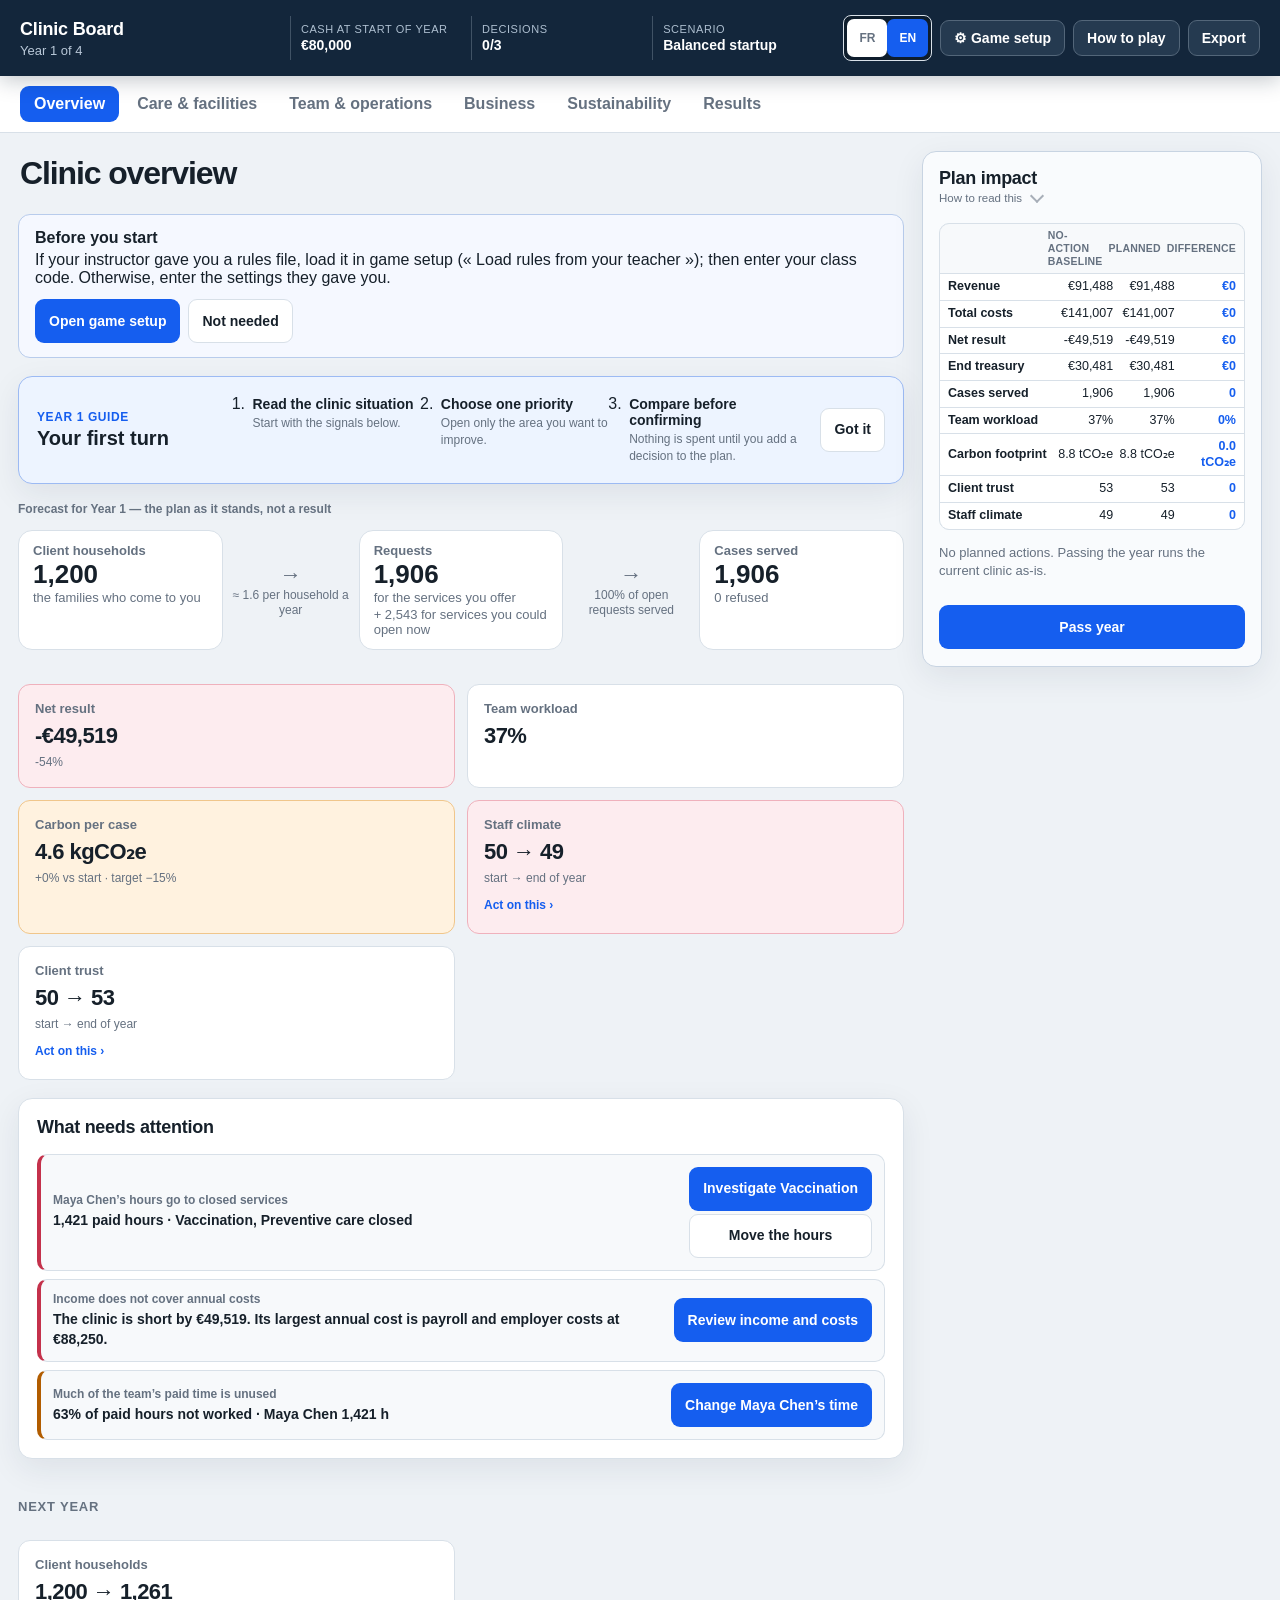
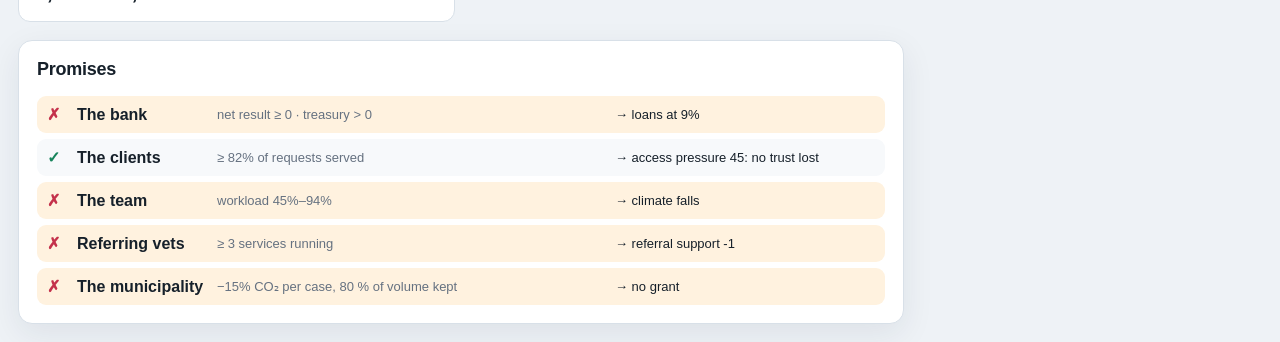
<file: index.html>
<!doctype html>
<html lang="en">
  <head>
    <meta charset="utf-8">
    <meta name="viewport" content="width=device-width, initial-scale=1">
    <title>Veterinary Clinic Systems Simulation</title>
    <link rel="icon" href="data:,">
    <link rel="stylesheet" href="styles.css?v=022f7dd7">
  </head>
  <body>
    <main id="app" class="app"></main>
    <div id="announcer" class="sr-only" aria-live="polite" aria-atomic="true"></div>
    <script src="i18n.js?v=2c19177a"></script>
    <script src="data.js?v=34dafd43"></script>
    <script src="app.js?v=5de0c175"></script>
  </body>
</html>
</file>
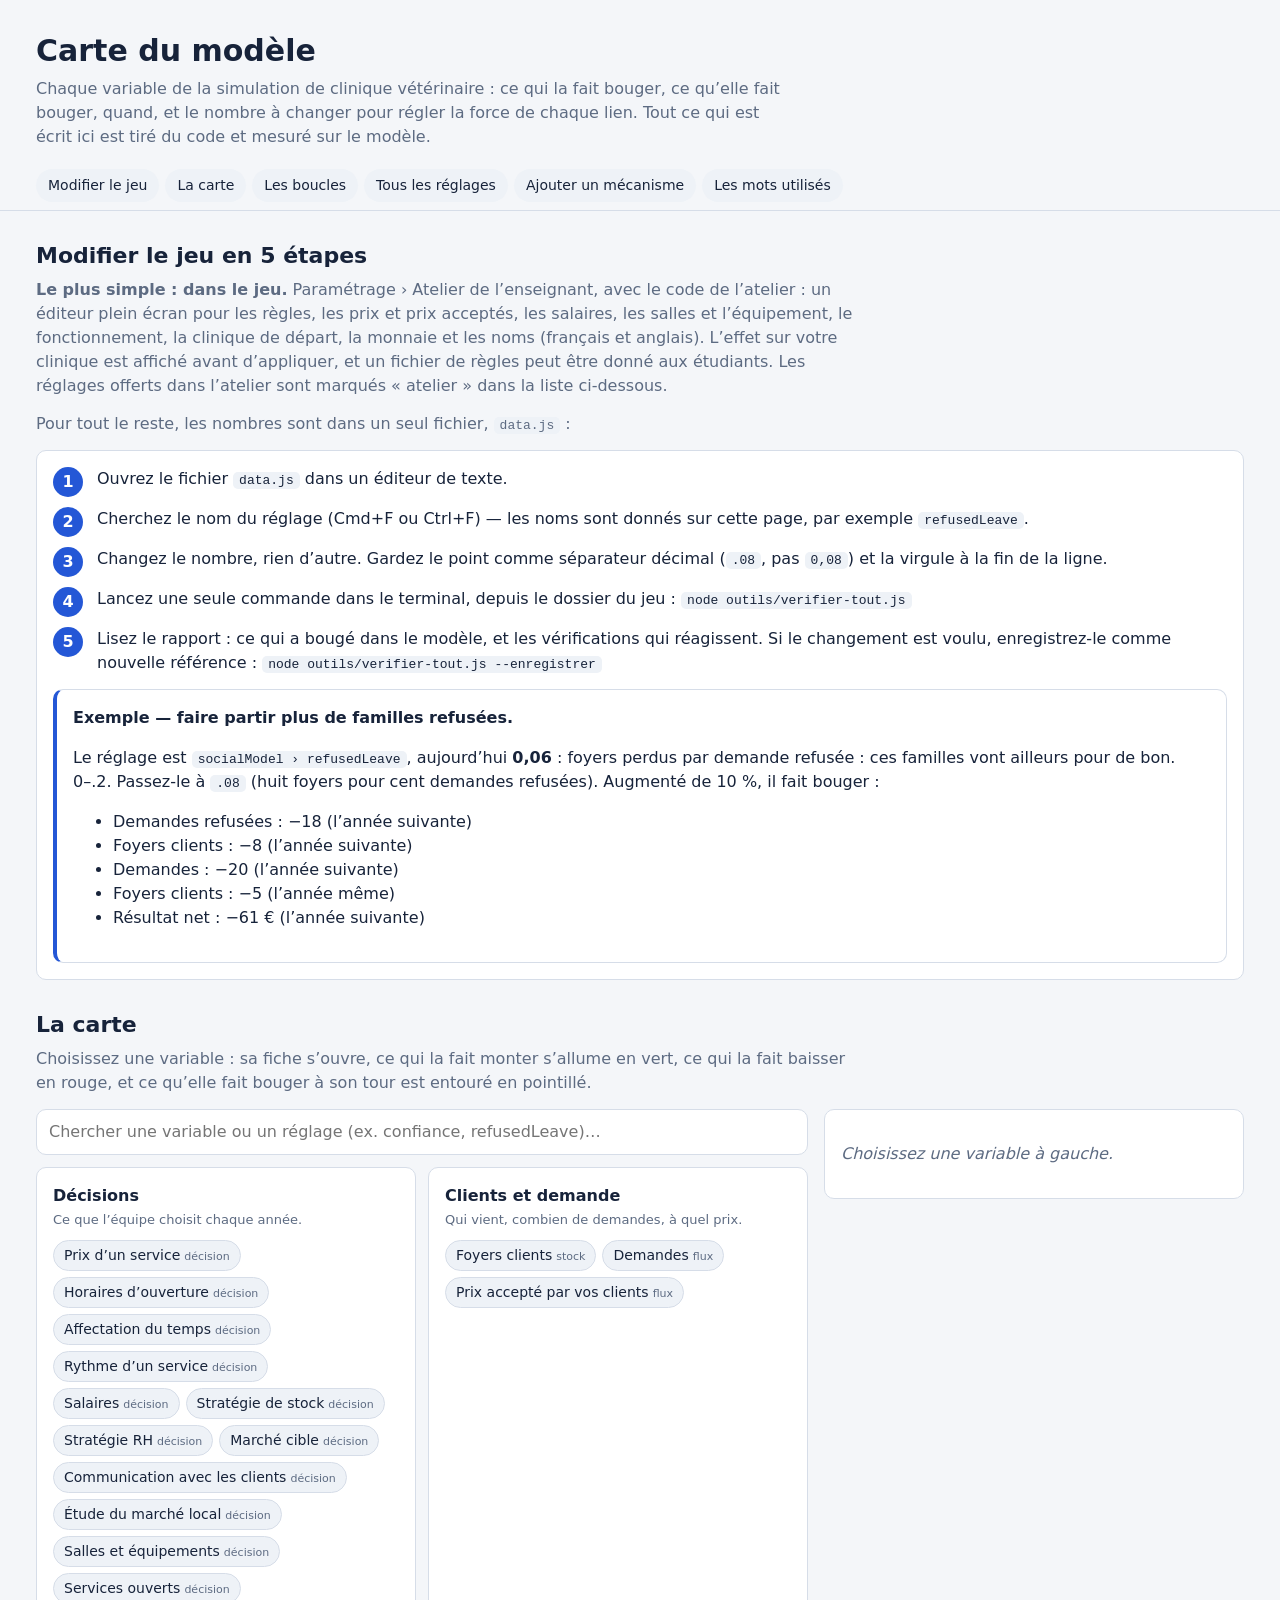
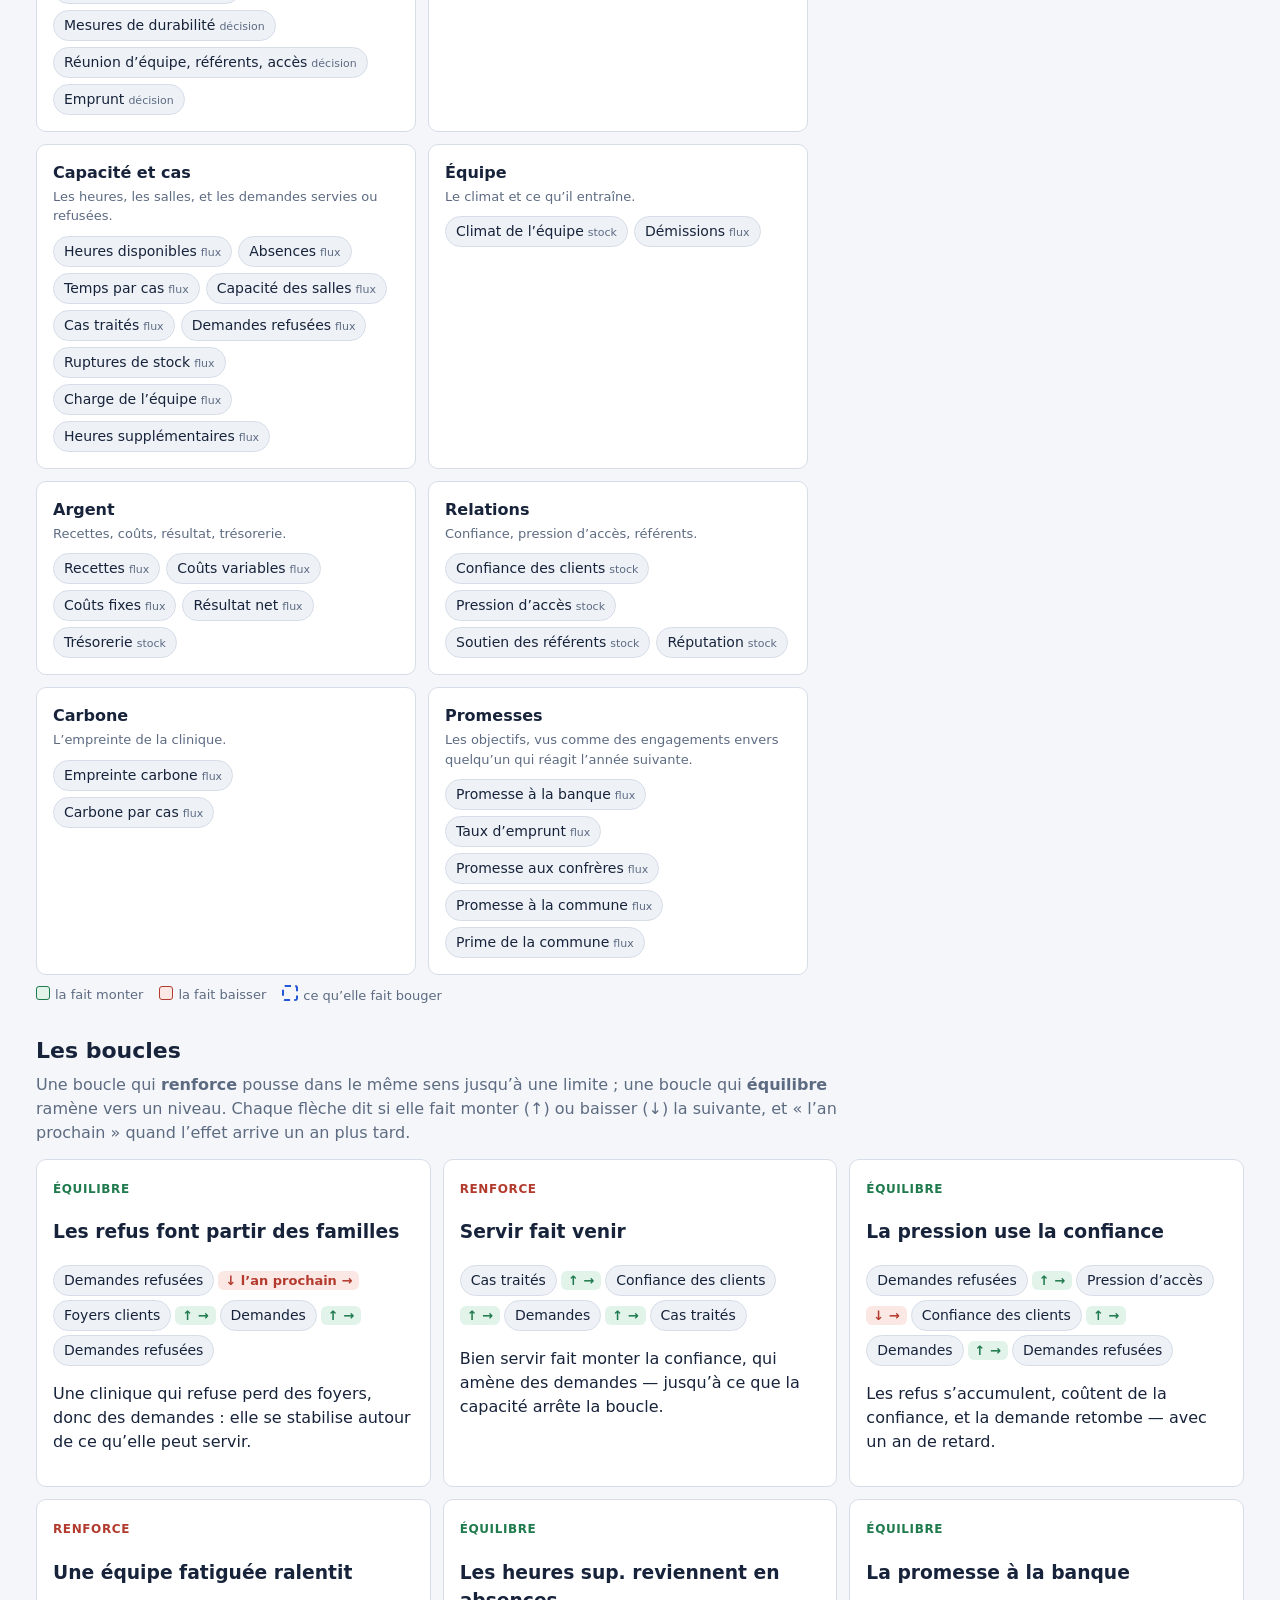
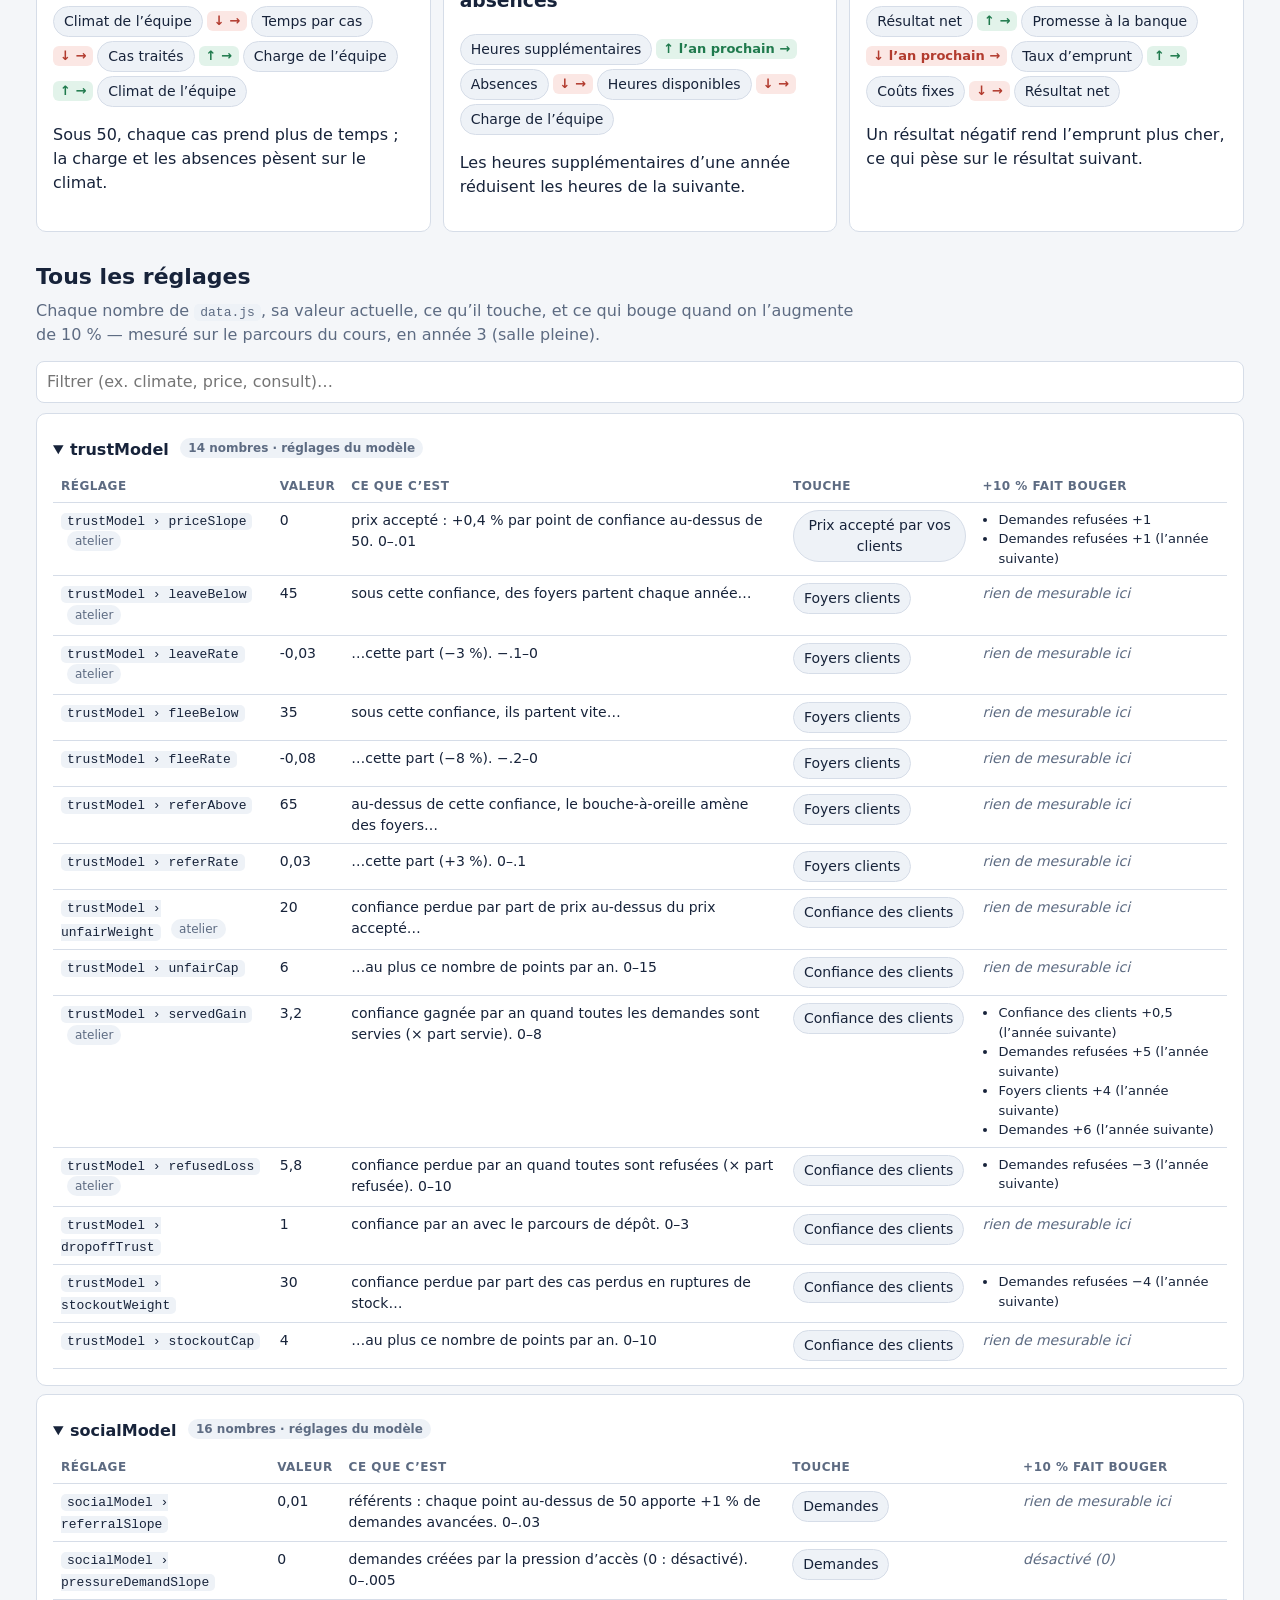
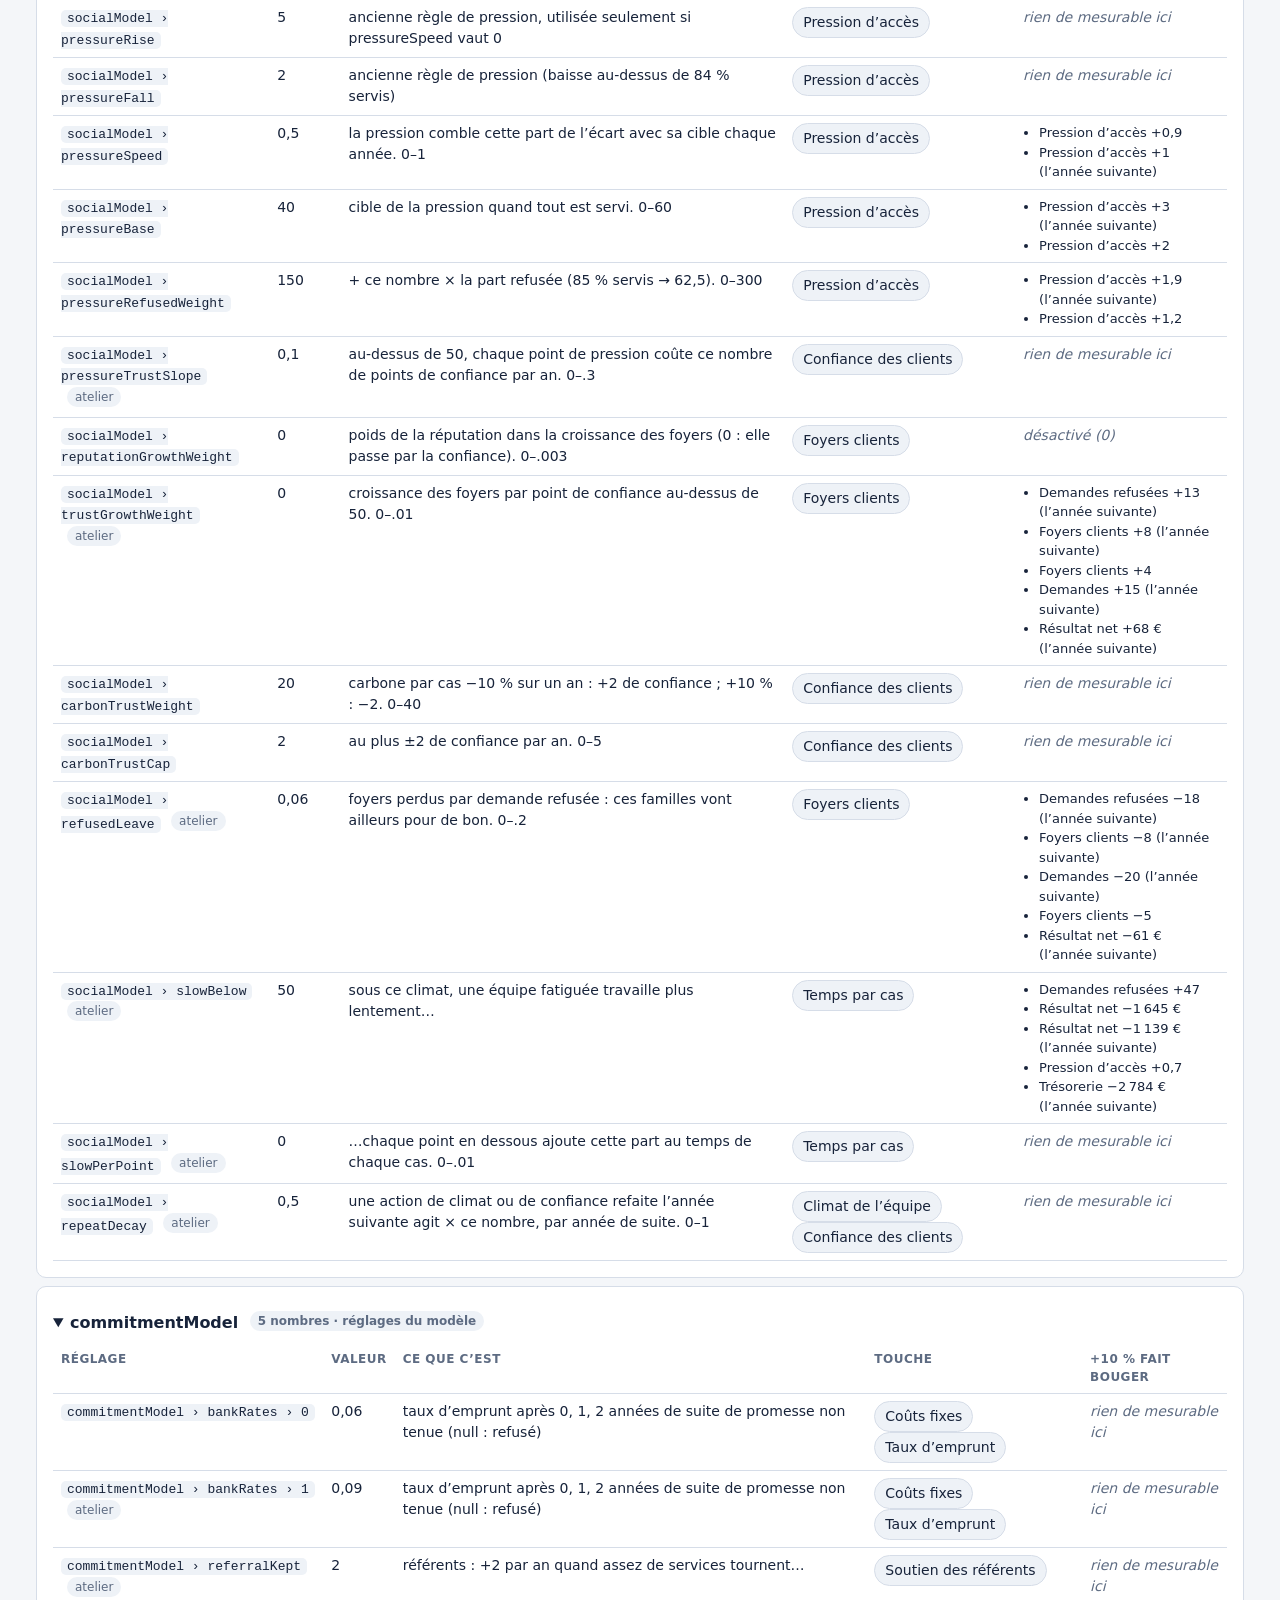
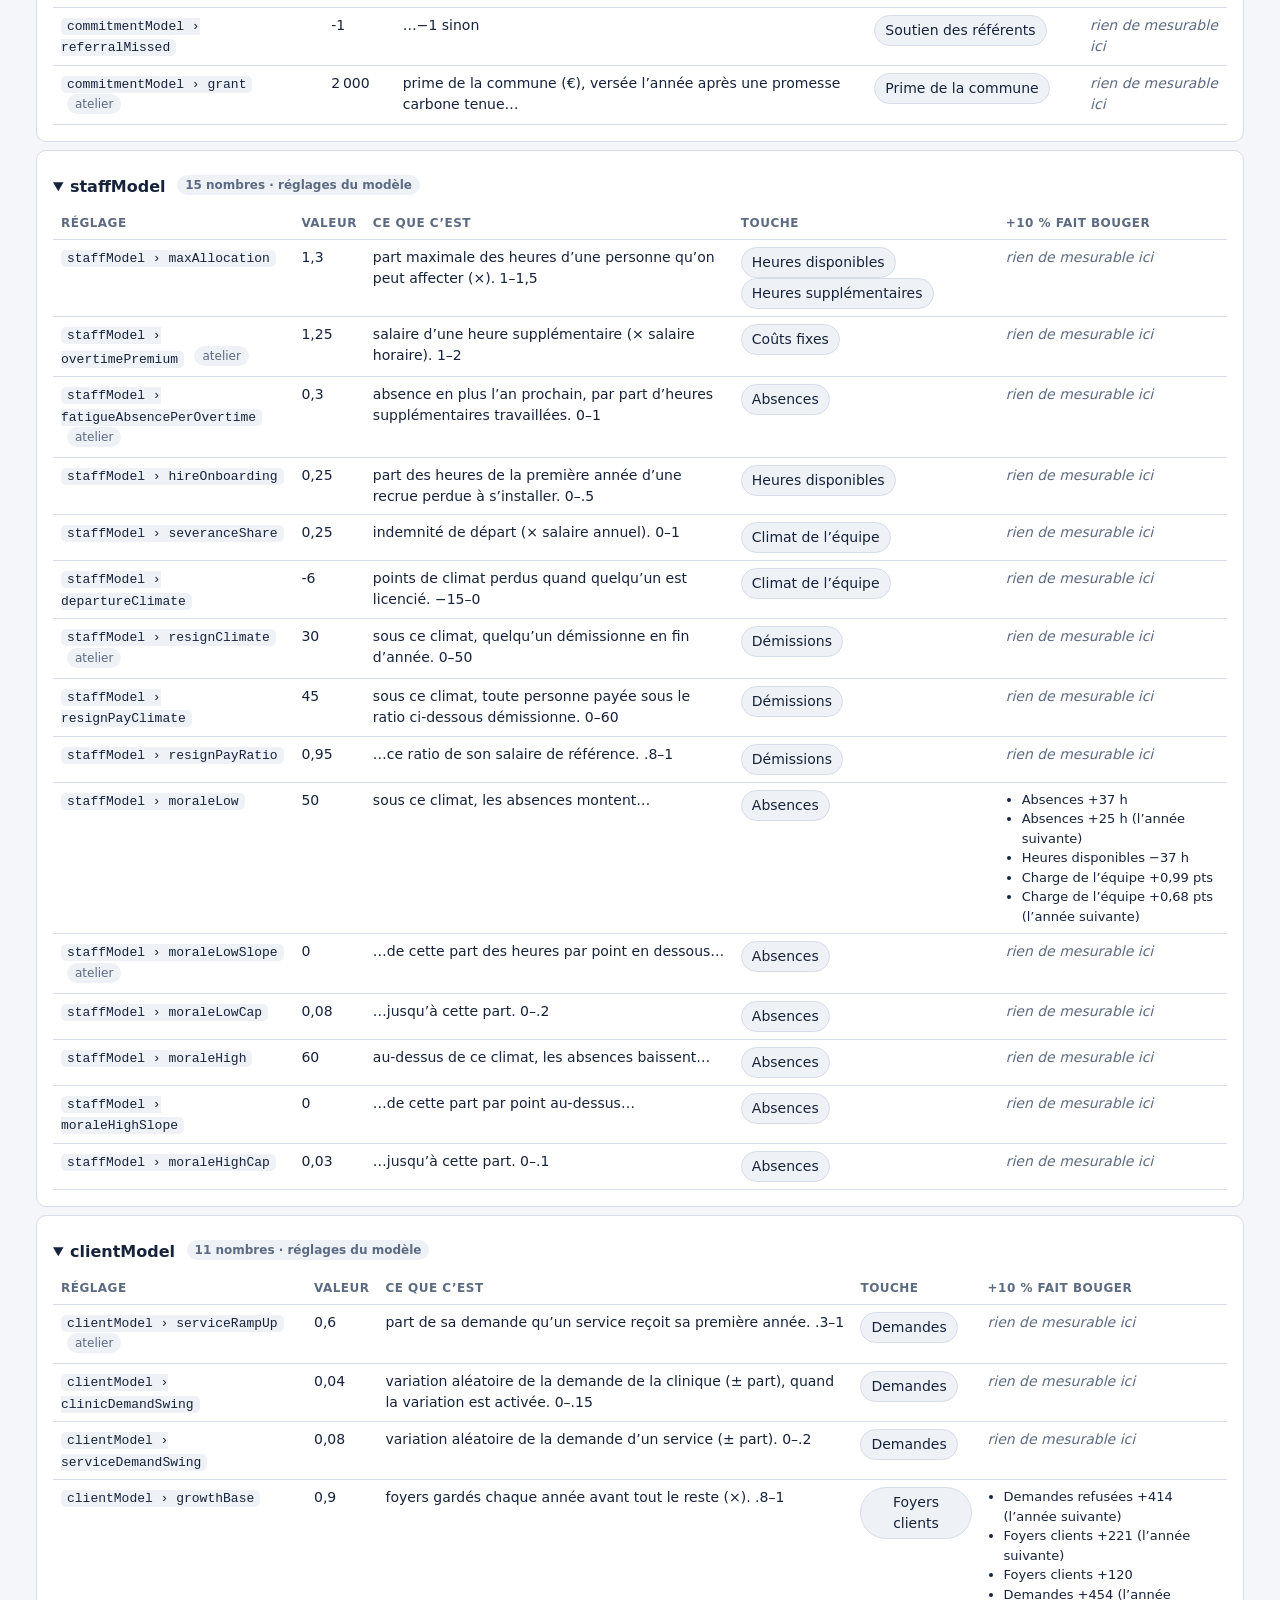
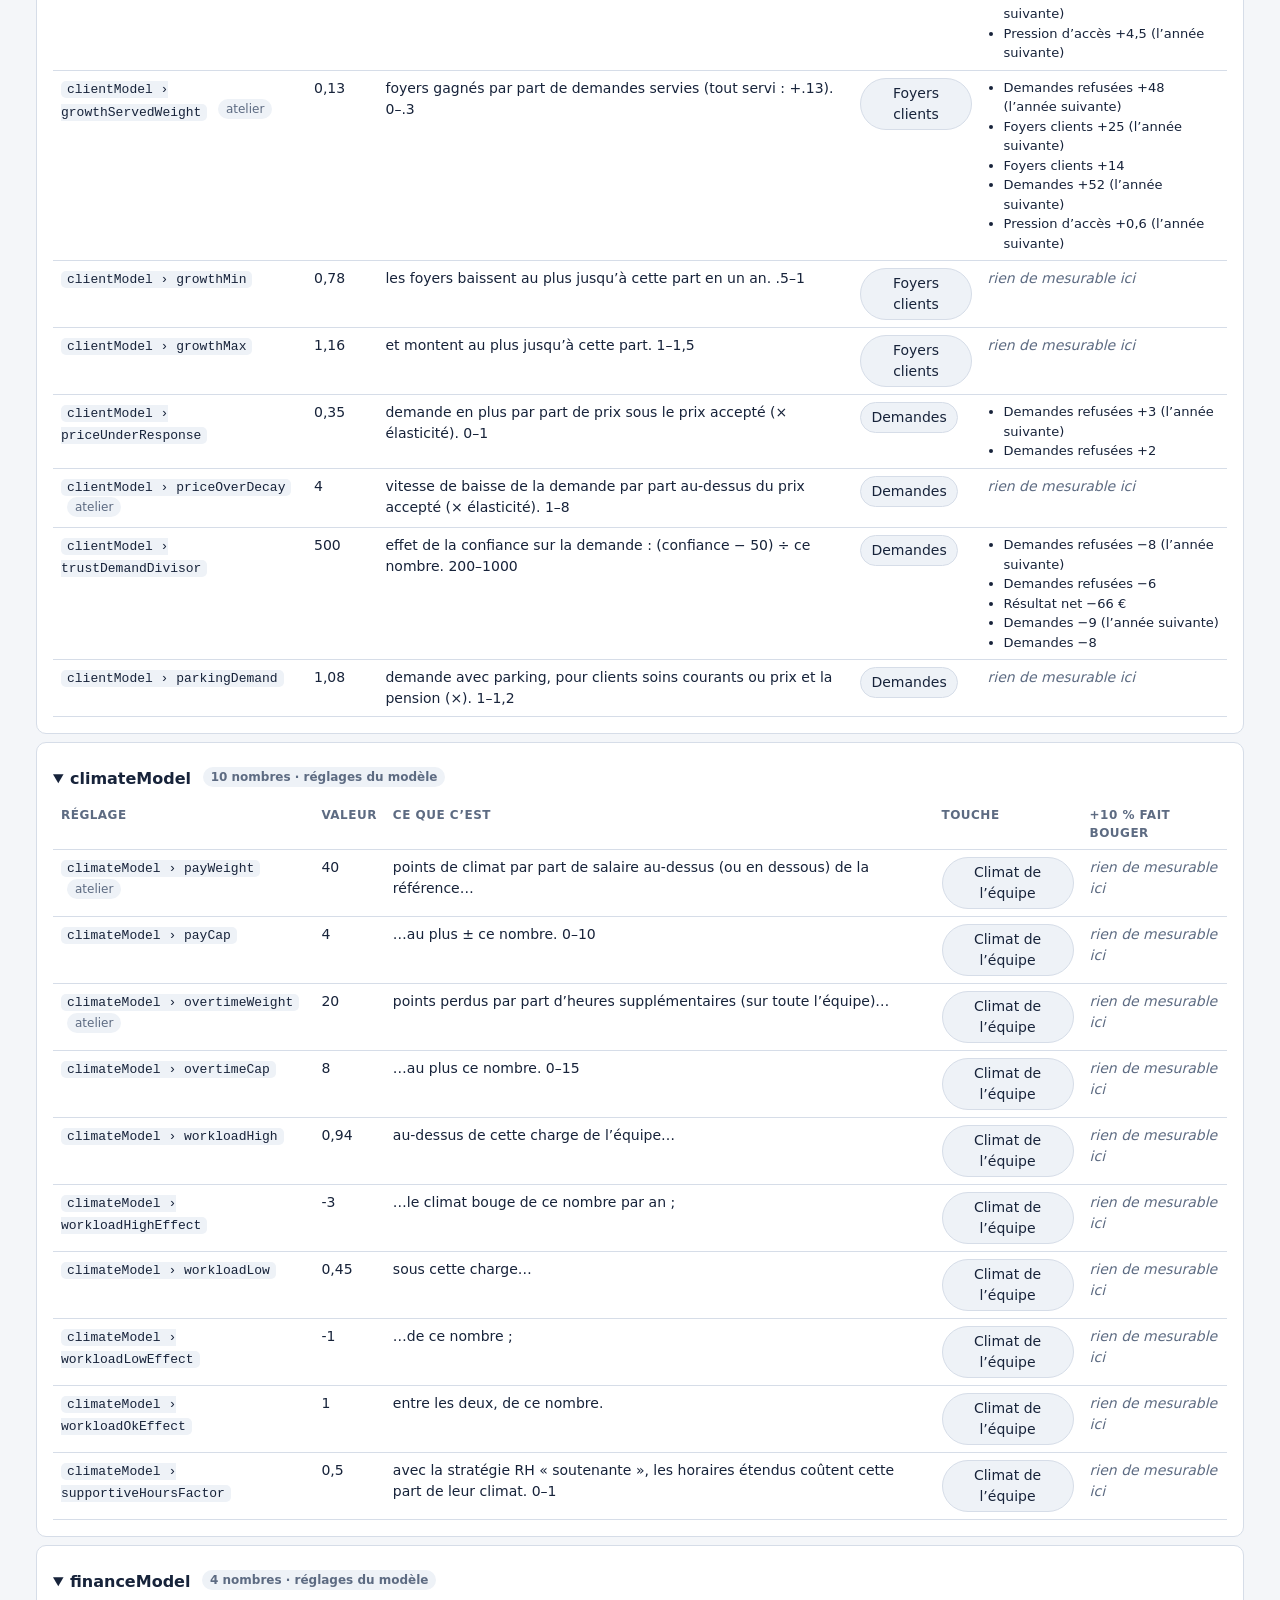
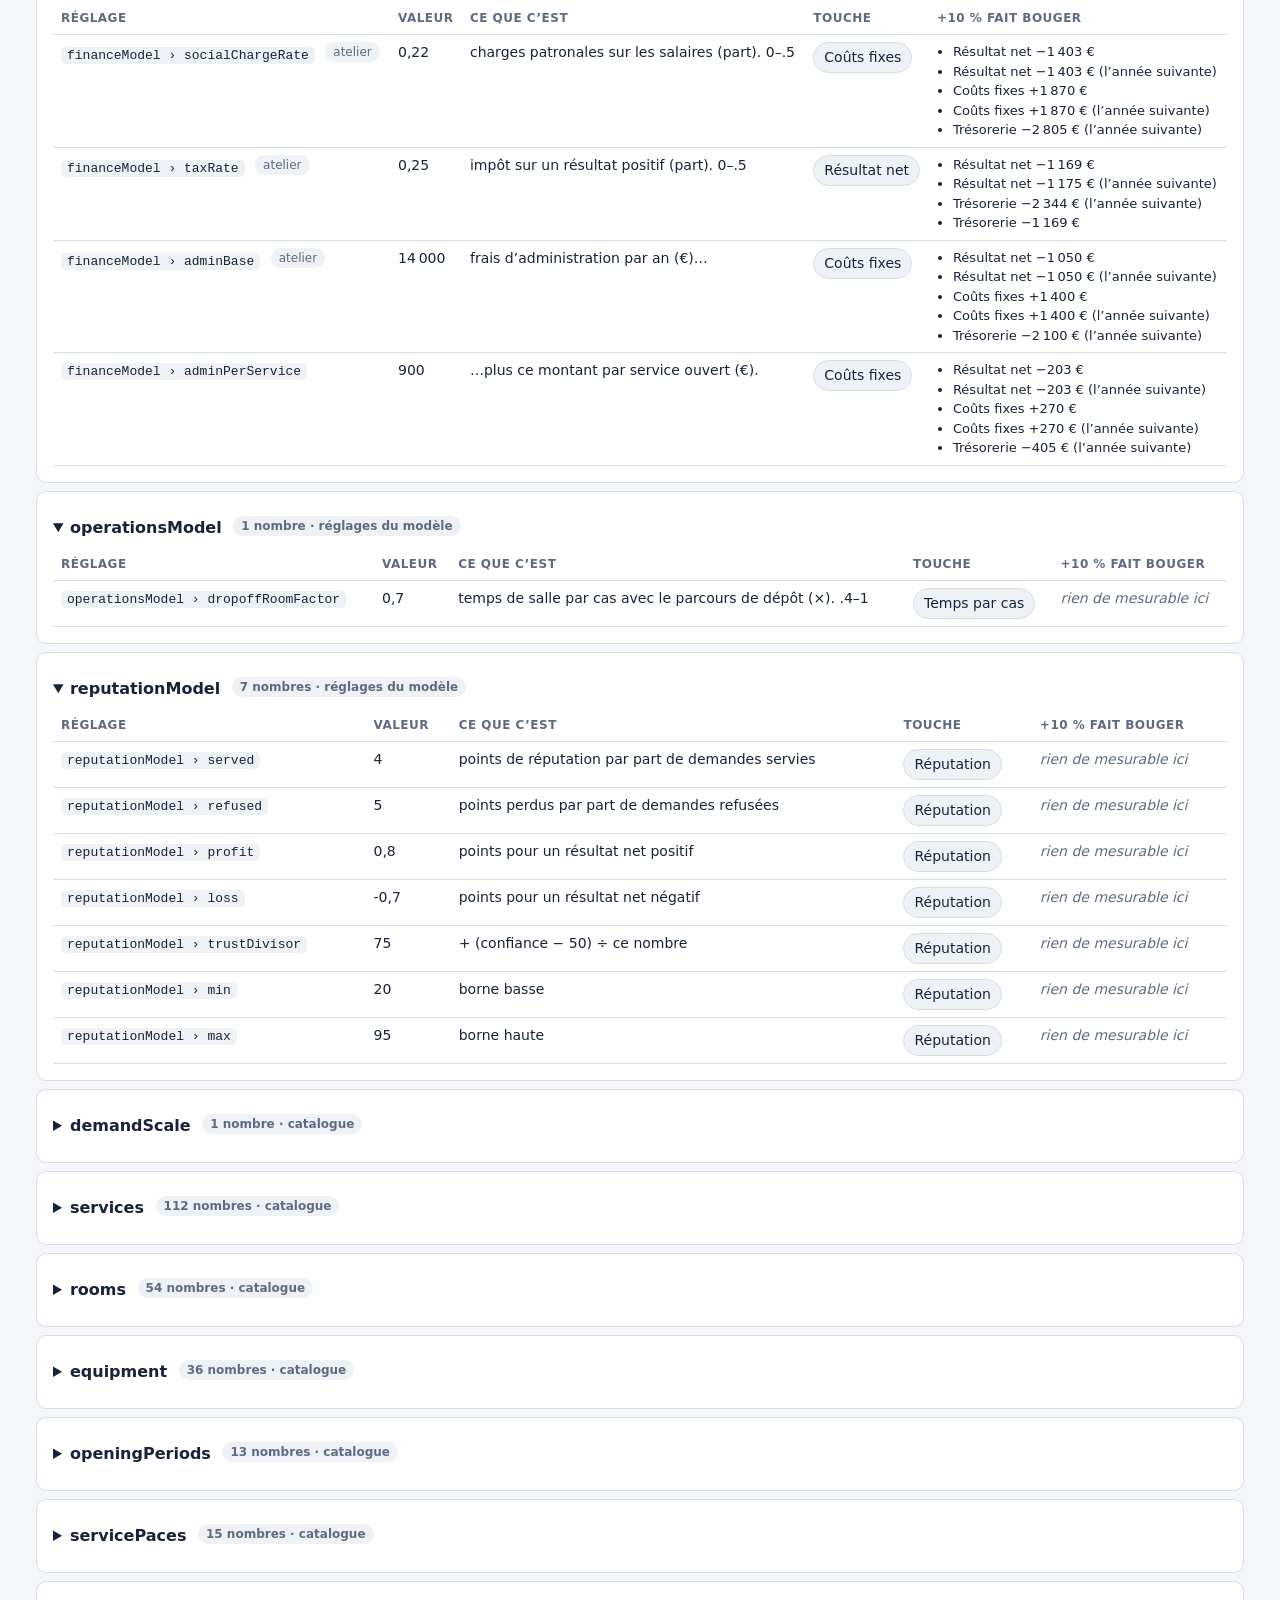
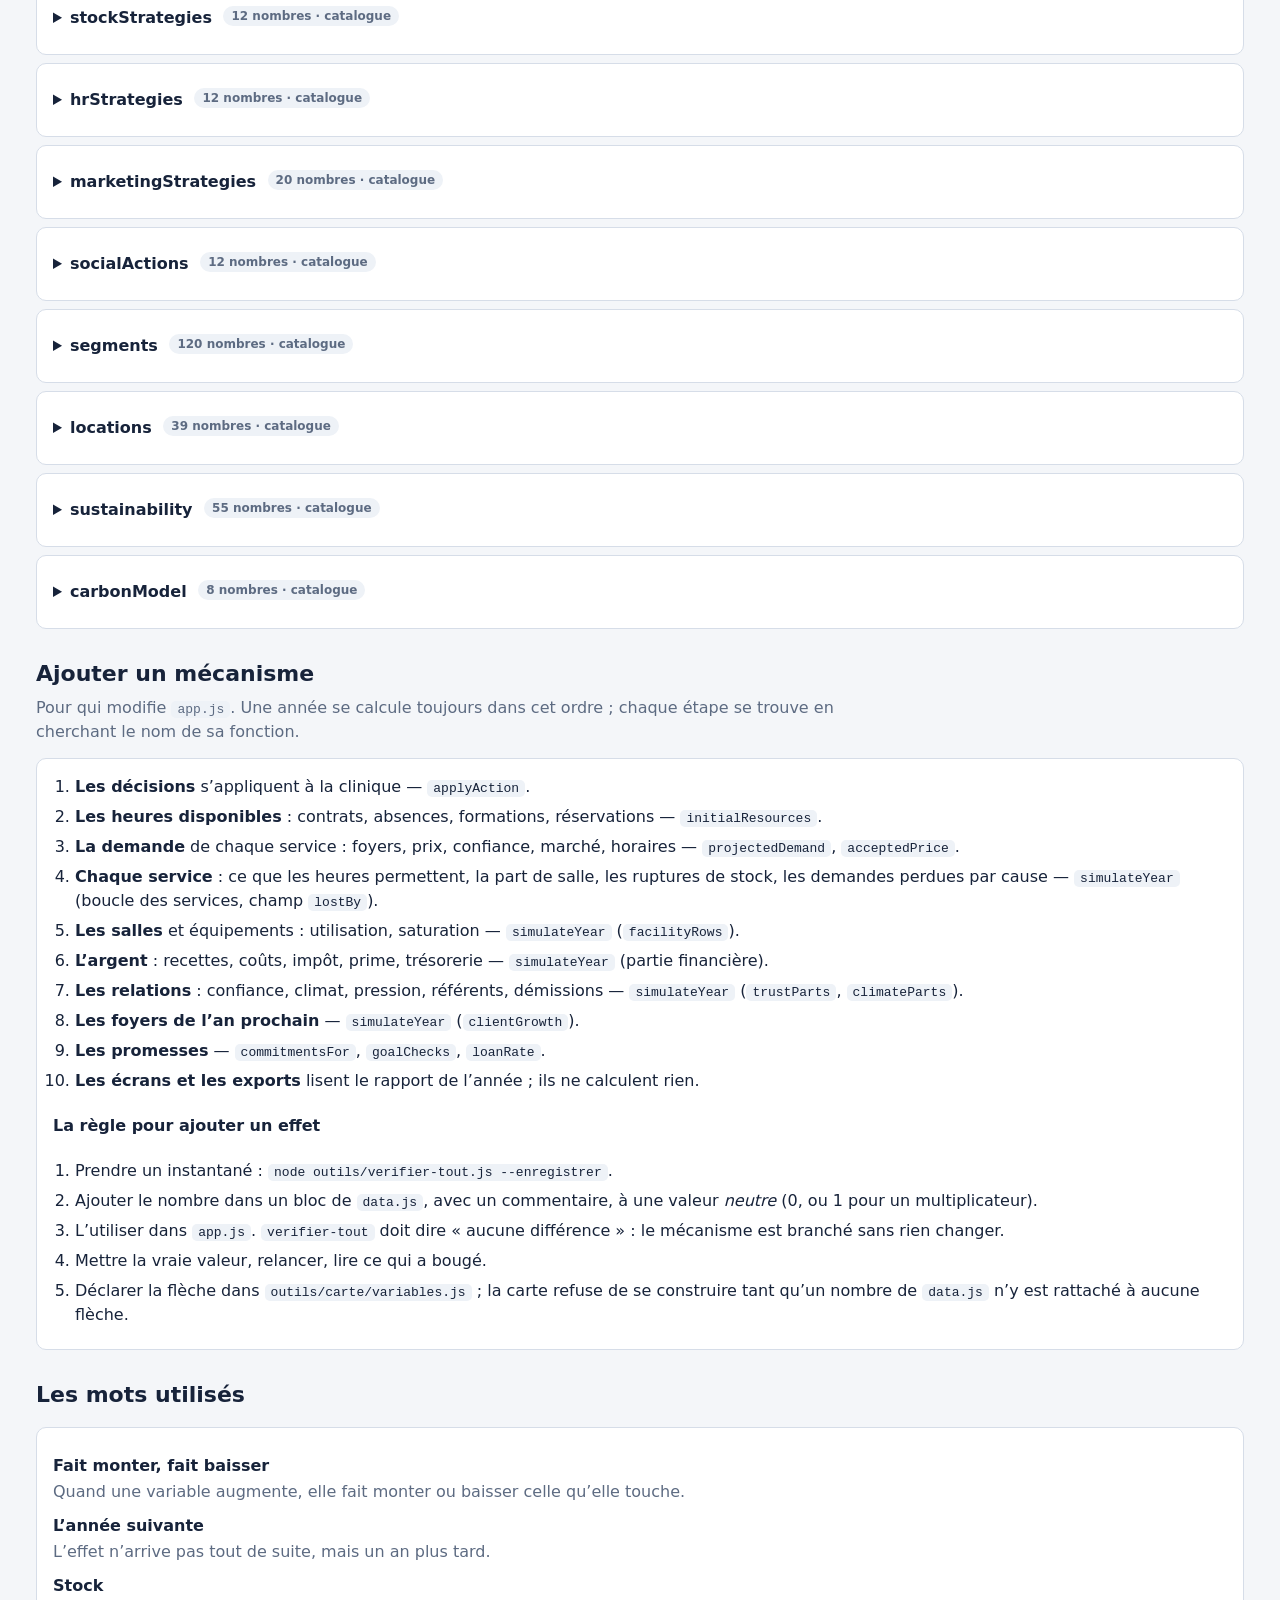
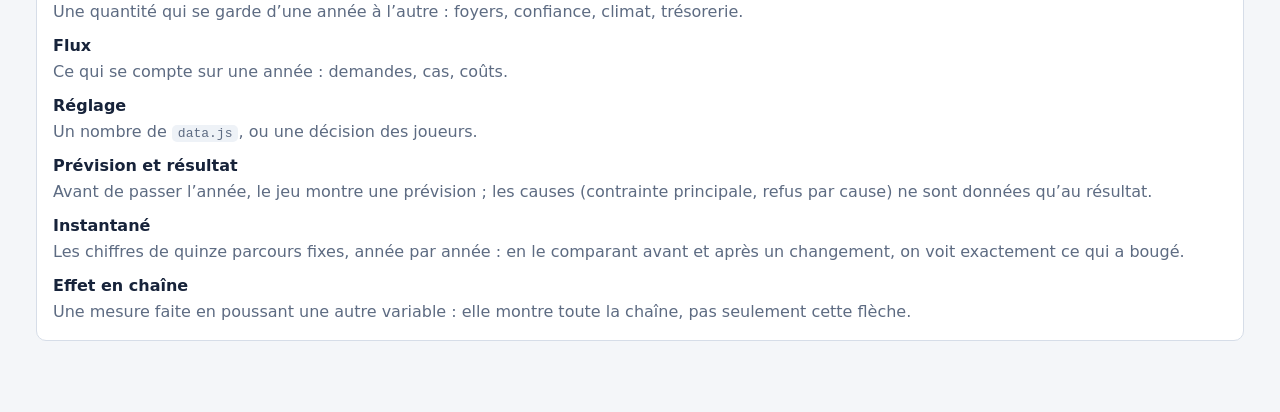
<file: carte-du-modele.html>
<!doctype html>
<html lang="fr">
<head>
<meta charset="utf-8">
<meta name="viewport" content="width=device-width, initial-scale=1">
<title>Carte du modèle</title>
<style>
  :root {
    --fond: #f4f6f9; --carte: #ffffff; --doux: #eef2f7; --encre: #17233a; --pale: #5d6b82; --trait: #d6dde8;
    --s: #1f7a4d; --s-doux: #e2f3ea; --o: #b23b2e; --o-doux: #fbe7e4; --accent: #2457d6; --accent-doux: #e6edfc; --delai: #9a6400;
    --rayon: 10px;
  }
  @media (prefers-color-scheme: dark) {
    :root:not([data-theme="light"]) {
      --fond: #0f1522; --carte: #172033; --doux: #1e2a40; --encre: #e7ecf5; --pale: #9aa8bf; --trait: #2c3a55;
      --s: #5fd39a; --s-doux: #163a2a; --o: #ff8a7a; --o-doux: #43211d; --accent: #8fb0ff; --accent-doux: #1e2d52; --delai: #f0b54a;
    }
  }
  :root[data-theme="dark"] {
    --fond: #0f1522; --carte: #172033; --doux: #1e2a40; --encre: #e7ecf5; --pale: #9aa8bf; --trait: #2c3a55;
    --s: #5fd39a; --s-doux: #163a2a; --o: #ff8a7a; --o-doux: #43211d; --accent: #8fb0ff; --accent-doux: #1e2d52; --delai: #f0b54a;
  }
  * { box-sizing: border-box; }
  body { margin: 0; background: var(--fond); color: var(--encre); font: 16px/1.5 system-ui, -apple-system, "Segoe UI", sans-serif; }
  header { padding: 28px 16px 12px; max-width: 1240px; margin: 0 auto; }
  h1 { margin: 0 0 4px; font-size: 30px; }
  header p { margin: 0; color: var(--pale); max-width: 760px; }
  nav { position: sticky; top: 0; z-index: 5; background: var(--fond); border-bottom: 1px solid var(--trait); }
  nav div { max-width: 1240px; margin: 0 auto; padding: 8px 16px; display: flex; gap: 6px; flex-wrap: wrap; }
  nav a { padding: 6px 12px; border-radius: 999px; color: var(--encre); text-decoration: none; font-size: 14px; background: var(--doux); }
  nav a:hover { background: var(--accent-doux); }
  @media (max-width: 700px) { nav { position: static; } .fiche { top: 0; } }
  main { max-width: 1240px; margin: 0 auto; padding: 0 16px 60px; }
  section { margin-top: 28px; }
  h2 { font-size: 22px; margin: 0 0 6px; }
  .intro { color: var(--pale); margin: 0 0 14px; max-width: 820px; }
  .bloc { background: var(--carte); border: 1px solid var(--trait); border-radius: var(--rayon); padding: 16px; }
  code, .reg { font-family: ui-monospace, SFMono-Regular, Menlo, monospace; font-size: 13px; background: var(--doux); padding: 1px 6px; border-radius: 5px; overflow-wrap: anywhere; }
  .etapes { counter-reset: e; list-style: none; padding: 0; margin: 0; display: grid; gap: 10px; }
  .etapes li { counter-increment: e; display: grid; grid-template-columns: 34px 1fr; gap: 10px; align-items: start; }
  .etapes li::before { content: counter(e); width: 30px; height: 30px; border-radius: 50%; background: var(--accent); color: #fff; display: grid; place-items: center; font-weight: 700; }
  .exemple { margin-top: 14px; border-left: 4px solid var(--accent); }
  .carte-zone { display: grid; grid-template-columns: minmax(0, 1fr) minmax(0, 420px); gap: 16px; align-items: start; }
  @media (max-width: 980px) { .carte-zone { grid-template-columns: 1fr; } }
  .recherche { width: 100%; padding: 10px 12px; border-radius: var(--rayon); border: 1px solid var(--trait); background: var(--carte); color: var(--encre); font: inherit; margin-bottom: 12px; }
  .regions { display: grid; grid-template-columns: repeat(auto-fill, minmax(250px, 1fr)); gap: 12px; }
  .region h3 { margin: 0 0 2px; font-size: 16px; }
  .region p { margin: 0 0 10px; color: var(--pale); font-size: 13px; }
  .puces { display: flex; flex-wrap: wrap; gap: 6px; }
  .puce { border: 1px solid var(--trait); background: var(--doux); color: var(--encre); border-radius: 999px; padding: 4px 10px; font: inherit; font-size: 14px; cursor: pointer; }
  .puce small { color: var(--pale); margin-left: 4px; font-size: 11px; }
  .puce.choisie { background: var(--accent); color: #fff; border-color: var(--accent); }
  .puce.choisie small { color: #dfe7ff; }
  .puce.cause-S { background: var(--s-doux); border-color: var(--s); }
  .puce.cause-O { background: var(--o-doux); border-color: var(--o); }
  .puce.effet { outline: 2px dashed var(--accent); outline-offset: 1px; }
  .puce.cachee { opacity: .25; }
  .legende { display: flex; flex-wrap: wrap; gap: 10px 16px; font-size: 13px; color: var(--pale); margin: 10px 0 0; }
  .legende span::before { content: ""; display: inline-block; width: 12px; height: 12px; border-radius: 3px; margin-right: 5px; vertical-align: -1px; }
  .lg-s::before { background: var(--s-doux); border: 1px solid var(--s); }
  .lg-o::before { background: var(--o-doux); border: 1px solid var(--o); }
  .lg-e::before { border: 2px dashed var(--accent); }
  .fiche { position: sticky; top: 64px; max-height: calc(100vh - 80px); overflow: auto; }
  @media (max-width: 980px) { .fiche { position: static; max-height: none; } }
  .fiche h3 { margin: 0; font-size: 20px; }
  .genre { display: inline-block; font-size: 12px; padding: 1px 8px; border-radius: 999px; background: var(--doux); color: var(--pale); margin-left: 6px; vertical-align: 3px; }
  .fiche h4 { margin: 16px 0 6px; font-size: 14px; text-transform: uppercase; letter-spacing: .04em; color: var(--pale); }
  .fleche { border: 1px solid var(--trait); border-radius: 8px; padding: 8px 10px; margin-bottom: 6px; }
  .fleche .tete { display: flex; flex-wrap: wrap; align-items: center; gap: 6px; }
  .sens { font-weight: 700; padding: 0 7px; border-radius: 6px; font-size: 13px; }
  .sens.S { color: var(--s); background: var(--s-doux); }
  .sens.O { color: var(--o); background: var(--o-doux); }
  .quand { font-size: 12px; color: var(--pale); }
  .quand.suivante { color: var(--delai); font-weight: 600; }
  .fleche ul { margin: 6px 0 0; padding-left: 18px; font-size: 14px; }
  .fleche .note { font-size: 13px; color: var(--pale); margin: 4px 0 0; }
  .lien { background: none; border: 0; color: var(--accent); font: inherit; cursor: pointer; padding: 0; text-decoration: underline; }
  .boucles { display: grid; grid-template-columns: repeat(auto-fill, minmax(300px, 1fr)); gap: 12px; }
  .boucle .type { font-size: 12px; font-weight: 700; text-transform: uppercase; letter-spacing: .05em; }
  .boucle .type.renforce { color: var(--o); } .boucle .type.equilibre { color: var(--s); }
  .chemin { display: flex; flex-wrap: wrap; align-items: center; gap: 4px; margin: 8px 0; }
  table { width: 100%; border-collapse: collapse; font-size: 14px; }
  th, td { text-align: left; padding: 7px 8px; border-bottom: 1px solid var(--trait); vertical-align: top; }
  th { font-size: 12px; color: var(--pale); text-transform: uppercase; letter-spacing: .04em; }
  td.val { font-variant-numeric: tabular-nums; white-space: nowrap; }
  .defile { overflow-x: auto; }
  details.bloc-reg { margin-bottom: 8px; }
  details.bloc-reg > summary { cursor: pointer; font-weight: 600; padding: 8px 0; }
  .filtres { display: flex; gap: 8px; flex-wrap: wrap; margin-bottom: 10px; }
  .filtres input { flex: 1; min-width: 200px; padding: 8px 10px; border-radius: 8px; border: 1px solid var(--trait); background: var(--carte); color: var(--encre); font: inherit; }
  .effets { margin: 0; padding-left: 16px; font-size: 13px; }
  .ordre { margin: 0; padding-left: 22px; }
  .ordre li { margin-bottom: 6px; }
  .glossaire dt { font-weight: 700; margin-top: 10px; }
  .glossaire dd { margin: 2px 0 0; color: var(--pale); }
  .vide { color: var(--pale); font-style: italic; }
</style>
</head>
<body>
<header>
  <h1>Carte du modèle</h1>
  <p>Chaque variable de la simulation de clinique vétérinaire : ce qui la fait bouger, ce qu’elle fait bouger, quand, et le nombre à changer pour régler la force de chaque lien. Tout ce qui est écrit ici est tiré du code et mesuré sur le modèle.</p>
</header>
<nav><div>
  <a href="#modifier">Modifier le jeu</a><a href="#carte">La carte</a><a href="#boucles">Les boucles</a><a href="#reglages">Tous les réglages</a><a href="#mecanisme">Ajouter un mécanisme</a><a href="#mots">Les mots utilisés</a>
</div></nav>
<main>
  <section id="modifier">
    <h2>Modifier le jeu en 5 étapes</h2>
    <p class="intro"><strong>Le plus simple : dans le jeu.</strong> Paramétrage › Atelier de l’enseignant, avec le code de l’atelier : un éditeur plein écran pour les règles, les prix et prix acceptés, les salaires, les salles et l’équipement, le fonctionnement, la clinique de départ, la monnaie et les noms (français et anglais). L’effet sur votre clinique est affiché avant d’appliquer, et un fichier de règles peut être donné aux étudiants. Les réglages offerts dans l’atelier sont marqués « atelier » dans la liste ci-dessous.</p>
    <p class="intro">Pour tout le reste, les nombres sont dans un seul fichier, <code>data.js</code> :</p>
    <div class="bloc">
      <ol class="etapes">
        <li><div>Ouvrez le fichier <code>data.js</code> dans un éditeur de texte.</div></li>
        <li><div>Cherchez le nom du réglage (Cmd+F ou Ctrl+F) — les noms sont donnés sur cette page, par exemple <code>refusedLeave</code>.</div></li>
        <li><div>Changez le nombre, rien d’autre. Gardez le point comme séparateur décimal (<code>.08</code>, pas <code>0,08</code>) et la virgule à la fin de la ligne.</div></li>
        <li><div>Lancez une seule commande dans le terminal, depuis le dossier du jeu : <code>node outils/verifier-tout.js</code></div></li>
        <li><div>Lisez le rapport : ce qui a bougé dans le modèle, et les vérifications qui réagissent. Si le changement est voulu, enregistrez-le comme nouvelle référence : <code>node outils/verifier-tout.js --enregistrer</code></div></li>
      </ol>
      <div class="bloc exemple" id="exemple"></div>
    </div>
  </section>

  <section id="carte">
    <h2>La carte</h2>
    <p class="intro">Choisissez une variable : sa fiche s’ouvre, ce qui la fait monter s’allume en vert, ce qui la fait baisser en rouge, et ce qu’elle fait bouger à son tour est entouré en pointillé.</p>
    <div class="carte-zone">
      <div>
        <input class="recherche" id="recherche" type="search" placeholder="Chercher une variable ou un réglage (ex. confiance, refusedLeave)…" aria-label="Chercher">
        <div class="regions" id="regions"></div>
        <p class="legende"><span class="lg-s">la fait monter</span><span class="lg-o">la fait baisser</span><span class="lg-e">ce qu’elle fait bouger</span></p>
      </div>
      <aside class="bloc fiche" id="fiche" aria-live="polite"><p class="vide">Choisissez une variable à gauche.</p></aside>
    </div>
  </section>

  <section id="boucles">
    <h2>Les boucles</h2>
    <p class="intro">Une boucle qui <strong>renforce</strong> pousse dans le même sens jusqu’à une limite ; une boucle qui <strong>équilibre</strong> ramène vers un niveau. Chaque flèche dit si elle fait monter (↑) ou baisser (↓) la suivante, et « l’an prochain » quand l’effet arrive un an plus tard.</p>
    <div class="boucles" id="liste-boucles"></div>
  </section>

  <section id="reglages">
    <h2>Tous les réglages</h2>
    <p class="intro">Chaque nombre de <code>data.js</code>, sa valeur actuelle, ce qu’il touche, et ce qui bouge quand on l’augmente de 10 % — mesuré sur le parcours du cours, en année 3 (salle pleine).</p>
    <div class="filtres"><input id="filtre" type="search" placeholder="Filtrer (ex. climate, price, consult)…" aria-label="Filtrer les réglages"></div>
    <div id="liste-reglages"></div>
  </section>

  <section id="mecanisme">
    <h2>Ajouter un mécanisme</h2>
    <p class="intro">Pour qui modifie <code>app.js</code>. Une année se calcule toujours dans cet ordre ; chaque étape se trouve en cherchant le nom de sa fonction.</p>
    <div class="bloc">
      <ol class="ordre">
        <li><strong>Les décisions</strong> s’appliquent à la clinique — <code>applyAction</code>.</li>
        <li><strong>Les heures disponibles</strong> : contrats, absences, formations, réservations — <code>initialResources</code>.</li>
        <li><strong>La demande</strong> de chaque service : foyers, prix, confiance, marché, horaires — <code>projectedDemand</code>, <code>acceptedPrice</code>.</li>
        <li><strong>Chaque service</strong> : ce que les heures permettent, la part de salle, les ruptures de stock, les demandes perdues par cause — <code>simulateYear</code> (boucle des services, champ <code>lostBy</code>).</li>
        <li><strong>Les salles</strong> et équipements : utilisation, saturation — <code>simulateYear</code> (<code>facilityRows</code>).</li>
        <li><strong>L’argent</strong> : recettes, coûts, impôt, prime, trésorerie — <code>simulateYear</code> (partie financière).</li>
        <li><strong>Les relations</strong> : confiance, climat, pression, référents, démissions — <code>simulateYear</code> (<code>trustParts</code>, <code>climateParts</code>).</li>
        <li><strong>Les foyers de l’an prochain</strong> — <code>simulateYear</code> (<code>clientGrowth</code>).</li>
        <li><strong>Les promesses</strong> — <code>commitmentsFor</code>, <code>goalChecks</code>, <code>loanRate</code>.</li>
        <li><strong>Les écrans et les exports</strong> lisent le rapport de l’année ; ils ne calculent rien.</li>
      </ol>
      <h4>La règle pour ajouter un effet</h4>
      <ol class="ordre">
        <li>Prendre un instantané : <code>node outils/verifier-tout.js --enregistrer</code>.</li>
        <li>Ajouter le nombre dans un bloc de <code>data.js</code>, avec un commentaire, à une valeur <em>neutre</em> (0, ou 1 pour un multiplicateur).</li>
        <li>L’utiliser dans <code>app.js</code>. <code>verifier-tout</code> doit dire « aucune différence » : le mécanisme est branché sans rien changer.</li>
        <li>Mettre la vraie valeur, relancer, lire ce qui a bougé.</li>
        <li>Déclarer la flèche dans <code>outils/carte/variables.js</code> ; la carte refuse de se construire tant qu’un nombre de <code>data.js</code> n’y est rattaché à aucune flèche.</li>
      </ol>
    </div>
  </section>

  <section id="mots">
    <h2>Les mots utilisés</h2>
    <dl class="bloc glossaire">
      <dt>Fait monter, fait baisser</dt><dd>Quand une variable augmente, elle fait monter ou baisser celle qu’elle touche.</dd>
      <dt>L’année suivante</dt><dd>L’effet n’arrive pas tout de suite, mais un an plus tard.</dd>
      <dt>Stock</dt><dd>Une quantité qui se garde d’une année à l’autre : foyers, confiance, climat, trésorerie.</dd>
      <dt>Flux</dt><dd>Ce qui se compte sur une année : demandes, cas, coûts.</dd>
      <dt>Réglage</dt><dd>Un nombre de <code>data.js</code>, ou une décision des joueurs.</dd>
      <dt>Prévision et résultat</dt><dd>Avant de passer l’année, le jeu montre une prévision ; les causes (contrainte principale, refus par cause) ne sont données qu’au résultat.</dd>
      <dt>Instantané</dt><dd>Les chiffres de quinze parcours fixes, année par année : en le comparant avant et après un changement, on voit exactement ce qui a bougé.</dd>
      <dt>Effet en chaîne</dt><dd>Une mesure faite en poussant une autre variable : elle montre toute la chaîne, pas seulement cette flèche.</dd>
    </dl>
  </section>
</main>
<script type="application/json" id="donnees">{"regions":[{"id":"decisions","nom":"Décisions","texte":"Ce que l’équipe choisit chaque année."},{"id":"clients","nom":"Clients et demande","texte":"Qui vient, combien de demandes, à quel prix."},{"id":"capacite","nom":"Capacité et cas","texte":"Les heures, les salles, et les demandes servies ou refusées."},{"id":"equipe","nom":"Équipe","texte":"Le climat et ce qu’il entraîne."},{"id":"argent","nom":"Argent","texte":"Recettes, coûts, résultat, trésorerie."},{"id":"relations","nom":"Relations","texte":"Confiance, pression d’accès, référents."},{"id":"carbone","nom":"Carbone","texte":"L’empreinte de la clinique."},{"id":"promesses","nom":"Promesses","texte":"Les objectifs, vus comme des engagements envers quelqu’un qui réagit l’année suivante."}],"variables":[{"id":"prix","region":"decisions","nom":"Prix d’un service","genre":"reglage","fonction":"projectedDemand","definition":"Le prix que la clinique demande pour un cas.","lire":"Gestion › Prix des services"},{"id":"horaires","region":"decisions","nom":"Horaires d’ouverture","genre":"reglage","fonction":"openingHours","definition":"Les périodes ouvertes en plus de la journée standard : semaine prolongée, dimanche, nuit.","lire":"Équipe et opérations › Horaires d’ouverture"},{"id":"affectation","region":"decisions","nom":"Affectation du temps","genre":"reglage","fonction":"initialResources","definition":"La part des heures de chaque personne donnée à chaque service.","lire":"Équipe et opérations › Modifier l’affectation du temps"},{"id":"rythme","region":"decisions","nom":"Rythme d’un service","genre":"reglage","fonction":"servicePace","definition":"Approfondi, standard ou rapide : le temps passé par cas.","lire":"Soins et installations › Explorer les services › fiche du service"},{"id":"salaires","region":"decisions","nom":"Salaires","genre":"reglage","fonction":"salaryCapacityMultiplier","definition":"Le salaire de chaque personne, comparé à sa référence.","lire":"Équipe et opérations › Salaire"},{"id":"strategie_stock","region":"decisions","nom":"Stratégie de stock","genre":"reglage","fonction":"simulateYear","definition":"Basique, coordonnée ou optimisée : dépenses de fournitures et ruptures.","lire":"Équipe et opérations › Stratégie de stock"},{"id":"strategie_rh","region":"decisions","nom":"Stratégie RH","genre":"reglage","fonction":"simulateYear","definition":"Réactive, structurée ou soutenante : absences, climat, départs.","lire":"Équipe et opérations › Stratégie RH"},{"id":"marche","region":"decisions","nom":"Marché cible","genre":"reglage","fonction":"projectedDemand","definition":"Le type de clients visé : ce qu’ils demandent et le prix qu’ils acceptent.","lire":"Gestion › Marché cible"},{"id":"communication","region":"decisions","nom":"Communication avec les clients","genre":"reglage","fonction":"communicationStrength","definition":"De base, suivi régulier ou ciblée : confiance, demandes et prix accepté.","lire":"Gestion › Communication et étude de marché"},{"id":"etude","region":"decisions","nom":"Étude du marché local","genre":"reglage","fonction":"acceptedKnown","definition":"Ce que la clinique sait du prix accepté : une fourchette, resserrée par une étude.","lire":"Gestion › Communication et étude de marché"},{"id":"salles","region":"decisions","nom":"Salles et équipements","genre":"reglage","fonction":"applyAction","definition":"Aménager ou fermer une salle, acheter ou louer un équipement.","lire":"Soins et installations › Gérer les salles"},{"id":"services_ouverts","region":"decisions","nom":"Services ouverts","genre":"reglage","fonction":"applyAction","definition":"Les services que la clinique propose.","lire":"Soins et installations › Explorer les services"},{"id":"durabilite","region":"decisions","nom":"Mesures de durabilité","genre":"reglage","fonction":"calculateCarbon","definition":"Rénovation, pompe à chaleur, solaire, déchets, anesthésie, plan d’accès bas carbone.","lire":"Durabilité › Voir les options"},{"id":"actions_sociales","region":"decisions","nom":"Réunion d’équipe, référents, accès","genre":"reglage","fonction":"applyAction","definition":"Les actions ponctuelles sur le climat, la confiance et les référents.","lire":"Équipe et opérations › Agir sur le climat et la confiance"},{"id":"emprunt","region":"decisions","nom":"Emprunt","genre":"reglage","fonction":"applyAction","definition":"Un emprunt sur cinq ans, à un taux fixé par la promesse faite à la banque.","lire":"Gestion › Financement"},{"id":"foyers","region":"clients","nom":"Foyers clients","genre":"stock","fonction":"simulateYear","definition":"Les familles qui considèrent la clinique comme la leur. Toute la demande en dépend.","lire":"Vue d’ensemble › bandeau, Foyers clients ; L’an prochain"},{"id":"demandes","region":"clients","nom":"Demandes","genre":"flux","fonction":"projectedDemand","definition":"Les demandes reçues pour les services ouverts, dans l’année.","lire":"Vue d’ensemble › bandeau, Demandes"},{"id":"prix_accepte","region":"clients","nom":"Prix accepté par vos clients","genre":"flux","fonction":"acceptedPrice","definition":"Le prix au-delà duquel les clients viennent moins et perdent confiance. Connu en fourchette sans étude.","lire":"Gestion › Prix des services"},{"id":"heures","region":"capacite","nom":"Heures disponibles","genre":"flux","fonction":"initialResources","definition":"Les heures de travail réellement disponibles, absences et formations déduites.","lire":"Équipe et opérations › cartes Heures disponibles ; barre des heures"},{"id":"absences","region":"capacite","nom":"Absences","genre":"flux","fonction":"initialResources","definition":"Les heures perdues en absences prévues.","lire":"Équipe et opérations › fiche d’une personne › Comment fonctionnent les pourcentages"},{"id":"temps_cas","region":"capacite","nom":"Temps par cas","genre":"flux","fonction":"simulateYear","definition":"Le temps vétérinaire, de soutien et de salle que prend un cas.","lire":"Soins et installations › fiche du service › Un cas"},{"id":"capacite_salles","region":"capacite","nom":"Capacité des salles","genre":"flux","fonction":"initialResources","definition":"Les heures de salle et d’équipement disponibles dans l’année.","lire":"Soins et installations › Utilisation des salles et équipements"},{"id":"cas","region":"capacite","nom":"Cas traités","genre":"flux","fonction":"simulateYear","definition":"Les demandes réellement servies : le plus petit de la demande, des heures et des salles.","lire":"Vue d’ensemble › bandeau, Cas traités"},{"id":"refusees","region":"capacite","nom":"Demandes refusées","genre":"flux","fonction":"refusalSplit","definition":"Demandes moins cas traités ; leur cause n’est donnée qu’après l’année, dans Résultats (sauf les ruptures).","lire":"Vue d’ensemble › Cas traités, refusées ; Résultats › par cause"},{"id":"ruptures","region":"capacite","nom":"Ruptures de stock","genre":"flux","fonction":"simulateYear","definition":"Les cas perdus faute de fournitures.","lire":"Vue d’ensemble › Cas traités, « dont … ruptures de stock »"},{"id":"charge","region":"capacite","nom":"Charge de l’équipe","genre":"flux","fonction":"simulateYear","definition":"Les heures travaillées divisées par les heures disponibles.","lire":"Équipe et opérations › Charge de l’équipe"},{"id":"heures_sup","region":"capacite","nom":"Heures supplémentaires","genre":"flux","fonction":"simulateYear","definition":"Les heures travaillées au-delà des heures disponibles, payées davantage.","lire":"Équipe et opérations › barre des heures, heures sup."},{"id":"climat","region":"equipe","nom":"Climat de l’équipe","genre":"stock","fonction":"simulateYear","definition":"De 0 à 100. Il change chaque année selon la charge, les heures sup., le salaire, les horaires, le rythme et la stratégie RH.","lire":"Vue d’ensemble › Climat de l’équipe"},{"id":"demissions","region":"equipe","nom":"Démissions","genre":"flux","fonction":"simulateYear","definition":"Les départs en fin d’année.","lire":"Résultats ; Points d’attention"},{"id":"recettes","region":"argent","nom":"Recettes","genre":"flux","fonction":"simulateYear","definition":"Les cas traités multipliés par leur prix, plus la prime de la commune.","lire":"Gestion › barre, Recettes"},{"id":"couts_variables","region":"argent","nom":"Coûts variables","genre":"flux","fonction":"simulateYear","definition":"Ce que chaque cas coûte en fournitures.","lire":"Gestion › barre, Coûts variables"},{"id":"couts_fixes","region":"argent","nom":"Coûts fixes","genre":"flux","fonction":"simulateYear","definition":"Ce que la clinique coûte, qu’elle traite des cas ou non.","lire":"Gestion › barre, Coûts fixes"},{"id":"resultat","region":"argent","nom":"Résultat net","genre":"flux","fonction":"simulateYear","definition":"Recettes moins coûts, moins l’impôt sur un résultat positif.","lire":"Gestion › Résultat net"},{"id":"tresorerie","region":"argent","nom":"Trésorerie","genre":"stock","fonction":"simulateYear","definition":"L’argent en caisse en fin d’année : celle du début, plus le résultat, plus les emprunts.","lire":"En-tête › Trésorerie ; Gestion › Trésorerie finale"},{"id":"confiance","region":"relations","nom":"Confiance des clients","genre":"stock","fonction":"simulateYear","definition":"De 0 à 100. Elle fait la demande, le prix accepté et, passé des seuils, les départs de foyers.","lire":"Vue d’ensemble › Confiance des clients"},{"id":"pression","region":"relations","nom":"Pression d’accès","genre":"stock","fonction":"simulateYear","definition":"Les refus qui s’accumulent. Elle suit la part refusée avec un temps de retard ; au-dessus de 50, elle coûte de la confiance.","lire":"Résultats › Signaux ; Vue d’ensemble › L’an prochain, Les clients"},{"id":"referents","region":"relations","nom":"Soutien des référents","genre":"stock","fonction":"simulateYear","definition":"Les confrères qui adressent imagerie et chirurgie.","lire":"Résultats › Soutien des référents"},{"id":"reputation","region":"relations","nom":"Réputation","genre":"stock","fonction":"simulateYear","definition":"Suivie dans les rapports ; son poids dans la croissance des foyers est aujourd’hui nul.","lire":"Analyse (JSON)"},{"id":"carbone","region":"carbone","nom":"Empreinte carbone","genre":"flux","fonction":"calculateCarbon","definition":"Bâtiment et énergie, soins, déchets, déplacements des clients.","lire":"Durabilité › Empreinte carbone"},{"id":"carbone_cas","region":"carbone","nom":"Carbone par cas","genre":"flux","fonction":"calculateCarbon","definition":"L’empreinte divisée par les cas traités. La promesse à la commune porte sur elle.","lire":"Vue d’ensemble › Carbone par cas ; Durabilité"},{"id":"promesse_banque","region":"promesses","nom":"Promesse à la banque","genre":"flux","fonction":"commitmentsFor","definition":"Résultat net positif et trésorerie positive. Manquée : emprunt plus cher, puis refusé.","lire":"Vue d’ensemble › Engagements ; Gestion › Financement"},{"id":"taux_emprunt","region":"promesses","nom":"Taux d’emprunt","genre":"flux","fonction":"loanRate","definition":"Le taux du prochain emprunt.","lire":"Gestion › Financement"},{"id":"promesse_confreres","region":"promesses","nom":"Promesse aux confrères","genre":"flux","fonction":"commitmentsFor","definition":"Au moins trois services prêts et dotés en personnel.","lire":"Vue d’ensemble › Engagements"},{"id":"promesse_commune","region":"promesses","nom":"Promesse à la commune","genre":"flux","fonction":"commitmentsFor","definition":"−15 % de carbone par cas, 80 % du volume gardé, et une mesure de durabilité.","lire":"Durabilité › Promesse à la commune"},{"id":"prime","region":"promesses","nom":"Prime de la commune","genre":"flux","fonction":"simulateYear","definition":"Versée l’année suivante si la promesse est tenue.","lire":"Gestion › barre, Recettes"}],"fleches":[{"vers":"foyers","de":"cas","sens":"S","delai":"suivante","reglages":["clientModel.growthBase","clientModel.growthServedWeight","clientModel.growthMin","clientModel.growthMax"],"note":"Par la part des demandes servies.","mesures":[{"clinique":"depart","cause":"clientModel.growthServedWeight +10 %","quand":"suivante","delta":33,"base":1342,"ok":true,"chaine":false},{"clinique":"cours","cause":"clientModel.growthServedWeight +10 %","quand":"suivante","delta":25,"base":1363,"ok":true,"chaine":false}]},{"vers":"foyers","de":"refusees","sens":"O","delai":"suivante","reglages":["socialModel.refusedLeave"],"note":"Une part des familles refusées part pour de bon.","mesures":[{"clinique":"depart","cause":"socialModel.refusedLeave +10 %","quand":"suivante","delta":0,"base":1342,"ok":true,"chaine":false},{"clinique":"cours","cause":"socialModel.refusedLeave +10 %","quand":"suivante","delta":-8,"base":1363,"ok":true,"chaine":false}]},{"vers":"foyers","de":"confiance","sens":"S","delai":"suivante","reglages":["socialModel.trustGrowthWeight","trustModel.leaveBelow","trustModel.leaveRate","trustModel.fleeBelow","trustModel.fleeRate","trustModel.referAbove","trustModel.referRate"],"note":"Sous 45 des foyers partent, sous 35 vite, au-dessus de 65 le bouche-à-oreille en amène.","mesures":[{"clinique":"depart","cause":"confiance −10","quand":"suivante","delta":-128,"base":1342,"ok":true,"chaine":false},{"clinique":"cours","cause":"confiance −10","quand":"suivante","delta":-58,"base":1363,"ok":true,"chaine":false}]},{"vers":"foyers","de":"marche","sens":"S","delai":"suivante","reglages":["segments.*.growth"],"note":"Chaque type de clients croît à son rythme.","mesures":[]},{"vers":"foyers","de":"reputation","sens":"S","delai":"suivante","reglages":["socialModel.reputationGrowthWeight"],"note":"Poids actuel : 0 — la réputation passe par la confiance.","mesures":[]},{"vers":"demandes","de":"foyers","sens":"S","delai":"annee","reglages":["demandScale","services[].demand","clientModel.clinicDemandSwing","clientModel.serviceDemandSwing"],"note":"La variation aléatoire de la demande (désactivée quand les prévisions sont exactes) s’ajoute ici.","mesures":[{"clinique":"depart","cause":"foyers −10 %","quand":"annee","delta":-191,"base":1906,"ok":true,"chaine":false},{"clinique":"cours","cause":"foyers −10 %","quand":"annee","delta":-502,"base":5036,"ok":true,"chaine":false}]},{"vers":"demandes","de":"prix","sens":"O","delai":"annee","reglages":["clientModel.priceUnderResponse","clientModel.priceOverDecay","services[].elasticity","segments.*.priceSensitivity"],"note":"","mesures":[{"clinique":"depart","cause":"prix de la consultation +10 %","quand":"annee","delta":-86,"base":1906,"ok":true,"chaine":false},{"clinique":"cours","cause":"prix de la consultation +10 %","quand":"annee","delta":-49,"base":5036,"ok":true,"chaine":false}]},{"vers":"demandes","de":"prix_accepte","sens":"S","delai":"annee","reglages":["segments.*.willingness"],"note":"Plus le prix accepté est haut, plus le même prix attire.","mesures":[]},{"vers":"demandes","de":"confiance","sens":"S","delai":"annee","reglages":["clientModel.trustDemandDivisor"],"note":"","mesures":[{"clinique":"depart","cause":"confiance −10","quand":"annee","delta":-43,"base":1906,"ok":true,"chaine":false},{"clinique":"cours","cause":"confiance −10","quand":"annee","delta":-114,"base":5036,"ok":true,"chaine":false}]},{"vers":"demandes","de":"communication","sens":"S","delai":"annee","reglages":["marketingStrategies.communication.*.demand"],"note":"","mesures":[{"clinique":"depart","cause":"communication ciblée","quand":"annee","delta":104,"base":1906,"ok":true,"chaine":false},{"clinique":"cours","cause":"communication ciblée","quand":"annee","delta":277,"base":5036,"ok":true,"chaine":false}]},{"vers":"demandes","de":"services_ouverts","sens":"S","delai":"annee","reglages":["clientModel.serviceRampUp","segments.*.serviceMix"],"note":"Un service neuf ne reçoit qu’une part de sa demande la première année.","mesures":[]},{"vers":"demandes","de":"referents","sens":"S","delai":"annee","reglages":["socialModel.referralSlope"],"note":"Pour les soins avancés seulement.","mesures":[]},{"vers":"demandes","de":"horaires","sens":"S","delai":"annee","reglages":["openingPeriods.*.demand","openingPeriods.*.emergencyDemand"],"note":"","mesures":[{"clinique":"depart","cause":"semaine prolongée","quand":"annee","delta":57,"base":1906,"ok":true,"chaine":false},{"clinique":"cours","cause":"semaine prolongée","quand":"annee","delta":151,"base":5036,"ok":true,"chaine":false}]},{"vers":"demandes","de":"marche","sens":"S","delai":"annee","reglages":["segments.*.serviceMix","locations.*.segmentMultipliers","locations.*.serviceMultipliers","locations.*.competition"],"note":"","mesures":[{"clinique":"depart","cause":"marché : soins courants","quand":"annee","delta":-49,"base":1906,"ok":true,"chaine":false},{"clinique":"cours","cause":"marché : soins courants","quand":"annee","delta":814,"base":5036,"ok":true,"chaine":false}]},{"vers":"demandes","de":"durabilite","sens":"S","delai":"annee","reglages":["sustainability.interventions.accessPlan.demand","clientModel.parkingDemand"],"note":"Le plan d’accès et le parking.","mesures":[{"clinique":"depart","cause":"plan d’accès bas carbone","quand":"annee","delta":19,"base":1906,"ok":true,"chaine":false},{"clinique":"cours","cause":"plan d’accès bas carbone","quand":"annee","delta":50,"base":5036,"ok":true,"chaine":false}]},{"vers":"demandes","de":"pression","sens":"S","delai":"annee","reglages":["socialModel.pressureDemandSlope"],"note":"Poids actuel : 0 — la pression ne crée plus de demandes.","mesures":[]},{"vers":"demandes","de":"actions_sociales","sens":"S","delai":"annee","reglages":["socialActions.*.advancedDemand","socialActions.*.routineDemand"],"note":"","mesures":[]},{"vers":"prix_accepte","de":"marche","sens":"S","delai":"annee","reglages":["segments.*.willingness"],"note":"","mesures":[]},{"vers":"prix_accepte","de":"confiance","sens":"S","delai":"annee","reglages":["trustModel.priceSlope"],"note":"","mesures":[{"clinique":"depart","cause":"confiance −10","quand":"annee","delta":-2,"base":50,"ok":true,"chaine":false},{"clinique":"cours","cause":"confiance −10","quand":"annee","delta":-2,"base":52,"ok":true,"chaine":false}]},{"vers":"prix_accepte","de":"communication","sens":"S","delai":"annee","reglages":["marketingStrategies.communication.*.willingness"],"note":"","mesures":[{"clinique":"depart","cause":"communication ciblée","quand":"annee","delta":4,"base":50,"ok":true,"chaine":false},{"clinique":"cours","cause":"communication ciblée","quand":"annee","delta":4,"base":52,"ok":true,"chaine":false}]},{"vers":"prix_accepte","de":"etude","sens":"S","delai":"annee","reglages":["marketingStrategies.geomarketing.*.precision"],"note":"L’étude ne change pas le prix accepté : seulement la précision avec laquelle il est connu.","mesures":[]},{"vers":"heures","de":"salaires","sens":"S","delai":"annee","reglages":["staffModel.maxAllocation"],"note":"Un salaire sous la référence réduit les heures.","mesures":[]},{"vers":"heures","de":"absences","sens":"O","delai":"annee","reglages":[],"note":"","mesures":[]},{"vers":"heures","de":"affectation","sens":"S","delai":"annee","reglages":["staffModel.maxAllocation"],"note":"Au-delà de 100 %, des heures supplémentaires.","mesures":[]},{"vers":"heures","de":"strategie_stock","sens":"O","delai":"annee","reglages":["stockStrategies.*.supportHours"],"note":"Heures de soutien réservées.","mesures":[]},{"vers":"heures","de":"etude","sens":"O","delai":"annee","reglages":["marketingStrategies.geomarketing.*.supportHours"],"note":"","mesures":[]},{"vers":"heures","de":"actions_sociales","sens":"O","delai":"annee","reglages":["socialActions.*.supportHours"],"note":"","mesures":[]},{"vers":"heures","de":"durabilite","sens":"O","delai":"annee","reglages":["sustainability.interventions.accessPlan.supportHours"],"note":"","mesures":[]},{"vers":"heures","de":"services_ouverts","sens":"O","delai":"annee","reglages":["staffModel.hireOnboarding"],"note":"Une nouvelle personne perd une part de sa première année à s’installer.","mesures":[]},{"vers":"absences","de":"climat","sens":"O","delai":"annee","reglages":["staffModel.moraleLow","staffModel.moraleLowSlope","staffModel.moraleLowCap","staffModel.moraleHigh","staffModel.moraleHighSlope","staffModel.moraleHighCap"],"note":"Sous 50, les absences montent ; au-dessus de 60, elles baissent.","mesures":[{"clinique":"depart","cause":"climat −10","quand":"annee","delta":123.6,"base":247.20000000000002,"ok":true,"chaine":false},{"clinique":"cours","cause":"climat −10","quand":"annee","delta":98.87999999999997,"base":247.20000000000002,"ok":true,"chaine":false}]},{"vers":"absences","de":"heures_sup","sens":"S","delai":"suivante","reglages":["staffModel.fatigueAbsencePerOvertime"],"note":"Les heures supplémentaires d’une année reviennent en absences l’année suivante.","mesures":[]},{"vers":"absences","de":"strategie_rh","sens":"O","delai":"annee","reglages":["hrStrategies.*.absenteeism"],"note":"","mesures":[{"clinique":"depart","cause":"stratégie RH structurée","quand":"annee","delta":-92.70000000000002,"base":247.20000000000002,"ok":true,"chaine":false},{"clinique":"cours","cause":"stratégie RH structurée","quand":"annee","delta":-92.70000000000002,"base":247.20000000000002,"ok":true,"chaine":false}]},{"vers":"absences","de":"actions_sociales","sens":"O","delai":"annee","reglages":["socialActions.*.fatigueRelief"],"note":"","mesures":[]},{"vers":"temps_cas","de":"rythme","sens":"S","delai":"annee","reglages":["servicePaces.*.duration","servicePaces.*.returnRate","services[].duration","services[].vetShare","services[].supportShare"],"note":"Rapide : moins de temps, mais des retours non payés.","mesures":[]},{"vers":"temps_cas","de":"climat","sens":"O","delai":"annee","reglages":["socialModel.slowBelow","socialModel.slowPerPoint"],"note":"Sous 50, une équipe fatiguée travaille plus lentement.","mesures":[]},{"vers":"temps_cas","de":"salles","sens":"O","delai":"annee","reglages":["operationsModel.dropoffRoomFactor"],"note":"Le dépôt réduit le temps de salle.","mesures":[]},{"vers":"capacite_salles","de":"salles","sens":"S","delai":"annee","reglages":["rooms.*.capacityHours"],"note":"","mesures":[{"clinique":"depart","cause":"une salle de consultation en plus","quand":"annee","delta":2256,"base":2256,"ok":true,"chaine":false},{"clinique":"cours","cause":"une salle de consultation en plus","quand":"annee","delta":2256,"base":2256,"ok":true,"chaine":false}]},{"vers":"capacite_salles","de":"horaires","sens":"S","delai":"annee","reglages":["openingPeriods.*.hours"],"note":"","mesures":[{"clinique":"depart","cause":"semaine prolongée","quand":"annee","delta":520,"base":2256,"ok":true,"chaine":false},{"clinique":"cours","cause":"semaine prolongée","quand":"annee","delta":520,"base":2256,"ok":true,"chaine":false}]},{"vers":"cas","de":"demandes","sens":"S","delai":"annee","reglages":[],"note":"Seulement tant que la capacité suit.","mesures":[{"clinique":"depart","cause":"communication ciblée","quand":"annee","delta":104,"base":1906,"ok":true,"chaine":true},{"clinique":"cours","cause":"communication ciblée","quand":"annee","delta":23,"base":4215,"ok":true,"chaine":true}]},{"vers":"cas","de":"heures","sens":"S","delai":"annee","reglages":[],"note":"","mesures":[]},{"vers":"cas","de":"capacite_salles","sens":"S","delai":"annee","reglages":[],"note":"","mesures":[{"clinique":"depart","cause":"une salle de consultation en plus","quand":"annee","delta":0,"base":1906,"ok":true,"chaine":true},{"clinique":"cours","cause":"une salle de consultation en plus","quand":"annee","delta":404,"base":4215,"ok":true,"chaine":true}]},{"vers":"cas","de":"temps_cas","sens":"O","delai":"annee","reglages":[],"note":"","mesures":[{"clinique":"depart","cause":"climat −10","quand":"annee","delta":-5,"base":1906,"ok":true,"chaine":true},{"clinique":"cours","cause":"climat −10","quand":"annee","delta":-103,"base":4215,"ok":true,"chaine":true}]},{"vers":"cas","de":"ruptures","sens":"O","delai":"annee","reglages":[],"note":"","mesures":[]},{"vers":"refusees","de":"demandes","sens":"S","delai":"annee","reglages":[],"note":"","mesures":[{"clinique":"depart","cause":"communication ciblée","quand":"annee","delta":0,"base":0,"ok":true,"chaine":true},{"clinique":"cours","cause":"communication ciblée","quand":"annee","delta":254,"base":821,"ok":true,"chaine":true}]},{"vers":"refusees","de":"cas","sens":"O","delai":"annee","reglages":[],"note":"","mesures":[{"clinique":"depart","cause":"une salle de consultation en plus","quand":"annee","delta":0,"base":0,"ok":true,"chaine":true},{"clinique":"cours","cause":"une salle de consultation en plus","quand":"annee","delta":-404,"base":821,"ok":true,"chaine":true}]},{"vers":"ruptures","de":"strategie_stock","sens":"O","delai":"annee","reglages":["stockStrategies.*.stockoutRate"],"note":"Une meilleure stratégie, moins de ruptures.","mesures":[{"clinique":"depart","cause":"stock coordonné","quand":"annee","delta":0,"base":0,"ok":true,"chaine":false},{"clinique":"cours","cause":"stock coordonné","quand":"annee","delta":-99,"base":148,"ok":true,"chaine":false}]},{"vers":"charge","de":"cas","sens":"S","delai":"annee","reglages":[],"note":"","mesures":[{"clinique":"depart","cause":"semaine prolongée","quand":"annee","delta":0.011027859856479527,"base":0.3687561559026312,"ok":true,"chaine":true},{"clinique":"cours","cause":"semaine prolongée","quand":"annee","delta":0.07908751934712233,"base":0.767883776558323,"ok":true,"chaine":true}]},{"vers":"charge","de":"heures","sens":"O","delai":"annee","reglages":[],"note":"","mesures":[]},{"vers":"heures_sup","de":"affectation","sens":"S","delai":"annee","reglages":["staffModel.maxAllocation"],"note":"Seulement si les heures affectées au-delà de 100 % sont réellement travaillées.","mesures":[]},{"vers":"climat","de":"salaires","sens":"S","delai":"annee","reglages":["climateModel.payWeight","climateModel.payCap"],"note":"","mesures":[{"clinique":"depart","cause":"salaires +10 %","quand":"annee","delta":4,"base":49,"ok":true,"chaine":false},{"clinique":"cours","cause":"salaires +10 %","quand":"annee","delta":4,"base":53,"ok":true,"chaine":false}]},{"vers":"climat","de":"heures_sup","sens":"O","delai":"annee","reglages":["climateModel.overtimeWeight","climateModel.overtimeCap"],"note":"","mesures":[]},{"vers":"climat","de":"charge","sens":"S","delai":"annee","reglages":["climateModel.workloadHigh","climateModel.workloadHighEffect","climateModel.workloadLow","climateModel.workloadLowEffect","climateModel.workloadOkEffect"],"note":"Entre 45 % et 94 % il monte ; au-delà ou en deçà il baisse.","mesures":[]},{"vers":"climat","de":"horaires","sens":"O","delai":"annee","reglages":["openingPeriods.*.climate","climateModel.supportiveHoursFactor"],"note":"","mesures":[{"clinique":"depart","cause":"semaine prolongée","quand":"annee","delta":-1,"base":49,"ok":true,"chaine":false},{"clinique":"cours","cause":"semaine prolongée","quand":"annee","delta":-1,"base":53,"ok":true,"chaine":false}]},{"vers":"climat","de":"rythme","sens":"O","delai":"annee","reglages":["servicePaces.*.climate"],"note":"Le rythme rapide coûte un point par an.","mesures":[{"clinique":"depart","cause":"consultation au rythme rapide","quand":"annee","delta":-1,"base":49,"ok":true,"chaine":false},{"clinique":"cours","cause":"consultation au rythme rapide","quand":"annee","delta":-1,"base":53,"ok":true,"chaine":false}]},{"vers":"climat","de":"strategie_rh","sens":"S","delai":"annee","reglages":["hrStrategies.*.climate","hrStrategies.*.retention","hrStrategies.*.cost"],"note":"","mesures":[{"clinique":"depart","cause":"stratégie RH structurée","quand":"annee","delta":2,"base":49,"ok":true,"chaine":false},{"clinique":"cours","cause":"stratégie RH structurée","quand":"annee","delta":2,"base":53,"ok":true,"chaine":false}]},{"vers":"climat","de":"actions_sociales","sens":"S","delai":"annee","reglages":["socialActions.*.deltas.staffClimate","socialActions.*.cost","socialModel.repeatDecay"],"note":"Répétée une année après l’autre, la réunion compte moitié moins.","mesures":[{"clinique":"depart","cause":"réunion d’équipe","quand":"annee","delta":8,"base":49,"ok":true,"chaine":false},{"clinique":"cours","cause":"réunion d’équipe","quand":"annee","delta":8,"base":53,"ok":true,"chaine":false}]},{"vers":"climat","de":"demissions","sens":"O","delai":"suivante","reglages":["staffModel.departureClimate","staffModel.severanceShare"],"note":"Un départ coûte du climat.","mesures":[]},{"vers":"demissions","de":"climat","sens":"O","delai":"suivante","reglages":["staffModel.resignClimate","staffModel.resignPayClimate","staffModel.resignPayRatio"],"note":"Sous 30, quelqu’un part ; sous 45, ceux payés sous 95 % de leur référence.","mesures":[]},{"vers":"recettes","de":"cas","sens":"S","delai":"annee","reglages":["services[].price"],"note":"","mesures":[{"clinique":"depart","cause":"une salle de consultation en plus","quand":"annee","delta":0,"base":91488,"ok":true,"chaine":true},{"clinique":"cours","cause":"une salle de consultation en plus","quand":"annee","delta":22868,"base":238644,"ok":true,"chaine":true}]},{"vers":"recettes","de":"prix","sens":"S","delai":"annee","reglages":[],"note":"Tant que la demande ne baisse pas plus que le prix ne monte.","mesures":[{"clinique":"depart","cause":"prix de la consultation +10 %","quand":"annee","delta":4972,"base":91488,"ok":true,"chaine":false},{"clinique":"cours","cause":"prix de la consultation +10 %","quand":"annee","delta":9430,"base":238644,"ok":true,"chaine":false}]},{"vers":"couts_variables","de":"cas","sens":"S","delai":"annee","reglages":["services[].variableCost","stockStrategies.*.multiplier","sustainability.wasteStrategies.*.variableCostMultiplier"],"note":"","mesures":[{"clinique":"depart","cause":"une salle de consultation en plus","quand":"annee","delta":0,"base":11856.8448,"ok":true,"chaine":true},{"clinique":"cours","cause":"une salle de consultation en plus","quand":"annee","delta":4356.720000000001,"base":45476.8992,"ok":true,"chaine":true}]},{"vers":"couts_fixes","de":"salaires","sens":"S","delai":"annee","reglages":["financeModel.socialChargeRate"],"note":"","mesures":[{"clinique":"depart","cause":"salaires +10 %","quand":"annee","delta":10370,"base":144600,"ok":true,"chaine":false},{"clinique":"cours","cause":"salaires +10 %","quand":"annee","delta":10370,"base":146400,"ok":true,"chaine":false}]},{"vers":"couts_fixes","de":"heures_sup","sens":"S","delai":"annee","reglages":["staffModel.overtimePremium"],"note":"","mesures":[]},{"vers":"couts_fixes","de":"salles","sens":"S","delai":"annee","reglages":["rooms.*.fitout","rooms.*.annualRent","equipment.*.purchase","equipment.*.lease","equipment.*.maintenanceRate"],"note":"","mesures":[{"clinique":"depart","cause":"une salle de consultation en plus","quand":"annee","delta":10400,"base":144600,"ok":true,"chaine":false},{"clinique":"cours","cause":"une salle de consultation en plus","quand":"annee","delta":10400,"base":146400,"ok":true,"chaine":false}]},{"vers":"couts_fixes","de":"horaires","sens":"S","delai":"annee","reglages":["openingPeriods.*.cost"],"note":"","mesures":[{"clinique":"depart","cause":"semaine prolongée","quand":"annee","delta":12000,"base":144600,"ok":true,"chaine":false},{"clinique":"cours","cause":"semaine prolongée","quand":"annee","delta":12000,"base":146400,"ok":true,"chaine":false}]},{"vers":"couts_fixes","de":"services_ouverts","sens":"S","delai":"annee","reglages":["financeModel.adminBase","financeModel.adminPerService"],"note":"","mesures":[]},{"vers":"couts_fixes","de":"strategie_stock","sens":"S","delai":"annee","reglages":["stockStrategies.*.cost"],"note":"","mesures":[]},{"vers":"couts_fixes","de":"communication","sens":"S","delai":"annee","reglages":["marketingStrategies.communication.*.cost","marketingStrategies.geomarketing.*.cost"],"note":"","mesures":[{"clinique":"depart","cause":"communication ciblée","quand":"annee","delta":8000,"base":144600,"ok":true,"chaine":false},{"clinique":"cours","cause":"communication ciblée","quand":"annee","delta":8000,"base":146400,"ok":true,"chaine":false}]},{"vers":"couts_fixes","de":"durabilite","sens":"S","delai":"annee","reglages":["sustainability.interventions.*.once","sustainability.interventions.*.annual","sustainability.energyUpgrades.*.once","sustainability.energyUpgrades.*.annual","sustainability.wasteStrategies.*.annual"],"note":"","mesures":[]},{"vers":"couts_fixes","de":"emprunt","sens":"S","delai":"annee","reglages":[],"note":"Les intérêts.","mesures":[]},{"vers":"couts_fixes","de":"taux_emprunt","sens":"S","delai":"annee","reglages":["commitmentModel.bankRates"],"note":"Le taux fixe les intérêts du prochain emprunt.","mesures":[]},{"vers":"resultat","de":"recettes","sens":"S","delai":"annee","reglages":["financeModel.taxRate"],"note":"","mesures":[{"clinique":"depart","cause":"une salle de consultation en plus","quand":"annee","delta":-10400,"base":-64968.84479999999,"ok":true,"chaine":true},{"clinique":"cours","cause":"une salle de consultation en plus","quand":"annee","delta":6083.459999999977,"base":35075.32560000001,"ok":true,"chaine":true}]},{"vers":"resultat","de":"couts_variables","sens":"O","delai":"annee","reglages":[],"note":"","mesures":[]},{"vers":"resultat","de":"couts_fixes","sens":"O","delai":"annee","reglages":[],"note":"","mesures":[{"clinique":"depart","cause":"salaires +10 %","quand":"annee","delta":-10370,"base":-64968.84479999999,"ok":true,"chaine":true},{"clinique":"cours","cause":"salaires +10 %","quand":"annee","delta":-8405.866800000003,"base":35075.32560000001,"ok":true,"chaine":true}]},{"vers":"tresorerie","de":"resultat","sens":"S","delai":"annee","reglages":[],"note":"","mesures":[{"clinique":"depart","cause":"salaires +10 %","quand":"annee","delta":-10370,"base":95031.15520000001,"ok":true,"chaine":true},{"clinique":"cours","cause":"salaires +10 %","quand":"annee","delta":-8405.866799999989,"base":194171.9676,"ok":true,"chaine":true}]},{"vers":"tresorerie","de":"emprunt","sens":"S","delai":"annee","reglages":[],"note":"","mesures":[]},{"vers":"confiance","de":"cas","sens":"S","delai":"annee","reglages":["trustModel.servedGain","trustModel.refusedLoss"],"note":"Par la part des demandes servies.","mesures":[{"clinique":"depart","cause":"trustModel.servedGain +10 %","quand":"annee","delta":0.3200000000000003,"base":53.2,"ok":true,"chaine":false},{"clinique":"cours","cause":"trustModel.servedGain +10 %","quand":"annee","delta":0.26783161239078623,"base":59.418018021637614,"ok":true,"chaine":false}]},{"vers":"confiance","de":"pression","sens":"O","delai":"annee","reglages":["socialModel.pressureTrustSlope"],"note":"Au-dessus de 50 seulement.","mesures":[{"clinique":"depart","cause":"pression d’accès +15","quand":"annee","delta":-1.5,"base":53.2,"ok":true,"chaine":false},{"clinique":"cours","cause":"pression d’accès +15","quand":"annee","delta":-1.0568677001486506,"base":59.418018021637614,"ok":true,"chaine":false}]},{"vers":"confiance","de":"communication","sens":"S","delai":"annee","reglages":["marketingStrategies.communication.*.trust","socialModel.repeatDecay"],"note":"","mesures":[{"clinique":"depart","cause":"communication ciblée","quand":"annee","delta":5.77102763643029,"base":53.2,"ok":true,"chaine":false},{"clinique":"cours","cause":"communication ciblée","quand":"annee","delta":4.691890173483266,"base":59.418018021637614,"ok":true,"chaine":false}]},{"vers":"confiance","de":"prix","sens":"O","delai":"annee","reglages":["trustModel.unfairWeight","trustModel.unfairCap"],"note":"Seulement au-dessus du prix accepté.","mesures":[]},{"vers":"confiance","de":"rythme","sens":"O","delai":"annee","reglages":["servicePaces.*.trust","servicePaces.*.reputation"],"note":"","mesures":[{"clinique":"depart","cause":"consultation au rythme rapide","quand":"annee","delta":-6.510910788290246,"base":53.2,"ok":true,"chaine":false},{"clinique":"cours","cause":"consultation au rythme rapide","quand":"annee","delta":-2.062572529671627,"base":59.418018021637614,"ok":true,"chaine":false}]},{"vers":"confiance","de":"carbone_cas","sens":"O","delai":"annee","reglages":["socialModel.carbonTrustWeight","socialModel.carbonTrustCap"],"note":"Une empreinte par cas en baisse d’une année à l’autre fait monter la confiance.","mesures":[]},{"vers":"confiance","de":"ruptures","sens":"O","delai":"annee","reglages":["trustModel.stockoutWeight","trustModel.stockoutCap"],"note":"","mesures":[]},{"vers":"confiance","de":"salles","sens":"S","delai":"annee","reglages":["trustModel.dropoffTrust"],"note":"Le parcours de dépôt.","mesures":[]},{"vers":"confiance","de":"durabilite","sens":"S","delai":"annee","reglages":["sustainability.interventions.accessPlan.trust"],"note":"","mesures":[{"clinique":"depart","cause":"plan d’accès bas carbone","quand":"annee","delta":2.483651047650916,"base":53.2,"ok":true,"chaine":false},{"clinique":"cours","cause":"plan d’accès bas carbone","quand":"annee","delta":2.5520251223487236,"base":59.418018021637614,"ok":true,"chaine":false}]},{"vers":"confiance","de":"actions_sociales","sens":"S","delai":"annee","reglages":["socialActions.*.deltas.clientTrust","socialActions.*.deltas.communityPressure","socialActions.*.deltas.referralSupport"],"note":"","mesures":[]},{"vers":"pression","de":"refusees","sens":"S","delai":"annee","reglages":["socialModel.pressureBase","socialModel.pressureRefusedWeight","socialModel.pressureSpeed","socialModel.pressureRise","socialModel.pressureFall"],"note":"Elle comble la moitié de l’écart chaque année.","mesures":[{"clinique":"depart","cause":"communication ciblée","quand":"annee","delta":0,"base":45,"ok":true,"chaine":true},{"clinique":"cours","cause":"communication ciblée","quand":"annee","delta":2.9480765030459466,"base":55.01130434665271,"ok":true,"chaine":true}]},{"vers":"referents","de":"cas","sens":"S","delai":"annee","reglages":[],"note":"Les cas avancés servis le font monter ; sans eux, il s’érode.","mesures":[]},{"vers":"referents","de":"promesse_confreres","sens":"S","delai":"suivante","reglages":["commitmentModel.referralKept","commitmentModel.referralMissed"],"note":"","mesures":[]},{"vers":"referents","de":"actions_sociales","sens":"S","delai":"annee","reglages":[],"note":"","mesures":[]},{"vers":"reputation","de":"cas","sens":"S","delai":"annee","reglages":["reputationModel.served","reputationModel.refused","reputationModel.min","reputationModel.max"],"note":"","mesures":[]},{"vers":"reputation","de":"resultat","sens":"S","delai":"annee","reglages":["reputationModel.profit","reputationModel.loss"],"note":"","mesures":[]},{"vers":"reputation","de":"confiance","sens":"S","delai":"annee","reglages":["reputationModel.trustDivisor"],"note":"","mesures":[]},{"vers":"carbone","de":"cas","sens":"S","delai":"annee","reglages":["carbonModel.factors.carKgPerKm","carbonModel.factors.clinicalWasteKgPerKg","carbonModel.factors.generalWasteKgPerKg","carbonModel.factors.anaestheticKgPerMl"],"note":"Déplacements et déchets suivent les cas.","mesures":[{"clinique":"depart","cause":"une salle de consultation en plus","quand":"annee","delta":0.2516639999999999,"base":8.846248695912001,"ok":true,"chaine":true},{"clinique":"cours","cause":"une salle de consultation en plus","quand":"annee","delta":0.7213944317744012,"base":11.4919387657608,"ok":true,"chaine":true}]},{"vers":"carbone","de":"horaires","sens":"S","delai":"annee","reglages":["carbonModel.factors.electricityKgPerKWh","carbonModel.factors.naturalGasKgPerKWh"],"note":"","mesures":[{"clinique":"depart","cause":"semaine prolongée","quand":"annee","delta":1.5286709125639995,"base":8.846248695912001,"ok":true,"chaine":false},{"clinique":"cours","cause":"semaine prolongée","quand":"annee","delta":1.9825500007280006,"base":11.4919387657608,"ok":true,"chaine":false}]},{"vers":"carbone","de":"salles","sens":"S","delai":"annee","reglages":["rooms.*.electricityKWhYear","rooms.*.heatingKWhYear"],"note":"","mesures":[]},{"vers":"carbone","de":"durabilite","sens":"O","delai":"annee","reglages":["sustainability.interventions","sustainability.energyUpgrades","sustainability.wasteStrategies"],"note":"","mesures":[{"clinique":"depart","cause":"plan d’accès bas carbone","quand":"annee","delta":-0.12787337581199942,"base":8.846248695912001,"ok":true,"chaine":false},{"clinique":"cours","cause":"plan d’accès bas carbone","quand":"annee","delta":-0.31510110702079785,"base":11.4919387657608,"ok":true,"chaine":false}]},{"vers":"carbone","de":"marche","sens":"S","delai":"annee","reglages":["locations.*.averageRoundTripKm","locations.*.carShare"],"note":"","mesures":[]},{"vers":"carbone_cas","de":"carbone","sens":"S","delai":"annee","reglages":[],"note":"","mesures":[{"clinique":"depart","cause":"plan d’accès bas carbone","quand":"annee","delta":-0.1122376036085635,"base":4.641263743920253,"ok":true,"chaine":true},{"clinique":"cours","cause":"plan d’accès bas carbone","quand":"annee","delta":-0.08353540970502316,"base":2.726438615838861,"ok":true,"chaine":true}]},{"vers":"carbone_cas","de":"cas","sens":"O","delai":"annee","reglages":[],"note":"Le bâtiment ne dépend pas du nombre de cas : plus de cas, moins de carbone par cas.","mesures":[]},{"vers":"promesse_banque","de":"resultat","sens":"S","delai":"annee","reglages":["scenarios.*.goals"],"note":"Les objectifs du scénario.","mesures":[]},{"vers":"taux_emprunt","de":"promesse_banque","sens":"O","delai":"suivante","reglages":["commitmentModel.bankRates"],"note":"Tenue : 6 % ; un an manquée : 9 % ; deux de suite : refusé.","mesures":[]},{"vers":"promesse_confreres","de":"services_ouverts","sens":"S","delai":"annee","reglages":[],"note":"","mesures":[]},{"vers":"promesse_commune","de":"carbone_cas","sens":"O","delai":"annee","reglages":["commitmentModel.grantNeedsInvestment"],"note":"","mesures":[]},{"vers":"promesse_commune","de":"durabilite","sens":"S","delai":"annee","reglages":[],"note":"","mesures":[]},{"vers":"prime","de":"promesse_commune","sens":"S","delai":"suivante","reglages":["commitmentModel.grant"],"note":"","mesures":[]}],"boucles":[{"nom":"Les refus font partir des familles","type":"equilibre","chemin":["refusees","foyers","demandes","refusees"],"texte":"Une clinique qui refuse perd des foyers, donc des demandes : elle se stabilise autour de ce qu’elle peut servir."},{"nom":"Servir fait venir","type":"renforce","chemin":["cas","confiance","demandes","cas"],"texte":"Bien servir fait monter la confiance, qui amène des demandes — jusqu’à ce que la capacité arrête la boucle."},{"nom":"La pression use la confiance","type":"equilibre","chemin":["refusees","pression","confiance","demandes","refusees"],"texte":"Les refus s’accumulent, coûtent de la confiance, et la demande retombe — avec un an de retard."},{"nom":"Une équipe fatiguée ralentit","type":"renforce","chemin":["climat","temps_cas","cas","charge","climat"],"texte":"Sous 50, chaque cas prend plus de temps ; la charge et les absences pèsent sur le climat."},{"nom":"Les heures sup. reviennent en absences","type":"equilibre","chemin":["heures_sup","absences","heures","charge"],"texte":"Les heures supplémentaires d’une année réduisent les heures de la suivante."},{"nom":"La promesse à la banque","type":"equilibre","chemin":["resultat","promesse_banque","taux_emprunt","couts_fixes","resultat"],"texte":"Un résultat négatif rend l’emprunt plus cher, ce qui pèse sur le résultat suivant."}],"reglages":[{"chemin":"trustModel.priceSlope","bloc":"trustModel","valeur":0.004,"rattache":true,"touche":[{"de":"confiance","vers":"prix_accepte"}],"effets":[{"cible":"refusees","quand":"annee","delta":1,"rel":0.001218026796589525},{"cible":"refusees","quand":"suivante","delta":1,"rel":0.0011185682326621924}],"commentaire":"prix accepté : +0,4 % par point de confiance au-dessus de 50. 0–.01"},{"chemin":"trustModel.leaveBelow","bloc":"trustModel","valeur":45,"rattache":true,"touche":[{"de":"confiance","vers":"foyers"}],"effets":[],"commentaire":"sous cette confiance, des foyers partent chaque année…"},{"chemin":"trustModel.leaveRate","bloc":"trustModel","valeur":-0.03,"rattache":true,"touche":[{"de":"confiance","vers":"foyers"}],"effets":[],"commentaire":"…cette part (−3 %). −.1–0"},{"chemin":"trustModel.fleeBelow","bloc":"trustModel","valeur":35,"rattache":true,"touche":[{"de":"confiance","vers":"foyers"}],"effets":[],"commentaire":"sous cette confiance, ils partent vite…"},{"chemin":"trustModel.fleeRate","bloc":"trustModel","valeur":-0.08,"rattache":true,"touche":[{"de":"confiance","vers":"foyers"}],"effets":[],"commentaire":"…cette part (−8 %). −.2–0"},{"chemin":"trustModel.referAbove","bloc":"trustModel","valeur":65,"rattache":true,"touche":[{"de":"confiance","vers":"foyers"}],"effets":[],"commentaire":"au-dessus de cette confiance, le bouche-à-oreille amène des foyers…"},{"chemin":"trustModel.referRate","bloc":"trustModel","valeur":0.03,"rattache":true,"touche":[{"de":"confiance","vers":"foyers"}],"effets":[],"commentaire":"…cette part (+3 %). 0–.1"},{"chemin":"trustModel.unfairWeight","bloc":"trustModel","valeur":20,"rattache":true,"touche":[{"de":"prix","vers":"confiance"}],"effets":[],"commentaire":"confiance perdue par part de prix au-dessus du prix accepté…"},{"chemin":"trustModel.unfairCap","bloc":"trustModel","valeur":6,"rattache":true,"touche":[{"de":"prix","vers":"confiance"}],"effets":[],"commentaire":"…au plus ce nombre de points par an. 0–15"},{"chemin":"trustModel.servedGain","bloc":"trustModel","valeur":3.2,"rattache":true,"touche":[{"de":"cas","vers":"confiance"}],"effets":[{"cible":"confiance","quand":"suivante","delta":0.527729082791069,"rel":0.008863601806891335},{"cible":"refusees","quand":"suivante","delta":5,"rel":0.005592841163310962},{"cible":"foyers","quand":"suivante","delta":4,"rel":0.00293470286133529},{"cible":"demandes","quand":"suivante","delta":6,"rel":0.0011730205278592375}],"commentaire":"confiance gagnée par an quand toutes les demandes sont servies (× part servie). 0–8"},{"chemin":"trustModel.refusedLoss","bloc":"trustModel","valeur":5.8,"rattache":true,"touche":[{"de":"cas","vers":"confiance"}],"effets":[{"cible":"refusees","quand":"suivante","delta":-3,"rel":-0.003355704697986577}],"commentaire":"confiance perdue par an quand toutes sont refusées (× part refusée). 0–10"},{"chemin":"trustModel.dropoffTrust","bloc":"trustModel","valeur":1,"rattache":true,"touche":[{"de":"salles","vers":"confiance"}],"effets":[],"commentaire":"confiance par an avec le parcours de dépôt. 0–3"},{"chemin":"trustModel.stockoutWeight","bloc":"trustModel","valeur":30,"rattache":true,"touche":[{"de":"ruptures","vers":"confiance"}],"effets":[{"cible":"refusees","quand":"suivante","delta":-4,"rel":-0.0044742729306487695}],"commentaire":"confiance perdue par part des cas perdus en ruptures de stock…"},{"chemin":"trustModel.stockoutCap","bloc":"trustModel","valeur":4,"rattache":true,"touche":[{"de":"ruptures","vers":"confiance"}],"effets":[],"commentaire":"…au plus ce nombre de points par an. 0–10"},{"chemin":"socialModel.referralSlope","bloc":"socialModel","valeur":0.01,"rattache":true,"touche":[{"de":"referents","vers":"demandes"}],"effets":[],"commentaire":"référents : chaque point au-dessus de 50 apporte +1 % de demandes avancées. 0–.03"},{"chemin":"socialModel.pressureDemandSlope","bloc":"socialModel","valeur":0,"rattache":true,"touche":[{"de":"pression","vers":"demandes"}],"effets":[],"commentaire":"demandes créées par la pression d’accès (0 : désactivé). 0–.005"},{"chemin":"socialModel.pressureRise","bloc":"socialModel","valeur":5,"rattache":true,"touche":[{"de":"refusees","vers":"pression"}],"effets":[],"commentaire":"ancienne règle de pression, utilisée seulement si pressureSpeed vaut 0"},{"chemin":"socialModel.pressureFall","bloc":"socialModel","valeur":2,"rattache":true,"touche":[{"de":"refusees","vers":"pression"}],"effets":[],"commentaire":"ancienne règle de pression (baisse au-dessus de 84 % servis)"},{"chemin":"socialModel.pressureSpeed","bloc":"socialModel","valeur":0.5,"rattache":true,"touche":[{"de":"refusees","vers":"pression"}],"effets":[{"cible":"pression","quand":"annee","delta":0.9442627345166201,"rel":0.017164885394579377},{"cible":"pression","quand":"suivante","delta":0.9852034530825406,"rel":0.016253685752597793}],"commentaire":"la pression comble cette part de l’écart avec sa cible chaque année. 0–1"},{"chemin":"socialModel.pressureBase","bloc":"socialModel","valeur":40,"rattache":true,"touche":[{"de":"refusees","vers":"pression"}],"effets":[{"cible":"pression","quand":"suivante","delta":3,"rel":0.0494933885028803},{"cible":"pression","quand":"annee","delta":2,"rel":0.03635616395126786}],"commentaire":"cible de la pression quand tout est servi. 0–60"},{"chemin":"socialModel.pressureRefusedWeight","bloc":"socialModel","valeur":150,"rattache":true,"touche":[{"de":"refusees","vers":"pression"}],"effets":[{"cible":"pression","quand":"suivante","delta":1.922198732178174,"rel":0.03171204287714611},{"cible":"pression","quand":"annee","delta":1.222696584590949,"rel":0.022226278746021896}],"commentaire":"+ ce nombre × la part refusée (85 % servis → 62,5). 0–300"},{"chemin":"socialModel.pressureTrustSlope","bloc":"socialModel","valeur":0.1,"rattache":true,"touche":[{"de":"pression","vers":"confiance"}],"effets":[],"commentaire":"au-dessus de 50, chaque point de pression coûte ce nombre de points de confiance par an. 0–.3"},{"chemin":"socialModel.reputationGrowthWeight","bloc":"socialModel","valeur":0,"rattache":true,"touche":[{"de":"reputation","vers":"foyers"}],"effets":[],"commentaire":"poids de la réputation dans la croissance des foyers (0 : elle passe par la confiance). 0–.003"},{"chemin":"socialModel.trustGrowthWeight","bloc":"socialModel","valeur":0.0033333333333333335,"rattache":true,"touche":[{"de":"confiance","vers":"foyers"}],"effets":[{"cible":"refusees","quand":"suivante","delta":13,"rel":0.0145413870246085},{"cible":"foyers","quand":"suivante","delta":8,"rel":0.00586940572267058},{"cible":"foyers","quand":"annee","delta":4,"rel":0.0029607698001480384},{"cible":"demandes","quand":"suivante","delta":15,"rel":0.002932551319648094},{"cible":"resultat","quand":"suivante","delta":68.15879999999015,"rel":0.0019335590848695826}],"commentaire":"croissance des foyers par point de confiance au-dessus de 50. 0–.01"},{"chemin":"socialModel.carbonTrustWeight","bloc":"socialModel","valeur":20,"rattache":true,"touche":[{"de":"carbone_cas","vers":"confiance"}],"effets":[],"commentaire":"carbone par cas −10 % sur un an : +2 de confiance ; +10 % : −2. 0–40"},{"chemin":"socialModel.carbonTrustCap","bloc":"socialModel","valeur":2,"rattache":true,"touche":[{"de":"carbone_cas","vers":"confiance"}],"effets":[],"commentaire":"au plus ±2 de confiance par an. 0–5"},{"chemin":"socialModel.refusedLeave","bloc":"socialModel","valeur":0.06,"rattache":true,"touche":[{"de":"refusees","vers":"foyers"}],"effets":[{"cible":"refusees","quand":"suivante","delta":-18,"rel":-0.020134228187919462},{"cible":"foyers","quand":"suivante","delta":-8,"rel":-0.00586940572267058},{"cible":"demandes","quand":"suivante","delta":-20,"rel":-0.0039100684261974585},{"cible":"foyers","quand":"annee","delta":-5,"rel":-0.003700962250185048},{"cible":"resultat","quand":"suivante","delta":-60.81720000000496,"rel":-0.0017252893181270352}],"commentaire":"foyers perdus par demande refusée : ces familles vont ailleurs pour de bon. 0–.2"},{"chemin":"socialModel.slowBelow","bloc":"socialModel","valeur":50,"rattache":true,"touche":[{"de":"climat","vers":"temps_cas"}],"effets":[{"cible":"refusees","quand":"annee","delta":47,"rel":0.057247259439707675},{"cible":"resultat","quand":"annee","delta":-1645.0608000000066,"rel":-0.04690079911902532},{"cible":"resultat","quand":"suivante","delta":-1138.5180000000037,"rel":-0.032297983858105964},{"cible":"pression","quand":"annee","delta":0.6999602859412306,"rel":0.012723935457527855},{"cible":"tresorerie","quand":"suivante","delta":-2783.5788000000175,"rel":-0.012132985973359456}],"commentaire":"sous ce climat, une équipe fatiguée travaille plus lentement…"},{"chemin":"socialModel.slowPerPoint","bloc":"socialModel","valeur":0.004,"rattache":true,"touche":[{"de":"climat","vers":"temps_cas"}],"effets":[],"commentaire":"…chaque point en dessous ajoute cette part au temps de chaque cas. 0–.01"},{"chemin":"socialModel.repeatDecay","bloc":"socialModel","valeur":0.5,"rattache":true,"touche":[{"de":"actions_sociales","vers":"climat"},{"de":"communication","vers":"confiance"}],"effets":[],"commentaire":"une action de climat ou de confiance refaite l’année suivante agit × ce nombre, par année de suite. 0–1"},{"chemin":"commitmentModel.bankRates.0","bloc":"commitmentModel","valeur":0.06,"rattache":true,"touche":[{"de":"taux_emprunt","vers":"couts_fixes"},{"de":"promesse_banque","vers":"taux_emprunt"}],"effets":[],"commentaire":"taux d’emprunt après 0, 1, 2 années de suite de promesse non tenue (null : refusé)"},{"chemin":"commitmentModel.bankRates.1","bloc":"commitmentModel","valeur":0.09,"rattache":true,"touche":[{"de":"taux_emprunt","vers":"couts_fixes"},{"de":"promesse_banque","vers":"taux_emprunt"}],"effets":[],"commentaire":"taux d’emprunt après 0, 1, 2 années de suite de promesse non tenue (null : refusé)"},{"chemin":"commitmentModel.referralKept","bloc":"commitmentModel","valeur":2,"rattache":true,"touche":[{"de":"promesse_confreres","vers":"referents"}],"effets":[],"commentaire":"référents : +2 par an quand assez de services tournent…"},{"chemin":"commitmentModel.referralMissed","bloc":"commitmentModel","valeur":-1,"rattache":true,"touche":[{"de":"promesse_confreres","vers":"referents"}],"effets":[],"commentaire":"…−1 sinon"},{"chemin":"commitmentModel.grant","bloc":"commitmentModel","valeur":2000,"rattache":true,"touche":[{"de":"promesse_commune","vers":"prime"}],"effets":[],"commentaire":"prime de la commune (€), versée l’année après une promesse carbone tenue…"},{"chemin":"staffModel.maxAllocation","bloc":"staffModel","valeur":1.3,"rattache":true,"touche":[{"de":"salaires","vers":"heures"},{"de":"affectation","vers":"heures"},{"de":"affectation","vers":"heures_sup"}],"effets":[],"commentaire":"part maximale des heures d’une personne qu’on peut affecter (×). 1–1,5"},{"chemin":"staffModel.overtimePremium","bloc":"staffModel","valeur":1.25,"rattache":true,"touche":[{"de":"heures_sup","vers":"couts_fixes"}],"effets":[],"commentaire":"salaire d’une heure supplémentaire (× salaire horaire). 1–2"},{"chemin":"staffModel.fatigueAbsencePerOvertime","bloc":"staffModel","valeur":0.3,"rattache":true,"touche":[{"de":"heures_sup","vers":"absences"}],"effets":[],"commentaire":"absence en plus l’an prochain, par part d’heures supplémentaires travaillées. 0–1"},{"chemin":"staffModel.hireOnboarding","bloc":"staffModel","valeur":0.25,"rattache":true,"touche":[{"de":"services_ouverts","vers":"heures"}],"effets":[],"commentaire":"part des heures de la première année d’une recrue perdue à s’installer. 0–.5"},{"chemin":"staffModel.severanceShare","bloc":"staffModel","valeur":0.25,"rattache":true,"touche":[{"de":"demissions","vers":"climat"}],"effets":[],"commentaire":"indemnité de départ (× salaire annuel). 0–1"},{"chemin":"staffModel.departureClimate","bloc":"staffModel","valeur":-6,"rattache":true,"touche":[{"de":"demissions","vers":"climat"}],"effets":[],"commentaire":"points de climat perdus quand quelqu’un est licencié. −15–0"},{"chemin":"staffModel.resignClimate","bloc":"staffModel","valeur":30,"rattache":true,"touche":[{"de":"climat","vers":"demissions"}],"effets":[],"commentaire":"sous ce climat, quelqu’un démissionne en fin d’année. 0–50"},{"chemin":"staffModel.resignPayClimate","bloc":"staffModel","valeur":45,"rattache":true,"touche":[{"de":"climat","vers":"demissions"}],"effets":[],"commentaire":"sous ce climat, toute personne payée sous le ratio ci-dessous démissionne. 0–60"},{"chemin":"staffModel.resignPayRatio","bloc":"staffModel","valeur":0.95,"rattache":true,"touche":[{"de":"climat","vers":"demissions"}],"effets":[],"commentaire":"…ce ratio de son salaire de référence. .8–1"},{"chemin":"staffModel.moraleLow","bloc":"staffModel","valeur":50,"rattache":true,"touche":[{"de":"climat","vers":"absences"}],"effets":[{"cible":"absences","quand":"annee","delta":37.08000000000007,"rel":0.15000000000000027},{"cible":"absences","quand":"suivante","delta":24.720000000000056,"rel":0.10000000000000021},{"cible":"heures","quand":"annee","delta":-37.08000000000038,"rel":-0.013043478260869698},{"cible":"charge","quand":"annee","delta":0.009898753416157757,"rel":0.01289095266542061},{"cible":"charge","quand":"suivante","delta":0.006782570433400359,"rel":0.008836654259676049}],"commentaire":"sous ce climat, les absences montent…"},{"chemin":"staffModel.moraleLowSlope","bloc":"staffModel","valeur":0.004,"rattache":true,"touche":[{"de":"climat","vers":"absences"}],"effets":[],"commentaire":"…de cette part des heures par point en dessous…"},{"chemin":"staffModel.moraleLowCap","bloc":"staffModel","valeur":0.08,"rattache":true,"touche":[{"de":"climat","vers":"absences"}],"effets":[],"commentaire":"…jusqu’à cette part. 0–.2"},{"chemin":"staffModel.moraleHigh","bloc":"staffModel","valeur":60,"rattache":true,"touche":[{"de":"climat","vers":"absences"}],"effets":[],"commentaire":"au-dessus de ce climat, les absences baissent…"},{"chemin":"staffModel.moraleHighSlope","bloc":"staffModel","valeur":0.002,"rattache":true,"touche":[{"de":"climat","vers":"absences"}],"effets":[],"commentaire":"…de cette part par point au-dessus…"},{"chemin":"staffModel.moraleHighCap","bloc":"staffModel","valeur":0.03,"rattache":true,"touche":[{"de":"climat","vers":"absences"}],"effets":[],"commentaire":"…jusqu’à cette part. 0–.1"},{"chemin":"clientModel.serviceRampUp","bloc":"clientModel","valeur":0.6,"rattache":true,"touche":[{"de":"services_ouverts","vers":"demandes"}],"effets":[],"commentaire":"part de sa demande qu’un service reçoit sa première année. .3–1"},{"chemin":"clientModel.clinicDemandSwing","bloc":"clientModel","valeur":0.04,"rattache":true,"touche":[{"de":"foyers","vers":"demandes"}],"effets":[],"commentaire":"variation aléatoire de la demande de la clinique (± part), quand la variation est activée. 0–.15"},{"chemin":"clientModel.serviceDemandSwing","bloc":"clientModel","valeur":0.08,"rattache":true,"touche":[{"de":"foyers","vers":"demandes"}],"effets":[],"commentaire":"variation aléatoire de la demande d’un service (± part). 0–.2"},{"chemin":"clientModel.growthBase","bloc":"clientModel","valeur":0.9,"rattache":true,"touche":[{"de":"cas","vers":"foyers"}],"effets":[{"cible":"refusees","quand":"suivante","delta":414,"rel":0.46308724832214765},{"cible":"foyers","quand":"suivante","delta":221,"rel":0.16214233308877476},{"cible":"foyers","quand":"annee","delta":120,"rel":0.08882309400444116},{"cible":"demandes","quand":"suivante","delta":454,"rel":0.08875855327468231},{"cible":"pression","quand":"suivante","delta":4.5068664038305855,"rel":0.07435336328512206}],"commentaire":"foyers gardés chaque année avant tout le reste (×). .8–1"},{"chemin":"clientModel.growthServedWeight","bloc":"clientModel","valeur":0.13,"rattache":true,"touche":[{"de":"cas","vers":"foyers"}],"effets":[{"cible":"refusees","quand":"suivante","delta":48,"rel":0.053691275167785234},{"cible":"foyers","quand":"suivante","delta":25,"rel":0.018341892883345562},{"cible":"foyers","quand":"annee","delta":14,"rel":0.010362694300518135},{"cible":"demandes","quand":"suivante","delta":52,"rel":0.010166177908113392},{"cible":"pression","quand":"suivante","delta":0.5648070004375825,"rel":0.009318070767267917}],"commentaire":"foyers gagnés par part de demandes servies (tout servi : +.13). 0–.3"},{"chemin":"clientModel.growthMin","bloc":"clientModel","valeur":0.78,"rattache":true,"touche":[{"de":"cas","vers":"foyers"}],"effets":[],"commentaire":"les foyers baissent au plus jusqu’à cette part en un an. .5–1"},{"chemin":"clientModel.growthMax","bloc":"clientModel","valeur":1.16,"rattache":true,"touche":[{"de":"cas","vers":"foyers"}],"effets":[],"commentaire":"et montent au plus jusqu’à cette part. 1–1,5"},{"chemin":"clientModel.priceUnderResponse","bloc":"clientModel","valeur":0.35,"rattache":true,"touche":[{"de":"prix","vers":"demandes"}],"effets":[{"cible":"refusees","quand":"suivante","delta":3,"rel":0.003355704697986577},{"cible":"refusees","quand":"annee","delta":2,"rel":0.00243605359317905}],"commentaire":"demande en plus par part de prix sous le prix accepté (× élasticité). 0–1"},{"chemin":"clientModel.priceOverDecay","bloc":"clientModel","valeur":4,"rattache":true,"touche":[{"de":"prix","vers":"demandes"}],"effets":[],"commentaire":"vitesse de baisse de la demande par part au-dessus du prix accepté (× élasticité). 1–8"},{"chemin":"clientModel.trustDemandDivisor","bloc":"clientModel","valeur":500,"rattache":true,"touche":[{"de":"confiance","vers":"demandes"}],"effets":[{"cible":"refusees","quand":"suivante","delta":-8,"rel":-0.008948545861297539},{"cible":"refusees","quand":"annee","delta":-6,"rel":-0.007308160779537149},{"cible":"resultat","quand":"annee","delta":-66.32880000001023,"rel":-0.0018910387534652054},{"cible":"demandes","quand":"suivante","delta":-9,"rel":-0.0017595307917888563},{"cible":"demandes","quand":"annee","delta":-8,"rel":-0.0015885623510722795}],"commentaire":"effet de la confiance sur la demande : (confiance − 50) ÷ ce nombre. 200–1000"},{"chemin":"clientModel.parkingDemand","bloc":"clientModel","valeur":1.08,"rattache":true,"touche":[{"de":"durabilite","vers":"demandes"}],"effets":[],"commentaire":"demande avec parking, pour clients soins courants ou prix et la pension (×). 1–1,2"},{"chemin":"climateModel.payWeight","bloc":"climateModel","valeur":40,"rattache":true,"touche":[{"de":"salaires","vers":"climat"}],"effets":[],"commentaire":"points de climat par part de salaire au-dessus (ou en dessous) de la référence…"},{"chemin":"climateModel.payCap","bloc":"climateModel","valeur":4,"rattache":true,"touche":[{"de":"salaires","vers":"climat"}],"effets":[],"commentaire":"…au plus ± ce nombre. 0–10"},{"chemin":"climateModel.overtimeWeight","bloc":"climateModel","valeur":20,"rattache":true,"touche":[{"de":"heures_sup","vers":"climat"}],"effets":[],"commentaire":"points perdus par part d’heures supplémentaires (sur toute l’équipe)…"},{"chemin":"climateModel.overtimeCap","bloc":"climateModel","valeur":8,"rattache":true,"touche":[{"de":"heures_sup","vers":"climat"}],"effets":[],"commentaire":"…au plus ce nombre. 0–15"},{"chemin":"climateModel.workloadHigh","bloc":"climateModel","valeur":0.94,"rattache":true,"touche":[{"de":"charge","vers":"climat"}],"effets":[],"commentaire":"au-dessus de cette charge de l’équipe…"},{"chemin":"climateModel.workloadHighEffect","bloc":"climateModel","valeur":-3,"rattache":true,"touche":[{"de":"charge","vers":"climat"}],"effets":[],"commentaire":"…le climat bouge de ce nombre par an ;"},{"chemin":"climateModel.workloadLow","bloc":"climateModel","valeur":0.45,"rattache":true,"touche":[{"de":"charge","vers":"climat"}],"effets":[],"commentaire":"sous cette charge…"},{"chemin":"climateModel.workloadLowEffect","bloc":"climateModel","valeur":-1,"rattache":true,"touche":[{"de":"charge","vers":"climat"}],"effets":[],"commentaire":"…de ce nombre ;"},{"chemin":"climateModel.workloadOkEffect","bloc":"climateModel","valeur":1,"rattache":true,"touche":[{"de":"charge","vers":"climat"}],"effets":[],"commentaire":"entre les deux, de ce nombre."},{"chemin":"climateModel.supportiveHoursFactor","bloc":"climateModel","valeur":0.5,"rattache":true,"touche":[{"de":"horaires","vers":"climat"}],"effets":[],"commentaire":"avec la stratégie RH « soutenante », les horaires étendus coûtent cette part de leur climat. 0–1"},{"chemin":"financeModel.socialChargeRate","bloc":"financeModel","valeur":0.22,"rattache":true,"touche":[{"de":"salaires","vers":"couts_fixes"}],"effets":[{"cible":"resultat","quand":"annee","delta":-1402.5,"rel":-0.03998537364967467},{"cible":"resultat","quand":"suivante","delta":-1402.5,"rel":-0.03978674238000055},{"cible":"couts_fixes","quand":"annee","delta":1870,"rel":0.012773224043715847},{"cible":"couts_fixes","quand":"suivante","delta":1870,"rel":0.012773224043715847},{"cible":"tresorerie","quand":"suivante","delta":-2805,"rel":-0.012226356105051905}],"commentaire":"charges patronales sur les salaires (part). 0–.5"},{"chemin":"financeModel.taxRate","bloc":"financeModel","valeur":0.25,"rattache":true,"touche":[{"de":"recettes","vers":"resultat"}],"effets":[{"cible":"resultat","quand":"annee","delta":-1169.1775199999975,"rel":-0.03333333333333325},{"cible":"resultat","quand":"suivante","delta":-1175.014519999997,"rel":-0.03333333333333325},{"cible":"tresorerie","quand":"suivante","delta":-2344.1920399999944,"rel":-0.010217799165657047},{"cible":"tresorerie","quand":"annee","delta":-1169.1775199999975,"rel":-0.006021350735903021}],"commentaire":"impôt sur un résultat positif (part). 0–.5"},{"chemin":"financeModel.adminBase","bloc":"financeModel","valeur":14000,"rattache":true,"touche":[{"de":"services_ouverts","vers":"couts_fixes"}],"effets":[{"cible":"resultat","quand":"annee","delta":-1050,"rel":-0.029935573855371416},{"cible":"resultat","quand":"suivante","delta":-1050,"rel":-0.02978686595294159},{"cible":"couts_fixes","quand":"annee","delta":1400,"rel":0.009562841530054645},{"cible":"couts_fixes","quand":"suivante","delta":1400,"rel":0.009562841530054645},{"cible":"tresorerie","quand":"suivante","delta":-2100,"rel":-0.009153421682926561}],"commentaire":"frais d’administration par an (€)…"},{"chemin":"financeModel.adminPerService","bloc":"financeModel","valeur":900,"rattache":true,"touche":[{"de":"services_ouverts","vers":"couts_fixes"}],"effets":[{"cible":"resultat","quand":"annee","delta":-202.5,"rel":-0.005773289243535915},{"cible":"resultat","quand":"suivante","delta":-202.5,"rel":-0.005744609862353021},{"cible":"couts_fixes","quand":"annee","delta":270,"rel":0.0018442622950819673},{"cible":"couts_fixes","quand":"suivante","delta":270,"rel":0.0018442622950819673},{"cible":"tresorerie","quand":"suivante","delta":-405,"rel":-0.0017653027531358367}],"commentaire":"…plus ce montant par service ouvert (€)."},{"chemin":"operationsModel.dropoffRoomFactor","bloc":"operationsModel","valeur":0.7,"rattache":true,"touche":[{"de":"salles","vers":"temps_cas"}],"effets":[],"commentaire":"temps de salle par cas avec le parcours de dépôt (×). .4–1"},{"chemin":"reputationModel.served","bloc":"reputationModel","valeur":4,"rattache":true,"touche":[{"de":"cas","vers":"reputation"}],"effets":[],"commentaire":"points de réputation par part de demandes servies"},{"chemin":"reputationModel.refused","bloc":"reputationModel","valeur":5,"rattache":true,"touche":[{"de":"cas","vers":"reputation"}],"effets":[],"commentaire":"points perdus par part de demandes refusées"},{"chemin":"reputationModel.profit","bloc":"reputationModel","valeur":0.8,"rattache":true,"touche":[{"de":"resultat","vers":"reputation"}],"effets":[],"commentaire":"points pour un résultat net positif"},{"chemin":"reputationModel.loss","bloc":"reputationModel","valeur":-0.7,"rattache":true,"touche":[{"de":"resultat","vers":"reputation"}],"effets":[],"commentaire":"points pour un résultat net négatif"},{"chemin":"reputationModel.trustDivisor","bloc":"reputationModel","valeur":75,"rattache":true,"touche":[{"de":"confiance","vers":"reputation"}],"effets":[],"commentaire":"+ (confiance − 50) ÷ ce nombre"},{"chemin":"reputationModel.min","bloc":"reputationModel","valeur":20,"rattache":true,"touche":[{"de":"cas","vers":"reputation"}],"effets":[],"commentaire":"borne basse"},{"chemin":"reputationModel.max","bloc":"reputationModel","valeur":95,"rattache":true,"touche":[{"de":"cas","vers":"reputation"}],"effets":[],"commentaire":"borne haute"},{"chemin":"demandScale","bloc":"demandScale","valeur":2.2,"rattache":false,"touche":[{"de":"foyers","vers":"demandes"}],"effets":[{"cible":"refusees","quand":"annee","delta":460,"rel":0.5602923264311814},{"cible":"refusees","quand":"suivante","delta":301,"rel":0.3366890380313199},{"cible":"demandes","quand":"annee","delta":503,"rel":0.09988085782366958},{"cible":"pression","quand":"suivante","delta":5.910662105743725,"rel":0.09751289863627557},{"cible":"pression","quand":"annee","delta":5.118222816303955,"rel":0.09303947392433326}],"commentaire":""},{"chemin":"services[consult].price","bloc":"services","valeur":48,"rattache":false,"touche":[{"de":"cas","vers":"recettes"}],"effets":[],"commentaire":""},{"chemin":"services[consult].demand","bloc":"services","valeur":900,"rattache":false,"touche":[{"de":"foyers","vers":"demandes"}],"effets":[{"cible":"refusees","quand":"annee","delta":215,"rel":0.2618757612667479},{"cible":"refusees","quand":"suivante","delta":142,"rel":0.15883668903803133},{"cible":"pression","quand":"suivante","delta":2.9737849120785143,"rel":0.04906089732583521},{"cible":"pression","quand":"annee","delta":2.570215643330698,"rel":0.046721590659522125},{"cible":"demandes","quand":"annee","delta":215,"rel":0.042692613185067514}],"commentaire":""},{"chemin":"services[consult].duration","bloc":"services","valeur":0.55,"rattache":false,"touche":[{"de":"rythme","vers":"temps_cas"}],"effets":[{"cible":"refusees","quand":"annee","delta":172,"rel":0.2095006090133983},{"cible":"resultat","quand":"suivante","delta":-5599.621199999994,"rel":-0.1588525391158569},{"cible":"resultat","quand":"annee","delta":-5389.516800000012,"rel":-0.15365550305825273},{"cible":"refusees","quand":"suivante","delta":91,"rel":0.1017897091722595},{"cible":"tresorerie","quand":"suivante","delta":-10989.138000000006,"rel":-0.04789914954565347}],"commentaire":""},{"chemin":"services[consult].vetShare","bloc":"services","valeur":1,"rattache":false,"touche":[{"de":"rythme","vers":"temps_cas"}],"effets":[{"cible":"ruptures","quand":"annee","delta":7,"rel":0.0472972972972973},{"cible":"ruptures","quand":"suivante","delta":7,"rel":0.04697986577181208},{"cible":"charge","quand":"suivante","delta":0.033349162797242204,"rel":0.04344887006814887},{"cible":"charge","quand":"annee","delta":0.03327177430702122,"rel":0.043329179913327846},{"cible":"resultat","quand":"suivante","delta":708.3660000000091,"rel":0.020095241035830182}],"commentaire":""},{"chemin":"services[consult].supportShare","bloc":"services","valeur":0,"rattache":false,"touche":[{"de":"rythme","vers":"temps_cas"}],"effets":[],"commentaire":""},{"chemin":"services[consult].variableCost","bloc":"services","valeur":0.12,"rattache":false,"touche":[{"de":"cas","vers":"couts_variables"}],"effets":[{"cible":"couts_variables","quand":"annee","delta":1173.2428800000052,"rel":0.02579865603501844},{"cible":"couts_variables","quand":"suivante","delta":1168.888319999991,"rel":0.025630469810482316},{"cible":"resultat","quand":"annee","delta":-879.9321600000258,"rel":-0.025086927774664064},{"cible":"resultat","quand":"suivante","delta":-876.6662399999987,"rel":-0.024869656929856456},{"cible":"tresorerie","quand":"suivante","delta":-1756.5984000000171,"rel":-0.007656612325121077}],"commentaire":""},{"chemin":"services[consult].elasticity","bloc":"services","valeur":0.18,"rattache":false,"touche":[{"de":"prix","vers":"demandes"}],"effets":[{"cible":"refusees","quand":"annee","delta":1,"rel":0.001218026796589525},{"cible":"refusees","quand":"suivante","delta":1,"rel":0.0011185682326621924}],"commentaire":""},{"chemin":"services[consult].priority","bloc":"services","valeur":1,"rattache":false,"touche":[],"effets":[],"commentaire":""},{"chemin":"services[vaccination].price","bloc":"services","valeur":58,"rattache":false,"touche":[{"de":"cas","vers":"recettes"}],"effets":[],"commentaire":""},{"chemin":"services[vaccination].demand","bloc":"services","valeur":680,"rattache":false,"touche":[{"de":"foyers","vers":"demandes"}],"effets":[{"cible":"refusees","quand":"annee","delta":120,"rel":0.146163215590743},{"cible":"refusees","quand":"suivante","delta":85,"rel":0.09507829977628636},{"cible":"ruptures","quand":"annee","delta":6,"rel":0.04054054054054054},{"cible":"ruptures","quand":"suivante","delta":6,"rel":0.040268456375838924},{"cible":"resultat","quand":"annee","delta":1310.3255999999892,"rel":0.037357475022270034}],"commentaire":""},{"chemin":"services[vaccination].duration","bloc":"services","valeur":0.34,"rattache":false,"touche":[{"de":"rythme","vers":"temps_cas"}],"effets":[{"cible":"refusees","quand":"annee","delta":94,"rel":0.11449451887941535},{"cible":"resultat","quand":"suivante","delta":-3356.661599999992,"rel":-0.09522326583674877},{"cible":"resultat","quand":"annee","delta":-3233.197200000024,"rel":-0.09217867959007695},{"cible":"refusees","quand":"suivante","delta":51,"rel":0.05704697986577181},{"cible":"tresorerie","quand":"suivante","delta":-6589.858800000016,"rel":-0.02872369353683074}],"commentaire":""},{"chemin":"services[vaccination].vetShare","bloc":"services","valeur":0,"rattache":false,"touche":[{"de":"rythme","vers":"temps_cas"}],"effets":[],"commentaire":""},{"chemin":"services[vaccination].supportShare","bloc":"services","valeur":1,"rattache":false,"touche":[{"de":"rythme","vers":"temps_cas"}],"effets":[{"cible":"charge","quand":"suivante","delta":0.016923455747854366,"rel":0.02204868033309062},{"cible":"charge","quand":"annee","delta":0.01672013507809189,"rel":0.021774304378498546}],"commentaire":""},{"chemin":"services[vaccination].variableCost","bloc":"services","valeur":0.22,"rattache":false,"touche":[{"de":"cas","vers":"couts_variables"}],"effets":[{"cible":"couts_variables","quand":"suivante","delta":1949.9831999999951,"rel":0.04275770805764229},{"cible":"couts_variables","quand":"annee","delta":1926.5558400000082,"rel":0.04236339490798018},{"cible":"resultat","quand":"suivante","delta":-1462.4874000000127,"rel":-0.04148849156349185},{"cible":"resultat","quand":"annee","delta":-1444.9168800000116,"rel":-0.04119468188201256},{"cible":"tresorerie","quand":"suivante","delta":-2907.404280000017,"rel":-0.012672713036945544}],"commentaire":""},{"chemin":"services[vaccination].elasticity","bloc":"services","valeur":0.2,"rattache":false,"touche":[{"de":"prix","vers":"demandes"}],"effets":[{"cible":"refusees","quand":"suivante","delta":1,"rel":0.0011185682326621924}],"commentaire":""},{"chemin":"services[vaccination].priority","bloc":"services","valeur":1,"rattache":false,"touche":[],"effets":[],"commentaire":""},{"chemin":"services[preventive].price","bloc":"services","valeur":72,"rattache":false,"touche":[{"de":"cas","vers":"recettes"}],"effets":[],"commentaire":""},{"chemin":"services[preventive].demand","bloc":"services","valeur":520,"rattache":false,"touche":[{"de":"foyers","vers":"demandes"}],"effets":[{"cible":"refusees","quand":"annee","delta":125,"rel":0.15225334957369063},{"cible":"refusees","quand":"suivante","delta":83,"rel":0.09284116331096197},{"cible":"pression","quand":"suivante","delta":1.7620214154804188,"rel":0.029069470155589142},{"cible":"pression","quand":"annee","delta":1.5203699417286032,"rel":0.02763740943403233},{"cible":"demandes","quand":"annee","delta":125,"rel":0.024821286735504367}],"commentaire":""},{"chemin":"services[preventive].duration","bloc":"services","valeur":0.72,"rattache":false,"touche":[{"de":"rythme","vers":"temps_cas"}],"effets":[{"cible":"resultat","quand":"suivante","delta":-3751.5287999999928,"rel":-0.1064250337944758},{"cible":"refusees","quand":"annee","delta":86,"rel":0.10475030450669914},{"cible":"resultat","quand":"annee","delta":-3629.8944000000047,"rel":-0.10348854466514214},{"cible":"refusees","quand":"suivante","delta":48,"rel":0.053691275167785234},{"cible":"ruptures","quand":"annee","delta":-5,"rel":-0.033783783783783786}],"commentaire":""},{"chemin":"services[preventive].vetShare","bloc":"services","valeur":0.35,"rattache":false,"touche":[{"de":"rythme","vers":"temps_cas"}],"effets":[{"cible":"refusees","quand":"annee","delta":-20,"rel":-0.024360535931790498},{"cible":"refusees","quand":"suivante","delta":-15,"rel":-0.016778523489932886},{"cible":"charge","quand":"suivante","delta":0.008274658787111422,"rel":0.010780617693023502},{"cible":"resultat","quand":"suivante","delta":372.2135999999955,"rel":0.010559120580058748},{"cible":"charge","quand":"annee","delta":0.007808780075981292,"rel":0.010169221325368362}],"commentaire":""},{"chemin":"services[preventive].supportShare","bloc":"services","valeur":0.65,"rattache":false,"touche":[{"de":"rythme","vers":"temps_cas"}],"effets":[{"cible":"refusees","quand":"annee","delta":-24,"rel":-0.029232643118148598},{"cible":"charge","quand":"annee","delta":0.014925003517658464,"rel":0.01943653971249758},{"cible":"charge","quand":"suivante","delta":0.014904882510201278,"rel":0.019418787437156082},{"cible":"refusees","quand":"suivante","delta":-17,"rel":-0.01901565995525727},{"cible":"resultat","quand":"suivante","delta":396.3660000000091,"rel":0.011244286581241825}],"commentaire":""},{"chemin":"services[preventive].variableCost","bloc":"services","valeur":0.2,"rattache":false,"touche":[{"de":"cas","vers":"couts_variables"}],"effets":[{"cible":"couts_variables","quand":"annee","delta":1447.8911999999982,"rel":0.03183794905700163},{"cible":"couts_variables","quand":"suivante","delta":1441.6703999999954,"rel":0.03161182213187495},{"cible":"resultat","quand":"annee","delta":-1085.9184000000096,"rel":-0.03095960996581623},{"cible":"resultat","quand":"suivante","delta":-1081.252800000002,"rel":-0.030673459252231257},{"cible":"tresorerie","quand":"suivante","delta":-2167.1711999999825,"rel":-0.00944620564413991}],"commentaire":""},{"chemin":"services[preventive].elasticity","bloc":"services","valeur":0.28,"rattache":false,"touche":[{"de":"prix","vers":"demandes"}],"effets":[{"cible":"refusees","quand":"annee","delta":1,"rel":0.001218026796589525},{"cible":"refusees","quand":"suivante","delta":1,"rel":0.0011185682326621924}],"commentaire":""},{"chemin":"services[preventive].priority","bloc":"services","valeur":2,"rattache":false,"touche":[],"effets":[],"commentaire":""},{"chemin":"services[surgery].price","bloc":"services","valeur":420,"rattache":false,"touche":[{"de":"cas","vers":"recettes"}],"effets":[],"commentaire":""},{"chemin":"services[surgery].demand","bloc":"services","valeur":118,"rattache":false,"touche":[{"de":"foyers","vers":"demandes"}],"effets":[],"commentaire":""},{"chemin":"services[surgery].duration","bloc":"services","valeur":2.6,"rattache":false,"touche":[{"de":"rythme","vers":"temps_cas"}],"effets":[],"commentaire":""},{"chemin":"services[surgery].vetShare","bloc":"services","valeur":1,"rattache":false,"touche":[{"de":"rythme","vers":"temps_cas"}],"effets":[],"commentaire":""},{"chemin":"services[surgery].supportShare","bloc":"services","valeur":1,"rattache":false,"touche":[{"de":"rythme","vers":"temps_cas"}],"effets":[],"commentaire":""},{"chemin":"services[surgery].variableCost","bloc":"services","valeur":0.36,"rattache":false,"touche":[{"de":"cas","vers":"couts_variables"}],"effets":[],"commentaire":""},{"chemin":"services[surgery].elasticity","bloc":"services","valeur":0.16,"rattache":false,"touche":[{"de":"prix","vers":"demandes"}],"effets":[],"commentaire":""},{"chemin":"services[surgery].priority","bloc":"services","valeur":3,"rattache":false,"touche":[],"effets":[],"commentaire":""},{"chemin":"services[lab].price","bloc":"services","valeur":86,"rattache":false,"touche":[{"de":"cas","vers":"recettes"}],"effets":[],"commentaire":""},{"chemin":"services[lab].demand","bloc":"services","valeur":310,"rattache":false,"touche":[{"de":"foyers","vers":"demandes"}],"effets":[],"commentaire":""},{"chemin":"services[lab].duration","bloc":"services","valeur":0.38,"rattache":false,"touche":[{"de":"rythme","vers":"temps_cas"}],"effets":[],"commentaire":""},{"chemin":"services[lab].vetShare","bloc":"services","valeur":0,"rattache":false,"touche":[{"de":"rythme","vers":"temps_cas"}],"effets":[],"commentaire":""},{"chemin":"services[lab].supportShare","bloc":"services","valeur":1,"rattache":false,"touche":[{"de":"rythme","vers":"temps_cas"}],"effets":[],"commentaire":""},{"chemin":"services[lab].variableCost","bloc":"services","valeur":0.28,"rattache":false,"touche":[{"de":"cas","vers":"couts_variables"}],"effets":[],"commentaire":""},{"chemin":"services[lab].elasticity","bloc":"services","valeur":0.34,"rattache":false,"touche":[{"de":"prix","vers":"demandes"}],"effets":[],"commentaire":""},{"chemin":"services[lab].priority","bloc":"services","valeur":2,"rattache":false,"touche":[],"effets":[],"commentaire":""},{"chemin":"services[ultrasound].price","bloc":"services","valeur":145,"rattache":false,"touche":[{"de":"cas","vers":"recettes"}],"effets":[],"commentaire":""},{"chemin":"services[ultrasound].demand","bloc":"services","valeur":180,"rattache":false,"touche":[{"de":"foyers","vers":"demandes"}],"effets":[],"commentaire":""},{"chemin":"services[ultrasound].duration","bloc":"services","valeur":0.82,"rattache":false,"touche":[{"de":"rythme","vers":"temps_cas"}],"effets":[],"commentaire":""},{"chemin":"services[ultrasound].vetShare","bloc":"services","valeur":1,"rattache":false,"touche":[{"de":"rythme","vers":"temps_cas"}],"effets":[],"commentaire":""},{"chemin":"services[ultrasound].supportShare","bloc":"services","valeur":0.55,"rattache":false,"touche":[{"de":"rythme","vers":"temps_cas"}],"effets":[],"commentaire":""},{"chemin":"services[ultrasound].variableCost","bloc":"services","valeur":0.22,"rattache":false,"touche":[{"de":"cas","vers":"couts_variables"}],"effets":[],"commentaire":""},{"chemin":"services[ultrasound].elasticity","bloc":"services","valeur":0.32,"rattache":false,"touche":[{"de":"prix","vers":"demandes"}],"effets":[],"commentaire":""},{"chemin":"services[ultrasound].priority","bloc":"services","valeur":3,"rattache":false,"touche":[],"effets":[],"commentaire":""},{"chemin":"services[dentistry].price","bloc":"services","valeur":205,"rattache":false,"touche":[{"de":"cas","vers":"recettes"}],"effets":[],"commentaire":""},{"chemin":"services[dentistry].demand","bloc":"services","valeur":165,"rattache":false,"touche":[{"de":"foyers","vers":"demandes"}],"effets":[],"commentaire":""},{"chemin":"services[dentistry].duration","bloc":"services","valeur":1.35,"rattache":false,"touche":[{"de":"rythme","vers":"temps_cas"}],"effets":[],"commentaire":""},{"chemin":"services[dentistry].vetShare","bloc":"services","valeur":1,"rattache":false,"touche":[{"de":"rythme","vers":"temps_cas"}],"effets":[],"commentaire":""},{"chemin":"services[dentistry].supportShare","bloc":"services","valeur":0.8,"rattache":false,"touche":[{"de":"rythme","vers":"temps_cas"}],"effets":[],"commentaire":""},{"chemin":"services[dentistry].variableCost","bloc":"services","valeur":0.3,"rattache":false,"touche":[{"de":"cas","vers":"couts_variables"}],"effets":[],"commentaire":""},{"chemin":"services[dentistry].elasticity","bloc":"services","valeur":0.52,"rattache":false,"touche":[{"de":"prix","vers":"demandes"}],"effets":[],"commentaire":""},{"chemin":"services[dentistry].priority","bloc":"services","valeur":4,"rattache":false,"touche":[],"effets":[],"commentaire":""},{"chemin":"services[emergency].price","bloc":"services","valeur":150,"rattache":false,"touche":[{"de":"cas","vers":"recettes"}],"effets":[],"commentaire":""},{"chemin":"services[emergency].demand","bloc":"services","valeur":180,"rattache":false,"touche":[{"de":"foyers","vers":"demandes"}],"effets":[],"commentaire":""},{"chemin":"services[emergency].duration","bloc":"services","valeur":1,"rattache":false,"touche":[{"de":"rythme","vers":"temps_cas"}],"effets":[],"commentaire":""},{"chemin":"services[emergency].vetShare","bloc":"services","valeur":1,"rattache":false,"touche":[{"de":"rythme","vers":"temps_cas"}],"effets":[],"commentaire":""},{"chemin":"services[emergency].supportShare","bloc":"services","valeur":0.4,"rattache":false,"touche":[{"de":"rythme","vers":"temps_cas"}],"effets":[],"commentaire":""},{"chemin":"services[emergency].variableCost","bloc":"services","valeur":0.18,"rattache":false,"touche":[{"de":"cas","vers":"couts_variables"}],"effets":[],"commentaire":""},{"chemin":"services[emergency].elasticity","bloc":"services","valeur":0.1,"rattache":false,"touche":[{"de":"prix","vers":"demandes"}],"effets":[],"commentaire":""},{"chemin":"services[emergency].priority","bloc":"services","valeur":1,"rattache":false,"touche":[],"effets":[],"commentaire":""},{"chemin":"services[radiography].price","bloc":"services","valeur":120,"rattache":false,"touche":[{"de":"cas","vers":"recettes"}],"effets":[],"commentaire":""},{"chemin":"services[radiography].demand","bloc":"services","valeur":220,"rattache":false,"touche":[{"de":"foyers","vers":"demandes"}],"effets":[],"commentaire":""},{"chemin":"services[radiography].duration","bloc":"services","valeur":0.55,"rattache":false,"touche":[{"de":"rythme","vers":"temps_cas"}],"effets":[],"commentaire":""},{"chemin":"services[radiography].vetShare","bloc":"services","valeur":0.35,"rattache":false,"touche":[{"de":"rythme","vers":"temps_cas"}],"effets":[],"commentaire":""},{"chemin":"services[radiography].supportShare","bloc":"services","valeur":0.65,"rattache":false,"touche":[{"de":"rythme","vers":"temps_cas"}],"effets":[],"commentaire":""},{"chemin":"services[radiography].variableCost","bloc":"services","valeur":0.25,"rattache":false,"touche":[{"de":"cas","vers":"couts_variables"}],"effets":[],"commentaire":""},{"chemin":"services[radiography].elasticity","bloc":"services","valeur":0.3,"rattache":false,"touche":[{"de":"prix","vers":"demandes"}],"effets":[],"commentaire":""},{"chemin":"services[radiography].priority","bloc":"services","valeur":3,"rattache":false,"touche":[],"effets":[],"commentaire":""},{"chemin":"services[hospital].price","bloc":"services","valeur":180,"rattache":false,"touche":[{"de":"cas","vers":"recettes"}],"effets":[],"commentaire":""},{"chemin":"services[hospital].demand","bloc":"services","valeur":140,"rattache":false,"touche":[{"de":"foyers","vers":"demandes"}],"effets":[],"commentaire":""},{"chemin":"services[hospital].duration","bloc":"services","valeur":1.8,"rattache":false,"touche":[{"de":"rythme","vers":"temps_cas"}],"effets":[],"commentaire":""},{"chemin":"services[hospital].vetShare","bloc":"services","valeur":0.25,"rattache":false,"touche":[{"de":"rythme","vers":"temps_cas"}],"effets":[],"commentaire":""},{"chemin":"services[hospital].supportShare","bloc":"services","valeur":1,"rattache":false,"touche":[{"de":"rythme","vers":"temps_cas"}],"effets":[],"commentaire":""},{"chemin":"services[hospital].variableCost","bloc":"services","valeur":0.32,"rattache":false,"touche":[{"de":"cas","vers":"couts_variables"}],"effets":[],"commentaire":""},{"chemin":"services[hospital].elasticity","bloc":"services","valeur":0.22,"rattache":false,"touche":[{"de":"prix","vers":"demandes"}],"effets":[],"commentaire":""},{"chemin":"services[hospital].priority","bloc":"services","valeur":2,"rattache":false,"touche":[],"effets":[],"commentaire":""},{"chemin":"services[orthopedic].price","bloc":"services","valeur":950,"rattache":false,"touche":[{"de":"cas","vers":"recettes"}],"effets":[],"commentaire":""},{"chemin":"services[orthopedic].demand","bloc":"services","valeur":55,"rattache":false,"touche":[{"de":"foyers","vers":"demandes"}],"effets":[],"commentaire":""},{"chemin":"services[orthopedic].duration","bloc":"services","valeur":4,"rattache":false,"touche":[{"de":"rythme","vers":"temps_cas"}],"effets":[],"commentaire":""},{"chemin":"services[orthopedic].vetShare","bloc":"services","valeur":1,"rattache":false,"touche":[{"de":"rythme","vers":"temps_cas"}],"effets":[],"commentaire":""},{"chemin":"services[orthopedic].supportShare","bloc":"services","valeur":1,"rattache":false,"touche":[{"de":"rythme","vers":"temps_cas"}],"effets":[],"commentaire":""},{"chemin":"services[orthopedic].variableCost","bloc":"services","valeur":0.42,"rattache":false,"touche":[{"de":"cas","vers":"couts_variables"}],"effets":[],"commentaire":""},{"chemin":"services[orthopedic].elasticity","bloc":"services","valeur":0.18,"rattache":false,"touche":[{"de":"prix","vers":"demandes"}],"effets":[],"commentaire":""},{"chemin":"services[orthopedic].priority","bloc":"services","valeur":5,"rattache":false,"touche":[],"effets":[],"commentaire":""},{"chemin":"services[pharmacy].price","bloc":"services","valeur":42,"rattache":false,"touche":[{"de":"cas","vers":"recettes"}],"effets":[],"commentaire":""},{"chemin":"services[pharmacy].demand","bloc":"services","valeur":700,"rattache":false,"touche":[{"de":"foyers","vers":"demandes"}],"effets":[],"commentaire":""},{"chemin":"services[pharmacy].duration","bloc":"services","valeur":0.12,"rattache":false,"touche":[{"de":"rythme","vers":"temps_cas"}],"effets":[],"commentaire":""},{"chemin":"services[pharmacy].vetShare","bloc":"services","valeur":0,"rattache":false,"touche":[{"de":"rythme","vers":"temps_cas"}],"effets":[],"commentaire":""},{"chemin":"services[pharmacy].supportShare","bloc":"services","valeur":1,"rattache":false,"touche":[{"de":"rythme","vers":"temps_cas"}],"effets":[],"commentaire":""},{"chemin":"services[pharmacy].variableCost","bloc":"services","valeur":0.62,"rattache":false,"touche":[{"de":"cas","vers":"couts_variables"}],"effets":[],"commentaire":""},{"chemin":"services[pharmacy].elasticity","bloc":"services","valeur":0.55,"rattache":false,"touche":[{"de":"prix","vers":"demandes"}],"effets":[],"commentaire":""},{"chemin":"services[pharmacy].priority","bloc":"services","valeur":2,"rattache":false,"touche":[],"effets":[],"commentaire":""},{"chemin":"services[retail].price","bloc":"services","valeur":35,"rattache":false,"touche":[{"de":"cas","vers":"recettes"}],"effets":[],"commentaire":""},{"chemin":"services[retail].demand","bloc":"services","valeur":450,"rattache":false,"touche":[{"de":"foyers","vers":"demandes"}],"effets":[],"commentaire":""},{"chemin":"services[retail].duration","bloc":"services","valeur":0.08,"rattache":false,"touche":[{"de":"rythme","vers":"temps_cas"}],"effets":[],"commentaire":""},{"chemin":"services[retail].vetShare","bloc":"services","valeur":0,"rattache":false,"touche":[{"de":"rythme","vers":"temps_cas"}],"effets":[],"commentaire":""},{"chemin":"services[retail].supportShare","bloc":"services","valeur":0.3,"rattache":false,"touche":[{"de":"rythme","vers":"temps_cas"}],"effets":[],"commentaire":""},{"chemin":"services[retail].variableCost","bloc":"services","valeur":0.68,"rattache":false,"touche":[{"de":"cas","vers":"couts_variables"}],"effets":[],"commentaire":""},{"chemin":"services[retail].elasticity","bloc":"services","valeur":0.7,"rattache":false,"touche":[{"de":"prix","vers":"demandes"}],"effets":[],"commentaire":""},{"chemin":"services[retail].priority","bloc":"services","valeur":4,"rattache":false,"touche":[],"effets":[],"commentaire":""},{"chemin":"services[boarding].price","bloc":"services","valeur":48,"rattache":false,"touche":[{"de":"cas","vers":"recettes"}],"effets":[],"commentaire":""},{"chemin":"services[boarding].demand","bloc":"services","valeur":380,"rattache":false,"touche":[{"de":"foyers","vers":"demandes"}],"effets":[],"commentaire":""},{"chemin":"services[boarding].duration","bloc":"services","valeur":0.35,"rattache":false,"touche":[{"de":"rythme","vers":"temps_cas"}],"effets":[],"commentaire":""},{"chemin":"services[boarding].vetShare","bloc":"services","valeur":0,"rattache":false,"touche":[{"de":"rythme","vers":"temps_cas"}],"effets":[],"commentaire":""},{"chemin":"services[boarding].supportShare","bloc":"services","valeur":1,"rattache":false,"touche":[{"de":"rythme","vers":"temps_cas"}],"effets":[],"commentaire":""},{"chemin":"services[boarding].variableCost","bloc":"services","valeur":0.35,"rattache":false,"touche":[{"de":"cas","vers":"couts_variables"}],"effets":[],"commentaire":""},{"chemin":"services[boarding].elasticity","bloc":"services","valeur":0.45,"rattache":false,"touche":[{"de":"prix","vers":"demandes"}],"effets":[],"commentaire":""},{"chemin":"services[boarding].priority","bloc":"services","valeur":4,"rattache":false,"touche":[],"effets":[],"commentaire":""},{"chemin":"rooms.consult.fitout","bloc":"rooms","valeur":5200,"rattache":false,"touche":[{"de":"salles","vers":"couts_fixes"}],"effets":[],"commentaire":""},{"chemin":"rooms.consult.annualRent","bloc":"rooms","valeur":5200,"rattache":false,"touche":[{"de":"salles","vers":"couts_fixes"}],"effets":[],"commentaire":""},{"chemin":"rooms.consult.capacityHours","bloc":"rooms","valeur":2256,"rattache":false,"touche":[{"de":"salles","vers":"capacite_salles"}],"effets":[],"commentaire":""},{"chemin":"rooms.consult.baseIncluded","bloc":"rooms","valeur":1,"rattache":false,"touche":[],"effets":[],"commentaire":""},{"chemin":"rooms.consult.electricityKWhYear","bloc":"rooms","valeur":600,"rattache":false,"touche":[{"de":"salles","vers":"carbone"}],"effets":[],"commentaire":""},{"chemin":"rooms.consult.heatingKWhYear","bloc":"rooms","valeur":900,"rattache":false,"touche":[{"de":"salles","vers":"carbone"}],"effets":[{"cible":"refusees","quand":"suivante","delta":-1,"rel":-0.0011185682326621924}],"commentaire":""},{"chemin":"rooms.surgery.fitout","bloc":"rooms","valeur":8400,"rattache":false,"touche":[{"de":"salles","vers":"couts_fixes"}],"effets":[],"commentaire":""},{"chemin":"rooms.surgery.annualRent","bloc":"rooms","valeur":8400,"rattache":false,"touche":[{"de":"salles","vers":"couts_fixes"}],"effets":[],"commentaire":""},{"chemin":"rooms.surgery.capacityHours","bloc":"rooms","valeur":2256,"rattache":false,"touche":[{"de":"salles","vers":"capacite_salles"}],"effets":[],"commentaire":""},{"chemin":"rooms.surgery.baseIncluded","bloc":"rooms","valeur":0,"rattache":false,"touche":[],"effets":[],"commentaire":""},{"chemin":"rooms.surgery.electricityKWhYear","bloc":"rooms","valeur":2200,"rattache":false,"touche":[{"de":"salles","vers":"carbone"}],"effets":[],"commentaire":""},{"chemin":"rooms.surgery.heatingKWhYear","bloc":"rooms","valeur":1500,"rattache":false,"touche":[{"de":"salles","vers":"carbone"}],"effets":[],"commentaire":""},{"chemin":"rooms.lab.fitout","bloc":"rooms","valeur":4600,"rattache":false,"touche":[{"de":"salles","vers":"couts_fixes"}],"effets":[],"commentaire":""},{"chemin":"rooms.lab.annualRent","bloc":"rooms","valeur":4600,"rattache":false,"touche":[{"de":"salles","vers":"couts_fixes"}],"effets":[],"commentaire":""},{"chemin":"rooms.lab.capacityHours","bloc":"rooms","valeur":2256,"rattache":false,"touche":[{"de":"salles","vers":"capacite_salles"}],"effets":[],"commentaire":""},{"chemin":"rooms.lab.baseIncluded","bloc":"rooms","valeur":0,"rattache":false,"touche":[],"effets":[],"commentaire":""},{"chemin":"rooms.lab.electricityKWhYear","bloc":"rooms","valeur":1600,"rattache":false,"touche":[{"de":"salles","vers":"carbone"}],"effets":[],"commentaire":""},{"chemin":"rooms.lab.heatingKWhYear","bloc":"rooms","valeur":1200,"rattache":false,"touche":[{"de":"salles","vers":"carbone"}],"effets":[],"commentaire":""},{"chemin":"rooms.imaging.fitout","bloc":"rooms","valeur":5200,"rattache":false,"touche":[{"de":"salles","vers":"couts_fixes"}],"effets":[],"commentaire":""},{"chemin":"rooms.imaging.annualRent","bloc":"rooms","valeur":5200,"rattache":false,"touche":[{"de":"salles","vers":"couts_fixes"}],"effets":[],"commentaire":""},{"chemin":"rooms.imaging.capacityHours","bloc":"rooms","valeur":2256,"rattache":false,"touche":[{"de":"salles","vers":"capacite_salles"}],"effets":[],"commentaire":""},{"chemin":"rooms.imaging.baseIncluded","bloc":"rooms","valeur":0,"rattache":false,"touche":[],"effets":[],"commentaire":""},{"chemin":"rooms.imaging.electricityKWhYear","bloc":"rooms","valeur":1600,"rattache":false,"touche":[{"de":"salles","vers":"carbone"}],"effets":[],"commentaire":""},{"chemin":"rooms.imaging.heatingKWhYear","bloc":"rooms","valeur":1200,"rattache":false,"touche":[{"de":"salles","vers":"carbone"}],"effets":[],"commentaire":""},{"chemin":"rooms.dental.fitout","bloc":"rooms","valeur":4800,"rattache":false,"touche":[{"de":"salles","vers":"couts_fixes"}],"effets":[],"commentaire":""},{"chemin":"rooms.dental.annualRent","bloc":"rooms","valeur":4800,"rattache":false,"touche":[{"de":"salles","vers":"couts_fixes"}],"effets":[],"commentaire":""},{"chemin":"rooms.dental.capacityHours","bloc":"rooms","valeur":2256,"rattache":false,"touche":[{"de":"salles","vers":"capacite_salles"}],"effets":[],"commentaire":""},{"chemin":"rooms.dental.baseIncluded","bloc":"rooms","valeur":0,"rattache":false,"touche":[],"effets":[],"commentaire":""},{"chemin":"rooms.dental.electricityKWhYear","bloc":"rooms","valeur":1600,"rattache":false,"touche":[{"de":"salles","vers":"carbone"}],"effets":[],"commentaire":""},{"chemin":"rooms.dental.heatingKWhYear","bloc":"rooms","valeur":1200,"rattache":false,"touche":[{"de":"salles","vers":"carbone"}],"effets":[],"commentaire":""},{"chemin":"rooms.ward.fitout","bloc":"rooms","valeur":9800,"rattache":false,"touche":[{"de":"salles","vers":"couts_fixes"}],"effets":[],"commentaire":""},{"chemin":"rooms.ward.annualRent","bloc":"rooms","valeur":7200,"rattache":false,"touche":[{"de":"salles","vers":"couts_fixes"}],"effets":[],"commentaire":""},{"chemin":"rooms.ward.capacityHours","bloc":"rooms","valeur":2256,"rattache":false,"touche":[{"de":"salles","vers":"capacite_salles"}],"effets":[],"commentaire":""},{"chemin":"rooms.ward.baseIncluded","bloc":"rooms","valeur":0,"rattache":false,"touche":[],"effets":[],"commentaire":""},{"chemin":"rooms.ward.electricityKWhYear","bloc":"rooms","valeur":3000,"rattache":false,"touche":[{"de":"salles","vers":"carbone"}],"effets":[],"commentaire":""},{"chemin":"rooms.ward.heatingKWhYear","bloc":"rooms","valeur":2400,"rattache":false,"touche":[{"de":"salles","vers":"carbone"}],"effets":[],"commentaire":""},{"chemin":"rooms.dispensary.fitout","bloc":"rooms","valeur":3900,"rattache":false,"touche":[{"de":"salles","vers":"couts_fixes"}],"effets":[],"commentaire":""},{"chemin":"rooms.dispensary.annualRent","bloc":"rooms","valeur":3000,"rattache":false,"touche":[{"de":"salles","vers":"couts_fixes"}],"effets":[],"commentaire":""},{"chemin":"rooms.dispensary.capacityHours","bloc":"rooms","valeur":2256,"rattache":false,"touche":[{"de":"salles","vers":"capacite_salles"}],"effets":[],"commentaire":""},{"chemin":"rooms.dispensary.baseIncluded","bloc":"rooms","valeur":0,"rattache":false,"touche":[],"effets":[],"commentaire":""},{"chemin":"rooms.dispensary.electricityKWhYear","bloc":"rooms","valeur":600,"rattache":false,"touche":[{"de":"salles","vers":"carbone"}],"effets":[],"commentaire":""},{"chemin":"rooms.dispensary.heatingKWhYear","bloc":"rooms","valeur":900,"rattache":false,"touche":[{"de":"salles","vers":"carbone"}],"effets":[],"commentaire":""},{"chemin":"rooms.retail.fitout","bloc":"rooms","valeur":3200,"rattache":false,"touche":[{"de":"salles","vers":"couts_fixes"}],"effets":[],"commentaire":""},{"chemin":"rooms.retail.annualRent","bloc":"rooms","valeur":2600,"rattache":false,"touche":[{"de":"salles","vers":"couts_fixes"}],"effets":[],"commentaire":""},{"chemin":"rooms.retail.capacityHours","bloc":"rooms","valeur":2256,"rattache":false,"touche":[{"de":"salles","vers":"capacite_salles"}],"effets":[],"commentaire":""},{"chemin":"rooms.retail.baseIncluded","bloc":"rooms","valeur":0,"rattache":false,"touche":[],"effets":[],"commentaire":""},{"chemin":"rooms.retail.electricityKWhYear","bloc":"rooms","valeur":600,"rattache":false,"touche":[{"de":"salles","vers":"carbone"}],"effets":[],"commentaire":""},{"chemin":"rooms.retail.heatingKWhYear","bloc":"rooms","valeur":900,"rattache":false,"touche":[{"de":"salles","vers":"carbone"}],"effets":[],"commentaire":""},{"chemin":"rooms.kennel.fitout","bloc":"rooms","valeur":12500,"rattache":false,"touche":[{"de":"salles","vers":"couts_fixes"}],"effets":[],"commentaire":""},{"chemin":"rooms.kennel.annualRent","bloc":"rooms","valeur":9000,"rattache":false,"touche":[{"de":"salles","vers":"couts_fixes"}],"effets":[],"commentaire":""},{"chemin":"rooms.kennel.capacityHours","bloc":"rooms","valeur":2256,"rattache":false,"touche":[{"de":"salles","vers":"capacite_salles"}],"effets":[],"commentaire":""},{"chemin":"rooms.kennel.baseIncluded","bloc":"rooms","valeur":0,"rattache":false,"touche":[],"effets":[],"commentaire":""},{"chemin":"rooms.kennel.electricityKWhYear","bloc":"rooms","valeur":3000,"rattache":false,"touche":[{"de":"salles","vers":"carbone"}],"effets":[],"commentaire":""},{"chemin":"rooms.kennel.heatingKWhYear","bloc":"rooms","valeur":2400,"rattache":false,"touche":[{"de":"salles","vers":"carbone"}],"effets":[],"commentaire":""},{"chemin":"equipment.anesthesia.purchase","bloc":"equipment","valeur":18000,"rattache":false,"touche":[{"de":"salles","vers":"couts_fixes"}],"effets":[],"commentaire":""},{"chemin":"equipment.anesthesia.lease","bloc":"equipment","valeur":15000,"rattache":false,"touche":[{"de":"salles","vers":"couts_fixes"}],"effets":[],"commentaire":""},{"chemin":"equipment.anesthesia.maintenanceRate","bloc":"equipment","valeur":0.06,"rattache":false,"touche":[{"de":"salles","vers":"couts_fixes"}],"effets":[],"commentaire":""},{"chemin":"equipment.anesthesia.capacityHours","bloc":"equipment","valeur":2256,"rattache":false,"touche":[],"effets":[],"commentaire":""},{"chemin":"equipment.labAnalyzer.purchase","bloc":"equipment","valeur":11000,"rattache":false,"touche":[{"de":"salles","vers":"couts_fixes"}],"effets":[],"commentaire":""},{"chemin":"equipment.labAnalyzer.lease","bloc":"equipment","valeur":9000,"rattache":false,"touche":[{"de":"salles","vers":"couts_fixes"}],"effets":[],"commentaire":""},{"chemin":"equipment.labAnalyzer.maintenanceRate","bloc":"equipment","valeur":0.06,"rattache":false,"touche":[{"de":"salles","vers":"couts_fixes"}],"effets":[],"commentaire":""},{"chemin":"equipment.labAnalyzer.capacityHours","bloc":"equipment","valeur":2256,"rattache":false,"touche":[],"effets":[],"commentaire":""},{"chemin":"equipment.ultrasound.purchase","bloc":"equipment","valeur":21000,"rattache":false,"touche":[{"de":"salles","vers":"couts_fixes"}],"effets":[],"commentaire":""},{"chemin":"equipment.ultrasound.lease","bloc":"equipment","valeur":12000,"rattache":false,"touche":[{"de":"salles","vers":"couts_fixes"}],"effets":[],"commentaire":""},{"chemin":"equipment.ultrasound.maintenanceRate","bloc":"equipment","valeur":0.06,"rattache":false,"touche":[{"de":"salles","vers":"couts_fixes"}],"effets":[],"commentaire":""},{"chemin":"equipment.ultrasound.capacityHours","bloc":"equipment","valeur":1800,"rattache":false,"touche":[],"effets":[],"commentaire":""},{"chemin":"equipment.dentalUnit.purchase","bloc":"equipment","valeur":14000,"rattache":false,"touche":[{"de":"salles","vers":"couts_fixes"}],"effets":[],"commentaire":""},{"chemin":"equipment.dentalUnit.lease","bloc":"equipment","valeur":9000,"rattache":false,"touche":[{"de":"salles","vers":"couts_fixes"}],"effets":[],"commentaire":""},{"chemin":"equipment.dentalUnit.maintenanceRate","bloc":"equipment","valeur":0.06,"rattache":false,"touche":[{"de":"salles","vers":"couts_fixes"}],"effets":[],"commentaire":""},{"chemin":"equipment.dentalUnit.capacityHours","bloc":"equipment","valeur":1900,"rattache":false,"touche":[],"effets":[],"commentaire":""},{"chemin":"equipment.xray.purchase","bloc":"equipment","valeur":26000,"rattache":false,"touche":[{"de":"salles","vers":"couts_fixes"}],"effets":[],"commentaire":""},{"chemin":"equipment.xray.lease","bloc":"equipment","valeur":14500,"rattache":false,"touche":[{"de":"salles","vers":"couts_fixes"}],"effets":[],"commentaire":""},{"chemin":"equipment.xray.maintenanceRate","bloc":"equipment","valeur":0.06,"rattache":false,"touche":[{"de":"salles","vers":"couts_fixes"}],"effets":[],"commentaire":""},{"chemin":"equipment.xray.capacityHours","bloc":"equipment","valeur":1800,"rattache":false,"touche":[],"effets":[],"commentaire":""},{"chemin":"equipment.cages.purchase","bloc":"equipment","valeur":12000,"rattache":false,"touche":[{"de":"salles","vers":"couts_fixes"}],"effets":[],"commentaire":""},{"chemin":"equipment.cages.lease","bloc":"equipment","valeur":7200,"rattache":false,"touche":[{"de":"salles","vers":"couts_fixes"}],"effets":[],"commentaire":""},{"chemin":"equipment.cages.maintenanceRate","bloc":"equipment","valeur":0.06,"rattache":false,"touche":[{"de":"salles","vers":"couts_fixes"}],"effets":[],"commentaire":""},{"chemin":"equipment.cages.capacityHours","bloc":"equipment","valeur":2256,"rattache":false,"touche":[],"effets":[],"commentaire":""},{"chemin":"equipment.orthopedicKit.purchase","bloc":"equipment","valeur":24000,"rattache":false,"touche":[{"de":"salles","vers":"couts_fixes"}],"effets":[],"commentaire":""},{"chemin":"equipment.orthopedicKit.lease","bloc":"equipment","valeur":13500,"rattache":false,"touche":[{"de":"salles","vers":"couts_fixes"}],"effets":[],"commentaire":""},{"chemin":"equipment.orthopedicKit.maintenanceRate","bloc":"equipment","valeur":0.06,"rattache":false,"touche":[{"de":"salles","vers":"couts_fixes"}],"effets":[],"commentaire":""},{"chemin":"equipment.orthopedicKit.capacityHours","bloc":"equipment","valeur":1200,"rattache":false,"touche":[],"effets":[],"commentaire":""},{"chemin":"equipment.pharmacySystem.purchase","bloc":"equipment","valeur":8500,"rattache":false,"touche":[{"de":"salles","vers":"couts_fixes"}],"effets":[],"commentaire":""},{"chemin":"equipment.pharmacySystem.lease","bloc":"equipment","valeur":5400,"rattache":false,"touche":[{"de":"salles","vers":"couts_fixes"}],"effets":[],"commentaire":""},{"chemin":"equipment.pharmacySystem.maintenanceRate","bloc":"equipment","valeur":0.06,"rattache":false,"touche":[{"de":"salles","vers":"couts_fixes"}],"effets":[],"commentaire":""},{"chemin":"equipment.pharmacySystem.capacityHours","bloc":"equipment","valeur":2256,"rattache":false,"touche":[],"effets":[],"commentaire":""},{"chemin":"equipment.boardingUnits.purchase","bloc":"equipment","valeur":16000,"rattache":false,"touche":[{"de":"salles","vers":"couts_fixes"}],"effets":[],"commentaire":""},{"chemin":"equipment.boardingUnits.lease","bloc":"equipment","valeur":9600,"rattache":false,"touche":[{"de":"salles","vers":"couts_fixes"}],"effets":[],"commentaire":""},{"chemin":"equipment.boardingUnits.maintenanceRate","bloc":"equipment","valeur":0.06,"rattache":false,"touche":[{"de":"salles","vers":"couts_fixes"}],"effets":[],"commentaire":""},{"chemin":"equipment.boardingUnits.capacityHours","bloc":"equipment","valeur":2256,"rattache":false,"touche":[],"effets":[],"commentaire":""},{"chemin":"openingPeriods.extended.hours","bloc":"openingPeriods","valeur":520,"rattache":false,"touche":[{"de":"horaires","vers":"capacite_salles"}],"effets":[],"commentaire":""},{"chemin":"openingPeriods.extended.cost","bloc":"openingPeriods","valeur":12000,"rattache":false,"touche":[{"de":"horaires","vers":"couts_fixes"}],"effets":[],"commentaire":""},{"chemin":"openingPeriods.extended.demand","bloc":"openingPeriods","valeur":0.03,"rattache":false,"touche":[{"de":"horaires","vers":"demandes"}],"effets":[],"commentaire":""},{"chemin":"openingPeriods.extended.climate","bloc":"openingPeriods","valeur":-1,"rattache":false,"touche":[{"de":"horaires","vers":"climat"}],"effets":[],"commentaire":""},{"chemin":"openingPeriods.sunday.hours","bloc":"openingPeriods","valeur":416,"rattache":false,"touche":[{"de":"horaires","vers":"capacite_salles"}],"effets":[],"commentaire":""},{"chemin":"openingPeriods.sunday.cost","bloc":"openingPeriods","valeur":16000,"rattache":false,"touche":[{"de":"horaires","vers":"couts_fixes"}],"effets":[],"commentaire":""},{"chemin":"openingPeriods.sunday.demand","bloc":"openingPeriods","valeur":0.04,"rattache":false,"touche":[{"de":"horaires","vers":"demandes"}],"effets":[],"commentaire":""},{"chemin":"openingPeriods.sunday.climate","bloc":"openingPeriods","valeur":-2,"rattache":false,"touche":[{"de":"horaires","vers":"climat"}],"effets":[],"commentaire":""},{"chemin":"openingPeriods.night.hours","bloc":"openingPeriods","valeur":1095,"rattache":false,"touche":[{"de":"horaires","vers":"capacite_salles"}],"effets":[],"commentaire":""},{"chemin":"openingPeriods.night.cost","bloc":"openingPeriods","valeur":40000,"rattache":false,"touche":[{"de":"horaires","vers":"couts_fixes"}],"effets":[],"commentaire":""},{"chemin":"openingPeriods.night.demand","bloc":"openingPeriods","valeur":0.02,"rattache":false,"touche":[{"de":"horaires","vers":"demandes"}],"effets":[],"commentaire":""},{"chemin":"openingPeriods.night.emergencyDemand","bloc":"openingPeriods","valeur":0.25,"rattache":false,"touche":[{"de":"horaires","vers":"demandes"}],"effets":[],"commentaire":""},{"chemin":"openingPeriods.night.climate","bloc":"openingPeriods","valeur":-4,"rattache":false,"touche":[{"de":"horaires","vers":"climat"}],"effets":[],"commentaire":""},{"chemin":"servicePaces.thorough.duration","bloc":"servicePaces","valeur":1.2,"rattache":false,"touche":[{"de":"rythme","vers":"temps_cas"}],"effets":[],"commentaire":""},{"chemin":"servicePaces.thorough.trust","bloc":"servicePaces","valeur":1.5,"rattache":false,"touche":[{"de":"rythme","vers":"confiance"}],"effets":[],"commentaire":""},{"chemin":"servicePaces.thorough.reputation","bloc":"servicePaces","valeur":0.5,"rattache":false,"touche":[{"de":"rythme","vers":"confiance"}],"effets":[],"commentaire":""},{"chemin":"servicePaces.thorough.returnRate","bloc":"servicePaces","valeur":0,"rattache":false,"touche":[{"de":"rythme","vers":"temps_cas"}],"effets":[],"commentaire":""},{"chemin":"servicePaces.thorough.climate","bloc":"servicePaces","valeur":0,"rattache":false,"touche":[{"de":"rythme","vers":"climat"}],"effets":[],"commentaire":""},{"chemin":"servicePaces.standard.duration","bloc":"servicePaces","valeur":1,"rattache":false,"touche":[{"de":"rythme","vers":"temps_cas"}],"effets":[{"cible":"refusees","quand":"annee","delta":345,"rel":0.42021924482338613},{"cible":"resultat","quand":"suivante","delta":-12396.478799999997,"rel":-0.35166881171817344},{"cible":"resultat","quand":"annee","delta":-12011.26440000003,"rel":-0.3424419928977088},{"cible":"refusees","quand":"suivante","delta":188,"rel":0.21029082774049218},{"cible":"tresorerie","quand":"suivante","delta":-24407.743200000026,"rel":-0.10638779325627788}],"commentaire":""},{"chemin":"servicePaces.standard.trust","bloc":"servicePaces","valeur":0,"rattache":false,"touche":[{"de":"rythme","vers":"confiance"}],"effets":[],"commentaire":""},{"chemin":"servicePaces.standard.reputation","bloc":"servicePaces","valeur":0,"rattache":false,"touche":[{"de":"rythme","vers":"confiance"}],"effets":[],"commentaire":""},{"chemin":"servicePaces.standard.returnRate","bloc":"servicePaces","valeur":0,"rattache":false,"touche":[{"de":"rythme","vers":"temps_cas"}],"effets":[],"commentaire":""},{"chemin":"servicePaces.standard.climate","bloc":"servicePaces","valeur":0,"rattache":false,"touche":[{"de":"rythme","vers":"climat"}],"effets":[],"commentaire":""},{"chemin":"servicePaces.fast.duration","bloc":"servicePaces","valeur":0.8,"rattache":false,"touche":[{"de":"rythme","vers":"temps_cas"}],"effets":[],"commentaire":""},{"chemin":"servicePaces.fast.trust","bloc":"servicePaces","valeur":-6,"rattache":false,"touche":[{"de":"rythme","vers":"confiance"}],"effets":[],"commentaire":""},{"chemin":"servicePaces.fast.reputation","bloc":"servicePaces","valeur":-1,"rattache":false,"touche":[{"de":"rythme","vers":"confiance"}],"effets":[],"commentaire":""},{"chemin":"servicePaces.fast.returnRate","bloc":"servicePaces","valeur":0.1,"rattache":false,"touche":[{"de":"rythme","vers":"temps_cas"}],"effets":[],"commentaire":""},{"chemin":"servicePaces.fast.climate","bloc":"servicePaces","valeur":-1,"rattache":false,"touche":[{"de":"rythme","vers":"climat"}],"effets":[],"commentaire":""},{"chemin":"stockStrategies.basic.multiplier","bloc":"stockStrategies","valeur":1.08,"rattache":false,"touche":[{"de":"cas","vers":"couts_variables"}],"effets":[{"cible":"couts_variables","quand":"annee","delta":4547.689920000004,"rel":0.1000000000000001},{"cible":"couts_variables","quand":"suivante","delta":4560.541920000003,"rel":0.10000000000000005},{"cible":"resultat","quand":"annee","delta":-3410.767440000025,"rel":-0.09724121962249223},{"cible":"resultat","quand":"suivante","delta":-3420.4064400000134,"rel":-0.09703160774557956},{"cible":"tresorerie","quand":"suivante","delta":-6831.173880000046,"rel":-0.029775531006206658}],"commentaire":""},{"chemin":"stockStrategies.basic.supportHours","bloc":"stockStrategies","valeur":0,"rattache":false,"touche":[{"de":"strategie_stock","vers":"heures"}],"effets":[],"commentaire":""},{"chemin":"stockStrategies.basic.cost","bloc":"stockStrategies","valeur":0,"rattache":false,"touche":[{"de":"strategie_stock","vers":"couts_fixes"}],"effets":[],"commentaire":""},{"chemin":"stockStrategies.basic.stockoutRate","bloc":"stockStrategies","valeur":0.06,"rattache":false,"touche":[{"de":"strategie_stock","vers":"ruptures"}],"effets":[{"cible":"ruptures","quand":"annee","delta":15,"rel":0.10135135135135136},{"cible":"ruptures","quand":"suivante","delta":15,"rel":0.10067114093959731},{"cible":"refusees","quand":"annee","delta":15,"rel":0.018270401948842874},{"cible":"resultat","quand":"suivante","delta":-578.3183999999965,"rel":-0.01640599300849481},{"cible":"resultat","quand":"annee","delta":-552.4956000000093,"rel":-0.01575168841768383}],"commentaire":""},{"chemin":"stockStrategies.coordinated.multiplier","bloc":"stockStrategies","valeur":1,"rattache":false,"touche":[{"de":"cas","vers":"couts_variables"}],"effets":[],"commentaire":""},{"chemin":"stockStrategies.coordinated.supportHours","bloc":"stockStrategies","valeur":60,"rattache":false,"touche":[{"de":"strategie_stock","vers":"heures"}],"effets":[],"commentaire":""},{"chemin":"stockStrategies.coordinated.cost","bloc":"stockStrategies","valeur":2000,"rattache":false,"touche":[{"de":"strategie_stock","vers":"couts_fixes"}],"effets":[],"commentaire":""},{"chemin":"stockStrategies.coordinated.stockoutRate","bloc":"stockStrategies","valeur":0.02,"rattache":false,"touche":[{"de":"strategie_stock","vers":"ruptures"}],"effets":[],"commentaire":""},{"chemin":"stockStrategies.optimized.multiplier","bloc":"stockStrategies","valeur":0.92,"rattache":false,"touche":[{"de":"cas","vers":"couts_variables"}],"effets":[],"commentaire":""},{"chemin":"stockStrategies.optimized.supportHours","bloc":"stockStrategies","valeur":140,"rattache":false,"touche":[{"de":"strategie_stock","vers":"heures"}],"effets":[],"commentaire":""},{"chemin":"stockStrategies.optimized.cost","bloc":"stockStrategies","valeur":5000,"rattache":false,"touche":[{"de":"strategie_stock","vers":"couts_fixes"}],"effets":[],"commentaire":""},{"chemin":"stockStrategies.optimized.stockoutRate","bloc":"stockStrategies","valeur":0.005,"rattache":false,"touche":[{"de":"strategie_stock","vers":"ruptures"}],"effets":[],"commentaire":""},{"chemin":"hrStrategies.reactive.absenteeism","bloc":"hrStrategies","valeur":0.08,"rattache":false,"touche":[{"de":"strategie_rh","vers":"absences"}],"effets":[{"cible":"absences","quand":"annee","delta":24.72,"rel":0.09999999999999999},{"cible":"absences","quand":"suivante","delta":24.72,"rel":0.09999999999999999},{"cible":"charge","quand":"suivante","delta":0.006782570433400359,"rel":0.008836654259676049},{"cible":"heures","quand":"annee","delta":-24.720000000000255,"rel":-0.008695652173913132},{"cible":"heures","quand":"suivante","delta":-24.720000000000255,"rel":-0.008695652173913132}],"commentaire":""},{"chemin":"hrStrategies.reactive.cost","bloc":"hrStrategies","valeur":0,"rattache":false,"touche":[{"de":"strategie_rh","vers":"climat"}],"effets":[],"commentaire":""},{"chemin":"hrStrategies.reactive.climate","bloc":"hrStrategies","valeur":0,"rattache":false,"touche":[{"de":"strategie_rh","vers":"climat"}],"effets":[],"commentaire":""},{"chemin":"hrStrategies.reactive.retention","bloc":"hrStrategies","valeur":0,"rattache":false,"touche":[{"de":"strategie_rh","vers":"climat"}],"effets":[],"commentaire":""},{"chemin":"hrStrategies.structured.absenteeism","bloc":"hrStrategies","valeur":0.05,"rattache":false,"touche":[{"de":"strategie_rh","vers":"absences"}],"effets":[],"commentaire":""},{"chemin":"hrStrategies.structured.cost","bloc":"hrStrategies","valeur":4000,"rattache":false,"touche":[{"de":"strategie_rh","vers":"climat"}],"effets":[],"commentaire":""},{"chemin":"hrStrategies.structured.climate","bloc":"hrStrategies","valeur":2,"rattache":false,"touche":[{"de":"strategie_rh","vers":"climat"}],"effets":[],"commentaire":""},{"chemin":"hrStrategies.structured.retention","bloc":"hrStrategies","valeur":3,"rattache":false,"touche":[{"de":"strategie_rh","vers":"climat"}],"effets":[],"commentaire":""},{"chemin":"hrStrategies.supportive.absenteeism","bloc":"hrStrategies","valeur":0.03,"rattache":false,"touche":[{"de":"strategie_rh","vers":"absences"}],"effets":[],"commentaire":""},{"chemin":"hrStrategies.supportive.cost","bloc":"hrStrategies","valeur":10000,"rattache":false,"touche":[{"de":"strategie_rh","vers":"climat"}],"effets":[],"commentaire":""},{"chemin":"hrStrategies.supportive.climate","bloc":"hrStrategies","valeur":5,"rattache":false,"touche":[{"de":"strategie_rh","vers":"climat"}],"effets":[],"commentaire":""},{"chemin":"hrStrategies.supportive.retention","bloc":"hrStrategies","valeur":6,"rattache":false,"touche":[{"de":"strategie_rh","vers":"climat"}],"effets":[],"commentaire":""},{"chemin":"marketingStrategies.communication.basic.cost","bloc":"marketingStrategies","valeur":0,"rattache":false,"touche":[{"de":"communication","vers":"couts_fixes"}],"effets":[],"commentaire":""},{"chemin":"marketingStrategies.communication.basic.trust","bloc":"marketingStrategies","valeur":0,"rattache":false,"touche":[{"de":"communication","vers":"confiance"}],"effets":[],"commentaire":""},{"chemin":"marketingStrategies.communication.basic.demand","bloc":"marketingStrategies","valeur":0,"rattache":false,"touche":[{"de":"communication","vers":"demandes"}],"effets":[],"commentaire":""},{"chemin":"marketingStrategies.communication.standard.cost","bloc":"marketingStrategies","valeur":3000,"rattache":false,"touche":[{"de":"communication","vers":"couts_fixes"}],"effets":[],"commentaire":""},{"chemin":"marketingStrategies.communication.standard.trust","bloc":"marketingStrategies","valeur":2,"rattache":false,"touche":[{"de":"communication","vers":"confiance"}],"effets":[],"commentaire":""},{"chemin":"marketingStrategies.communication.standard.demand","bloc":"marketingStrategies","valeur":0.02,"rattache":false,"touche":[{"de":"communication","vers":"demandes"}],"effets":[],"commentaire":""},{"chemin":"marketingStrategies.communication.standard.willingness","bloc":"marketingStrategies","valeur":0.03,"rattache":false,"touche":[{"de":"communication","vers":"prix_accepte"}],"effets":[],"commentaire":""},{"chemin":"marketingStrategies.communication.targeted.cost","bloc":"marketingStrategies","valeur":8000,"rattache":false,"touche":[{"de":"communication","vers":"couts_fixes"}],"effets":[],"commentaire":""},{"chemin":"marketingStrategies.communication.targeted.trust","bloc":"marketingStrategies","valeur":5,"rattache":false,"touche":[{"de":"communication","vers":"confiance"}],"effets":[],"commentaire":""},{"chemin":"marketingStrategies.communication.targeted.demand","bloc":"marketingStrategies","valeur":0.05,"rattache":false,"touche":[{"de":"communication","vers":"demandes"}],"effets":[],"commentaire":""},{"chemin":"marketingStrategies.communication.targeted.willingness","bloc":"marketingStrategies","valeur":0.08,"rattache":false,"touche":[{"de":"communication","vers":"prix_accepte"}],"effets":[],"commentaire":""},{"chemin":"marketingStrategies.geomarketing.none.cost","bloc":"marketingStrategies","valeur":0,"rattache":false,"touche":[{"de":"communication","vers":"couts_fixes"}],"effets":[],"commentaire":""},{"chemin":"marketingStrategies.geomarketing.none.supportHours","bloc":"marketingStrategies","valeur":0,"rattache":false,"touche":[{"de":"etude","vers":"heures"}],"effets":[],"commentaire":""},{"chemin":"marketingStrategies.geomarketing.none.precision","bloc":"marketingStrategies","valeur":0.2,"rattache":false,"touche":[{"de":"etude","vers":"prix_accepte"}],"effets":[],"commentaire":""},{"chemin":"marketingStrategies.geomarketing.internal.cost","bloc":"marketingStrategies","valeur":0,"rattache":false,"touche":[{"de":"communication","vers":"couts_fixes"}],"effets":[],"commentaire":""},{"chemin":"marketingStrategies.geomarketing.internal.supportHours","bloc":"marketingStrategies","valeur":60,"rattache":false,"touche":[{"de":"etude","vers":"heures"}],"effets":[],"commentaire":""},{"chemin":"marketingStrategies.geomarketing.internal.precision","bloc":"marketingStrategies","valeur":0.08,"rattache":false,"touche":[{"de":"etude","vers":"prix_accepte"}],"effets":[],"commentaire":""},{"chemin":"marketingStrategies.geomarketing.external.cost","bloc":"marketingStrategies","valeur":8000,"rattache":false,"touche":[{"de":"communication","vers":"couts_fixes"}],"effets":[],"commentaire":""},{"chemin":"marketingStrategies.geomarketing.external.supportHours","bloc":"marketingStrategies","valeur":0,"rattache":false,"touche":[{"de":"etude","vers":"heures"}],"effets":[],"commentaire":""},{"chemin":"marketingStrategies.geomarketing.external.precision","bloc":"marketingStrategies","valeur":0,"rattache":false,"touche":[{"de":"etude","vers":"prix_accepte"}],"effets":[],"commentaire":""},{"chemin":"socialActions.staffMeeting.cost","bloc":"socialActions","valeur":500,"rattache":false,"touche":[{"de":"actions_sociales","vers":"climat"}],"effets":[],"commentaire":""},{"chemin":"socialActions.staffMeeting.deltas.staffClimate","bloc":"socialActions","valeur":8,"rattache":false,"touche":[{"de":"actions_sociales","vers":"climat"}],"effets":[],"commentaire":""},{"chemin":"socialActions.staffMeeting.deltas.clientTrust","bloc":"socialActions","valeur":1,"rattache":false,"touche":[{"de":"actions_sociales","vers":"confiance"}],"effets":[],"commentaire":""},{"chemin":"socialActions.staffMeeting.supportHours","bloc":"socialActions","valeur":12,"rattache":false,"touche":[{"de":"actions_sociales","vers":"heures"}],"effets":[],"commentaire":""},{"chemin":"socialActions.staffMeeting.fatigueRelief","bloc":"socialActions","valeur":0.5,"rattache":false,"touche":[{"de":"actions_sociales","vers":"absences"}],"effets":[],"commentaire":""},{"chemin":"socialActions.referralOutreach.cost","bloc":"socialActions","valeur":1200,"rattache":false,"touche":[{"de":"actions_sociales","vers":"climat"}],"effets":[],"commentaire":""},{"chemin":"socialActions.referralOutreach.deltas.referralSupport","bloc":"socialActions","valeur":10,"rattache":false,"touche":[{"de":"actions_sociales","vers":"confiance"}],"effets":[],"commentaire":""},{"chemin":"socialActions.referralOutreach.advancedDemand","bloc":"socialActions","valeur":0.06,"rattache":false,"touche":[{"de":"actions_sociales","vers":"demandes"}],"effets":[],"commentaire":""},{"chemin":"socialActions.communityAccess.cost","bloc":"socialActions","valeur":1200,"rattache":false,"touche":[{"de":"actions_sociales","vers":"climat"}],"effets":[],"commentaire":""},{"chemin":"socialActions.communityAccess.deltas.clientTrust","bloc":"socialActions","valeur":5,"rattache":false,"touche":[{"de":"actions_sociales","vers":"confiance"}],"effets":[],"commentaire":""},{"chemin":"socialActions.communityAccess.deltas.communityPressure","bloc":"socialActions","valeur":8,"rattache":false,"touche":[{"de":"actions_sociales","vers":"confiance"}],"effets":[],"commentaire":""},{"chemin":"socialActions.communityAccess.routineDemand","bloc":"socialActions","valeur":0.07,"rattache":false,"touche":[{"de":"actions_sociales","vers":"demandes"}],"effets":[],"commentaire":""},{"chemin":"segments.community.growth","bloc":"segments","valeur":0.01,"rattache":false,"touche":[{"de":"marche","vers":"foyers"}],"effets":[{"cible":"refusees","quand":"suivante","delta":3,"rel":0.003355704697986577},{"cible":"foyers","quand":"suivante","delta":3,"rel":0.0022010271460014674}],"commentaire":""},{"chemin":"segments.community.priceSensitivity","bloc":"segments","valeur":1,"rattache":false,"touche":[{"de":"prix","vers":"demandes"}],"effets":[],"commentaire":""},{"chemin":"segments.community.serviceMix.consult","bloc":"segments","valeur":1,"rattache":false,"touche":[{"de":"services_ouverts","vers":"demandes"},{"de":"marche","vers":"demandes"}],"effets":[{"cible":"refusees","quand":"annee","delta":215,"rel":0.2618757612667479},{"cible":"refusees","quand":"suivante","delta":142,"rel":0.15883668903803133},{"cible":"pression","quand":"suivante","delta":2.9737849120785143,"rel":0.04906089732583521},{"cible":"pression","quand":"annee","delta":2.570215643330698,"rel":0.046721590659522125},{"cible":"demandes","quand":"annee","delta":215,"rel":0.042692613185067514}],"commentaire":""},{"chemin":"segments.community.serviceMix.vaccination","bloc":"segments","valeur":1,"rattache":false,"touche":[{"de":"services_ouverts","vers":"demandes"},{"de":"marche","vers":"demandes"}],"effets":[{"cible":"refusees","quand":"annee","delta":120,"rel":0.146163215590743},{"cible":"refusees","quand":"suivante","delta":85,"rel":0.09507829977628636},{"cible":"ruptures","quand":"annee","delta":6,"rel":0.04054054054054054},{"cible":"ruptures","quand":"suivante","delta":6,"rel":0.040268456375838924},{"cible":"resultat","quand":"annee","delta":1310.3255999999892,"rel":0.037357475022270034}],"commentaire":""},{"chemin":"segments.community.serviceMix.preventive","bloc":"segments","valeur":1,"rattache":false,"touche":[{"de":"services_ouverts","vers":"demandes"},{"de":"marche","vers":"demandes"}],"effets":[{"cible":"refusees","quand":"annee","delta":125,"rel":0.15225334957369063},{"cible":"refusees","quand":"suivante","delta":83,"rel":0.09284116331096197},{"cible":"pression","quand":"suivante","delta":1.7620214154804188,"rel":0.029069470155589142},{"cible":"pression","quand":"annee","delta":1.5203699417286032,"rel":0.02763740943403233},{"cible":"demandes","quand":"annee","delta":125,"rel":0.024821286735504367}],"commentaire":""},{"chemin":"segments.community.serviceMix.surgery","bloc":"segments","valeur":1,"rattache":false,"touche":[{"de":"services_ouverts","vers":"demandes"},{"de":"marche","vers":"demandes"}],"effets":[],"commentaire":""},{"chemin":"segments.community.serviceMix.lab","bloc":"segments","valeur":1,"rattache":false,"touche":[{"de":"services_ouverts","vers":"demandes"},{"de":"marche","vers":"demandes"}],"effets":[],"commentaire":""},{"chemin":"segments.community.serviceMix.ultrasound","bloc":"segments","valeur":1,"rattache":false,"touche":[{"de":"services_ouverts","vers":"demandes"},{"de":"marche","vers":"demandes"}],"effets":[],"commentaire":""},{"chemin":"segments.community.serviceMix.dentistry","bloc":"segments","valeur":1,"rattache":false,"touche":[{"de":"services_ouverts","vers":"demandes"},{"de":"marche","vers":"demandes"}],"effets":[],"commentaire":""},{"chemin":"segments.community.serviceMix.emergency","bloc":"segments","valeur":1,"rattache":false,"touche":[{"de":"services_ouverts","vers":"demandes"},{"de":"marche","vers":"demandes"}],"effets":[],"commentaire":""},{"chemin":"segments.community.serviceMix.radiography","bloc":"segments","valeur":1,"rattache":false,"touche":[{"de":"services_ouverts","vers":"demandes"},{"de":"marche","vers":"demandes"}],"effets":[],"commentaire":""},{"chemin":"segments.community.serviceMix.hospital","bloc":"segments","valeur":1,"rattache":false,"touche":[{"de":"services_ouverts","vers":"demandes"},{"de":"marche","vers":"demandes"}],"effets":[],"commentaire":""},{"chemin":"segments.community.serviceMix.orthopedic","bloc":"segments","valeur":1,"rattache":false,"touche":[{"de":"services_ouverts","vers":"demandes"},{"de":"marche","vers":"demandes"}],"effets":[],"commentaire":""},{"chemin":"segments.community.serviceMix.pharmacy","bloc":"segments","valeur":1,"rattache":false,"touche":[{"de":"services_ouverts","vers":"demandes"},{"de":"marche","vers":"demandes"}],"effets":[],"commentaire":""},{"chemin":"segments.community.serviceMix.retail","bloc":"segments","valeur":1,"rattache":false,"touche":[{"de":"services_ouverts","vers":"demandes"},{"de":"marche","vers":"demandes"}],"effets":[],"commentaire":""},{"chemin":"segments.community.serviceMix.boarding","bloc":"segments","valeur":1,"rattache":false,"touche":[{"de":"services_ouverts","vers":"demandes"},{"de":"marche","vers":"demandes"}],"effets":[],"commentaire":""},{"chemin":"segments.community.willingness.consult","bloc":"segments","valeur":50,"rattache":false,"touche":[{"de":"prix_accepte","vers":"demandes"},{"de":"marche","vers":"prix_accepte"}],"effets":[{"cible":"prix_accepte","quand":"annee","delta":5,"rel":0.09615384615384616},{"cible":"prix_accepte","quand":"suivante","delta":5,"rel":0.09615384615384616},{"cible":"refusees","quand":"annee","delta":11,"rel":0.013398294762484775},{"cible":"refusees","quand":"suivante","delta":8,"rel":0.008948545861297539},{"cible":"demandes","quand":"annee","delta":11,"rel":0.0021842732327243845}],"commentaire":""},{"chemin":"segments.community.willingness.vaccination","bloc":"segments","valeur":60,"rattache":false,"touche":[{"de":"prix_accepte","vers":"demandes"},{"de":"marche","vers":"prix_accepte"}],"effets":[{"cible":"refusees","quand":"annee","delta":9,"rel":0.010962241169305725},{"cible":"ruptures","quand":"annee","delta":1,"rel":0.006756756756756757},{"cible":"ruptures","quand":"suivante","delta":1,"rel":0.006711409395973154},{"cible":"refusees","quand":"suivante","delta":4,"rel":0.0044742729306487695},{"cible":"demandes","quand":"annee","delta":9,"rel":0.0017871326449563146}],"commentaire":""},{"chemin":"segments.community.willingness.preventive","bloc":"segments","valeur":75,"rattache":false,"touche":[{"de":"prix_accepte","vers":"demandes"},{"de":"marche","vers":"prix_accepte"}],"effets":[{"cible":"refusees","quand":"annee","delta":10,"rel":0.012180267965895249},{"cible":"refusees","quand":"suivante","delta":7,"rel":0.007829977628635347},{"cible":"demandes","quand":"annee","delta":10,"rel":0.0019857029388403494},{"cible":"demandes","quand":"suivante","delta":6,"rel":0.0011730205278592375}],"commentaire":""},{"chemin":"segments.community.willingness.surgery","bloc":"segments","valeur":437,"rattache":false,"touche":[{"de":"prix_accepte","vers":"demandes"},{"de":"marche","vers":"prix_accepte"}],"effets":[],"commentaire":""},{"chemin":"segments.community.willingness.lab","bloc":"segments","valeur":89,"rattache":false,"touche":[{"de":"prix_accepte","vers":"demandes"},{"de":"marche","vers":"prix_accepte"}],"effets":[],"commentaire":""},{"chemin":"segments.community.willingness.ultrasound","bloc":"segments","valeur":151,"rattache":false,"touche":[{"de":"prix_accepte","vers":"demandes"},{"de":"marche","vers":"prix_accepte"}],"effets":[],"commentaire":""},{"chemin":"segments.community.willingness.dentistry","bloc":"segments","valeur":213,"rattache":false,"touche":[{"de":"prix_accepte","vers":"demandes"},{"de":"marche","vers":"prix_accepte"}],"effets":[],"commentaire":""},{"chemin":"segments.community.willingness.emergency","bloc":"segments","valeur":156,"rattache":false,"touche":[{"de":"prix_accepte","vers":"demandes"},{"de":"marche","vers":"prix_accepte"}],"effets":[],"commentaire":""},{"chemin":"segments.community.willingness.radiography","bloc":"segments","valeur":125,"rattache":false,"touche":[{"de":"prix_accepte","vers":"demandes"},{"de":"marche","vers":"prix_accepte"}],"effets":[],"commentaire":""},{"chemin":"segments.community.willingness.hospital","bloc":"segments","valeur":187,"rattache":false,"touche":[{"de":"prix_accepte","vers":"demandes"},{"de":"marche","vers":"prix_accepte"}],"effets":[],"commentaire":""},{"chemin":"segments.community.willingness.orthopedic","bloc":"segments","valeur":988,"rattache":false,"touche":[{"de":"prix_accepte","vers":"demandes"},{"de":"marche","vers":"prix_accepte"}],"effets":[],"commentaire":""},{"chemin":"segments.community.willingness.pharmacy","bloc":"segments","valeur":44,"rattache":false,"touche":[{"de":"prix_accepte","vers":"demandes"},{"de":"marche","vers":"prix_accepte"}],"effets":[],"commentaire":""},{"chemin":"segments.community.willingness.retail","bloc":"segments","valeur":36,"rattache":false,"touche":[{"de":"prix_accepte","vers":"demandes"},{"de":"marche","vers":"prix_accepte"}],"effets":[],"commentaire":""},{"chemin":"segments.community.willingness.boarding","bloc":"segments","valeur":50,"rattache":false,"touche":[{"de":"prix_accepte","vers":"demandes"},{"de":"marche","vers":"prix_accepte"}],"effets":[],"commentaire":""},{"chemin":"segments.routine.growth","bloc":"segments","valeur":0.025,"rattache":false,"touche":[{"de":"marche","vers":"foyers"}],"effets":[],"commentaire":""},{"chemin":"segments.routine.priceSensitivity","bloc":"segments","valeur":1.12,"rattache":false,"touche":[{"de":"prix","vers":"demandes"}],"effets":[],"commentaire":""},{"chemin":"segments.routine.serviceMix.vaccination","bloc":"segments","valeur":1.32,"rattache":false,"touche":[{"de":"services_ouverts","vers":"demandes"},{"de":"marche","vers":"demandes"}],"effets":[],"commentaire":""},{"chemin":"segments.routine.serviceMix.preventive","bloc":"segments","valeur":1.35,"rattache":false,"touche":[{"de":"services_ouverts","vers":"demandes"},{"de":"marche","vers":"demandes"}],"effets":[],"commentaire":""},{"chemin":"segments.routine.serviceMix.emergency","bloc":"segments","valeur":0.65,"rattache":false,"touche":[{"de":"services_ouverts","vers":"demandes"},{"de":"marche","vers":"demandes"}],"effets":[],"commentaire":""},{"chemin":"segments.routine.serviceMix.orthopedic","bloc":"segments","valeur":0.45,"rattache":false,"touche":[{"de":"services_ouverts","vers":"demandes"},{"de":"marche","vers":"demandes"}],"effets":[],"commentaire":""},{"chemin":"segments.routine.serviceMix.boarding","bloc":"segments","valeur":1.05,"rattache":false,"touche":[{"de":"services_ouverts","vers":"demandes"},{"de":"marche","vers":"demandes"}],"effets":[],"commentaire":""},{"chemin":"segments.routine.serviceMix.consult","bloc":"segments","valeur":1,"rattache":false,"touche":[{"de":"services_ouverts","vers":"demandes"},{"de":"marche","vers":"demandes"}],"effets":[],"commentaire":""},{"chemin":"segments.routine.serviceMix.surgery","bloc":"segments","valeur":1,"rattache":false,"touche":[{"de":"services_ouverts","vers":"demandes"},{"de":"marche","vers":"demandes"}],"effets":[],"commentaire":""},{"chemin":"segments.routine.serviceMix.lab","bloc":"segments","valeur":1,"rattache":false,"touche":[{"de":"services_ouverts","vers":"demandes"},{"de":"marche","vers":"demandes"}],"effets":[],"commentaire":""},{"chemin":"segments.routine.serviceMix.ultrasound","bloc":"segments","valeur":1,"rattache":false,"touche":[{"de":"services_ouverts","vers":"demandes"},{"de":"marche","vers":"demandes"}],"effets":[],"commentaire":""},{"chemin":"segments.routine.serviceMix.dentistry","bloc":"segments","valeur":1,"rattache":false,"touche":[{"de":"services_ouverts","vers":"demandes"},{"de":"marche","vers":"demandes"}],"effets":[],"commentaire":""},{"chemin":"segments.routine.serviceMix.radiography","bloc":"segments","valeur":1,"rattache":false,"touche":[{"de":"services_ouverts","vers":"demandes"},{"de":"marche","vers":"demandes"}],"effets":[],"commentaire":""},{"chemin":"segments.routine.serviceMix.hospital","bloc":"segments","valeur":1,"rattache":false,"touche":[{"de":"services_ouverts","vers":"demandes"},{"de":"marche","vers":"demandes"}],"effets":[],"commentaire":""},{"chemin":"segments.routine.serviceMix.pharmacy","bloc":"segments","valeur":1,"rattache":false,"touche":[{"de":"services_ouverts","vers":"demandes"},{"de":"marche","vers":"demandes"}],"effets":[],"commentaire":""},{"chemin":"segments.routine.serviceMix.retail","bloc":"segments","valeur":1,"rattache":false,"touche":[{"de":"services_ouverts","vers":"demandes"},{"de":"marche","vers":"demandes"}],"effets":[],"commentaire":""},{"chemin":"segments.routine.willingness.consult","bloc":"segments","valeur":52,"rattache":false,"touche":[{"de":"prix_accepte","vers":"demandes"},{"de":"marche","vers":"prix_accepte"}],"effets":[],"commentaire":""},{"chemin":"segments.routine.willingness.vaccination","bloc":"segments","valeur":63,"rattache":false,"touche":[{"de":"prix_accepte","vers":"demandes"},{"de":"marche","vers":"prix_accepte"}],"effets":[],"commentaire":""},{"chemin":"segments.routine.willingness.preventive","bloc":"segments","valeur":82,"rattache":false,"touche":[{"de":"prix_accepte","vers":"demandes"},{"de":"marche","vers":"prix_accepte"}],"effets":[],"commentaire":""},{"chemin":"segments.routine.willingness.surgery","bloc":"segments","valeur":390,"rattache":false,"touche":[{"de":"prix_accepte","vers":"demandes"},{"de":"marche","vers":"prix_accepte"}],"effets":[],"commentaire":""},{"chemin":"segments.routine.willingness.ultrasound","bloc":"segments","valeur":118,"rattache":false,"touche":[{"de":"prix_accepte","vers":"demandes"},{"de":"marche","vers":"prix_accepte"}],"effets":[],"commentaire":""},{"chemin":"segments.routine.willingness.dentistry","bloc":"segments","valeur":185,"rattache":false,"touche":[{"de":"prix_accepte","vers":"demandes"},{"de":"marche","vers":"prix_accepte"}],"effets":[],"commentaire":""},{"chemin":"segments.routine.willingness.emergency","bloc":"segments","valeur":125,"rattache":false,"touche":[{"de":"prix_accepte","vers":"demandes"},{"de":"marche","vers":"prix_accepte"}],"effets":[],"commentaire":""},{"chemin":"segments.routine.willingness.orthopedic","bloc":"segments","valeur":680,"rattache":false,"touche":[{"de":"prix_accepte","vers":"demandes"},{"de":"marche","vers":"prix_accepte"}],"effets":[],"commentaire":""},{"chemin":"segments.routine.willingness.lab","bloc":"segments","valeur":89,"rattache":false,"touche":[{"de":"prix_accepte","vers":"demandes"},{"de":"marche","vers":"prix_accepte"}],"effets":[],"commentaire":""},{"chemin":"segments.routine.willingness.radiography","bloc":"segments","valeur":125,"rattache":false,"touche":[{"de":"prix_accepte","vers":"demandes"},{"de":"marche","vers":"prix_accepte"}],"effets":[],"commentaire":""},{"chemin":"segments.routine.willingness.hospital","bloc":"segments","valeur":187,"rattache":false,"touche":[{"de":"prix_accepte","vers":"demandes"},{"de":"marche","vers":"prix_accepte"}],"effets":[],"commentaire":""},{"chemin":"segments.routine.willingness.pharmacy","bloc":"segments","valeur":44,"rattache":false,"touche":[{"de":"prix_accepte","vers":"demandes"},{"de":"marche","vers":"prix_accepte"}],"effets":[],"commentaire":""},{"chemin":"segments.routine.willingness.retail","bloc":"segments","valeur":36,"rattache":false,"touche":[{"de":"prix_accepte","vers":"demandes"},{"de":"marche","vers":"prix_accepte"}],"effets":[],"commentaire":""},{"chemin":"segments.routine.willingness.boarding","bloc":"segments","valeur":50,"rattache":false,"touche":[{"de":"prix_accepte","vers":"demandes"},{"de":"marche","vers":"prix_accepte"}],"effets":[],"commentaire":""},{"chemin":"segments.budget.growth","bloc":"segments","valeur":0.035,"rattache":false,"touche":[{"de":"marche","vers":"foyers"}],"effets":[],"commentaire":""},{"chemin":"segments.budget.priceSensitivity","bloc":"segments","valeur":1.45,"rattache":false,"touche":[{"de":"prix","vers":"demandes"}],"effets":[],"commentaire":""},{"chemin":"segments.budget.serviceMix.vaccination","bloc":"segments","valeur":1.18,"rattache":false,"touche":[{"de":"services_ouverts","vers":"demandes"},{"de":"marche","vers":"demandes"}],"effets":[],"commentaire":""},{"chemin":"segments.budget.serviceMix.preventive","bloc":"segments","valeur":0.78,"rattache":false,"touche":[{"de":"services_ouverts","vers":"demandes"},{"de":"marche","vers":"demandes"}],"effets":[],"commentaire":""},{"chemin":"segments.budget.serviceMix.surgery","bloc":"segments","valeur":0.48,"rattache":false,"touche":[{"de":"services_ouverts","vers":"demandes"},{"de":"marche","vers":"demandes"}],"effets":[],"commentaire":""},{"chemin":"segments.budget.serviceMix.ultrasound","bloc":"segments","valeur":0.35,"rattache":false,"touche":[{"de":"services_ouverts","vers":"demandes"},{"de":"marche","vers":"demandes"}],"effets":[],"commentaire":""},{"chemin":"segments.budget.serviceMix.dentistry","bloc":"segments","valeur":0.45,"rattache":false,"touche":[{"de":"services_ouverts","vers":"demandes"},{"de":"marche","vers":"demandes"}],"effets":[],"commentaire":""},{"chemin":"segments.budget.serviceMix.orthopedic","bloc":"segments","valeur":0.25,"rattache":false,"touche":[{"de":"services_ouverts","vers":"demandes"},{"de":"marche","vers":"demandes"}],"effets":[],"commentaire":""},{"chemin":"segments.budget.serviceMix.pharmacy","bloc":"segments","valeur":1.15,"rattache":false,"touche":[{"de":"services_ouverts","vers":"demandes"},{"de":"marche","vers":"demandes"}],"effets":[],"commentaire":""},{"chemin":"segments.budget.serviceMix.retail","bloc":"segments","valeur":1.2,"rattache":false,"touche":[{"de":"services_ouverts","vers":"demandes"},{"de":"marche","vers":"demandes"}],"effets":[],"commentaire":""},{"chemin":"segments.budget.serviceMix.boarding","bloc":"segments","valeur":0.72,"rattache":false,"touche":[{"de":"services_ouverts","vers":"demandes"},{"de":"marche","vers":"demandes"}],"effets":[],"commentaire":""},{"chemin":"segments.budget.serviceMix.consult","bloc":"segments","valeur":1,"rattache":false,"touche":[{"de":"services_ouverts","vers":"demandes"},{"de":"marche","vers":"demandes"}],"effets":[],"commentaire":""},{"chemin":"segments.budget.serviceMix.lab","bloc":"segments","valeur":1,"rattache":false,"touche":[{"de":"services_ouverts","vers":"demandes"},{"de":"marche","vers":"demandes"}],"effets":[],"commentaire":""},{"chemin":"segments.budget.serviceMix.emergency","bloc":"segments","valeur":1,"rattache":false,"touche":[{"de":"services_ouverts","vers":"demandes"},{"de":"marche","vers":"demandes"}],"effets":[],"commentaire":""},{"chemin":"segments.budget.serviceMix.radiography","bloc":"segments","valeur":1,"rattache":false,"touche":[{"de":"services_ouverts","vers":"demandes"},{"de":"marche","vers":"demandes"}],"effets":[],"commentaire":""},{"chemin":"segments.budget.serviceMix.hospital","bloc":"segments","valeur":1,"rattache":false,"touche":[{"de":"services_ouverts","vers":"demandes"},{"de":"marche","vers":"demandes"}],"effets":[],"commentaire":""},{"chemin":"segments.budget.willingness.consult","bloc":"segments","valeur":42,"rattache":false,"touche":[{"de":"prix_accepte","vers":"demandes"},{"de":"marche","vers":"prix_accepte"}],"effets":[],"commentaire":""},{"chemin":"segments.budget.willingness.vaccination","bloc":"segments","valeur":50,"rattache":false,"touche":[{"de":"prix_accepte","vers":"demandes"},{"de":"marche","vers":"prix_accepte"}],"effets":[],"commentaire":""},{"chemin":"segments.budget.willingness.preventive","bloc":"segments","valeur":58,"rattache":false,"touche":[{"de":"prix_accepte","vers":"demandes"},{"de":"marche","vers":"prix_accepte"}],"effets":[],"commentaire":""},{"chemin":"segments.budget.willingness.surgery","bloc":"segments","valeur":260,"rattache":false,"touche":[{"de":"prix_accepte","vers":"demandes"},{"de":"marche","vers":"prix_accepte"}],"effets":[],"commentaire":""},{"chemin":"segments.budget.willingness.lab","bloc":"segments","valeur":66,"rattache":false,"touche":[{"de":"prix_accepte","vers":"demandes"},{"de":"marche","vers":"prix_accepte"}],"effets":[],"commentaire":""},{"chemin":"segments.budget.willingness.ultrasound","bloc":"segments","valeur":96,"rattache":false,"touche":[{"de":"prix_accepte","vers":"demandes"},{"de":"marche","vers":"prix_accepte"}],"effets":[],"commentaire":""},{"chemin":"segments.budget.willingness.dentistry","bloc":"segments","valeur":122,"rattache":false,"touche":[{"de":"prix_accepte","vers":"demandes"},{"de":"marche","vers":"prix_accepte"}],"effets":[],"commentaire":""},{"chemin":"segments.budget.willingness.emergency","bloc":"segments","valeur":105,"rattache":false,"touche":[{"de":"prix_accepte","vers":"demandes"},{"de":"marche","vers":"prix_accepte"}],"effets":[],"commentaire":""},{"chemin":"segments.budget.willingness.radiography","bloc":"segments","valeur":82,"rattache":false,"touche":[{"de":"prix_accepte","vers":"demandes"},{"de":"marche","vers":"prix_accepte"}],"effets":[],"commentaire":""},{"chemin":"segments.budget.willingness.hospital","bloc":"segments","valeur":120,"rattache":false,"touche":[{"de":"prix_accepte","vers":"demandes"},{"de":"marche","vers":"prix_accepte"}],"effets":[],"commentaire":""},{"chemin":"segments.budget.willingness.orthopedic","bloc":"segments","valeur":480,"rattache":false,"touche":[{"de":"prix_accepte","vers":"demandes"},{"de":"marche","vers":"prix_accepte"}],"effets":[],"commentaire":""},{"chemin":"segments.budget.willingness.pharmacy","bloc":"segments","valeur":34,"rattache":false,"touche":[{"de":"prix_accepte","vers":"demandes"},{"de":"marche","vers":"prix_accepte"}],"effets":[],"commentaire":""},{"chemin":"segments.budget.willingness.retail","bloc":"segments","valeur":30,"rattache":false,"touche":[{"de":"prix_accepte","vers":"demandes"},{"de":"marche","vers":"prix_accepte"}],"effets":[],"commentaire":""},{"chemin":"segments.budget.willingness.boarding","bloc":"segments","valeur":39,"rattache":false,"touche":[{"de":"prix_accepte","vers":"demandes"},{"de":"marche","vers":"prix_accepte"}],"effets":[],"commentaire":""},{"chemin":"segments.advanced.growth","bloc":"segments","valeur":-0.005,"rattache":false,"touche":[{"de":"marche","vers":"foyers"}],"effets":[],"commentaire":""},{"chemin":"segments.advanced.priceSensitivity","bloc":"segments","valeur":0.66,"rattache":false,"touche":[{"de":"prix","vers":"demandes"}],"effets":[],"commentaire":""},{"chemin":"segments.advanced.serviceMix.consult","bloc":"segments","valeur":0.82,"rattache":false,"touche":[{"de":"services_ouverts","vers":"demandes"},{"de":"marche","vers":"demandes"}],"effets":[],"commentaire":""},{"chemin":"segments.advanced.serviceMix.vaccination","bloc":"segments","valeur":0.72,"rattache":false,"touche":[{"de":"services_ouverts","vers":"demandes"},{"de":"marche","vers":"demandes"}],"effets":[],"commentaire":""},{"chemin":"segments.advanced.serviceMix.surgery","bloc":"segments","valeur":1.48,"rattache":false,"touche":[{"de":"services_ouverts","vers":"demandes"},{"de":"marche","vers":"demandes"}],"effets":[],"commentaire":""},{"chemin":"segments.advanced.serviceMix.lab","bloc":"segments","valeur":1.62,"rattache":false,"touche":[{"de":"services_ouverts","vers":"demandes"},{"de":"marche","vers":"demandes"}],"effets":[],"commentaire":""},{"chemin":"segments.advanced.serviceMix.ultrasound","bloc":"segments","valeur":1.78,"rattache":false,"touche":[{"de":"services_ouverts","vers":"demandes"},{"de":"marche","vers":"demandes"}],"effets":[],"commentaire":""},{"chemin":"segments.advanced.serviceMix.radiography","bloc":"segments","valeur":1.65,"rattache":false,"touche":[{"de":"services_ouverts","vers":"demandes"},{"de":"marche","vers":"demandes"}],"effets":[],"commentaire":""},{"chemin":"segments.advanced.serviceMix.hospital","bloc":"segments","valeur":1.45,"rattache":false,"touche":[{"de":"services_ouverts","vers":"demandes"},{"de":"marche","vers":"demandes"}],"effets":[],"commentaire":""},{"chemin":"segments.advanced.serviceMix.orthopedic","bloc":"segments","valeur":1.8,"rattache":false,"touche":[{"de":"services_ouverts","vers":"demandes"},{"de":"marche","vers":"demandes"}],"effets":[],"commentaire":""},{"chemin":"segments.advanced.serviceMix.dentistry","bloc":"segments","valeur":1.52,"rattache":false,"touche":[{"de":"services_ouverts","vers":"demandes"},{"de":"marche","vers":"demandes"}],"effets":[],"commentaire":""},{"chemin":"segments.advanced.serviceMix.boarding","bloc":"segments","valeur":0.7,"rattache":false,"touche":[{"de":"services_ouverts","vers":"demandes"},{"de":"marche","vers":"demandes"}],"effets":[],"commentaire":""},{"chemin":"segments.advanced.serviceMix.preventive","bloc":"segments","valeur":1,"rattache":false,"touche":[{"de":"services_ouverts","vers":"demandes"},{"de":"marche","vers":"demandes"}],"effets":[],"commentaire":""},{"chemin":"segments.advanced.serviceMix.emergency","bloc":"segments","valeur":1,"rattache":false,"touche":[{"de":"services_ouverts","vers":"demandes"},{"de":"marche","vers":"demandes"}],"effets":[],"commentaire":""},{"chemin":"segments.advanced.serviceMix.pharmacy","bloc":"segments","valeur":1,"rattache":false,"touche":[{"de":"services_ouverts","vers":"demandes"},{"de":"marche","vers":"demandes"}],"effets":[],"commentaire":""},{"chemin":"segments.advanced.serviceMix.retail","bloc":"segments","valeur":1,"rattache":false,"touche":[{"de":"services_ouverts","vers":"demandes"},{"de":"marche","vers":"demandes"}],"effets":[],"commentaire":""},{"chemin":"segments.advanced.willingness.consult","bloc":"segments","valeur":70,"rattache":false,"touche":[{"de":"prix_accepte","vers":"demandes"},{"de":"marche","vers":"prix_accepte"}],"effets":[],"commentaire":""},{"chemin":"segments.advanced.willingness.vaccination","bloc":"segments","valeur":76,"rattache":false,"touche":[{"de":"prix_accepte","vers":"demandes"},{"de":"marche","vers":"prix_accepte"}],"effets":[],"commentaire":""},{"chemin":"segments.advanced.willingness.preventive","bloc":"segments","valeur":110,"rattache":false,"touche":[{"de":"prix_accepte","vers":"demandes"},{"de":"marche","vers":"prix_accepte"}],"effets":[],"commentaire":""},{"chemin":"segments.advanced.willingness.surgery","bloc":"segments","valeur":560,"rattache":false,"touche":[{"de":"prix_accepte","vers":"demandes"},{"de":"marche","vers":"prix_accepte"}],"effets":[],"commentaire":""},{"chemin":"segments.advanced.willingness.lab","bloc":"segments","valeur":135,"rattache":false,"touche":[{"de":"prix_accepte","vers":"demandes"},{"de":"marche","vers":"prix_accepte"}],"effets":[],"commentaire":""},{"chemin":"segments.advanced.willingness.ultrasound","bloc":"segments","valeur":240,"rattache":false,"touche":[{"de":"prix_accepte","vers":"demandes"},{"de":"marche","vers":"prix_accepte"}],"effets":[],"commentaire":""},{"chemin":"segments.advanced.willingness.dentistry","bloc":"segments","valeur":300,"rattache":false,"touche":[{"de":"prix_accepte","vers":"demandes"},{"de":"marche","vers":"prix_accepte"}],"effets":[],"commentaire":""},{"chemin":"segments.advanced.willingness.emergency","bloc":"segments","valeur":230,"rattache":false,"touche":[{"de":"prix_accepte","vers":"demandes"},{"de":"marche","vers":"prix_accepte"}],"effets":[],"commentaire":""},{"chemin":"segments.advanced.willingness.radiography","bloc":"segments","valeur":205,"rattache":false,"touche":[{"de":"prix_accepte","vers":"demandes"},{"de":"marche","vers":"prix_accepte"}],"effets":[],"commentaire":""},{"chemin":"segments.advanced.willingness.hospital","bloc":"segments","valeur":310,"rattache":false,"touche":[{"de":"prix_accepte","vers":"demandes"},{"de":"marche","vers":"prix_accepte"}],"effets":[],"commentaire":""},{"chemin":"segments.advanced.willingness.orthopedic","bloc":"segments","valeur":1450,"rattache":false,"touche":[{"de":"prix_accepte","vers":"demandes"},{"de":"marche","vers":"prix_accepte"}],"effets":[],"commentaire":""},{"chemin":"segments.advanced.willingness.pharmacy","bloc":"segments","valeur":65,"rattache":false,"touche":[{"de":"prix_accepte","vers":"demandes"},{"de":"marche","vers":"prix_accepte"}],"effets":[],"commentaire":""},{"chemin":"segments.advanced.willingness.retail","bloc":"segments","valeur":52,"rattache":false,"touche":[{"de":"prix_accepte","vers":"demandes"},{"de":"marche","vers":"prix_accepte"}],"effets":[],"commentaire":""},{"chemin":"segments.advanced.willingness.boarding","bloc":"segments","valeur":65,"rattache":false,"touche":[{"de":"prix_accepte","vers":"demandes"},{"de":"marche","vers":"prix_accepte"}],"effets":[],"commentaire":""},{"chemin":"locations.residential.rent","bloc":"locations","valeur":26000,"rattache":false,"touche":[],"effets":[{"cible":"resultat","quand":"annee","delta":-1950,"rel":-0.05559463715997549},{"cible":"resultat","quand":"suivante","delta":-1950,"rel":-0.055318465341177236},{"cible":"couts_fixes","quand":"annee","delta":2600,"rel":0.017759562841530054},{"cible":"couts_fixes","quand":"suivante","delta":2600,"rel":0.017759562841530054},{"cible":"tresorerie","quand":"suivante","delta":-3900,"rel":-0.016999211696863612}],"commentaire":""},{"chemin":"locations.residential.competition","bloc":"locations","valeur":0.96,"rattache":false,"touche":[{"de":"marche","vers":"demandes"}],"effets":[{"cible":"refusees","quand":"annee","delta":460,"rel":0.5602923264311814},{"cible":"refusees","quand":"suivante","delta":301,"rel":0.3366890380313199},{"cible":"demandes","quand":"annee","delta":503,"rel":0.09988085782366958},{"cible":"pression","quand":"suivante","delta":5.910662105743725,"rel":0.09751289863627557},{"cible":"pression","quand":"annee","delta":5.118222816303955,"rel":0.09303947392433326}],"commentaire":""},{"chemin":"locations.residential.moveCost","bloc":"locations","valeur":20000,"rattache":false,"touche":[],"effets":[],"commentaire":""},{"chemin":"locations.residential.parkingCost","bloc":"locations","valeur":10000,"rattache":false,"touche":[],"effets":[],"commentaire":""},{"chemin":"locations.residential.parkingMaintenance","bloc":"locations","valeur":1000,"rattache":false,"touche":[],"effets":[],"commentaire":""},{"chemin":"locations.residential.segmentMultipliers.community","bloc":"locations","valeur":1,"rattache":false,"touche":[{"de":"marche","vers":"demandes"}],"effets":[{"cible":"refusees","quand":"annee","delta":460,"rel":0.5602923264311814},{"cible":"refusees","quand":"suivante","delta":301,"rel":0.3366890380313199},{"cible":"demandes","quand":"annee","delta":503,"rel":0.09988085782366958},{"cible":"pression","quand":"suivante","delta":5.910662105743725,"rel":0.09751289863627557},{"cible":"pression","quand":"annee","delta":5.118222816303955,"rel":0.09303947392433326}],"commentaire":""},{"chemin":"locations.residential.segmentMultipliers.routine","bloc":"locations","valeur":1.08,"rattache":false,"touche":[{"de":"marche","vers":"demandes"}],"effets":[],"commentaire":""},{"chemin":"locations.residential.segmentMultipliers.budget","bloc":"locations","valeur":1.02,"rattache":false,"touche":[{"de":"marche","vers":"demandes"}],"effets":[],"commentaire":""},{"chemin":"locations.residential.segmentMultipliers.advanced","bloc":"locations","valeur":0.92,"rattache":false,"touche":[{"de":"marche","vers":"demandes"}],"effets":[],"commentaire":""},{"chemin":"locations.residential.averageRoundTripKm","bloc":"locations","valeur":8,"rattache":false,"touche":[{"de":"marche","vers":"carbone"}],"effets":[{"cible":"carbone_cas","quand":"suivante","delta":0.09843551272981177,"rel":0.03613643103522609},{"cible":"carbone","quand":"annee","delta":0.4115188800000027,"rel":0.03580935196296784},{"cible":"carbone_cas","quand":"annee","delta":0.09763200000000039,"rel":0.03580935196296774},{"cible":"carbone","quand":"suivante","delta":0.40985143514800093,"rel":0.03564548745264595},{"cible":"refusees","quand":"suivante","delta":-18,"rel":-0.020134228187919462}],"commentaire":""},{"chemin":"locations.residential.carShare","bloc":"locations","valeur":0.75,"rattache":false,"touche":[{"de":"marche","vers":"carbone"}],"effets":[{"cible":"carbone_cas","quand":"suivante","delta":0.09843551272981177,"rel":0.03613643103522609},{"cible":"carbone","quand":"annee","delta":0.4115188800000027,"rel":0.03580935196296784},{"cible":"carbone_cas","quand":"annee","delta":0.09763200000000039,"rel":0.03580935196296774},{"cible":"carbone","quand":"suivante","delta":0.40985143514800093,"rel":0.03564548745264595},{"cible":"refusees","quand":"suivante","delta":-18,"rel":-0.020134228187919462}],"commentaire":""},{"chemin":"locations.centre.rent","bloc":"locations","valeur":44000,"rattache":false,"touche":[],"effets":[],"commentaire":""},{"chemin":"locations.centre.competition","bloc":"locations","valeur":0.9,"rattache":false,"touche":[{"de":"marche","vers":"demandes"}],"effets":[],"commentaire":""},{"chemin":"locations.centre.moveCost","bloc":"locations","valeur":20000,"rattache":false,"touche":[],"effets":[],"commentaire":""},{"chemin":"locations.centre.parkingCost","bloc":"locations","valeur":18000,"rattache":false,"touche":[],"effets":[],"commentaire":""},{"chemin":"locations.centre.parkingMaintenance","bloc":"locations","valeur":1800,"rattache":false,"touche":[],"effets":[],"commentaire":""},{"chemin":"locations.centre.segmentMultipliers.community","bloc":"locations","valeur":1.05,"rattache":false,"touche":[{"de":"marche","vers":"demandes"}],"effets":[],"commentaire":""},{"chemin":"locations.centre.segmentMultipliers.routine","bloc":"locations","valeur":1.08,"rattache":false,"touche":[{"de":"marche","vers":"demandes"}],"effets":[],"commentaire":""},{"chemin":"locations.centre.segmentMultipliers.budget","bloc":"locations","valeur":0.85,"rattache":false,"touche":[{"de":"marche","vers":"demandes"}],"effets":[],"commentaire":""},{"chemin":"locations.centre.segmentMultipliers.advanced","bloc":"locations","valeur":1.18,"rattache":false,"touche":[{"de":"marche","vers":"demandes"}],"effets":[],"commentaire":""},{"chemin":"locations.centre.serviceMultipliers.lab","bloc":"locations","valeur":1.08,"rattache":false,"touche":[{"de":"marche","vers":"demandes"}],"effets":[],"commentaire":""},{"chemin":"locations.centre.serviceMultipliers.ultrasound","bloc":"locations","valeur":1.12,"rattache":false,"touche":[{"de":"marche","vers":"demandes"}],"effets":[],"commentaire":""},{"chemin":"locations.centre.serviceMultipliers.radiography","bloc":"locations","valeur":1.12,"rattache":false,"touche":[{"de":"marche","vers":"demandes"}],"effets":[],"commentaire":""},{"chemin":"locations.centre.serviceMultipliers.orthopedic","bloc":"locations","valeur":1.15,"rattache":false,"touche":[{"de":"marche","vers":"demandes"}],"effets":[],"commentaire":""},{"chemin":"locations.centre.averageRoundTripKm","bloc":"locations","valeur":6,"rattache":false,"touche":[{"de":"marche","vers":"carbone"}],"effets":[],"commentaire":""},{"chemin":"locations.centre.carShare","bloc":"locations","valeur":0.45,"rattache":false,"touche":[{"de":"marche","vers":"carbone"}],"effets":[],"commentaire":""},{"chemin":"locations.periurban.rent","bloc":"locations","valeur":20000,"rattache":false,"touche":[],"effets":[],"commentaire":""},{"chemin":"locations.periurban.competition","bloc":"locations","valeur":0.98,"rattache":false,"touche":[{"de":"marche","vers":"demandes"}],"effets":[],"commentaire":""},{"chemin":"locations.periurban.moveCost","bloc":"locations","valeur":20000,"rattache":false,"touche":[],"effets":[],"commentaire":""},{"chemin":"locations.periurban.parkingCost","bloc":"locations","valeur":6000,"rattache":false,"touche":[],"effets":[],"commentaire":""},{"chemin":"locations.periurban.parkingMaintenance","bloc":"locations","valeur":700,"rattache":false,"touche":[],"effets":[],"commentaire":""},{"chemin":"locations.periurban.segmentMultipliers.community","bloc":"locations","valeur":0.96,"rattache":false,"touche":[{"de":"marche","vers":"demandes"}],"effets":[],"commentaire":""},{"chemin":"locations.periurban.segmentMultipliers.routine","bloc":"locations","valeur":0.95,"rattache":false,"touche":[{"de":"marche","vers":"demandes"}],"effets":[],"commentaire":""},{"chemin":"locations.periurban.segmentMultipliers.budget","bloc":"locations","valeur":1.15,"rattache":false,"touche":[{"de":"marche","vers":"demandes"}],"effets":[],"commentaire":""},{"chemin":"locations.periurban.segmentMultipliers.advanced","bloc":"locations","valeur":0.85,"rattache":false,"touche":[{"de":"marche","vers":"demandes"}],"effets":[],"commentaire":""},{"chemin":"locations.periurban.serviceMultipliers.boarding","bloc":"locations","valeur":1.25,"rattache":false,"touche":[{"de":"marche","vers":"demandes"}],"effets":[],"commentaire":""},{"chemin":"locations.periurban.serviceMultipliers.retail","bloc":"locations","valeur":1.1,"rattache":false,"touche":[{"de":"marche","vers":"demandes"}],"effets":[],"commentaire":""},{"chemin":"locations.periurban.averageRoundTripKm","bloc":"locations","valeur":14,"rattache":false,"touche":[{"de":"marche","vers":"carbone"}],"effets":[],"commentaire":""},{"chemin":"locations.periurban.carShare","bloc":"locations","valeur":0.9,"rattache":false,"touche":[{"de":"marche","vers":"carbone"}],"effets":[],"commentaire":""},{"chemin":"sustainability.energyUpgrades.none.once","bloc":"sustainability","valeur":0,"rattache":false,"touche":[{"de":"durabilite","vers":"couts_fixes"},{"de":"durabilite","vers":"carbone"}],"effets":[],"commentaire":""},{"chemin":"sustainability.energyUpgrades.none.annual","bloc":"sustainability","valeur":0,"rattache":false,"touche":[{"de":"durabilite","vers":"couts_fixes"},{"de":"durabilite","vers":"carbone"}],"effets":[],"commentaire":""},{"chemin":"sustainability.energyUpgrades.none.supportHours","bloc":"sustainability","valeur":0,"rattache":false,"touche":[{"de":"durabilite","vers":"carbone"}],"effets":[],"commentaire":""},{"chemin":"sustainability.energyUpgrades.none.facilityHoursLost","bloc":"sustainability","valeur":0,"rattache":false,"touche":[{"de":"durabilite","vers":"carbone"}],"effets":[],"commentaire":""},{"chemin":"sustainability.energyUpgrades.none.electricityMultiplier","bloc":"sustainability","valeur":1,"rattache":false,"touche":[{"de":"durabilite","vers":"carbone"}],"effets":[{"cible":"carbone_cas","quand":"suivante","delta":0.0552492045944879,"rel":0.020282406381728065},{"cible":"carbone_cas","quand":"annee","delta":0.05490597864768709,"rel":0.020138351301481186},{"cible":"carbone","quand":"annee","delta":0.23142870000000038,"rel":0.020138351301481124},{"cible":"carbone","quand":"suivante","delta":0.23042764685920147,"rel":0.02004069057827346},{"cible":"refusees","quand":"suivante","delta":-12,"rel":-0.013422818791946308}],"commentaire":""},{"chemin":"sustainability.energyUpgrades.none.heatingMultiplier","bloc":"sustainability","valeur":1,"rattache":false,"touche":[{"de":"durabilite","vers":"carbone"}],"effets":[{"cible":"carbone_cas","quand":"suivante","delta":0.11272936615813478,"rel":0.04138381416267528},{"cible":"carbone_cas","quand":"annee","delta":0.1116251330960858,"rel":0.04094173712461938},{"cible":"carbone","quand":"annee","delta":0.4704999360000013,"rel":0.040941737124619355},{"cible":"carbone","quand":"suivante","delta":0.46732047686640144,"rel":0.04064366930541682},{"cible":"refusees","quand":"suivante","delta":-22,"rel":-0.024608501118568233}],"commentaire":""},{"chemin":"sustainability.energyUpgrades.controls.once","bloc":"sustainability","valeur":4000,"rattache":false,"touche":[{"de":"durabilite","vers":"couts_fixes"},{"de":"durabilite","vers":"carbone"}],"effets":[],"commentaire":""},{"chemin":"sustainability.energyUpgrades.controls.annual","bloc":"sustainability","valeur":600,"rattache":false,"touche":[{"de":"durabilite","vers":"couts_fixes"},{"de":"durabilite","vers":"carbone"}],"effets":[],"commentaire":""},{"chemin":"sustainability.energyUpgrades.controls.supportHours","bloc":"sustainability","valeur":24,"rattache":false,"touche":[{"de":"durabilite","vers":"carbone"}],"effets":[],"commentaire":""},{"chemin":"sustainability.energyUpgrades.controls.facilityHoursLost","bloc":"sustainability","valeur":0,"rattache":false,"touche":[{"de":"durabilite","vers":"carbone"}],"effets":[],"commentaire":""},{"chemin":"sustainability.energyUpgrades.controls.electricityMultiplier","bloc":"sustainability","valeur":0.88,"rattache":false,"touche":[{"de":"durabilite","vers":"carbone"}],"effets":[],"commentaire":""},{"chemin":"sustainability.energyUpgrades.controls.heatingMultiplier","bloc":"sustainability","valeur":0.92,"rattache":false,"touche":[{"de":"durabilite","vers":"carbone"}],"effets":[],"commentaire":""},{"chemin":"sustainability.energyUpgrades.retrofit.once","bloc":"sustainability","valeur":40000,"rattache":false,"touche":[{"de":"durabilite","vers":"couts_fixes"},{"de":"durabilite","vers":"carbone"}],"effets":[],"commentaire":""},{"chemin":"sustainability.energyUpgrades.retrofit.annual","bloc":"sustainability","valeur":1200,"rattache":false,"touche":[{"de":"durabilite","vers":"couts_fixes"},{"de":"durabilite","vers":"carbone"}],"effets":[],"commentaire":""},{"chemin":"sustainability.energyUpgrades.retrofit.supportHours","bloc":"sustainability","valeur":0,"rattache":false,"touche":[{"de":"durabilite","vers":"carbone"}],"effets":[],"commentaire":""},{"chemin":"sustainability.energyUpgrades.retrofit.facilityHoursLost","bloc":"sustainability","valeur":120,"rattache":false,"touche":[{"de":"durabilite","vers":"carbone"}],"effets":[],"commentaire":""},{"chemin":"sustainability.energyUpgrades.retrofit.electricityMultiplier","bloc":"sustainability","valeur":0.75,"rattache":false,"touche":[{"de":"durabilite","vers":"carbone"}],"effets":[],"commentaire":""},{"chemin":"sustainability.energyUpgrades.retrofit.heatingMultiplier","bloc":"sustainability","valeur":0.7,"rattache":false,"touche":[{"de":"durabilite","vers":"carbone"}],"effets":[],"commentaire":""},{"chemin":"sustainability.wasteStrategies.standard.once","bloc":"sustainability","valeur":0,"rattache":false,"touche":[{"de":"durabilite","vers":"carbone"}],"effets":[],"commentaire":""},{"chemin":"sustainability.wasteStrategies.standard.annual","bloc":"sustainability","valeur":0,"rattache":false,"touche":[{"de":"durabilite","vers":"couts_fixes"},{"de":"durabilite","vers":"carbone"}],"effets":[],"commentaire":""},{"chemin":"sustainability.wasteStrategies.standard.supportHours","bloc":"sustainability","valeur":0,"rattache":false,"touche":[{"de":"durabilite","vers":"carbone"}],"effets":[],"commentaire":""},{"chemin":"sustainability.wasteStrategies.standard.clinicalMultiplier","bloc":"sustainability","valeur":1,"rattache":false,"touche":[{"de":"durabilite","vers":"carbone"}],"effets":[{"cible":"carbone","quand":"suivante","delta":0.03549319400000073,"rel":0.003086904407018826},{"cible":"carbone_cas","quand":"suivante","delta":0.008408716891731949,"rel":0.003086904407018811},{"cible":"carbone_cas","quand":"annee","delta":0.008415126975088949,"rel":0.003086490532448614},{"cible":"carbone","quand":"annee","delta":0.03546976019999981,"rel":0.0030864905324486046},{"cible":"refusees","quand":"suivante","delta":-1,"rel":-0.0011185682326621924}],"commentaire":""},{"chemin":"sustainability.wasteStrategies.standard.totalMultiplier","bloc":"sustainability","valeur":1,"rattache":false,"touche":[{"de":"durabilite","vers":"carbone"}],"effets":[{"cible":"carbone_cas","quand":"suivante","delta":0.00847428976962794,"rel":0.0031109767129799113},{"cible":"carbone","quand":"suivante","delta":0.03576997711759944,"rel":0.0031109767129799027},{"cible":"carbone_cas","quand":"annee","delta":0.008480749840114044,"rel":0.0031105596109321228},{"cible":"carbone","quand":"annee","delta":0.035746360576080605,"rel":0.003110559610932115},{"cible":"refusees","quand":"suivante","delta":-1,"rel":-0.0011185682326621924}],"commentaire":""},{"chemin":"sustainability.wasteStrategies.standard.variableCostMultiplier","bloc":"sustainability","valeur":1,"rattache":false,"touche":[{"de":"cas","vers":"couts_variables"},{"de":"durabilite","vers":"carbone"}],"effets":[{"cible":"couts_variables","quand":"annee","delta":4547.689920000012,"rel":0.10000000000000026},{"cible":"couts_variables","quand":"suivante","delta":4560.541919999989,"rel":0.09999999999999973},{"cible":"resultat","quand":"annee","delta":-3410.767440000025,"rel":-0.09724121962249223},{"cible":"resultat","quand":"suivante","delta":-3420.4064399999916,"rel":-0.09703160774557895},{"cible":"tresorerie","quand":"suivante","delta":-6831.173880000017,"rel":-0.029775531006206533}],"commentaire":""},{"chemin":"sustainability.wasteStrategies.segregated.once","bloc":"sustainability","valeur":3000,"rattache":false,"touche":[{"de":"durabilite","vers":"carbone"}],"effets":[],"commentaire":""},{"chemin":"sustainability.wasteStrategies.segregated.annual","bloc":"sustainability","valeur":1500,"rattache":false,"touche":[{"de":"durabilite","vers":"couts_fixes"},{"de":"durabilite","vers":"carbone"}],"effets":[],"commentaire":""},{"chemin":"sustainability.wasteStrategies.segregated.supportHours","bloc":"sustainability","valeur":60,"rattache":false,"touche":[{"de":"durabilite","vers":"carbone"}],"effets":[],"commentaire":""},{"chemin":"sustainability.wasteStrategies.segregated.clinicalMultiplier","bloc":"sustainability","valeur":0.7,"rattache":false,"touche":[{"de":"durabilite","vers":"carbone"}],"effets":[],"commentaire":""},{"chemin":"sustainability.wasteStrategies.segregated.totalMultiplier","bloc":"sustainability","valeur":1,"rattache":false,"touche":[{"de":"durabilite","vers":"carbone"}],"effets":[],"commentaire":""},{"chemin":"sustainability.wasteStrategies.segregated.variableCostMultiplier","bloc":"sustainability","valeur":1,"rattache":false,"touche":[{"de":"cas","vers":"couts_variables"},{"de":"durabilite","vers":"carbone"}],"effets":[],"commentaire":""},{"chemin":"sustainability.wasteStrategies.circular.once","bloc":"sustainability","valeur":0,"rattache":false,"touche":[{"de":"durabilite","vers":"carbone"}],"effets":[],"commentaire":""},{"chemin":"sustainability.wasteStrategies.circular.annual","bloc":"sustainability","valeur":8000,"rattache":false,"touche":[{"de":"durabilite","vers":"couts_fixes"},{"de":"durabilite","vers":"carbone"}],"effets":[],"commentaire":""},{"chemin":"sustainability.wasteStrategies.circular.supportHours","bloc":"sustainability","valeur":100,"rattache":false,"touche":[{"de":"durabilite","vers":"carbone"}],"effets":[],"commentaire":""},{"chemin":"sustainability.wasteStrategies.circular.clinicalMultiplier","bloc":"sustainability","valeur":1,"rattache":false,"touche":[{"de":"durabilite","vers":"carbone"}],"effets":[],"commentaire":""},{"chemin":"sustainability.wasteStrategies.circular.totalMultiplier","bloc":"sustainability","valeur":0.85,"rattache":false,"touche":[{"de":"durabilite","vers":"carbone"}],"effets":[],"commentaire":""},{"chemin":"sustainability.wasteStrategies.circular.variableCostMultiplier","bloc":"sustainability","valeur":0.98,"rattache":false,"touche":[{"de":"cas","vers":"couts_variables"},{"de":"durabilite","vers":"carbone"}],"effets":[],"commentaire":""},{"chemin":"sustainability.interventions.heatPump.once","bloc":"sustainability","valeur":32000,"rattache":false,"touche":[{"de":"durabilite","vers":"couts_fixes"},{"de":"durabilite","vers":"carbone"}],"effets":[],"commentaire":""},{"chemin":"sustainability.interventions.heatPump.annual","bloc":"sustainability","valeur":900,"rattache":false,"touche":[{"de":"durabilite","vers":"couts_fixes"},{"de":"durabilite","vers":"carbone"}],"effets":[],"commentaire":""},{"chemin":"sustainability.interventions.heatPump.facilityHoursLost","bloc":"sustainability","valeur":80,"rattache":false,"touche":[{"de":"durabilite","vers":"carbone"}],"effets":[],"commentaire":""},{"chemin":"sustainability.interventions.heatPump.heatingFuelReplacement","bloc":"sustainability","valeur":0.8,"rattache":false,"touche":[{"de":"durabilite","vers":"carbone"}],"effets":[],"commentaire":""},{"chemin":"sustainability.interventions.heatPump.cop","bloc":"sustainability","valeur":3,"rattache":false,"touche":[{"de":"durabilite","vers":"carbone"}],"effets":[],"commentaire":""},{"chemin":"sustainability.interventions.solar.once","bloc":"sustainability","valeur":20000,"rattache":false,"touche":[{"de":"durabilite","vers":"couts_fixes"},{"de":"durabilite","vers":"carbone"}],"effets":[],"commentaire":""},{"chemin":"sustainability.interventions.solar.annual","bloc":"sustainability","valeur":500,"rattache":false,"touche":[{"de":"durabilite","vers":"couts_fixes"},{"de":"durabilite","vers":"carbone"}],"effets":[],"commentaire":""},{"chemin":"sustainability.interventions.solar.facilityHoursLost","bloc":"sustainability","valeur":40,"rattache":false,"touche":[{"de":"durabilite","vers":"carbone"}],"effets":[],"commentaire":""},{"chemin":"sustainability.interventions.solar.electricityShare","bloc":"sustainability","valeur":0.25,"rattache":false,"touche":[{"de":"durabilite","vers":"carbone"}],"effets":[],"commentaire":""},{"chemin":"sustainability.interventions.lowFlow.once","bloc":"sustainability","valeur":2500,"rattache":false,"touche":[{"de":"durabilite","vers":"couts_fixes"},{"de":"durabilite","vers":"carbone"}],"effets":[],"commentaire":""},{"chemin":"sustainability.interventions.lowFlow.annual","bloc":"sustainability","valeur":0,"rattache":false,"touche":[{"de":"durabilite","vers":"couts_fixes"},{"de":"durabilite","vers":"carbone"}],"effets":[],"commentaire":""},{"chemin":"sustainability.interventions.lowFlow.vetHours","bloc":"sustainability","valeur":40,"rattache":false,"touche":[{"de":"durabilite","vers":"carbone"}],"effets":[],"commentaire":""},{"chemin":"sustainability.interventions.lowFlow.anaestheticMultiplier","bloc":"sustainability","valeur":0.6,"rattache":false,"touche":[{"de":"durabilite","vers":"carbone"}],"effets":[],"commentaire":""},{"chemin":"sustainability.interventions.accessPlan.once","bloc":"sustainability","valeur":0,"rattache":false,"touche":[{"de":"durabilite","vers":"couts_fixes"},{"de":"durabilite","vers":"carbone"}],"effets":[],"commentaire":""},{"chemin":"sustainability.interventions.accessPlan.annual","bloc":"sustainability","valeur":6000,"rattache":false,"touche":[{"de":"durabilite","vers":"couts_fixes"},{"de":"durabilite","vers":"carbone"}],"effets":[],"commentaire":""},{"chemin":"sustainability.interventions.accessPlan.supportHours","bloc":"sustainability","valeur":60,"rattache":false,"touche":[{"de":"durabilite","vers":"heures"},{"de":"durabilite","vers":"carbone"}],"effets":[],"commentaire":""},{"chemin":"sustainability.interventions.accessPlan.travelMultiplier","bloc":"sustainability","valeur":0.92,"rattache":false,"touche":[{"de":"durabilite","vers":"carbone"}],"effets":[],"commentaire":""},{"chemin":"sustainability.interventions.accessPlan.trust","bloc":"sustainability","valeur":2,"rattache":false,"touche":[{"de":"durabilite","vers":"confiance"},{"de":"durabilite","vers":"carbone"}],"effets":[],"commentaire":""},{"chemin":"sustainability.interventions.accessPlan.demand","bloc":"sustainability","valeur":0.01,"rattache":false,"touche":[{"de":"durabilite","vers":"demandes"},{"de":"durabilite","vers":"carbone"}],"effets":[],"commentaire":""},{"chemin":"carbonModel.factors.electricityKgPerKWh","bloc":"carbonModel","valeur":0.145,"rattache":false,"touche":[{"de":"horaires","vers":"carbone"}],"effets":[{"cible":"carbone_cas","quand":"suivante","delta":0.0552492045944879,"rel":0.020282406381728065},{"cible":"carbone_cas","quand":"annee","delta":0.05490597864768709,"rel":0.020138351301481186},{"cible":"carbone","quand":"annee","delta":0.23142870000000038,"rel":0.020138351301481124},{"cible":"carbone","quand":"suivante","delta":0.23042764685920147,"rel":0.02004069057827346},{"cible":"refusees","quand":"suivante","delta":-12,"rel":-0.013422818791946308}],"commentaire":""},{"chemin":"carbonModel.factors.naturalGasKgPerKWh","bloc":"carbonModel","valeur":0.18296,"rattache":false,"touche":[{"de":"horaires","vers":"carbone"}],"effets":[{"cible":"carbone_cas","quand":"suivante","delta":0.11272936615813478,"rel":0.04138381416267528},{"cible":"carbone_cas","quand":"annee","delta":0.1116251330960858,"rel":0.04094173712461938},{"cible":"carbone","quand":"annee","delta":0.4704999360000013,"rel":0.040941737124619355},{"cible":"carbone","quand":"suivante","delta":0.46732047686640144,"rel":0.04064366930541682},{"cible":"refusees","quand":"suivante","delta":-22,"rel":-0.024608501118568233}],"commentaire":""},{"chemin":"carbonModel.factors.anaestheticKgPerMl","bloc":"carbonModel","valeur":0.5236,"rattache":false,"touche":[{"de":"cas","vers":"carbone"}],"effets":[],"commentaire":""},{"chemin":"carbonModel.factors.clinicalWasteKgPerKg","bloc":"carbonModel","valeur":0.9013,"rattache":false,"touche":[{"de":"cas","vers":"carbone"}],"effets":[{"cible":"carbone","quand":"suivante","delta":0.03549319400000073,"rel":0.003086904407018826},{"cible":"carbone_cas","quand":"suivante","delta":0.008408716891731949,"rel":0.003086904407018811},{"cible":"carbone_cas","quand":"annee","delta":0.008415126975088949,"rel":0.003086490532448614},{"cible":"carbone","quand":"annee","delta":0.03546976019999981,"rel":0.0030864905324486046},{"cible":"refusees","quand":"suivante","delta":-1,"rel":-0.0011185682326621924}],"commentaire":""},{"chemin":"carbonModel.factors.generalWasteKgPerKg","bloc":"carbonModel","valeur":0.00468568,"rattache":false,"touche":[{"de":"cas","vers":"carbone"}],"effets":[],"commentaire":""},{"chemin":"carbonModel.factors.carKgPerKm","bloc":"carbonModel","valeur":0.16272,"rattache":false,"touche":[{"de":"cas","vers":"carbone"}],"effets":[{"cible":"carbone_cas","quand":"suivante","delta":0.09843551272981177,"rel":0.03613643103522609},{"cible":"carbone","quand":"annee","delta":0.4115188800000027,"rel":0.03580935196296784},{"cible":"carbone_cas","quand":"annee","delta":0.09763200000000039,"rel":0.03580935196296774},{"cible":"carbone","quand":"suivante","delta":0.40985143514800093,"rel":0.03564548745264595},{"cible":"refusees","quand":"suivante","delta":-18,"rel":-0.020134228187919462}],"commentaire":""},{"chemin":"carbonModel.building.electricityKWhPerOpenHour","bloc":"carbonModel","valeur":5.5,"rattache":false,"touche":[],"effets":[{"cible":"carbone_cas","quand":"suivante","delta":0.043028477919037744,"rel":0.015796083971645194},{"cible":"carbone","quand":"annee","delta":0.17991600000000219,"rel":0.015655843950025713},{"cible":"carbone_cas","quand":"annee","delta":0.04268469750889725,"rel":0.01565584395002569},{"cible":"carbone","quand":"suivante","delta":0.17885618028880046,"rel":0.015555431025904305},{"cible":"refusees","quand":"suivante","delta":-7,"rel":-0.007829977628635347}],"commentaire":""},{"chemin":"carbonModel.building.heatingKWhPerOpenHour","bloc":"carbonModel","valeur":11,"rattache":false,"touche":[],"effets":[{"cible":"carbone_cas","quand":"suivante","delta":0.10882552547534674,"rel":0.03995068433286178},{"cible":"carbone_cas","quand":"annee","delta":0.107718513879004,"rel":0.0395088718496094},{"cible":"carbone","quand":"annee","delta":0.45403353600000074,"rel":0.0395088718496093},{"cible":"carbone","quand":"suivante","delta":0.4508540768664009,"rel":0.03921155804691088},{"cible":"refusees","quand":"suivante","delta":-22,"rel":-0.024608501118568233}],"commentaire":""}],"cliniques":{"depart":"Clinique de départ, année 1","cours":"Parcours du cours, année 3 (salle pleine)"},"unites":{"recettes":"€","couts_variables":"€","couts_fixes":"€","resultat":"€","tresorerie":"€","prix_accepte":"€","charge":"%","carbone":"t","carbone_cas":"kg","heures":"h","absences":"h","heures_sup":"h","capacite_salles":"h","temps_cas":"h"},"poussees":{"foyers":"foyers −10 %","confiance":"confiance −10","climat":"climat −10","pression":"pression d’accès +15","prix":"prix de la consultation +10 %","horaires":"semaine prolongée","rythme":"consultation au rythme rapide","salaires":"salaires +10 %","strategie_stock":"stock coordonné","strategie_rh":"stratégie RH structurée","marche":"marché : soins courants","communication":"communication ciblée","salle":"une salle de consultation en plus","plan_acces":"plan d’accès bas carbone","reunion":"réunion d’équipe"},"atelier":["socialModel.refusedLeave","clientModel.growthServedWeight","socialModel.trustGrowthWeight","trustModel.leaveBelow","trustModel.leaveRate","clientModel.serviceRampUp","clientModel.priceOverDecay","trustModel.priceSlope","trustModel.servedGain","trustModel.refusedLoss","socialModel.pressureTrustSlope","trustModel.unfairWeight","socialModel.repeatDecay","socialModel.slowPerPoint","socialModel.slowBelow","staffModel.moraleLowSlope","staffModel.resignClimate","staffModel.overtimePremium","staffModel.fatigueAbsencePerOvertime","climateModel.overtimeWeight","climateModel.payWeight","financeModel.taxRate","financeModel.socialChargeRate","financeModel.adminBase","stockStrategies.basic.stockoutRate","commitmentModel.bankRates.1","commitmentModel.grant","commitmentModel.referralKept","services[consult].price","services[consult].variableCost","services[consult].duration","services[consult].vetShare","services[consult].demand","services[consult].elasticity","services[vaccination].price","services[vaccination].variableCost","services[vaccination].duration","services[vaccination].vetShare","services[vaccination].demand","services[vaccination].elasticity","services[preventive].price","services[preventive].variableCost","services[preventive].duration","services[preventive].vetShare","services[preventive].demand","services[preventive].elasticity","services[surgery].price","services[surgery].variableCost","services[surgery].duration","services[surgery].vetShare","services[surgery].demand","services[surgery].elasticity","services[lab].price","services[lab].variableCost","services[lab].duration","services[lab].vetShare","services[lab].demand","services[lab].elasticity","services[ultrasound].price","services[ultrasound].variableCost","services[ultrasound].duration","services[ultrasound].vetShare","services[ultrasound].demand","services[ultrasound].elasticity","services[dentistry].price","services[dentistry].variableCost","services[dentistry].duration","services[dentistry].vetShare","services[dentistry].demand","services[dentistry].elasticity","services[emergency].price","services[emergency].variableCost","services[emergency].duration","services[emergency].vetShare","services[emergency].demand","services[emergency].elasticity","services[radiography].price","services[radiography].variableCost","services[radiography].duration","services[radiography].vetShare","services[radiography].demand","services[radiography].elasticity","services[hospital].price","services[hospital].variableCost","services[hospital].duration","services[hospital].vetShare","services[hospital].demand","services[hospital].elasticity","services[orthopedic].price","services[orthopedic].variableCost","services[orthopedic].duration","services[orthopedic].vetShare","services[orthopedic].demand","services[orthopedic].elasticity","services[pharmacy].price","services[pharmacy].variableCost","services[pharmacy].duration","services[pharmacy].vetShare","services[pharmacy].demand","services[pharmacy].elasticity","services[retail].price","services[retail].variableCost","services[retail].duration","services[retail].vetShare","services[retail].demand","services[retail].elasticity","services[boarding].price","services[boarding].variableCost","services[boarding].duration","services[boarding].vetShare","services[boarding].demand","services[boarding].elasticity","segments.community.willingness.consult","segments.community.willingness.vaccination","segments.community.willingness.preventive","segments.community.willingness.surgery","segments.community.willingness.lab","segments.community.willingness.ultrasound","segments.community.willingness.dentistry","segments.community.willingness.emergency","segments.community.willingness.radiography","segments.community.willingness.hospital","segments.community.willingness.orthopedic","segments.community.willingness.pharmacy","segments.community.willingness.retail","segments.community.willingness.boarding","segments.routine.willingness.consult","segments.routine.willingness.vaccination","segments.routine.willingness.preventive","segments.routine.willingness.surgery","segments.routine.willingness.ultrasound","segments.routine.willingness.dentistry","segments.routine.willingness.emergency","segments.routine.willingness.orthopedic","segments.routine.willingness.lab","segments.routine.willingness.radiography","segments.routine.willingness.hospital","segments.routine.willingness.pharmacy","segments.routine.willingness.retail","segments.routine.willingness.boarding","segments.budget.willingness.consult","segments.budget.willingness.vaccination","segments.budget.willingness.preventive","segments.budget.willingness.surgery","segments.budget.willingness.lab","segments.budget.willingness.ultrasound","segments.budget.willingness.dentistry","segments.budget.willingness.emergency","segments.budget.willingness.radiography","segments.budget.willingness.hospital","segments.budget.willingness.orthopedic","segments.budget.willingness.pharmacy","segments.budget.willingness.retail","segments.budget.willingness.boarding","segments.advanced.willingness.consult","segments.advanced.willingness.vaccination","segments.advanced.willingness.preventive","segments.advanced.willingness.surgery","segments.advanced.willingness.lab","segments.advanced.willingness.ultrasound","segments.advanced.willingness.dentistry","segments.advanced.willingness.emergency","segments.advanced.willingness.radiography","segments.advanced.willingness.hospital","segments.advanced.willingness.orthopedic","segments.advanced.willingness.pharmacy","segments.advanced.willingness.retail","segments.advanced.willingness.boarding","scenarios.balanced.staff[vet-founder].salary","scenarios.balanced.staff[vet-founder].baseSalary","scenarios.balanced.staff[vet-founder].capacity","scenarios.balanced.staff[support-maya].salary","scenarios.balanced.staff[support-maya].baseSalary","scenarios.balanced.staff[support-maya].capacity","scenarios.rescue.staff[vet-founder].salary","scenarios.rescue.staff[vet-founder].baseSalary","scenarios.rescue.staff[vet-founder].capacity","scenarios.rescue.staff[support-maya].salary","scenarios.rescue.staff[support-maya].baseSalary","scenarios.rescue.staff[support-maya].capacity","scenarios.growth.staff[vet-imaging].salary","scenarios.growth.staff[vet-imaging].baseSalary","scenarios.growth.staff[vet-imaging].capacity","scenarios.growth.staff[support-imaging].salary","scenarios.growth.staff[support-imaging].baseSalary","scenarios.growth.staff[support-imaging].capacity","candidates[vet-generalist].expectedSalary","candidates[vet-generalist].baseSalary","candidates[vet-generalist].postingFee","candidates[vet-generalist].capacity","candidates[vet-imaging-candidate].expectedSalary","candidates[vet-imaging-candidate].baseSalary","candidates[vet-imaging-candidate].postingFee","candidates[vet-imaging-candidate].capacity","candidates[vet-dentistry].expectedSalary","candidates[vet-dentistry].baseSalary","candidates[vet-dentistry].postingFee","candidates[vet-dentistry].capacity","candidates[vet-orthopedic].expectedSalary","candidates[vet-orthopedic].baseSalary","candidates[vet-orthopedic].postingFee","candidates[vet-orthopedic].capacity","candidates[support-surgery].expectedSalary","candidates[support-surgery].baseSalary","candidates[support-surgery].postingFee","candidates[support-surgery].capacity","candidates[support-lab].expectedSalary","candidates[support-lab].baseSalary","candidates[support-lab].postingFee","candidates[support-lab].capacity","candidates[support-inpatient].expectedSalary","candidates[support-inpatient].baseSalary","candidates[support-inpatient].postingFee","candidates[support-inpatient].capacity","candidates[support-imaging-candidate].expectedSalary","candidates[support-imaging-candidate].baseSalary","candidates[support-imaging-candidate].postingFee","candidates[support-imaging-candidate].capacity","candidates[vet-imaging-partial].expectedSalary","candidates[vet-imaging-partial].baseSalary","candidates[vet-imaging-partial].postingFee","candidates[vet-imaging-partial].capacity","candidates[vet-dentistry-second].expectedSalary","candidates[vet-dentistry-second].baseSalary","candidates[vet-dentistry-second].postingFee","candidates[vet-dentistry-second].capacity","candidates[vet-generalist-partial].expectedSalary","candidates[vet-generalist-partial].baseSalary","candidates[vet-generalist-partial].postingFee","candidates[vet-generalist-partial].capacity","candidates[support-surgery-second].expectedSalary","candidates[support-surgery-second].baseSalary","candidates[support-surgery-second].postingFee","candidates[support-surgery-second].capacity","candidates[support-diagnostics].expectedSalary","candidates[support-diagnostics].baseSalary","candidates[support-diagnostics].postingFee","candidates[support-diagnostics].capacity","candidates[support-emergency].expectedSalary","candidates[support-emergency].baseSalary","candidates[support-emergency].postingFee","candidates[support-emergency].capacity","rooms.consult.fitout","rooms.consult.annualRent","rooms.consult.capacityHours","rooms.surgery.fitout","rooms.surgery.annualRent","rooms.surgery.capacityHours","rooms.lab.fitout","rooms.lab.annualRent","rooms.lab.capacityHours","rooms.imaging.fitout","rooms.imaging.annualRent","rooms.imaging.capacityHours","rooms.dental.fitout","rooms.dental.annualRent","rooms.dental.capacityHours","rooms.ward.fitout","rooms.ward.annualRent","rooms.ward.capacityHours","rooms.dispensary.fitout","rooms.dispensary.annualRent","rooms.dispensary.capacityHours","rooms.retail.fitout","rooms.retail.annualRent","rooms.retail.capacityHours","rooms.kennel.fitout","rooms.kennel.annualRent","rooms.kennel.capacityHours","equipment.anesthesia.purchase","equipment.anesthesia.lease","equipment.anesthesia.maintenanceRate","equipment.anesthesia.capacityHours","equipment.labAnalyzer.purchase","equipment.labAnalyzer.lease","equipment.labAnalyzer.maintenanceRate","equipment.labAnalyzer.capacityHours","equipment.ultrasound.purchase","equipment.ultrasound.lease","equipment.ultrasound.maintenanceRate","equipment.ultrasound.capacityHours","equipment.dentalUnit.purchase","equipment.dentalUnit.lease","equipment.dentalUnit.maintenanceRate","equipment.dentalUnit.capacityHours","equipment.xray.purchase","equipment.xray.lease","equipment.xray.maintenanceRate","equipment.xray.capacityHours","equipment.cages.purchase","equipment.cages.lease","equipment.cages.maintenanceRate","equipment.cages.capacityHours","equipment.orthopedicKit.purchase","equipment.orthopedicKit.lease","equipment.orthopedicKit.maintenanceRate","equipment.orthopedicKit.capacityHours","equipment.pharmacySystem.purchase","equipment.pharmacySystem.lease","equipment.pharmacySystem.maintenanceRate","equipment.pharmacySystem.capacityHours","equipment.boardingUnits.purchase","equipment.boardingUnits.lease","equipment.boardingUnits.maintenanceRate","equipment.boardingUnits.capacityHours","trainings.preventive.cost","trainings.preventive.hours","trainings.surgery.cost","trainings.surgery.hours","trainings.lab.cost","trainings.lab.hours","trainings.imaging.cost","trainings.imaging.hours","trainings.emergency.cost","trainings.emergency.hours","trainings.inpatient.cost","trainings.inpatient.hours","trainings.pharmacy.cost","trainings.pharmacy.hours","trainings.animalCare.cost","trainings.animalCare.hours","trainings.ultrasound.cost","trainings.ultrasound.hours","trainings.dentistry.cost","trainings.dentistry.hours","trainings.orthopedics.cost","trainings.orthopedics.hours","openingPeriods.extended.cost","openingPeriods.extended.hours","openingPeriods.extended.demand","openingPeriods.extended.climate","openingPeriods.sunday.cost","openingPeriods.sunday.hours","openingPeriods.sunday.demand","openingPeriods.sunday.climate","openingPeriods.night.cost","openingPeriods.night.hours","openingPeriods.night.demand","openingPeriods.night.climate","stockStrategies.basic.cost","stockStrategies.basic.multiplier","stockStrategies.basic.supportHours","stockStrategies.coordinated.cost","stockStrategies.coordinated.stockoutRate","stockStrategies.coordinated.multiplier","stockStrategies.coordinated.supportHours","stockStrategies.optimized.cost","stockStrategies.optimized.stockoutRate","stockStrategies.optimized.multiplier","stockStrategies.optimized.supportHours","hrStrategies.reactive.cost","hrStrategies.reactive.absenteeism","hrStrategies.reactive.climate","hrStrategies.reactive.retention","hrStrategies.structured.cost","hrStrategies.structured.absenteeism","hrStrategies.structured.climate","hrStrategies.structured.retention","hrStrategies.supportive.cost","hrStrategies.supportive.absenteeism","hrStrategies.supportive.climate","hrStrategies.supportive.retention","marketingStrategies.communication.basic.cost","marketingStrategies.communication.basic.trust","marketingStrategies.communication.basic.demand","marketingStrategies.communication.standard.cost","marketingStrategies.communication.standard.trust","marketingStrategies.communication.standard.demand","marketingStrategies.communication.standard.willingness","marketingStrategies.communication.targeted.cost","marketingStrategies.communication.targeted.trust","marketingStrategies.communication.targeted.demand","marketingStrategies.communication.targeted.willingness","marketingStrategies.geomarketing.none.cost","marketingStrategies.geomarketing.none.supportHours","marketingStrategies.geomarketing.none.precision","marketingStrategies.geomarketing.internal.cost","marketingStrategies.geomarketing.internal.supportHours","marketingStrategies.geomarketing.internal.precision","marketingStrategies.geomarketing.external.cost","marketingStrategies.geomarketing.external.supportHours","marketingStrategies.geomarketing.external.precision","socialActions.staffMeeting.cost","socialActions.referralOutreach.cost","socialActions.communityAccess.cost","locations.residential.rent","locations.residential.moveCost","locations.residential.parkingCost","locations.residential.averageRoundTripKm","locations.centre.rent","locations.centre.moveCost","locations.centre.parkingCost","locations.centre.averageRoundTripKm","locations.periurban.rent","locations.periurban.moveCost","locations.periurban.parkingCost","locations.periurban.averageRoundTripKm","sustainability.interventions.heatPump.once","sustainability.interventions.heatPump.annual","sustainability.interventions.solar.once","sustainability.interventions.solar.annual","sustainability.interventions.lowFlow.once","sustainability.interventions.lowFlow.annual","sustainability.interventions.accessPlan.once","sustainability.interventions.accessPlan.annual","scenarios.balanced.treasury","scenarios.balanced.clients","scenarios.balanced.social.clientTrust","scenarios.balanced.social.staffClimate","scenarios.rescue.treasury","scenarios.rescue.clients","scenarios.rescue.social.clientTrust","scenarios.rescue.social.staffClimate","scenarios.growth.treasury","scenarios.growth.clients","scenarios.growth.social.clientTrust","scenarios.growth.social.staffClimate"]}</script>
<script>
(function () {
  const D = JSON.parse(document.getElementById("donnees").textContent);
  const V = Object.fromEntries(D.variables.map((v) => [v.id, v]));
  const GENRE = { stock: "stock", flux: "flux", reglage: "décision" };
  const QUAND = { annee: "la même année", suivante: "l’année suivante" };
  const fr = new Intl.NumberFormat("fr-BE", { maximumFractionDigits: 2 });
  const esc = (t) => String(t).replace(/[&<>"]/g, (c) => ({ "&": "&amp;", "<": "&lt;", ">": "&gt;", '"': "&quot;" })[c]);
  const nomReg = (c) => c.replace(/\[([^\]]+)\]/g, " › $1").replace(/\./g, " › ");
  const valeurDe = (chemin) => D.reglages.find((r) => r.chemin === chemin);
  const unite = (id) => D.unites[id] || "";
  const nombre = (v, id) => {
    if (id === "charge") return `${v >= 0 ? "+" : "−"}${fr.format(Math.abs(v) * 100)} pts`;
    const u = unite(id);
    const a = Math.abs(v);
    // Petits effets : une décimale, pour ne pas afficher « +0 » quand quelque chose bouge vraiment.
    const arrondi = u === "€" ? Math.round(a) : a < 10 ? Math.round(a * 10) / 10 : Math.round(a);
    return `${v >= 0 ? "+" : "−"}${fr.format(arrondi)}${u ? " " + u : ""}`;
  };
  const puce = (id) => `<button class="puce" data-v="${id}">${esc(V[id]?.nom || id)}</button>`;
  // Les réglages concrets que couvre un chemin déclaré (« openingPeriods.*.climate »).
  const morceaux = (c) => c.replace(/\[(.*?)\]/g, (_, k) => `.${k || "*"}`).split(".").filter(Boolean);
  const couvre = (m, c) => { const a = morceaux(m), b = morceaux(c); return a.length <= b.length && a.every((x, i) => x === "*" || x === b[i]); };
  const reglagesDe = (motifs) => D.reglages.filter((r) => motifs.some((m) => couvre(m, r.chemin)));

  // ---- L'exemple des 5 étapes, tiré des données ----
  (function () {
    const r = valeurDe("socialModel.refusedLeave");
    if (!r) return;
    const effets = r.effets.map((e) => `<li>${esc(V[e.cible]?.nom || e.cible)} : ${nombre(e.delta, e.cible)} (${e.quand === "annee" ? "l’année même" : "l’année suivante"})</li>`).join("");
    document.getElementById("exemple").innerHTML = `<strong>Exemple — faire partir plus de familles refusées.</strong><p>Le réglage est <code>socialModel › refusedLeave</code>, aujourd’hui <strong>${fr.format(r.valeur)}</strong> : ${esc(r.commentaire)}. Passez-le à <code>.08</code> (huit foyers pour cent demandes refusées). Augmenté de 10 %, il fait bouger :</p><ul>${effets || "<li>rien de mesurable sur la clinique de référence</li>"}</ul>`;
  })();

  // ---- La carte ----
  const regions = document.getElementById("regions");
  regions.innerHTML = D.regions.map((g) => `<div class="bloc region"><h3>${esc(g.nom)}</h3><p>${esc(g.texte)}</p><div class="puces">${D.variables.filter((v) => v.region === g.id).map((v) => `<button class="puce" data-v="${v.id}">${esc(v.nom)}<small>${GENRE[v.genre] || ""}</small></button>`).join("")}</div></div>`).join("");
  const fiche = document.getElementById("fiche");
  function mesuresHtml(f) {
    if (!f.mesures.length) return "";
    return `<ul>${f.mesures.map((m) => `<li>${esc(D.cliniques[m.clinique])} : ${esc(m.cause)} → <strong>${nombre(m.delta, f.vers)}</strong> ${esc(V[f.vers].nom.toLowerCase())}${m.chaine ? " <em>(effet en chaîne)</em>" : ""}</li>`).join("")}</ul>`;
  }
  function reglagesHtml(motifs) {
    const rs = reglagesDe(motifs);
    if (!rs.length) return "";
    const montres = rs.slice(0, 6).map((r) => `<span class="reg">${esc(nomReg(r.chemin))} = ${fr.format(r.valeur)}</span>`).join(" ");
    return `<p class="note">Réglage${rs.length > 1 ? "s" : ""} : ${montres}${rs.length > 6 ? ` <em>et ${rs.length - 6} autres</em>` : ""}</p>`;
  }
  function choisir(id) {
    const v = V[id];
    if (!v) return;
    const entrees = D.fleches.filter((f) => f.vers === id);
    const sorties = D.fleches.filter((f) => f.de === id);
    document.querySelectorAll(".puce").forEach((b) => {
      const k = b.dataset.v;
      b.classList.toggle("choisie", k === id);
      const cause = entrees.find((f) => f.de === k);
      b.classList.toggle("cause-S", !!cause && cause.sens === "S");
      b.classList.toggle("cause-O", !!cause && cause.sens === "O");
      b.classList.toggle("effet", sorties.some((f) => f.vers === k));
    });
    const touches = [...new Set(entrees.flatMap((f) => f.reglages))];
    const changer = reglagesDe(touches).filter((r) => r.effets.length).slice(0, 8);
    fiche.innerHTML = `<h3>${esc(v.nom)}<span class="genre">${GENRE[v.genre] || ""}</span></h3>
      <p>${esc(v.definition)}</p>
      <p class="note"><strong>Dans le jeu :</strong> ${esc(v.lire)}<br><strong>Dans app.js :</strong> cherchez <code>function ${esc(v.fonction)}(</code></p>
      <h4>Ce qui la fait bouger</h4>
      ${entrees.length ? entrees.map((f) => `<div class="fleche"><div class="tete">${puce(f.de)}<span class="sens ${f.sens}">${f.sens === "S" ? "↑ la fait monter" : "↓ la fait baisser"}</span><span class="quand ${f.delai}">${QUAND[f.delai]}</span></div>${f.note ? `<p class="note">${esc(f.note)}</p>` : ""}${reglagesHtml(f.reglages)}${mesuresHtml(f)}</div>`).join("") : `<p class="vide">C’est une décision : elle ne dépend que des joueurs.</p>`}
      <h4>Ce qu’elle fait bouger</h4>
      ${sorties.length ? sorties.map((f) => `<div class="fleche"><div class="tete">${puce(f.vers)}<span class="sens ${f.sens}">${f.sens === "S" ? "↑ elle la fait monter" : "↓ elle la fait baisser"}</span><span class="quand ${f.delai}">${QUAND[f.delai]}</span></div>${f.note ? `<p class="note">${esc(f.note)}</p>` : ""}</div>`).join("") : `<p class="vide">Aucune autre variable ne dépend d’elle.</p>`}
      ${changer.length ? `<h4>Si vous changez ces réglages (+10 %)</h4>${changer.map((r) => `<div class="fleche"><span class="reg">${esc(nomReg(r.chemin))} = ${fr.format(r.valeur)}</span>${r.commentaire ? `<p class="note">${esc(r.commentaire)}</p>` : ""}<ul class="effets">${r.effets.map((e) => `<li>${esc(V[e.cible]?.nom || e.cible)} : ${nombre(e.delta, e.cible)} (${e.quand === "annee" ? "l’année même" : "l’année suivante"})</li>`).join("")}</ul></div>`).join("")}` : ""}`;
    fiche.querySelectorAll(".puce").forEach((b) => b.addEventListener("click", () => choisir(b.dataset.v)));
    if (window.matchMedia("(max-width: 980px)").matches) fiche.scrollIntoView({ behavior: "smooth", block: "start" });
  }
  regions.addEventListener("click", (e) => { const b = e.target.closest(".puce"); if (b) choisir(b.dataset.v); });
  document.getElementById("recherche").addEventListener("input", (e) => {
    const q = e.target.value.trim().toLowerCase();
    document.querySelectorAll("#regions .puce").forEach((b) => {
      const v = V[b.dataset.v];
      const hit = !q || v.nom.toLowerCase().includes(q) || v.definition.toLowerCase().includes(q) || D.fleches.some((f) => f.vers === v.id && f.reglages.some((r) => r.toLowerCase().includes(q)));
      b.classList.toggle("cachee", !hit);
    });
  });

  // ---- Les boucles ----
  document.getElementById("liste-boucles").innerHTML = D.boucles.map((b) => {
    const pas = b.chemin.map((id, i) => {
      if (!i) return puce(id);
      const f = D.fleches.find((x) => x.de === b.chemin[i - 1] && x.vers === id);
      return `<span class="sens ${f?.sens || ""}">${f?.sens === "O" ? "↓" : "↑"}${f?.delai === "suivante" ? " l’an prochain" : ""} →</span>${puce(id)}`;
    }).join("");
    return `<div class="bloc boucle"><span class="type ${b.type}">${b.type === "renforce" ? "renforce" : "équilibre"}</span><h3>${esc(b.nom)}</h3><div class="chemin">${pas}</div><p class="note">${esc(b.texte)}</p></div>`;
  }).join("");
  document.getElementById("liste-boucles").addEventListener("click", (e) => { const b = e.target.closest(".puce"); if (b) { choisir(b.dataset.v); document.getElementById("carte").scrollIntoView({ behavior: "smooth" }); } });

  // ---- Les réglages ----
  const blocs = [...new Set(D.reglages.map((r) => r.bloc))];
  function afficherReglages(q) {
    q = (q || "").trim().toLowerCase();
    document.getElementById("liste-reglages").innerHTML = blocs.map((bloc) => {
      const rs = D.reglages.filter((r) => r.bloc === bloc && (!q || r.chemin.toLowerCase().includes(q) || r.commentaire.toLowerCase().includes(q)));
      if (!rs.length) return "";
      const modele = rs[0].rattache;
      return `<details class="bloc bloc-reg" ${q || modele ? "open" : ""}><summary>${esc(bloc)} <span class="genre">${rs.length} nombre${rs.length > 1 ? "s" : ""}${modele ? " · réglages du modèle" : " · catalogue"}</span></summary><div class="defile"><table><thead><tr><th>Réglage</th><th>Valeur</th><th>Ce que c’est</th><th>Touche</th><th>+10 % fait bouger</th></tr></thead><tbody>${rs.map((r) => `<tr><td><code>${esc(nomReg(r.chemin))}</code>${D.atelier.includes(r.chemin) ? ' <span class="genre">atelier</span>' : ""}</td><td class="val">${fr.format(r.valeur)}</td><td>${esc(r.commentaire)}</td><td>${[...new Set(r.touche.map((t) => t.vers))].map((id) => puce(id)).join(" ")}</td><td>${r.valeur === 0 ? '<span class="vide">désactivé (0)</span>' : r.effets.length ? `<ul class="effets">${r.effets.map((e) => `<li>${esc(V[e.cible]?.nom || e.cible)} ${nombre(e.delta, e.cible)}${e.quand === "suivante" ? " (l’année suivante)" : ""}</li>`).join("")}</ul>` : '<span class="vide">rien de mesurable ici</span>'}</td></tr>`).join("")}</tbody></table></div></details>`;
    }).join("");
  }
  afficherReglages("");
  document.getElementById("filtre").addEventListener("input", (e) => afficherReglages(e.target.value));
  document.getElementById("liste-reglages").addEventListener("click", (e) => { const b = e.target.closest(".puce"); if (b) { choisir(b.dataset.v); document.getElementById("carte").scrollIntoView({ behavior: "smooth" }); } });
})();
</script>
</body>
</html>
</file>
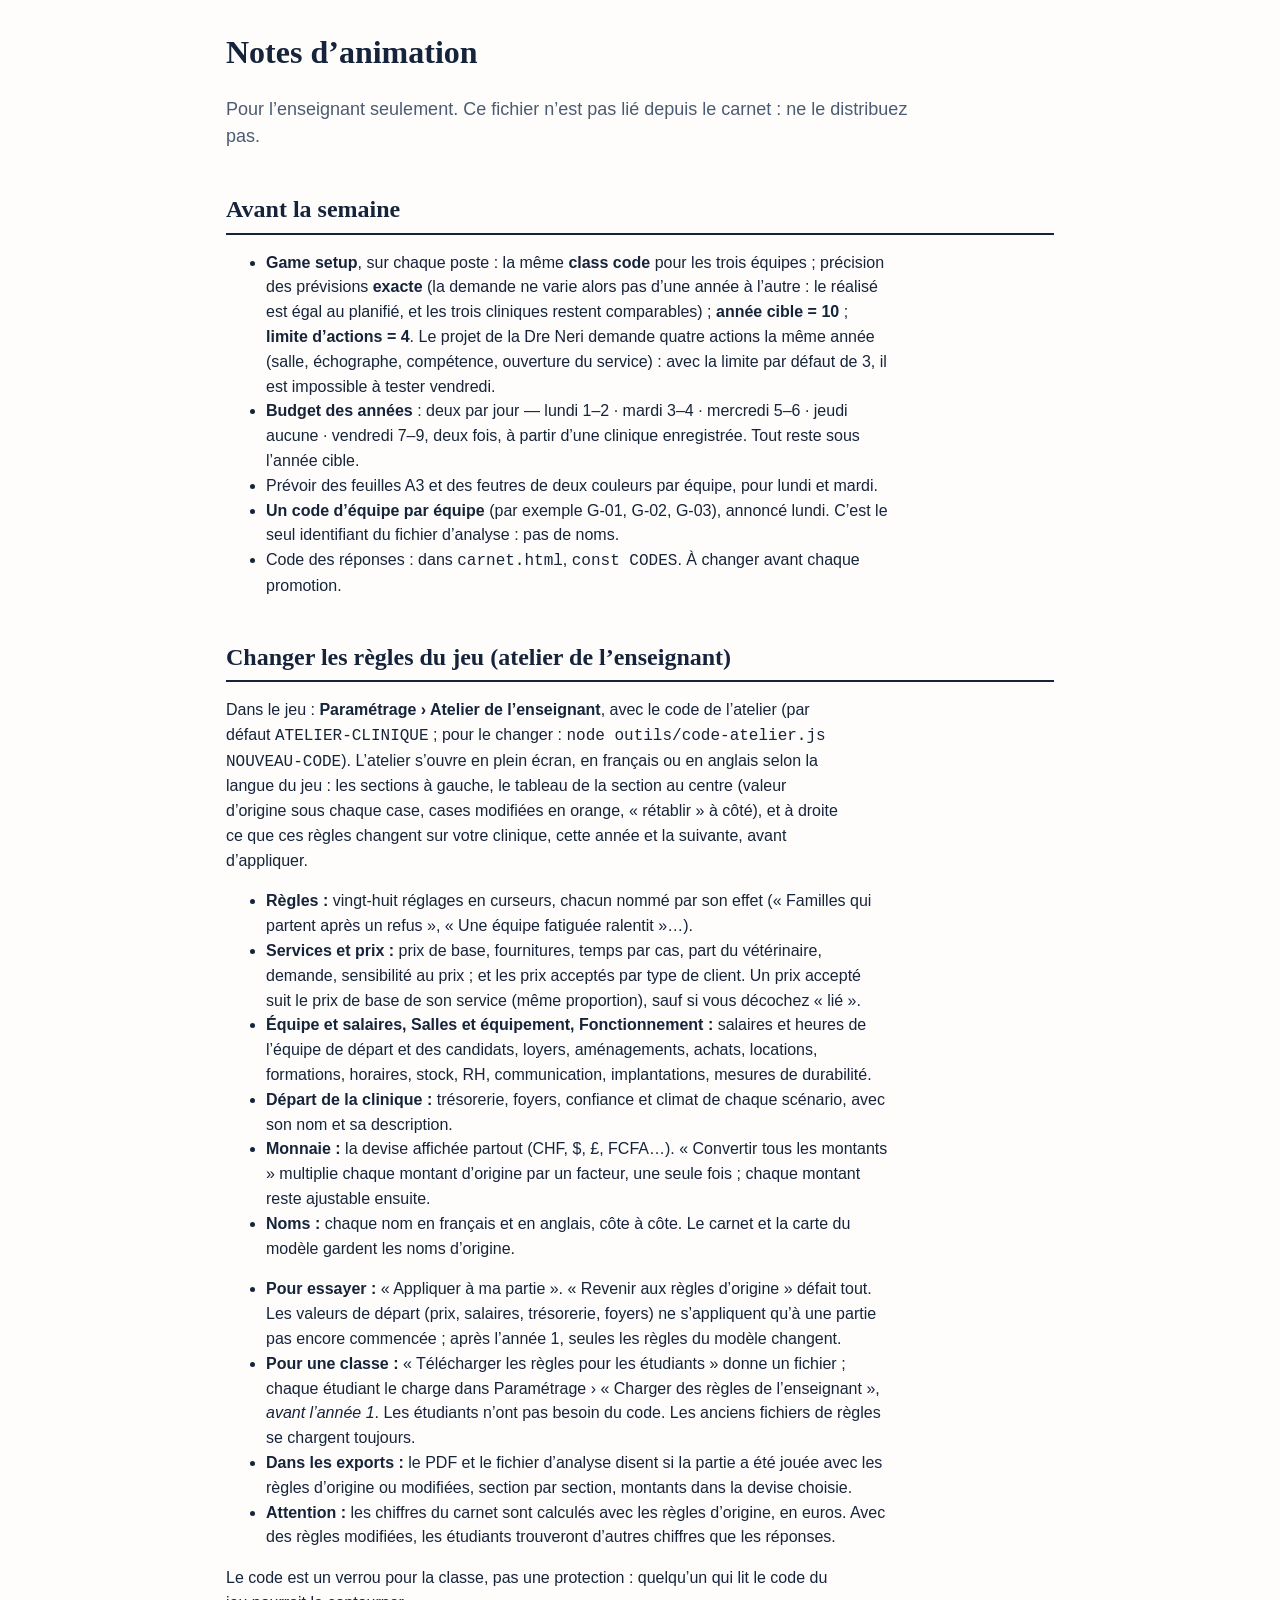
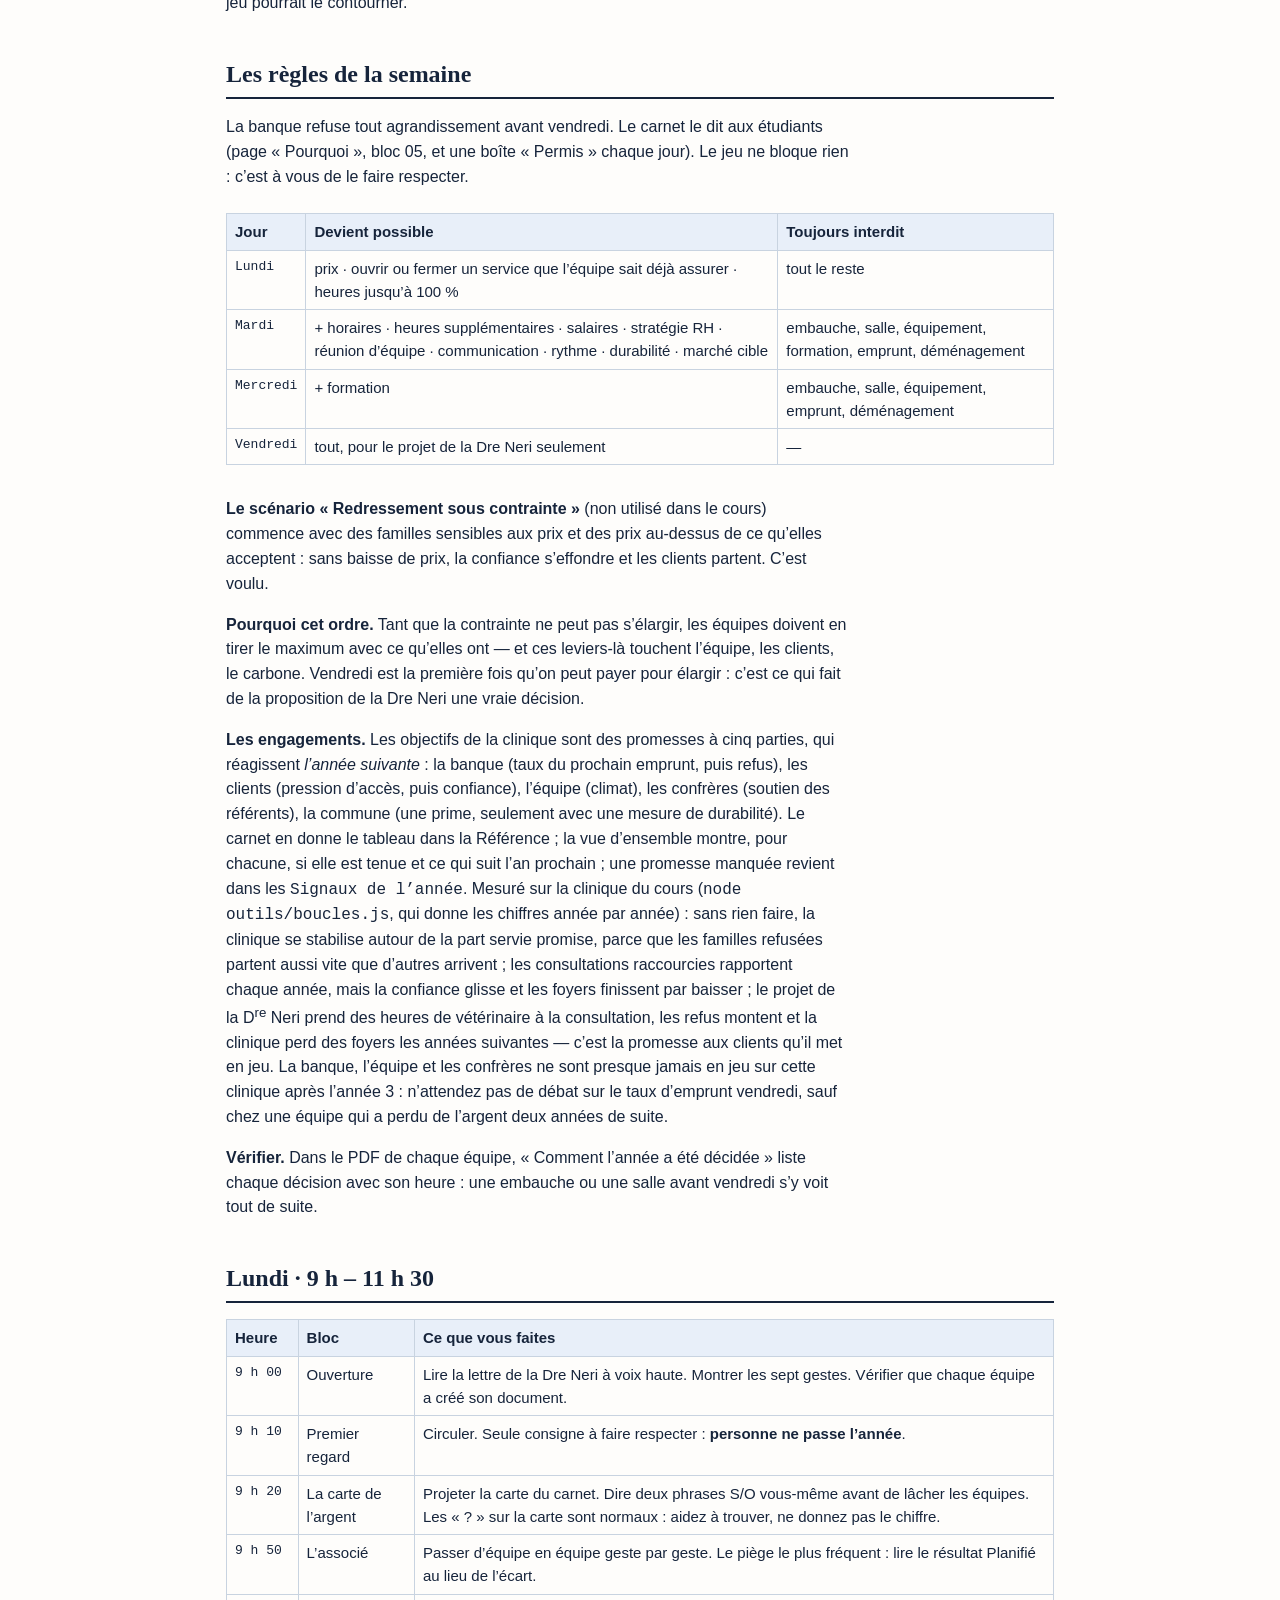
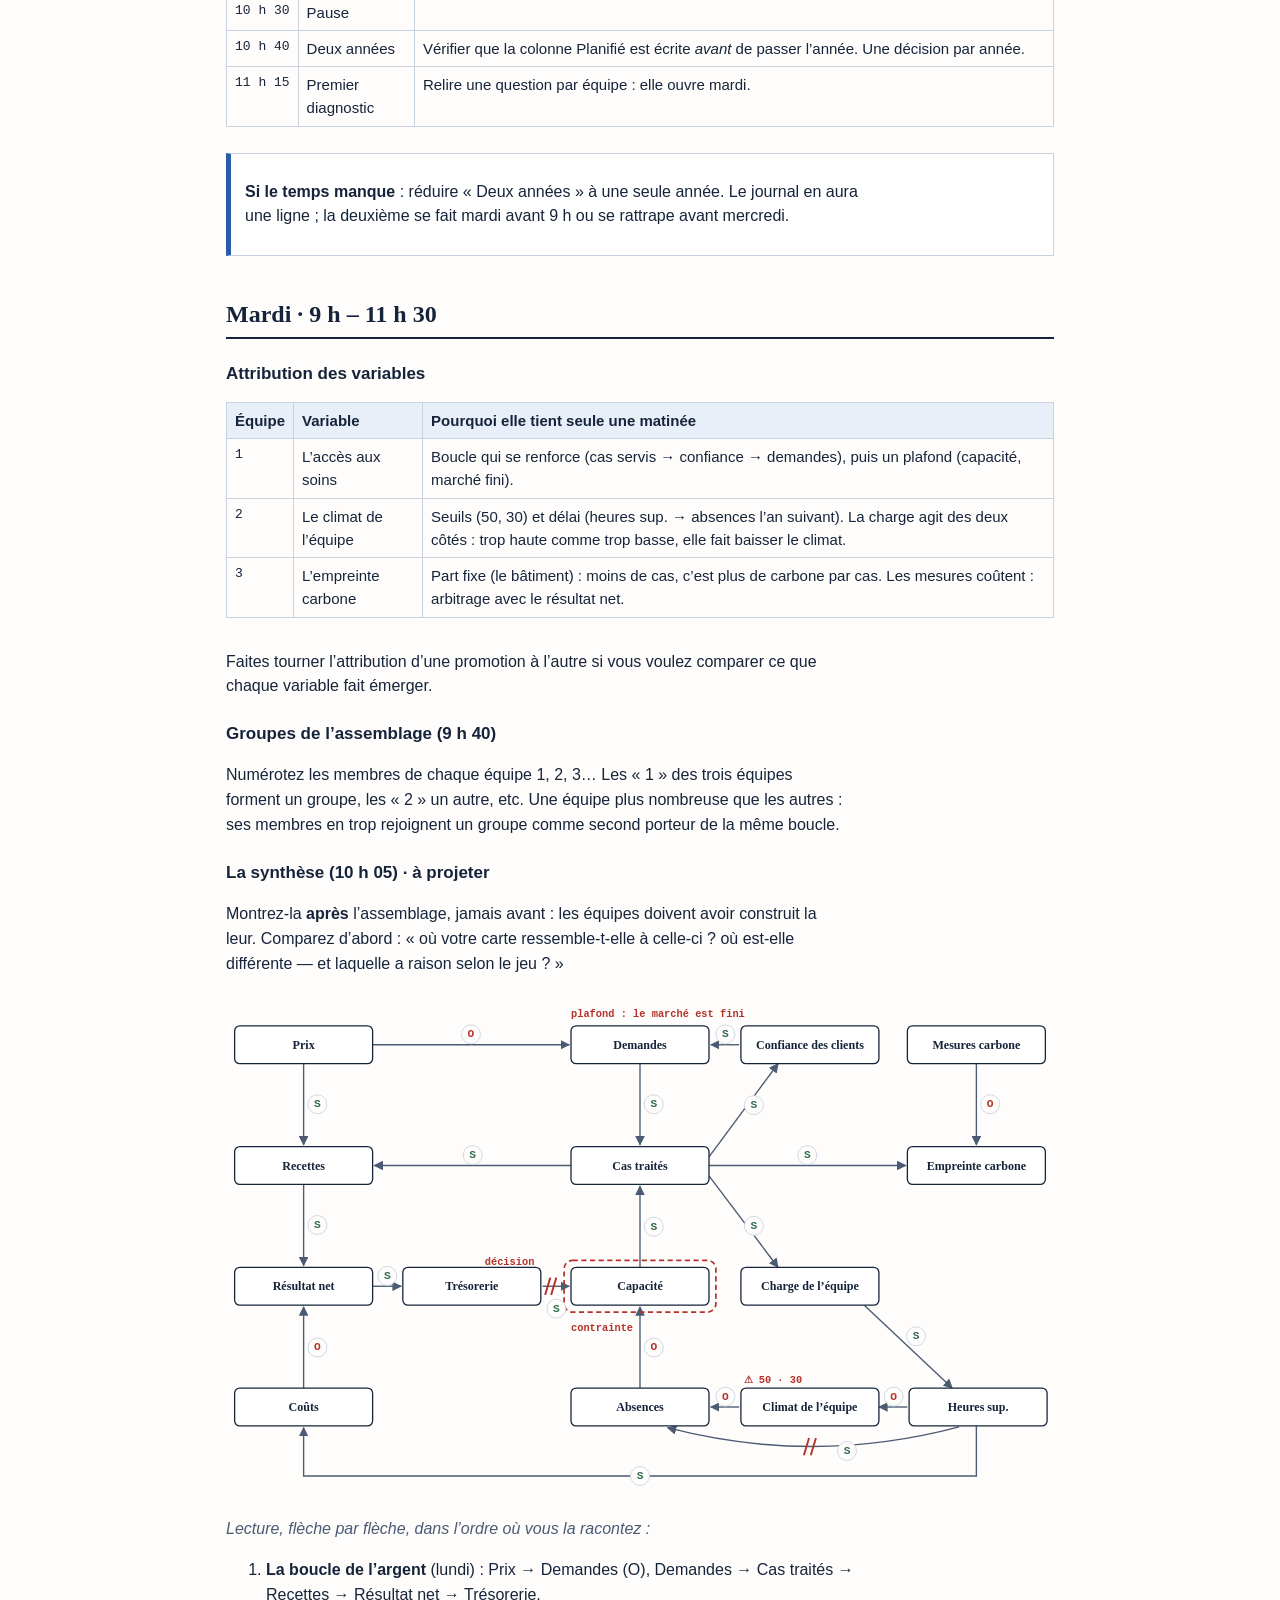
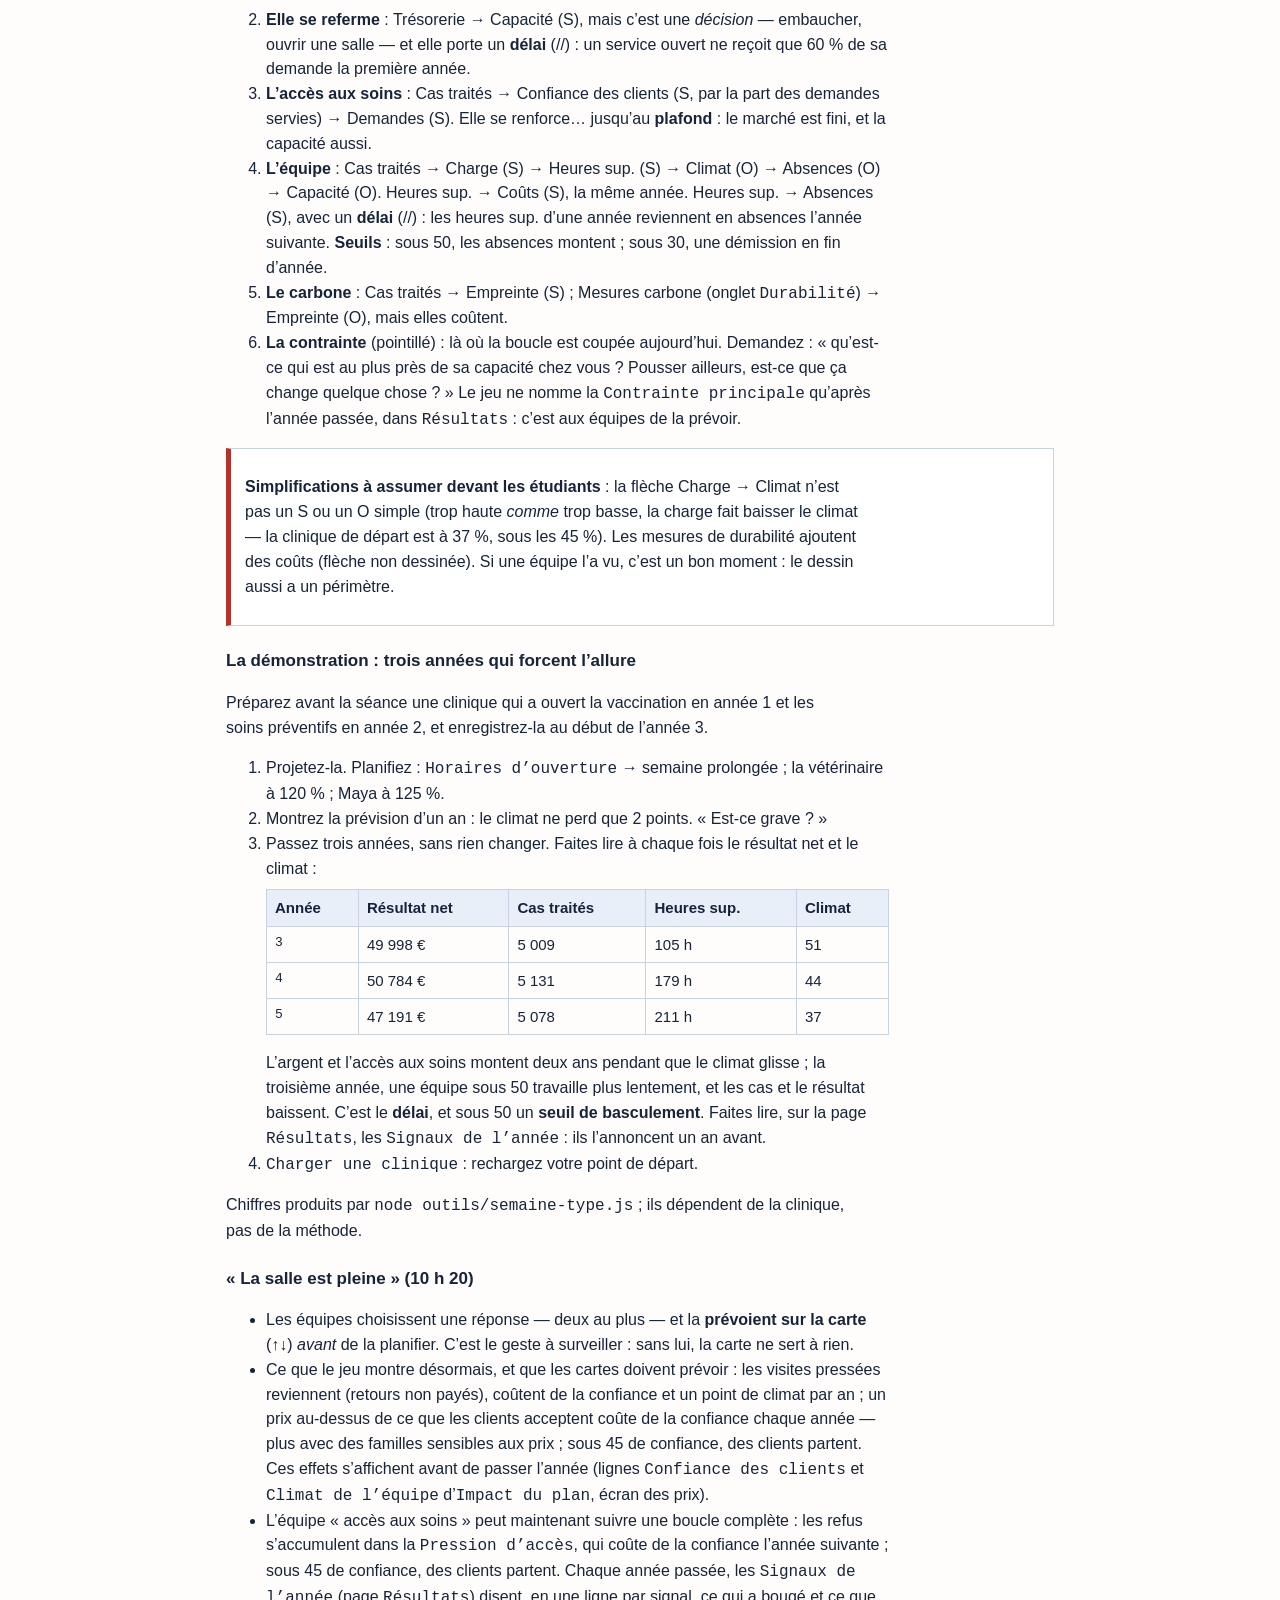
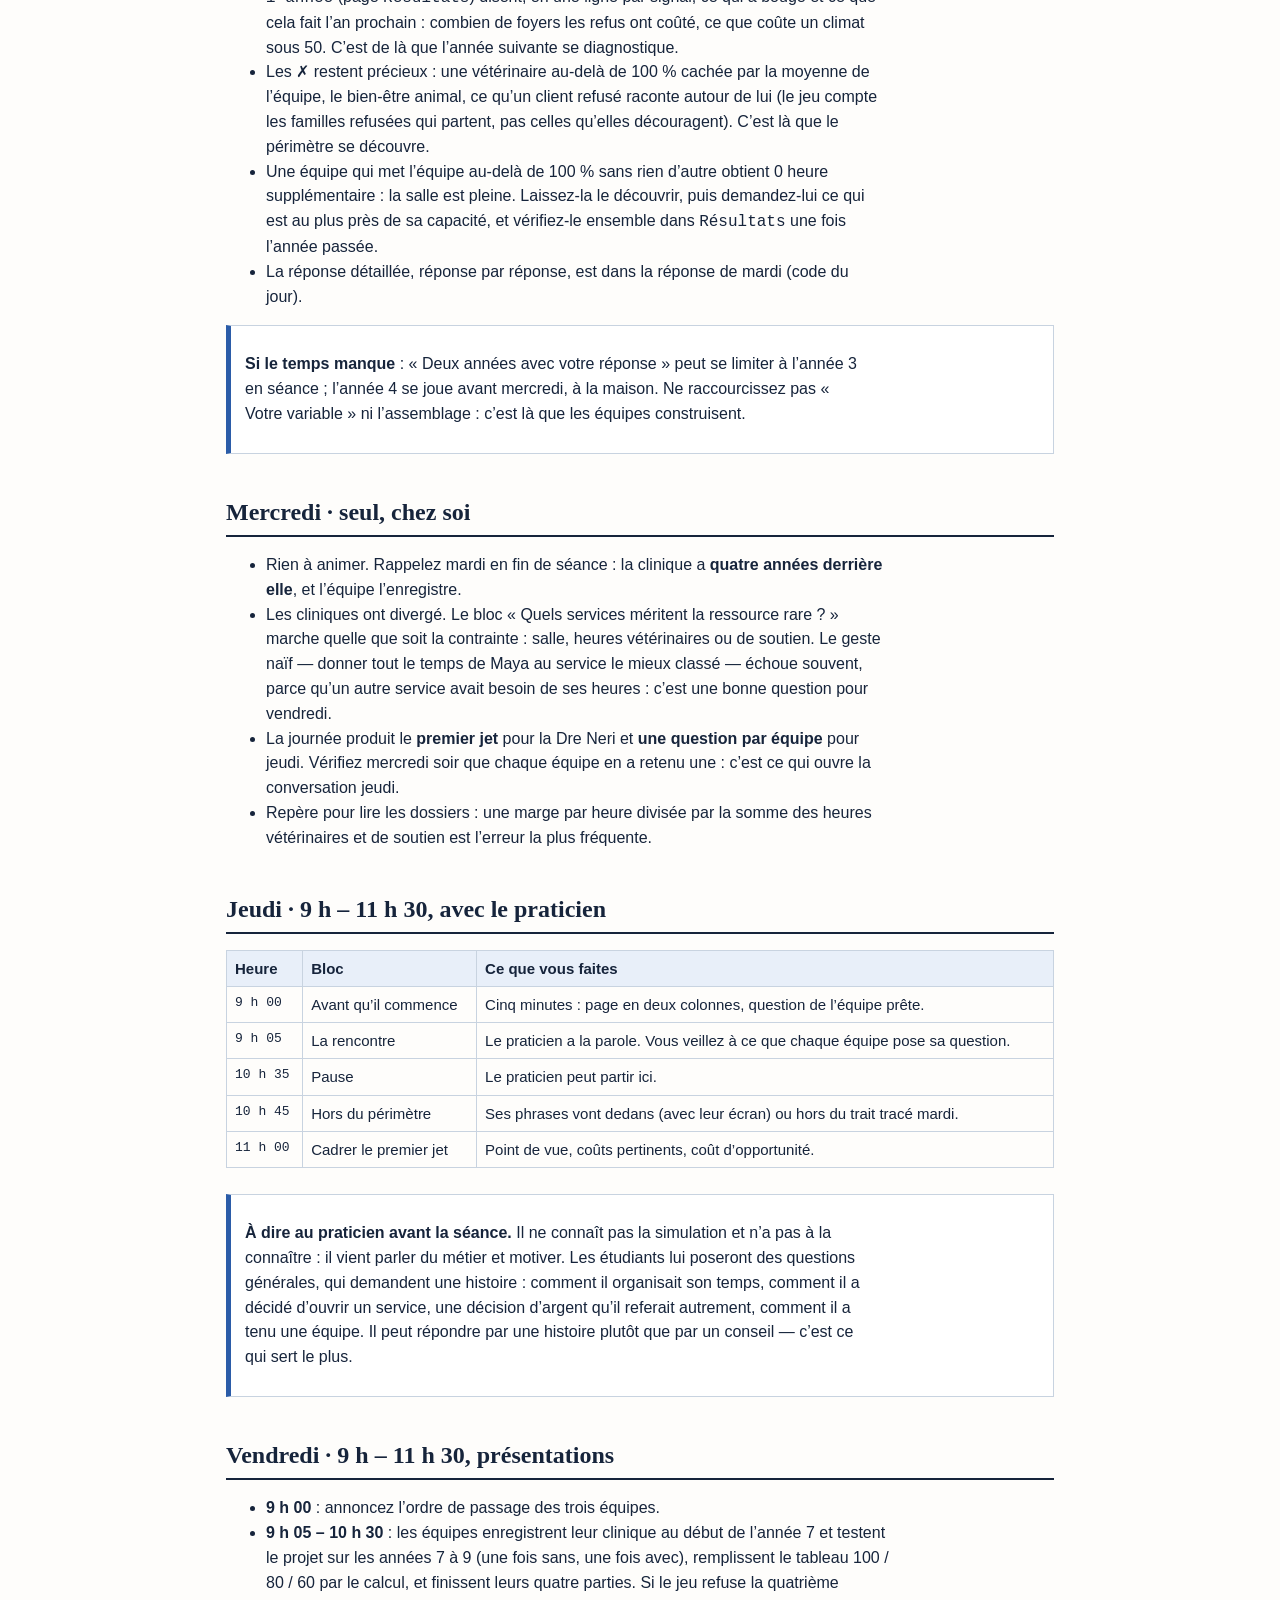
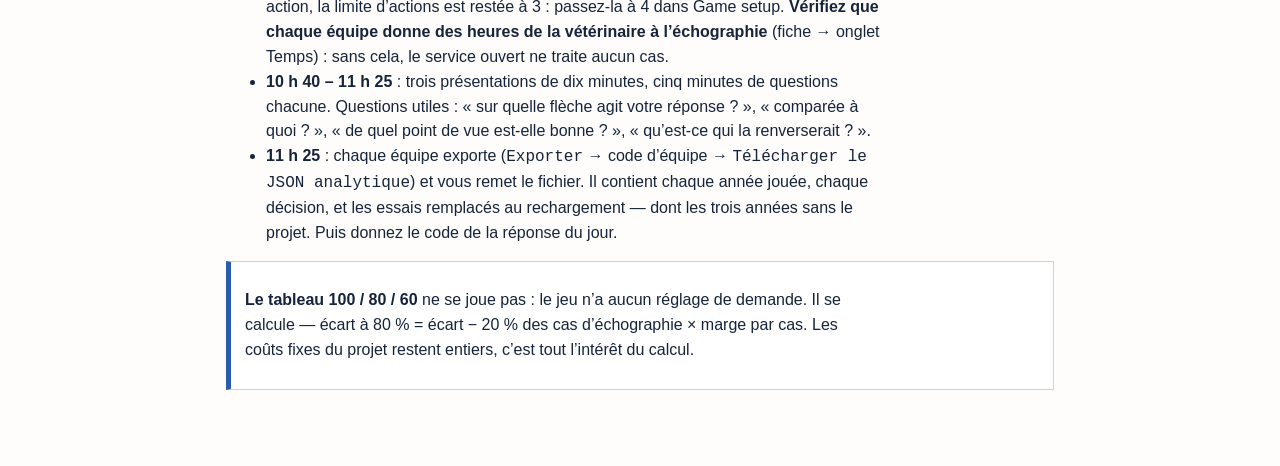
<file: notes-animateur.html>
<!doctype html>
<html lang="fr">
<head>
<meta charset="utf-8">
<meta name="viewport" content="width=device-width, initial-scale=1">
<title>Notes d’animation</title>
<style>
  :root{--papier:#FEFDFB;--carte:#FFFFFF;--encre:#16243B;--douce:#4B5B73;--pale:#7C8AA0;--trait:#C8D3E0;--bleu:#2B5CA8;--bleu-pale:#E8EFF9;--rouge:#B4322A;--vert:#2F6B4F;--jaune:#F6E7A8}
  @media (prefers-color-scheme:dark){:root:not([data-theme="light"]){--papier:#182029;--carte:#1F2833;--encre:#E6ECF4;--douce:#AFBDD0;--pale:#7F8EA4;--trait:#2E3B4C;--bleu:#7FA9E8;--bleu-pale:#1B2A44;--rouge:#E4857C;--vert:#7FC29B;--jaune:#4A4021}}
  :root[data-theme="dark"]{--papier:#182029;--carte:#1F2833;--encre:#E6ECF4;--douce:#AFBDD0;--pale:#7F8EA4;--trait:#2E3B4C;--bleu:#7FA9E8;--bleu-pale:#1B2A44;--rouge:#E4857C;--vert:#7FC29B;--jaune:#4A4021}
  *{box-sizing:border-box}
  html{background:var(--papier)}
  body{margin:0;background:var(--papier);color:var(--encre);font:16px/1.55 "Source Sans 3",-apple-system,Segoe UI,Helvetica,Arial,sans-serif}
  main{max-width:860px;margin:0 auto;padding:28px 16px 80px}
  h1{font-family:Georgia,serif;font-size:32px;margin:0 0 4px}
  h2{font-family:Georgia,serif;font-size:24px;margin:40px 0 8px;border-bottom:2px solid var(--encre);padding-bottom:4px}
  h3{font-size:17px;margin:22px 0 6px}
  p,li{max-width:70ch}
  .chapeau{color:var(--douce);font-size:18px}
  table{border-collapse:collapse;width:100%;margin:8px 0 16px;font-size:15px}
  th,td{border:1px solid var(--trait);padding:6px 8px;text-align:left;vertical-align:top}
  th{background:var(--bleu-pale)}
  td:first-child{white-space:nowrap;font-family:ui-monospace,Menlo,monospace;font-size:13px}
  .defile{overflow-x:auto}
  .encadre{background:var(--carte);border:1.5px solid var(--trait);border-left:5px solid var(--bleu);padding:10px 14px;margin:10px 0 16px}
  .attention{border-left-color:var(--rouge)}
  .dire{font-style:italic;color:var(--douce)}
  svg{display:block;width:100%;height:auto;max-width:960px;margin:12px 0}
  svg .n rect{fill:var(--carte);stroke:var(--encre);stroke-width:1.5}
  svg .n text{fill:var(--encre);font:600 14px Georgia,serif;text-anchor:middle;dominant-baseline:central}
  svg .f{stroke:var(--douce);stroke-width:1.6;fill:none;marker-end:url(#p)}
  svg #p path{fill:var(--douce)}
  svg .l{font:700 13px ui-monospace,Menlo,monospace;text-anchor:middle;dominant-baseline:central}
  svg .s{fill:var(--vert)} svg .o{fill:var(--rouge)}
  svg .pa{fill:var(--papier);stroke:var(--trait)}
  svg .note{fill:var(--rouge);font:600 12px ui-monospace,Menlo,monospace}
  svg .delai{stroke:var(--rouge);stroke-width:2.2}
  svg .contrainte{fill:none;stroke:var(--rouge);stroke-width:2;stroke-dasharray:6 4}
  @media print{.noprint{display:none}}
</style>
</head>
<body>
<main>
<h1>Notes d’animation</h1>
<p class="chapeau">Pour l’enseignant seulement. Ce fichier n’est pas lié depuis le carnet : ne le distribuez pas.</p>

<h2>Avant la semaine</h2>
<ul>
<li><strong>Game setup</strong>, sur chaque poste : la même <strong>class code</strong> pour les trois équipes ; précision des prévisions <strong>exacte</strong> (la demande ne varie alors pas d’une année à l’autre : le réalisé est égal au planifié, et les trois cliniques restent comparables) ; <strong>année cible = 10</strong> ; <strong>limite d’actions = 4</strong>. Le projet de la Dre Neri demande quatre actions la même année (salle, échographe, compétence, ouverture du service) : avec la limite par défaut de 3, il est impossible à tester vendredi.</li>
<li><strong>Budget des années</strong> : deux par jour — lundi 1–2 · mardi 3–4 · mercredi 5–6 · jeudi aucune · vendredi 7–9, deux fois, à partir d’une clinique enregistrée. Tout reste sous l’année cible.</li>
<li>Prévoir des feuilles A3 et des feutres de deux couleurs par équipe, pour lundi et mardi.</li>
<li><strong>Un code d’équipe par équipe</strong> (par exemple G-01, G-02, G-03), annoncé lundi. C’est le seul identifiant du fichier d’analyse : pas de noms.</li>
<li>Code des réponses : dans <code>carnet.html</code>, <code>const CODES</code>. À changer avant chaque promotion.</li>
</ul>

<h2>Changer les règles du jeu (atelier de l’enseignant)</h2>
<p>Dans le jeu : <strong>Paramétrage › Atelier de l’enseignant</strong>, avec le code de l’atelier (par défaut <code>ATELIER-CLINIQUE</code> ; pour le changer : <code>node outils/code-atelier.js NOUVEAU-CODE</code>). L’atelier s’ouvre en plein écran, en français ou en anglais selon la langue du jeu : les sections à gauche, le tableau de la section au centre (valeur d’origine sous chaque case, cases modifiées en orange, « rétablir » à côté), et à droite ce que ces règles changent sur votre clinique, cette année et la suivante, avant d’appliquer.</p>
<ul>
<li><strong>Règles :</strong> vingt-huit réglages en curseurs, chacun nommé par son effet (« Familles qui partent après un refus », « Une équipe fatiguée ralentit »…).</li>
<li><strong>Services et prix :</strong> prix de base, fournitures, temps par cas, part du vétérinaire, demande, sensibilité au prix ; et les prix acceptés par type de client. Un prix accepté suit le prix de base de son service (même proportion), sauf si vous décochez « lié ».</li>
<li><strong>Équipe et salaires, Salles et équipement, Fonctionnement :</strong> salaires et heures de l’équipe de départ et des candidats, loyers, aménagements, achats, locations, formations, horaires, stock, RH, communication, implantations, mesures de durabilité.</li>
<li><strong>Départ de la clinique :</strong> trésorerie, foyers, confiance et climat de chaque scénario, avec son nom et sa description.</li>
<li><strong>Monnaie :</strong> la devise affichée partout (CHF, $, £, FCFA…). « Convertir tous les montants » multiplie chaque montant d’origine par un facteur, une seule fois ; chaque montant reste ajustable ensuite.</li>
<li><strong>Noms :</strong> chaque nom en français et en anglais, côte à côte. Le carnet et la carte du modèle gardent les noms d’origine.</li>
</ul>
<ul>
<li><strong>Pour essayer :</strong> « Appliquer à ma partie ». « Revenir aux règles d’origine » défait tout. Les valeurs de départ (prix, salaires, trésorerie, foyers) ne s’appliquent qu’à une partie pas encore commencée ; après l’année 1, seules les règles du modèle changent.</li>
<li><strong>Pour une classe :</strong> « Télécharger les règles pour les étudiants » donne un fichier ; chaque étudiant le charge dans Paramétrage › « Charger des règles de l’enseignant », <em>avant l’année 1</em>. Les étudiants n’ont pas besoin du code. Les anciens fichiers de règles se chargent toujours.</li>
<li><strong>Dans les exports :</strong> le PDF et le fichier d’analyse disent si la partie a été jouée avec les règles d’origine ou modifiées, section par section, montants dans la devise choisie.</li>
<li><strong>Attention :</strong> les chiffres du carnet sont calculés avec les règles d’origine, en euros. Avec des règles modifiées, les étudiants trouveront d’autres chiffres que les réponses.</li>
</ul>
<p>Le code est un verrou pour la classe, pas une protection : quelqu’un qui lit le code du jeu pourrait le contourner.</p>

<h2>Les règles de la semaine</h2>
<p>La banque refuse tout agrandissement avant vendredi. Le carnet le dit aux étudiants (page « Pourquoi », bloc 05, et une boîte « Permis » chaque jour). Le jeu ne bloque rien : c’est à vous de le faire respecter.</p>
<div class="defile"><table><thead><tr><th>Jour</th><th>Devient possible</th><th>Toujours interdit</th></tr></thead><tbody>
<tr><td>Lundi</td><td>prix · ouvrir ou fermer un service que l’équipe sait déjà assurer · heures jusqu’à 100 %</td><td>tout le reste</td></tr>
<tr><td>Mardi</td><td>+ horaires · heures supplémentaires · salaires · stratégie RH · réunion d’équipe · communication · rythme · durabilité · marché cible</td><td>embauche, salle, équipement, formation, emprunt, déménagement</td></tr>
<tr><td>Mercredi</td><td>+ formation</td><td>embauche, salle, équipement, emprunt, déménagement</td></tr>
<tr><td>Vendredi</td><td>tout, pour le projet de la Dre Neri seulement</td><td>—</td></tr>
</tbody></table></div>
<p><strong>Le scénario « Redressement sous contrainte »</strong> (non utilisé dans le cours) commence avec des familles sensibles aux prix et des prix au-dessus de ce qu’elles acceptent : sans baisse de prix, la confiance s’effondre et les clients partent. C’est voulu.</p>
<p><strong>Pourquoi cet ordre.</strong> Tant que la contrainte ne peut pas s’élargir, les équipes doivent en tirer le maximum avec ce qu’elles ont — et ces leviers-là touchent l’équipe, les clients, le carbone. Vendredi est la première fois qu’on peut payer pour élargir : c’est ce qui fait de la proposition de la Dre Neri une vraie décision.</p>
<p><strong>Les engagements.</strong> Les objectifs de la clinique sont des promesses à cinq parties, qui réagissent <em>l’année suivante</em> : la banque (taux du prochain emprunt, puis refus), les clients (pression d’accès, puis confiance), l’équipe (climat), les confrères (soutien des référents), la commune (une prime, seulement avec une mesure de durabilité). Le carnet en donne le tableau dans la Référence ; la vue d’ensemble montre, pour chacune, si elle est tenue et ce qui suit l’an prochain ; une promesse manquée revient dans les <code>Signaux de l’année</code>. Mesuré sur la clinique du cours (<code>node outils/boucles.js</code>, qui donne les chiffres année par année) : sans rien faire, la clinique se stabilise autour de la part servie promise, parce que les familles refusées partent aussi vite que d’autres arrivent ; les consultations raccourcies rapportent chaque année, mais la confiance glisse et les foyers finissent par baisser ; le projet de la D<sup>re</sup> Neri prend des heures de vétérinaire à la consultation, les refus montent et la clinique perd des foyers les années suivantes — c’est la promesse aux clients qu’il met en jeu. La banque, l’équipe et les confrères ne sont presque jamais en jeu sur cette clinique après l’année 3 : n’attendez pas de débat sur le taux d’emprunt vendredi, sauf chez une équipe qui a perdu de l’argent deux années de suite.</p>
<p><strong>Vérifier.</strong> Dans le PDF de chaque équipe, « Comment l’année a été décidée » liste chaque décision avec son heure : une embauche ou une salle avant vendredi s’y voit tout de suite.</p>

<h2>Lundi · 9 h – 11 h 30</h2>
<div class="defile"><table><thead><tr><th>Heure</th><th>Bloc</th><th>Ce que vous faites</th></tr></thead><tbody>
<tr><td>9 h 00</td><td>Ouverture</td><td>Lire la lettre de la Dre Neri à voix haute. Montrer les sept gestes. Vérifier que chaque équipe a créé son document.</td></tr>
<tr><td>9 h 10</td><td>Premier regard</td><td>Circuler. Seule consigne à faire respecter : <strong>personne ne passe l’année</strong>.</td></tr>
<tr><td>9 h 20</td><td>La carte de l’argent</td><td>Projeter la carte du carnet. Dire deux phrases S/O vous-même avant de lâcher les équipes. Les « ? » sur la carte sont normaux : aidez à trouver, ne donnez pas le chiffre.</td></tr>
<tr><td>9 h 50</td><td>L’associé</td><td>Passer d’équipe en équipe geste par geste. Le piège le plus fréquent : lire le résultat Planifié au lieu de l’écart.</td></tr>
<tr><td>10 h 30</td><td>Pause</td><td></td></tr>
<tr><td>10 h 40</td><td>Deux années</td><td>Vérifier que la colonne Planifié est écrite <em>avant</em> de passer l’année. Une décision par année.</td></tr>
<tr><td>11 h 15</td><td>Premier diagnostic</td><td>Relire une question par équipe : elle ouvre mardi.</td></tr>
</tbody></table></div>
<div class="encadre"><p><strong>Si le temps manque</strong> : réduire « Deux années » à une seule année. Le journal en aura une ligne ; la deuxième se fait mardi avant 9 h ou se rattrape avant mercredi.</p></div>

<h2>Mardi · 9 h – 11 h 30</h2>
<h3>Attribution des variables</h3>
<div class="defile"><table><thead><tr><th>Équipe</th><th>Variable</th><th>Pourquoi elle tient seule une matinée</th></tr></thead><tbody>
<tr><td>1</td><td>L’accès aux soins</td><td>Boucle qui se renforce (cas servis → confiance → demandes), puis un plafond (capacité, marché fini).</td></tr>
<tr><td>2</td><td>Le climat de l’équipe</td><td>Seuils (50, 30) et délai (heures sup. → absences l’an suivant). La charge agit des deux côtés : trop haute comme trop basse, elle fait baisser le climat.</td></tr>
<tr><td>3</td><td>L’empreinte carbone</td><td>Part fixe (le bâtiment) : moins de cas, c’est plus de carbone par cas. Les mesures coûtent : arbitrage avec le résultat net.</td></tr>
</tbody></table></div>
<p>Faites tourner l’attribution d’une promotion à l’autre si vous voulez comparer ce que chaque variable fait émerger.</p>

<h3>Groupes de l’assemblage (9 h 40)</h3>
<p>Numérotez les membres de chaque équipe 1, 2, 3… Les « 1 » des trois équipes forment un groupe, les « 2 » un autre, etc. Une équipe plus nombreuse que les autres : ses membres en trop rejoignent un groupe comme second porteur de la même boucle.</p>

<h3>La synthèse (10 h 05) · à projeter</h3>
<p>Montrez-la <strong>après</strong> l’assemblage, jamais avant : les équipes doivent avoir construit la leur. Comparez d’abord : « où votre carte ressemble-t-elle à celle-ci ? où est-elle différente — et laquelle a raison selon le jeu ? »</p>
<svg viewBox="0 0 960 590" role="img" aria-labelledby="gb-t"><title id="gb-t">La grande boucle de la clinique : argent, accès aux soins, équipe, carbone</title>
<defs><marker id="p" viewBox="0 0 10 10" refX="9" refY="5" markerWidth="7" markerHeight="7" orient="auto-start-reverse"><path d="M0,0 L10,5 L0,10 z"/></marker></defs>
<path class="f" d="M170,60 L398,60"/>
<path class="f" d="M90,82 L90,176"/>
<path class="f" d="M595,60 L562,60"/>
<path class="f" d="M480,82 L480,176"/>
<path class="f" d="M560,190 L640,82"/>
<path class="f" d="M400,200 L172,200"/>
<path class="f" d="M560,200 L788,200"/>
<path class="f" d="M870,82 L870,176"/>
<path class="f" d="M560,212 L640,318"/>
<path class="f" d="M480,318 L480,224"/>
<path class="f" d="M90,222 L90,316"/>
<path class="f" d="M90,458 L90,364"/>
<path class="f" d="M170,340 L203,340"/>
<path class="f" d="M367,340 L398,340"/>
<path class="f" d="M740,362 L842,458"/>
<path class="f" d="M790,480 L757,480"/>
<path class="f" d="M595,480 L562,480"/>
<path class="f" d="M480,458 L480,364"/>
<path class="f" d="M870,502 L870,560 L90,560 L90,504"/>
<line class="delai" x1="376" y1="330" x2="370" y2="350"/><line class="delai" x1="383" y1="330" x2="377" y2="350"/>
<path class="f" d="M850,503 Q680,548 512,504"/><line class="delai" x1="676" y1="516" x2="670" y2="536"/><line class="delai" x1="684" y1="516" x2="678" y2="536"/>
<g class="n"><rect x="10" y="38" width="160" height="44" rx="6"/><text x="90" y="60">Prix</text></g>
<g class="n"><rect x="400" y="38" width="160" height="44" rx="6"/><text x="480" y="60">Demandes</text></g>
<g class="n"><rect x="597" y="38" width="160" height="44" rx="6"/><text x="677" y="60">Confiance des clients</text></g>
<g class="n"><rect x="790" y="38" width="160" height="44" rx="6"/><text x="870" y="60">Mesures carbone</text></g>
<g class="n"><rect x="10" y="178" width="160" height="44" rx="6"/><text x="90" y="200">Recettes</text></g>
<g class="n"><rect x="400" y="178" width="160" height="44" rx="6"/><text x="480" y="200">Cas traités</text></g>
<g class="n"><rect x="790" y="178" width="160" height="44" rx="6"/><text x="870" y="200">Empreinte carbone</text></g>
<g class="n"><rect x="10" y="318" width="160" height="44" rx="6"/><text x="90" y="340">Résultat net</text></g>
<g class="n"><rect x="205" y="318" width="160" height="44" rx="6"/><text x="285" y="340">Trésorerie</text></g>
<g class="n"><rect x="400" y="318" width="160" height="44" rx="6"/><text x="480" y="340">Capacité</text></g>
<g class="n"><rect x="597" y="318" width="160" height="44" rx="6"/><text x="677" y="340">Charge de l’équipe</text></g>
<g class="n"><rect x="10" y="458" width="160" height="44" rx="6"/><text x="90" y="480">Coûts</text></g>
<g class="n"><rect x="400" y="458" width="160" height="44" rx="6"/><text x="480" y="480">Absences</text></g>
<g class="n"><rect x="597" y="458" width="160" height="44" rx="6"/><text x="677" y="480">Climat de l’équipe</text></g>
<g class="n"><rect x="792" y="458" width="160" height="44" rx="6"/><text x="872" y="480">Heures sup.</text></g>
<rect class="contrainte" x="392" y="310" width="176" height="60" rx="10"/>
<text class="note" x="400" y="392">contrainte</text>
<text class="note" x="400" y="28">plafond : le marché est fini</text>
<text class="note" x="600" y="452">⚠ 50 · 30</text>
<text class="note" x="300" y="315">décision</text>
<g><circle class="pa" cx="284" cy="48" r="11"/><text class="l o" x="284" y="48">O</text></g>
<g><circle class="pa" cx="106" cy="129" r="11"/><text class="l s" x="106" y="129">S</text></g>
<g><circle class="pa" cx="579" cy="48" r="11"/><text class="l s" x="579" y="48">S</text></g>
<g><circle class="pa" cx="496" cy="129" r="11"/><text class="l s" x="496" y="129">S</text></g>
<g><circle class="pa" cx="612" cy="130" r="11"/><text class="l s" x="612" y="130">S</text></g>
<g><circle class="pa" cx="286" cy="188" r="11"/><text class="l s" x="286" y="188">S</text></g>
<g><circle class="pa" cx="674" cy="188" r="11"/><text class="l s" x="674" y="188">S</text></g>
<g><circle class="pa" cx="886" cy="129" r="11"/><text class="l o" x="886" y="129">O</text></g>
<g><circle class="pa" cx="612" cy="270" r="11"/><text class="l s" x="612" y="270">S</text></g>
<g><circle class="pa" cx="496" cy="271" r="11"/><text class="l s" x="496" y="271">S</text></g>
<g><circle class="pa" cx="106" cy="269" r="11"/><text class="l s" x="106" y="269">S</text></g>
<g><circle class="pa" cx="106" cy="411" r="11"/><text class="l o" x="106" y="411">O</text></g>
<g><circle class="pa" cx="187" cy="328" r="11"/><text class="l s" x="187" y="328">S</text></g>
<g><circle class="pa" cx="383" cy="366" r="11"/><text class="l s" x="383" y="366">S</text></g>
<g><circle class="pa" cx="800" cy="398" r="11"/><text class="l s" x="800" y="398">S</text></g>
<g><circle class="pa" cx="774" cy="468" r="11"/><text class="l o" x="774" y="468">O</text></g>
<g><circle class="pa" cx="579" cy="468" r="11"/><text class="l o" x="579" y="468">O</text></g>
<g><circle class="pa" cx="496" cy="411" r="11"/><text class="l o" x="496" y="411">O</text></g>
<g><circle class="pa" cx="480" cy="560" r="11"/><text class="l s" x="480" y="560">S</text></g>
<g><circle class="pa" cx="720" cy="531" r="11"/><text class="l s" x="720" y="531">S</text></g>
</svg>
<p class="dire">Lecture, flèche par flèche, dans l’ordre où vous la racontez :</p>
<ol>
<li><strong>La boucle de l’argent</strong> (lundi) : Prix → Demandes (O), Demandes → Cas traités → Recettes → Résultat net → Trésorerie.</li>
<li><strong>Elle se referme</strong> : Trésorerie → Capacité (S), mais c’est une <em>décision</em> — embaucher, ouvrir une salle — et elle porte un <strong>délai</strong> (//) : un service ouvert ne reçoit que 60 % de sa demande la première année.</li>
<li><strong>L’accès aux soins</strong> : Cas traités → Confiance des clients (S, par la part des demandes servies) → Demandes (S). Elle se renforce… jusqu’au <strong>plafond</strong> : le marché est fini, et la capacité aussi.</li>
<li><strong>L’équipe</strong> : Cas traités → Charge (S) → Heures sup. (S) → Climat (O) → Absences (O) → Capacité (O). Heures sup. → Coûts (S), la même année. Heures sup. → Absences (S), avec un <strong>délai</strong> (//) : les heures sup. d’une année reviennent en absences l’année suivante. <strong>Seuils</strong> : sous 50, les absences montent ; sous 30, une démission en fin d’année.</li>
<li><strong>Le carbone</strong> : Cas traités → Empreinte (S) ; Mesures carbone (onglet <code>Durabilité</code>) → Empreinte (O), mais elles coûtent.</li>
<li><strong>La contrainte</strong> (pointillé) : là où la boucle est coupée aujourd’hui. Demandez : « qu’est-ce qui est au plus près de sa capacité chez vous ? Pousser ailleurs, est-ce que ça change quelque chose ? » Le jeu ne nomme la <code>Contrainte principale</code> qu’après l’année passée, dans <code>Résultats</code> : c’est aux équipes de la prévoir.</li>
</ol>
<div class="encadre attention"><p><strong>Simplifications à assumer devant les étudiants</strong> : la flèche Charge → Climat n’est pas un S ou un O simple (trop haute <em>comme</em> trop basse, la charge fait baisser le climat — la clinique de départ est à 37 %, sous les 45 %). Les mesures de durabilité ajoutent des coûts (flèche non dessinée). Si une équipe l’a vu, c’est un bon moment : le dessin aussi a un périmètre.</p></div>

<h3>La démonstration : trois années qui forcent l’allure</h3>
<p>Préparez avant la séance une clinique qui a ouvert la vaccination en année 1 et les soins préventifs en année 2, et enregistrez-la au début de l’année 3.</p>
<ol>
<li>Projetez-la. Planifiez : <code>Horaires d’ouverture</code> → semaine prolongée ; la vétérinaire à 120 % ; Maya à 125 %.</li>
<li>Montrez la prévision d’un an : le climat ne perd que 2 points. « Est-ce grave ? »</li>
<li>Passez trois années, sans rien changer. Faites lire à chaque fois le résultat net et le climat :
<table><thead><tr><th>Année</th><th>Résultat net</th><th>Cas traités</th><th>Heures sup.</th><th>Climat</th></tr></thead><tbody>
<tr><td>3</td><td>49 998 €</td><td>5 009</td><td>105 h</td><td>51</td></tr><tr><td>4</td><td>50 784 €</td><td>5 131</td><td>179 h</td><td>44</td></tr><tr><td>5</td><td>47 191 €</td><td>5 078</td><td>211 h</td><td>37</td></tr>
</tbody></table>
L’argent et l’accès aux soins montent deux ans pendant que le climat glisse ; la troisième année, une équipe sous 50 travaille plus lentement, et les cas et le résultat baissent. C’est le <strong>délai</strong>, et sous 50 un <strong>seuil de basculement</strong>. Faites lire, sur la page <code>Résultats</code>, les <code>Signaux de l’année</code> : ils l’annoncent un an avant.</li>
<li><code>Charger une clinique</code> : rechargez votre point de départ.</li>
</ol>
<p>Chiffres produits par <code>node outils/semaine-type.js</code> ; ils dépendent de la clinique, pas de la méthode.</p>

<h3>« La salle est pleine » (10 h 20)</h3>
<ul>
<li>Les équipes choisissent une réponse — deux au plus — et la <strong>prévoient sur la carte</strong> (↑↓) <em>avant</em> de la planifier. C’est le geste à surveiller : sans lui, la carte ne sert à rien.</li>
<li>Ce que le jeu montre désormais, et que les cartes doivent prévoir : les visites pressées reviennent (retours non payés), coûtent de la confiance et un point de climat par an ; un prix au-dessus de ce que les clients acceptent coûte de la confiance chaque année — plus avec des familles sensibles aux prix ; sous 45 de confiance, des clients partent. Ces effets s’affichent avant de passer l’année (lignes <code>Confiance des clients</code> et <code>Climat de l’équipe</code> d’<code>Impact du plan</code>, écran des prix).</li>
<li>L’équipe « accès aux soins » peut maintenant suivre une boucle complète : les refus s’accumulent dans la <code>Pression d’accès</code>, qui coûte de la confiance l’année suivante ; sous 45 de confiance, des clients partent. Chaque année passée, les <code>Signaux de l’année</code> (page <code>Résultats</code>) disent, en une ligne par signal, ce qui a bougé et ce que cela fait l’an prochain : combien de foyers les refus ont coûté, ce que coûte un climat sous 50. C’est de là que l’année suivante se diagnostique.</li>
<li>Les ✗ restent précieux : une vétérinaire au-delà de 100 % cachée par la moyenne de l’équipe, le bien-être animal, ce qu’un client refusé raconte autour de lui (le jeu compte les familles refusées qui partent, pas celles qu’elles découragent). C’est là que le périmètre se découvre.</li>
<li>Une équipe qui met l’équipe au-delà de 100 % sans rien d’autre obtient 0 heure supplémentaire : la salle est pleine. Laissez-la le découvrir, puis demandez-lui ce qui est au plus près de sa capacité, et vérifiez-le ensemble dans <code>Résultats</code> une fois l’année passée.</li>
<li>La réponse détaillée, réponse par réponse, est dans la réponse de mardi (code du jour).</li>
</ul>

<div class="encadre"><p><strong>Si le temps manque</strong> : « Deux années avec votre réponse » peut se limiter à l’année 3 en séance ; l’année 4 se joue avant mercredi, à la maison. Ne raccourcissez pas « Votre variable » ni l’assemblage : c’est là que les équipes construisent.</p></div>

<h2>Mercredi · seul, chez soi</h2>
<ul>
<li>Rien à animer. Rappelez mardi en fin de séance : la clinique a <strong>quatre années derrière elle</strong>, et l’équipe l’enregistre.</li>
<li>Les cliniques ont divergé. Le bloc « Quels services méritent la ressource rare ? » marche quelle que soit la contrainte : salle, heures vétérinaires ou de soutien. Le geste naïf — donner tout le temps de Maya au service le mieux classé — échoue souvent, parce qu’un autre service avait besoin de ses heures : c’est une bonne question pour vendredi.</li>
<li>La journée produit le <strong>premier jet</strong> pour la Dre Neri et <strong>une question par équipe</strong> pour jeudi. Vérifiez mercredi soir que chaque équipe en a retenu une : c’est ce qui ouvre la conversation jeudi.</li>
<li>Repère pour lire les dossiers : une marge par heure divisée par la somme des heures vétérinaires et de soutien est l’erreur la plus fréquente.</li>
</ul>

<h2>Jeudi · 9 h – 11 h 30, avec le praticien</h2>
<div class="defile"><table><thead><tr><th>Heure</th><th>Bloc</th><th>Ce que vous faites</th></tr></thead><tbody>
<tr><td>9 h 00</td><td>Avant qu’il commence</td><td>Cinq minutes : page en deux colonnes, question de l’équipe prête.</td></tr>
<tr><td>9 h 05</td><td>La rencontre</td><td>Le praticien a la parole. Vous veillez à ce que chaque équipe pose sa question.</td></tr>
<tr><td>10 h 35</td><td>Pause</td><td>Le praticien peut partir ici.</td></tr>
<tr><td>10 h 45</td><td>Hors du périmètre</td><td>Ses phrases vont dedans (avec leur écran) ou hors du trait tracé mardi.</td></tr>
<tr><td>11 h 00</td><td>Cadrer le premier jet</td><td>Point de vue, coûts pertinents, coût d’opportunité.</td></tr>
</tbody></table></div>
<div class="encadre"><p><strong>À dire au praticien avant la séance.</strong> Il ne connaît pas la simulation et n’a pas à la connaître : il vient parler du métier et motiver. Les étudiants lui poseront des questions générales, qui demandent une histoire : comment il organisait son temps, comment il a décidé d’ouvrir un service, une décision d’argent qu’il referait autrement, comment il a tenu une équipe. Il peut répondre par une histoire plutôt que par un conseil — c’est ce qui sert le plus.</p></div>

<h2>Vendredi · 9 h – 11 h 30, présentations</h2>
<ul>
<li><strong>9 h 00</strong> : annoncez l’ordre de passage des trois équipes.</li>
<li><strong>9 h 05 – 10 h 30</strong> : les équipes enregistrent leur clinique au début de l’année 7 et testent le projet sur les années 7 à 9 (une fois sans, une fois avec), remplissent le tableau 100 / 80 / 60 par le calcul, et finissent leurs quatre parties. Si le jeu refuse la quatrième action, la limite d’actions est restée à 3 : passez-la à 4 dans Game setup. <strong>Vérifiez que chaque équipe donne des heures de la vétérinaire à l’échographie</strong> (fiche → onglet Temps) : sans cela, le service ouvert ne traite aucun cas.</li>
<li><strong>10 h 40 – 11 h 25</strong> : trois présentations de dix minutes, cinq minutes de questions chacune. Questions utiles : « sur quelle flèche agit votre réponse ? », « comparée à quoi ? », « de quel point de vue est-elle bonne ? », « qu’est-ce qui la renverserait ? ».</li>
<li><strong>11 h 25</strong> : chaque équipe exporte (<code>Exporter</code> → code d’équipe → <code>Télécharger le JSON analytique</code>) et vous remet le fichier. Il contient chaque année jouée, chaque décision, et les essais remplacés au rechargement — dont les trois années sans le projet. Puis donnez le code de la réponse du jour.</li>
</ul>
<div class="encadre"><p><strong>Le tableau 100 / 80 / 60</strong> ne se joue pas : le jeu n’a aucun réglage de demande. Il se calcule — écart à 80 % = écart − 20 % des cas d’échographie × marge par cas. Les coûts fixes du projet restent entiers, c’est tout l’intérêt du calcul.</p></div>
</main>
</body>
</html>
</file>
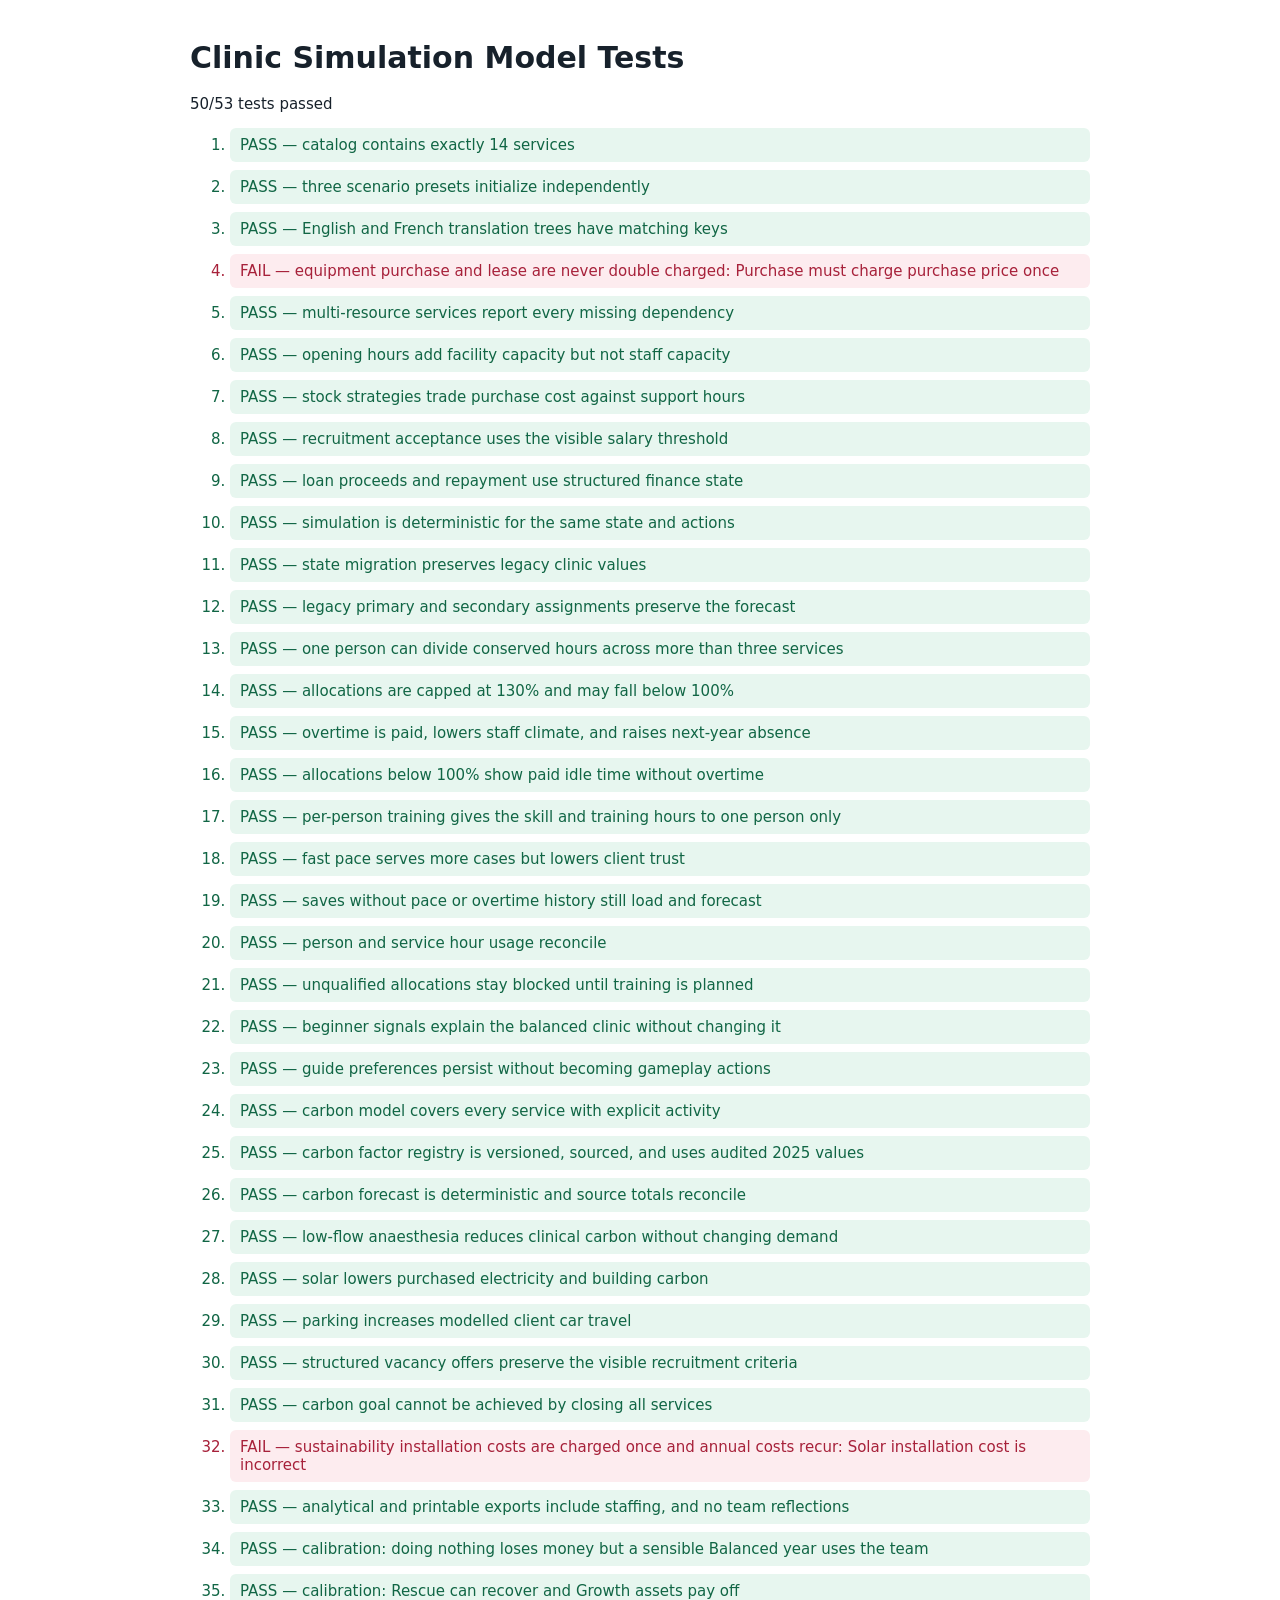
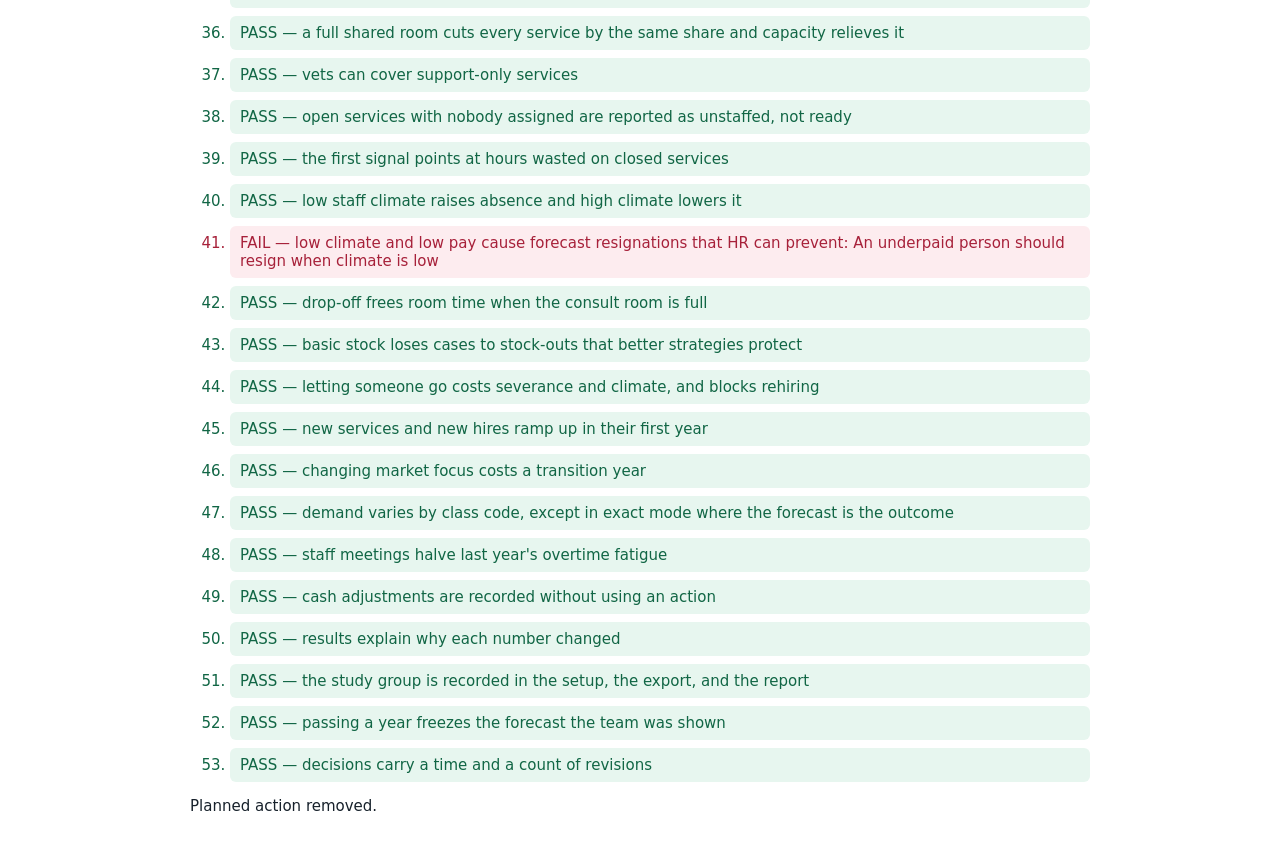
<file: tests.html>
<!doctype html>
<html lang="en">
  <head>
    <meta charset="utf-8">
    <meta name="viewport" content="width=device-width, initial-scale=1">
    <title>Clinic Simulation Tests</title>
    <style>
      body { font: 15px system-ui, sans-serif; max-width: 900px; margin: 40px auto; padding: 0 20px; color: #17212b; }
      #app, #announcer { display: none; }
      li { margin: 8px 0; padding: 8px 10px; border-radius: 6px; }
      .pass { background: #e7f6ef; color: #116645; }
      .fail { background: #fdecef; color: #a7213a; }
      pre { white-space: pre-wrap; }
    </style>
  </head>
  <body>
    <h1>Clinic Simulation Model Tests</h1>
    <p id="summary">Running…</p>
    <ol id="results"></ol>
    <main id="app"></main>
    <div id="announcer"></div>
    <script src="i18n.js"></script>
    <script src="data.js"></script>
    <script src="app.js"></script>
    <script src="tests.js"></script>
  </body>
</html>
</file>
<file: styles.css>
:root {
  color-scheme: light;
  --bg: #eef2f6;
  --surface: #ffffff;
  --surface-soft: #f7f9fb;
  --surface-strong: #e7edf3;
  --text: #16202a;
  --muted: #657180;
  --line: #d8e0e8;
  --primary: #155eef;
  --primary-dark: #1149ba;
  --good: #16845b;
  --good-soft: #e7f6ef;
  --warn: #b15c00;
  --warn-soft: #fff2df;
  --bad: #c4314b;
  --bad-soft: #fdecef;
  --shadow: 0 10px 32px rgba(21, 39, 58, .08);
  --radius: 14px;
  --font: Inter, ui-sans-serif, -apple-system, BlinkMacSystemFont, "Segoe UI", sans-serif;
}

* { box-sizing: border-box; }

html, body { margin: 0; min-height: 100%; overflow-x: hidden; background: var(--bg); color: var(--text); font-family: var(--font); }
body { min-width: 320px; }
button, input, select, textarea { font: inherit; }
button { cursor: pointer; }
button:disabled { cursor: not-allowed; opacity: .55; }

:focus-visible { outline: 3px solid rgba(21, 94, 239, .35); outline-offset: 2px; }

.sr-only {
  position: absolute !important;
  width: 1px !important;
  height: 1px !important;
  padding: 0 !important;
  margin: -1px !important;
  overflow: hidden !important;
  clip: rect(0, 0, 0, 0) !important;
  white-space: nowrap !important;
  border: 0 !important;
}

.command-bar {
  position: sticky;
  top: 0;
  z-index: 40;
  min-height: 76px;
  padding: 12px 20px;
  display: grid;
  grid-template-columns: minmax(180px, .8fr) minmax(360px, 1.7fr) auto;
  align-items: center;
  gap: 18px;
  color: #fff;
  background: #13263b;
  box-shadow: 0 4px 20px rgba(13, 30, 48, .25);
}

.brand-block { display: flex; flex-direction: column; gap: 3px; }
.brand-block strong { font-size: 18px; letter-spacing: -.01em; }
.brand-block span { color: #b9c8d8; font-size: 13px; }

.command-metrics { display: grid; grid-template-columns: repeat(3, minmax(0, 1fr)); gap: 8px; }
.command-metrics > div { min-width: 0; padding: 7px 10px; border-left: 1px solid #405265; }
.command-metrics span { display: block; color: #aebfd0; font-size: 11px; text-transform: uppercase; letter-spacing: .05em; }
.command-metrics strong { display: block; overflow: hidden; margin-top: 2px; font-size: 14px; text-overflow: ellipsis; white-space: nowrap; }

.header-actions, .button-row { display: flex; align-items: center; gap: 8px; }
.button-row.wrap { flex-wrap: wrap; }
.language-switch { display: inline-flex; padding: 3px; border: 1px solid #526579; border-radius: 10px; background: #0e1d2c; }
.language-switch button { min-width: 38px; padding: 6px 8px; border: 0; border-radius: 7px; color: #b7c6d5; background: transparent; font-size: 12px; font-weight: 800; }
.language-switch button.active { color: #102236; background: #fff; }

.button {
  min-height: 44px;
  padding: 8px 13px;
  border: 1px solid transparent;
  border-radius: 9px;
  font-weight: 750;
  font-size: 14px;
  line-height: 1.2;
}
.command-bar .button { min-height: 36px; }
.button.primary { color: #fff; background: var(--primary); }
.button.primary:hover { background: var(--primary-dark); }
.button.secondary { color: var(--text); border-color: var(--line); background: #fff; }
.command-bar .button.secondary { color: #fff; border-color: #536679; background: #253a50; }
.button.danger { color: var(--bad); border-color: #efb7c0; background: var(--bad-soft); }

.domain-nav {
  position: sticky;
  top: 76px;
  z-index: 30;
  display: flex;
  gap: 4px;
  padding: 10px 20px;
  overflow-x: auto;
  background: rgba(255, 255, 255, .96);
  border-bottom: 1px solid var(--line);
  backdrop-filter: blur(12px);
}
.domain-nav button { flex: 0 0 auto; padding: 9px 14px; border: 0; border-radius: 9px; color: var(--muted); background: transparent; font-weight: 750; }
.domain-nav button:hover { color: var(--text); background: var(--surface-strong); }
.domain-nav button.active { color: #fff; background: var(--primary); }
.nav-compact { display: none; }

.workspace { max-width: 1720px; margin: 0 auto; display: grid; grid-template-columns: minmax(0, 1fr) 380px; align-items: start; gap: 18px; padding: 18px; }
.content { min-width: 0; }
.page { display: grid; gap: 18px; }
.page-heading { display: flex; justify-content: space-between; align-items: flex-start; gap: 20px; padding: 4px 2px; }
.page-heading h1 { margin: 0; font-size: clamp(24px, 2.5vw, 34px); letter-spacing: -.035em; }
.page-heading p { margin: 6px 0 0; color: var(--muted); font-size: 14px; line-height: 1.5; }

.card-section {
  padding: 18px;
  border: 1px solid var(--line);
  border-radius: var(--radius);
  background: var(--surface);
  box-shadow: var(--shadow);
}
.panel-heading { display: flex; justify-content: space-between; align-items: flex-start; gap: 16px; margin-bottom: 16px; }
.panel-heading h2 { margin: 0; font-size: 18px; letter-spacing: -.015em; }
.panel-heading p { max-width: 760px; margin: 5px 0 0; color: var(--muted); font-size: 13px; line-height: 1.45; }
.panel-heading > strong { white-space: nowrap; }

.plan-panel {
  position: sticky;
  top: 142px;
  max-height: calc(100vh - 160px);
  padding: 16px;
  overflow: auto;
  border: 1px solid #c8d4e2;
  border-radius: var(--radius);
  background: #f9fbfd;
  box-shadow: var(--shadow);
}
.forecast-table { display: grid; gap: 1px; overflow: hidden; border: 1px solid var(--line); border-radius: 10px; background: var(--line); }
.forecast-head, .forecast-row { display: grid; grid-template-columns: 1.35fr repeat(3, .72fr); gap: 6px; align-items: center; padding: 5px 8px; background: #fff; line-height: 1.25; }
.forecast-head { color: var(--muted); background: var(--surface-soft); font-size: 10.5px; font-weight: 800; text-transform: uppercase; letter-spacing: .02em; }
.forecast-row { font-size: 12.5px; }
.forecast-row strong { font-size: 12.5px; font-weight: 600; }
.forecast-row span, .forecast-row em { text-align: right; font-style: normal; }
.forecast-row em { color: var(--primary); font-weight: 800; }
.forecast-row.constraint { grid-template-columns: 1fr 1fr 1fr 24px; align-items: start; }
.plan-actions { display: grid; gap: 7px; margin: 14px 0; }
.plan-action { display: flex; justify-content: space-between; align-items: center; gap: 10px; padding: 9px 10px; border: 1px solid var(--line); border-radius: 9px; background: #fff; font-size: 12px; }
.plan-action button { flex: 0 0 27px; width: 27px; height: 27px; border: 0; border-radius: 50%; color: var(--bad); background: var(--bad-soft); font-size: 18px; }
.plan-action.free-action { border-style: dashed; background: var(--surface, #fbfbfb); }
.plan-action small { display: block; color: var(--muted); font-weight: 400; font-size: 11px; }
.metric-card .text-button { margin-top: 6px; font-size: 12px; }
.hours-table.ledger [role="row"] { grid-template-columns: 1.4fr .6fr .9fr .9fr .8fr .8fr .8fr; }
.hours-table.ledger [role="row"].total { border-top: 2px solid var(--line); font-weight: 700; }
.hours-table.ledger [role="row"].ajustement { color: var(--muted); font-style: italic; }
.note-repliee > summary { list-style: none; cursor: pointer; color: var(--muted); font-size: 11.5px; padding: 3px 0; }
.note-repliee > summary::-webkit-details-marker { display: none; }
.note-repliee p { margin: 4px 0 0; font-size: 11.5px; line-height: 1.45; color: var(--muted); }
.export-choices.sauvegarde { border: 1px dashed var(--line); border-radius: 10px; padding: 10px; margin-bottom: 12px; }
.bouton-fichier input[type="file"] { position: absolute; width: 1px; height: 1px; opacity: 0; }
.bouton-fichier span { display: inline-block; cursor: pointer; }
.heures-exactes { display: flex; align-items: baseline; gap: 7px; flex-wrap: wrap; margin: 2px 0 1px; }
.heures-exactes input { width: 78px; min-height: 40px; padding: 6px 9px; font-size: 14px; font-weight: 700; text-align: right; border: 1px solid var(--line); border-radius: 8px; background: #fff; }
.heures-exactes input:focus { outline: 2px solid var(--primary); outline-offset: 1px; }
.heures-exactes span { color: var(--muted); font-size: 12px; }
.reservation-note { margin: 6px 0 10px; font-size: 12.5px; line-height: 1.6; color: var(--muted); }
.reservation-note strong { color: var(--text); }
.reservation-note .text-button { margin-right: 8px; }
.panel-note { margin: 10px 0 0; padding: 9px 11px; border-left: 3px solid var(--line); color: var(--muted); font-size: 12.5px; line-height: 1.45; }
.prediction-ask { margin: 14px 0 4px; padding: 12px; border: 1px dashed var(--line); border-radius: 9px; }
.prediction-ask small { display: block; margin-top: 6px; color: var(--muted); font-size: 12px; }
.prediction-verdict { border-left: 5px solid var(--line); }
.prediction-verdict.matched { border-left-color: var(--good, #2f6b4f); }
.prediction-verdict.missed { border-left-color: var(--warn, #b4322a); }
.prediction-verdict p { margin: 8px 0; }
.prediction-verdict .arguable { padding: 10px 12px; border: 1px dashed var(--line); border-radius: 8px; font-size: 13.5px; line-height: 1.5; }
.plan-frames { margin: 14px 0 0; padding: 0 12px 11px; border: 1px solid var(--line); border-radius: 10px; background: #fff; }
.plan-frames > summary { list-style: none; cursor: pointer; padding: 10px 0; display: grid; grid-template-columns: minmax(0, 1fr) auto; grid-template-areas: "titre chevron" "note chevron"; align-items: center; gap: 2px 10px; font-size: 12px; }
.plan-frames > summary::-webkit-details-marker { display: none; }
.plan-frames > summary strong { grid-area: titre; }
.plan-frames > summary span { grid-area: note; }
.plan-frames > summary span { color: var(--muted); font-size: 11.5px; }
.plan-frames.split > summary span { color: var(--bad, #b4322a); }
.plan-frames.split { border-color: var(--warn, #b4322a); }
.plan-frames h3 { margin: 0 0 9px; font-size: 13px; }
.frame-row { display: grid; grid-template-columns: 1fr auto; gap: 2px 8px; padding: 6px 0; border-top: 1px solid var(--line); font-size: 12px; }
.frame-row:first-of-type { border-top: 0; }
.frame-row strong { font-weight: 700; }
.frame-row em { grid-column: 1 / -1; font-style: normal; color: var(--muted); font-size: 11.5px; line-height: 1.4; }
.frame-mark { font-weight: 700; font-size: 15px; line-height: 1; }
.frame-row.better .frame-mark { color: var(--good, #2f6b4f); }
.frame-row.worse .frame-mark { color: var(--bad, #b4322a); }
.frame-row.flat .frame-mark { color: var(--muted); }
.frame-note { margin: 9px 0 0; font-size: 11.5px; line-height: 1.5; color: var(--muted); }
.plan-frames.split .frame-note { color: var(--text); }
.pass-button { width: 100%; min-height: 44px; }
.plan-footer { position: sticky; bottom: -16px; padding-top: 10px; padding-bottom: 1px; background: #f9fbfd; }
.empty { margin: 0; color: var(--muted); font-size: 13px; line-height: 1.45; }

.dashboard-grid { display: grid; grid-template-columns: repeat(3, minmax(0, 1fr)); gap: 12px; }
/* Says which year the cards below belong to, and whether they are a forecast or an outcome. */
.grille-note { margin: 0 0 -4px; color: var(--muted); font-size: 12px; font-weight: 700; }
.metric-card { min-width: 0; padding: 16px; border: 1px solid var(--line); border-radius: 12px; background: var(--surface); }
.metric-card > span { display: block; color: var(--muted); font-size: 13px; font-weight: 700; }
.metric-card > strong { display: block; margin-top: 7px; overflow-wrap: anywhere; font-size: 22px; letter-spacing: -.025em; }
.metric-card > em { display: block; margin-top: 5px; color: var(--muted); font-size: 12px; font-style: normal; line-height: 1.4; }
.metric-card.good { border-color: #9ed9c3; background: var(--good-soft); }
.metric-card.warn { border-color: #f0c68b; background: var(--warn-soft); }
.metric-card.bad { border-color: #efb1bc; background: var(--bad-soft); }
.mini-metrics, .signal-grid, .ledger-grid { display: grid; grid-template-columns: repeat(2, minmax(0, 1fr)); gap: 10px; margin-top: 14px; }
.ledger-grid { grid-template-columns: repeat(3, minmax(0, 1fr)); }

.rules-grid { display: grid; grid-template-columns: repeat(4, minmax(130px, 1fr)) auto auto; align-items: end; gap: 12px; }
label { display: grid; gap: 6px; color: var(--muted); font-size: 14px; font-weight: 700; }
input, select, textarea { width: 100%; border: 1px solid #bbc7d3; border-radius: 8px; color: var(--text); background: #fff; }
input, select { min-height: 38px; padding: 7px 9px; }
textarea { min-height: 112px; padding: 10px; resize: vertical; line-height: 1.45; }
.check-line { display: flex; flex-direction: row; align-items: center; min-height: 38px; }
.check-line input { width: 18px; min-height: auto; height: 18px; }

.scenario-grid, .choice-grid, .service-grid, .staff-grid, .candidate-grid { display: grid; grid-template-columns: repeat(3, minmax(0, 1fr)); gap: 12px; }
.choice-grid.compact { grid-template-columns: repeat(3, minmax(0, 1fr)); }
.choice-card, .service-card, .staff-card { display: flex; flex-direction: column; gap: 10px; min-width: 0; padding: 15px; border: 1px solid var(--line); border-radius: 12px; background: var(--surface-soft); }
.choice-card.selected { border-color: #8eb3fa; background: #edf4ff; }
.choice-card h3, .choice-card h4, .staff-card h3 { margin: 0; font-size: 15px; }
.choice-card p, .service-card p { margin: 0; color: var(--muted); font-size: 14px; line-height: 1.45; }
.choice-card small { display: block; color: var(--muted); font-size: 12px; line-height: 1.45; }
.choice-card .button { align-self: flex-start; margin-top: auto; }

.goals { display: grid; gap: 7px; }
.goal-row { display: grid; grid-template-columns: 24px 1fr auto; align-items: center; gap: 8px; padding: 10px; border-radius: 9px; background: var(--surface-soft); }
.goal-row span { font-weight: 900; }
.goal-row em { color: var(--muted); font-style: normal; }
.goal-row.good span { color: var(--good); }
.goal-row.bad span { color: var(--bad); }

.two-column { display: grid; grid-template-columns: minmax(0, 1.35fr) minmax(280px, .65fr); gap: 18px; }
.waterfall { display: grid; gap: 9px; }
.waterfall > div { display: grid; grid-template-columns: 160px 1fr 105px; align-items: center; gap: 10px; font-size: 12px; }
.waterfall strong { text-align: right; }
.bar, .meter { height: 8px; overflow: hidden; border-radius: 99px; background: #e6ebf0; }
.bar i, .meter i { display: block; height: 100%; border-radius: inherit; background: var(--primary); }
.bar i.in, .meter i.good { background: var(--good); }
.bar i.out, .meter i.bad { background: var(--bad); }
.meter i.warn { background: var(--warn); }
.loan-box { display: grid; gap: 16px; }

.price-grid { display: grid; grid-template-columns: repeat(2, minmax(0, 1fr)); gap: 8px; }
.price-row { grid-template-columns: minmax(0, 1fr) 110px 120px; align-items: center; gap: 10px; padding: 9px 10px; border: 1px solid var(--line); border-radius: 9px; background: var(--surface-soft); }
.price-row span { display: grid; gap: 2px; }
.price-row em { color: var(--muted); font-size: 10px; font-style: normal; }
.price-row small { color: var(--muted); font-weight: 600; }

.table-list { display: grid; gap: 1px; overflow: hidden; border: 1px solid var(--line); border-radius: 10px; background: var(--line); }
.table-row { display: grid; grid-template-columns: 1.2fr repeat(3, .8fr) 1fr; gap: 10px; align-items: center; padding: 10px; background: #fff; font-size: 12px; }
.table-row em { color: var(--muted); font-style: normal; }

.service-grid { grid-template-columns: repeat(2, minmax(0, 1fr)); }
.service-card.open { border-color: #97baf7; background: #f6f9ff; }
.service-head, .staff-head { display: flex; justify-content: space-between; align-items: flex-start; gap: 12px; }
.service-head h2 { margin: 3px 0 0; font-size: 17px; }
.service-head > div > span { color: var(--muted); font-size: 10px; font-weight: 800; text-transform: uppercase; letter-spacing: .05em; }
.status { padding: 4px 7px; border-radius: 99px; font-size: 10px; font-weight: 900; text-transform: uppercase; }
.status.good { color: var(--good); background: var(--good-soft); }
.status.bad { color: var(--bad); background: var(--bad-soft); }
.service-stats { display: grid; grid-template-columns: repeat(3, minmax(0, 1fr)); gap: 6px; }
.service-stats span { display: grid; gap: 2px; padding: 8px; border-radius: 8px; background: #fff; color: var(--muted); font-size: 10px; }
.service-stats b { color: var(--text); font-size: 14px; }
.chips { display: flex; flex-wrap: wrap; gap: 5px; }
.chip { padding: 5px 7px; border: 1px solid var(--line); border-radius: 99px; color: #405060; background: #fff; font-size: 10px; font-weight: 700; }
.chip.good { color: var(--good); border-color: #a5d9c6; background: var(--good-soft); }
.chip.bad { color: var(--bad); border-color: #edb3bd; background: var(--bad-soft); }

.staff-grid { grid-template-columns: repeat(2, minmax(0, 1fr)); }
.staff-head span { color: var(--muted); font-size: 11px; }
.assignment-grid { display: grid; grid-template-columns: 1fr 1fr; gap: 8px; }
.assignment-grid label:last-child { grid-column: 1 / -1; grid-template-columns: 1fr 3fr 48px; align-items: center; }
.assignment-grid output { text-align: right; color: var(--text); }
.candidate-grid { grid-template-columns: repeat(4, minmax(0, 1fr)); }
.candidate-grid .choice-card > span { color: var(--muted); font-size: 11px; }

.feature-row { display: flex; justify-content: space-between; align-items: center; gap: 20px; padding: 14px; border: 1px solid var(--line); border-radius: 11px; background: var(--surface-soft); }
.feature-row h3, .feature-row p { margin: 0; }
.feature-row p { margin-top: 4px; color: var(--muted); font-size: 12px; line-height: 1.45; }
.feature-row small { display: block; margin-top: 5px; color: var(--muted); }
.facility-head strong { min-width: 0; font-size: 15px; line-height: 1.3; overflow-wrap: anywhere; }

.strategy-groups { display: grid; gap: 18px; }
.strategy-group { display: grid; gap: 8px; }
.strategy-group > h3 { margin: 0; font-size: 14px; text-transform: capitalize; }
.parking-row { margin-top: 14px; }

.reflection-grid { display: grid; grid-template-columns: repeat(2, minmax(0, 1fr)); gap: 12px; margin-bottom: 12px; }
.reflection-grid label:first-child { grid-column: 1 / -1; }
.timeline { display: grid; gap: 8px; }
.timeline article { display: grid; grid-template-columns: 120px 1fr 1fr; gap: 12px; padding: 10px; border-left: 4px solid var(--primary); border-radius: 0 8px 8px 0; background: var(--surface-soft); font-size: 12px; }
.timeline em { color: var(--muted); font-style: normal; }
.recruitment-results { margin-top: 12px; }
.good-text { color: var(--good); }
.bad-text { color: var(--bad); }
.empty-state { min-height: 220px; display: grid; place-items: center; color: var(--muted); text-align: center; }

.modal-backdrop { position: fixed; inset: 0; z-index: 100; display: grid; place-items: center; padding: 18px; background: rgba(9, 20, 32, .66); backdrop-filter: blur(5px); }
.modal { width: min(720px, 100%); max-height: calc(100vh - 36px); padding: 22px; overflow: auto; border-radius: 16px; background: #fff; box-shadow: 0 24px 80px rgba(0, 0, 0, .3); }
.modal-head { display: flex; justify-content: space-between; align-items: center; gap: 12px; }
.modal-head h2 { margin: 0; }
.modal-head button { width: 34px; height: 34px; border: 0; border-radius: 50%; background: var(--surface-strong); font-size: 22px; }
.modal .lead { color: var(--muted); font-size: 15px; line-height: 1.55; }
.modal article { padding: 12px 0; border-top: 1px solid var(--line); }
.modal article h3 { margin: 0 0 5px; font-size: 15px; }
.modal article p { margin: 0; color: var(--muted); line-height: 1.5; }
.end-modal { text-align: center; }
.end-symbol { display: grid; place-items: center; width: 64px; height: 64px; margin: 0 auto 12px; border-radius: 50%; font-size: 32px; font-weight: 900; }
.end-symbol.good { color: var(--good); background: var(--good-soft); }
.end-symbol.bad { color: var(--bad); background: var(--bad-soft); }
.end-symbol.warn { color: var(--warn); background: var(--warn-soft); }
.end-treasury { margin: 0 0 4px; font-size: 16px; }
.end-treasury.warn strong { color: var(--warn); }
.end-treasury.bad strong { color: var(--bad); }
.goal-summary { display: grid; gap: 6px; margin: 16px 0; text-align: left; }
.goal-summary span { padding: 8px; border-radius: 7px; }
.goal-summary span.good { color: var(--good); background: var(--good-soft); }
.goal-summary span.bad { color: var(--bad); background: var(--bad-soft); }
.end-modal .button-row { justify-content: center; flex-wrap: wrap; }

.toast { position: fixed; right: 20px; bottom: 20px; z-index: 150; max-width: 420px; padding: 12px 16px; border-radius: 10px; color: #fff; background: #26384b; box-shadow: var(--shadow); font-weight: 750; }
.toast.good { background: var(--good); }
.toast.warn { background: var(--warn); }

/* Progressive-disclosure workspace */
.beginner-guide { display: grid; grid-template-columns: minmax(150px, .45fr) minmax(0, 1.5fr) auto; align-items: center; gap: 18px; padding: 18px; border: 1px solid #9cbaf3; border-radius: var(--radius); background: #edf4ff; box-shadow: var(--shadow); }
.beginner-guide > div { display: grid; gap: 3px; }
.beginner-guide > div span { color: var(--primary); font-size: 12px; font-weight: 850; text-transform: uppercase; letter-spacing: .05em; }
.beginner-guide h2 { margin: 0; font-size: 20px; }
.beginner-guide ol { display: grid; grid-template-columns: repeat(3, minmax(0, 1fr)); gap: 12px; margin: 0; padding-left: 22px; }
.beginner-guide li { padding-left: 3px; }
.beginner-guide li strong, .beginner-guide li span { display: block; overflow-wrap: anywhere; }
.beginner-guide li strong { font-size: 14px; }
.beginner-guide li span { margin-top: 3px; color: var(--muted); font-size: 12px; line-height: 1.4; }
.dashboard-grid.compact-four { grid-template-columns: repeat(4, minmax(0, 1fr)); }
.dashboard-grid.compact-five { grid-template-columns: repeat(5, minmax(0, 1fr)); }
.dashboard-grid.compact-three { grid-template-columns: repeat(3, minmax(0, 1fr)); }
.settings-details > summary, .methodology > summary { cursor: pointer; font-weight: 800; }
.settings-details[open] > summary, .methodology[open] > summary { margin-bottom: 18px; }
.settings-details .rules-grid { grid-template-columns: repeat(3, minmax(130px, 1fr)) auto; }
.form-error { padding: 10px 12px; border-left: 4px solid var(--bad); color: var(--bad); background: var(--bad-soft); font-size: 14px; font-weight: 750; }
.scenario-grid.compact { grid-template-columns: repeat(3, minmax(0, 1fr)); margin: 18px 0; }
.priority-list, .summary-list, .operation-rows, .action-menu, .source-list, .cause-list, .history-accordions, .comparison-list { display: grid; gap: 8px; }
.priority-list article, .summary-list article, .cause-list article { display: grid; grid-template-columns: minmax(0, 1fr) auto; align-items: center; gap: 12px; padding: 12px; border: 1px solid var(--line); border-radius: 10px; background: var(--surface-soft); }
.priority-list article > div, .summary-list article > div { display: grid; gap: 3px; }
.priority-list span, .summary-list span, .cause-list span { color: var(--muted); font-size: 12px; font-weight: 750; }
.priority-list strong { font-size: 14px; line-height: 1.45; }
.priority-list .signal-bad { border-left: 4px solid var(--bad); }
.priority-list .signal-warn { border-left: 4px solid var(--warn); }
.priority-list .signal-neutral { border-left: 4px solid var(--primary); }
.summary-list article { grid-template-columns: minmax(0, 1.2fr) auto minmax(150px, .8fr); font-size: 12px; }
.summary-list em, .cause-list em { color: var(--muted); font-size: 11px; font-style: normal; }
.split-actions { display: grid; grid-template-columns: repeat(2, minmax(0, 1fr)); gap: 14px; }
.split-actions article { display: grid; align-content: start; gap: 9px; padding: 16px; border-radius: 11px; background: var(--surface-soft); }
.split-actions h2, .split-actions p { margin: 0; }
.split-actions p { min-height: 42px; color: var(--muted); font-size: 14px; line-height: 1.5; }
.split-actions .button { justify-self: start; }
.operation-rows button, .action-menu button, .drawer-menu button { display: grid; grid-template-columns: minmax(140px, .6fr) minmax(0, 1fr) 24px; align-items: center; gap: 12px; width: 100%; padding: 14px; text-align: left; border: 1px solid var(--line); border-radius: 10px; color: var(--text); background: var(--surface-soft); }
.operation-rows button:hover, .action-menu button:hover, .drawer-menu button:hover { border-color: #91b5f7; background: #f0f5ff; }
.operation-rows span, .action-menu span, .drawer-menu span { color: var(--muted); font-size: 14px; }
.operation-rows em, .action-menu em, .drawer-menu em { color: var(--primary); font-size: 22px; font-style: normal; text-align: right; }
.source-list { grid-template-columns: repeat(2, minmax(0, 1fr)); }
.source-list article { display: grid; grid-template-columns: 1fr auto; gap: 10px; padding: 14px; border: 1px solid var(--line); border-radius: 11px; background: var(--surface-soft); }
.source-list article > div { display: grid; gap: 4px; }
.source-list article > div span { color: var(--muted); font-size: 11px; }
.source-list .meter { grid-column: 1 / -1; }
.source-list .button { justify-self: end; }
.methodology p { color: var(--muted); line-height: 1.55; }
.methodology dl { display: grid; gap: 1px; overflow: hidden; border: 1px solid var(--line); border-radius: 10px; background: var(--line); }
.methodology dl div { display: grid; grid-template-columns: minmax(120px, .3fr) 1fr; gap: 12px; padding: 10px; background: #fff; }
.methodology dt { font-weight: 800; }
.methodology dd { margin: 0; color: var(--muted); }
.source-links { display: flex; flex-wrap: wrap; gap: 8px; }
.source-links a { padding: 6px 9px; border: 1px solid var(--line); border-radius: 8px; color: var(--primary); background: #fff; font-size: 11px; font-weight: 800; text-decoration: none; }
.cause-list article { grid-template-columns: minmax(150px, .5fr) auto 1fr; }
.reflection-step label { margin-bottom: 12px; }
.history-accordions details { padding: 11px 12px; border: 1px solid var(--line); border-radius: 9px; background: var(--surface-soft); }
.history-accordions summary { display: flex; justify-content: space-between; gap: 12px; cursor: pointer; }
.history-accordions p { margin: 10px 0 0; color: var(--muted); }
.mobile-plan-toggle { display: none; }

.drawer-backdrop { position: fixed; inset: 0; z-index: 120; display: flex; justify-content: flex-end; overflow: hidden; background: rgba(9, 20, 32, .58); backdrop-filter: blur(3px); }
.drawer { width: min(720px, 92vw); max-width: 100vw; height: 100dvh; max-height: 100dvh; display: grid; grid-template-rows: auto minmax(0, 1fr); overflow: hidden; background: #fff; box-shadow: -20px 0 70px rgba(0, 0, 0, .25); }
.drawer-head { position: sticky; top: 0; z-index: 1; display: flex; justify-content: space-between; align-items: flex-start; gap: 18px; padding: 18px 20px; border-bottom: 1px solid var(--line); background: #fff; }
.drawer-head span { color: var(--muted); font-size: 12px; font-weight: 850; text-transform: uppercase; letter-spacing: .08em; }
.drawer-head h2 { margin: 3px 0 0; font-size: 22px; }
.drawer-head > button { width: 38px; height: 38px; border: 0; border-radius: 50%; background: var(--surface-strong); font-size: 24px; }
.drawer-body { min-width: 0; min-height: 0; padding: 20px; overflow-x: hidden; overflow-y: auto; overscroll-behavior: contain; }
.drawer-body > p { color: var(--muted); font-size: 14px; line-height: 1.55; overflow-wrap: anywhere; }
.drawer-body .button-row { flex-wrap: wrap; }
.drawer-cards, .candidate-list { display: grid; gap: 12px; }
.drawer-cards .choice-card, .candidate-list .choice-card { background: #fff; }
.drawer-menu { display: grid; gap: 9px; }
.text-button { padding: 5px 0; border: 0; color: var(--primary); background: transparent; font-weight: 800; }
.form-stack { display: grid; gap: 15px; }
.form-stack fieldset { margin: 0; padding: 12px; border: 1px solid var(--line); border-radius: 10px; }
.form-stack legend { color: var(--muted); font-size: 12px; font-weight: 800; }
.check-grid { display: grid; grid-template-columns: repeat(2, minmax(0, 1fr)); gap: 8px; }
.check-grid label { display: flex; flex-direction: row; align-items: center; gap: 8px; padding: 7px; border-radius: 7px; background: var(--surface-soft); }
.check-grid input { width: 18px; height: 18px; min-height: 0; }
.suggested-skill { outline: 2px solid #b7cef7; background: #edf4ff !important; }
.suggested-skill span { display: grid; gap: 2px; }
.suggested-skill small { color: var(--primary); font-size: 12px; }
.candidate-list { grid-template-columns: repeat(2, minmax(0, 1fr)); }
.card-status { display: flex; justify-content: space-between; gap: 12px; }
.card-status span { color: var(--muted); font-size: 11px; font-weight: 800; }
.requirement-list { display: grid; gap: 7px; padding: 10px; border-radius: 9px; background: var(--warn-soft); font-size: 12px; }
.requirement-list > div { display: flex; justify-content: space-between; align-items: center; gap: 8px; }
.requirement-list .text-button { flex: 0 0 auto; font-size: 12px; }
.ready-note { padding: 9px; border-radius: 8px; color: var(--good) !important; background: var(--good-soft); font-weight: 800; }
.choice-card.is-target { border-color: var(--primary); box-shadow: 0 0 0 2px color-mix(in srgb, var(--primary) 25%, transparent); }
.choice-card.is-target > h3::after { content: "◂"; margin-left: 8px; color: var(--primary); }
.preview-label { margin: 10px 0 4px; color: var(--muted); font-size: 11px; font-weight: 850; text-transform: uppercase; letter-spacing: .07em; }
.preview-label:first-child { margin-top: 2px; }
.consequence-grid { display: grid; grid-template-columns: repeat(2, minmax(0, 1fr)); gap: 8px; margin: 3px 0; }
.consequence-grid > div { min-width: 0; padding: 8px; border: 1px solid var(--line); border-radius: 8px; background: var(--surface-soft); }
.consequence-grid span, .consequence-grid strong, .consequence-grid em { display: block; overflow-wrap: anywhere; }
.consequence-grid span { color: var(--muted); font-size: 12px; font-weight: 750; }
.consequence-grid strong { margin-top: 4px; font-size: 14px; }
.consequence-grid em { margin-top: 3px; color: var(--muted); font-size: 12px; font-style: normal; }
.choice-subgrid { display: grid; grid-template-columns: repeat(2, minmax(0, 1fr)); gap: 9px; }
.choice-subgrid > div { display: grid; align-content: start; gap: 8px; padding: 9px; border: 1px solid var(--line); border-radius: 9px; }
.drawer-confirm { display: grid; gap: 16px; }
.drawer-confirm .eyebrow { margin: 0; color: var(--primary); font-size: 11px; font-weight: 850; text-transform: uppercase; }
.drawer-confirm h2 { margin: 0; font-size: 26px; }
.drawer-confirm > p { margin: 0; color: var(--muted); line-height: 1.55; }
.drawer-confirm .consequence-grid { grid-template-columns: 1fr; }
.drawer-confirm .consequence-grid > div { display: grid; grid-template-columns: 1fr auto auto; align-items: center; gap: 12px; padding: 12px; }
.drawer-confirm .consequence-grid strong, .drawer-confirm .consequence-grid em { margin: 0; }
.price-editor { display: grid; gap: 8px; }
.price-editor article { display: grid; grid-template-columns: minmax(0, 1fr) 140px auto; align-items: end; gap: 10px; padding: 12px; border: 1px solid var(--line); border-radius: 9px; }
.price-editor article > div { display: grid; gap: 3px; }
.price-editor article > div span { color: var(--muted); font-size: 11px; }
.staff-editor hr { width: 100%; border: 0; border-top: 1px solid var(--line); }
.allocation-summary { min-height: 40px; margin: 0; color: var(--muted); font-size: 13px; line-height: 1.45; overflow-wrap: anywhere; }
.staff-hours-line { display: flex; justify-content: space-between; gap: 12px; font-size: 13px; }
.staff-hours-line span { color: var(--muted); }
.hour-signals { display: grid; gap: 7px; }
.hour-signals p { display: flex; align-items: flex-start; gap: 9px; margin: 0; padding: 11px 13px; border: 1px solid #e7c188; border-radius: 9px; background: var(--warn-soft); font-size: 14px; line-height: 1.45; }
.hour-signals span { color: var(--warn); font-weight: 900; }
.allocation-editor { display: grid; gap: 16px; min-width: 0; }
.callout.closed-hours { border-left-color: var(--warn); background: var(--warn-soft); }
.callout { margin: 0; padding: 12px; border-left: 4px solid var(--primary); border-radius: 6px; color: var(--text) !important; background: #edf4ff; font-weight: 700; }
.mini-hours > div { padding: 10px; border: 1px solid var(--line); border-radius: 9px; background: var(--surface-soft); }
.mini-hours span, .mini-hours strong { display: block; overflow-wrap: anywhere; }
.mini-hours span { color: var(--muted); font-size: 12px; }
.mini-hours strong { margin-top: 4px; font-size: 16px; }
.allocation-total { display: grid; gap: 8px; padding: 12px; border-radius: 9px; background: var(--warn-soft); font-size: 14px; }
.allocation-total.ready { background: var(--good-soft); }
.allocation-rows { display: grid; gap: 8px; }
.allocation-rows article { display: grid; grid-template-columns: minmax(0, 1fr) auto; align-items: center; gap: 12px; padding: 12px; border: 1px solid var(--line); border-radius: 10px; }
.allocation-rows article > div:first-child { display: grid; gap: 3px; min-width: 0; }
.allocation-rows small { color: var(--muted); font-size: 12px; }
.qualification-warning { color: var(--warn); font-size: 12px; font-weight: 800; }
.stepper { display: grid; grid-template-columns: 40px minmax(74px, auto) 40px 36px; align-items: center; gap: 5px; }
/* Hours are the only unit on a row, so the figure between the buttons is the field itself. A
   percentage here could not add up: three rows of a third printed 33% each against a total of 100%. */
.pas-heures { display: flex; align-items: baseline; justify-content: center; gap: 3px; }
.pas-heures input { width: 100%; min-width: 0; min-height: 40px; padding: 6px 7px; border: 1px solid var(--line); border-radius: 8px; background: #fff; font-size: 14px; font-weight: 850; text-align: right; }
.pas-heures input:focus { outline: 2px solid var(--primary); outline-offset: 1px; }
.pas-heures em { color: var(--muted); font-size: 12px; font-style: normal; font-weight: 700; }
.stepper button { min-width: 36px; min-height: 40px; border: 1px solid var(--line); border-radius: 8px; color: var(--primary); background: #fff; font-size: 20px; font-weight: 800; }
.stepper output { text-align: center; font-size: 14px; font-weight: 850; }
.stepper .remove-allocation { color: var(--bad); }
.add-allocation { display: grid; grid-template-columns: minmax(0, 1fr) auto; align-items: end; gap: 10px; }
.allocation-impact { display: grid; gap: 10px; padding: 14px; border: 1px solid #b8ccec; border-radius: 11px; background: #f5f8ff; }
.allocation-impact h3, .allocation-impact p, .allocation-impact ul { margin: 0; }
.allocation-impact ul { padding-left: 20px; font-size: 14px; line-height: 1.5; }
.hours-table { display: grid; gap: 1px; overflow: hidden; border: 1px solid var(--line); border-radius: 10px; background: var(--line); }
.hours-table > div { display: grid; grid-template-columns: minmax(120px, 1.4fr) repeat(5, minmax(62px, .7fr)); gap: 8px; padding: 9px; background: #fff; font-size: 12px; overflow-wrap: anywhere; }
.hours-table > div:first-child { background: var(--surface-soft); }
.export-choices { display: grid; grid-template-columns: repeat(2, minmax(0, 1fr)); gap: 12px; margin-top: 18px; }
.export-choices article { display: flex; flex-direction: column; align-items: flex-start; gap: 9px; padding: 15px; border: 1px solid var(--line); border-radius: 11px; background: var(--surface-soft); }
.export-choices h3, .export-choices p { margin: 0; }
.export-choices p { flex: 1; color: var(--muted); font-size: 14px; line-height: 1.5; }
.comparison-list > div { display: grid; grid-template-columns: 1fr auto auto; gap: 12px; padding: 11px; border-radius: 8px; background: var(--surface-soft); }
.comparison-list em { color: var(--primary); font-style: normal; font-weight: 800; }
.service-choice-list { display: grid; gap: 8px; }
.service-choice-list > button { display: grid; grid-template-columns: minmax(180px, 1.4fr) minmax(90px, .65fr) minmax(75px, .5fr) minmax(130px, .9fr) 20px; align-items: center; gap: 10px; width: 100%; min-width: 0; padding: 13px; overflow-wrap: anywhere; text-align: left; border: 1px solid var(--line); border-radius: 10px; color: var(--text); background: var(--surface-soft); }
.service-choice-list > button:hover { border-color: #91b5f7; background: #f0f5ff; }
.service-choice-list > button > span { min-width: 0; color: var(--muted); font-size: 12px; }
.service-choice-name { display: grid; gap: 3px; }
.service-choice-name strong { color: var(--text); font-size: 14px; }
.service-choice-name em, .status-word { font-size: 12px; font-style: normal; font-weight: 800; }
.status-word.good { color: var(--good); }
.status-word.warn { color: var(--warn); }
.selected-service { display: grid; gap: 14px; min-width: 0; }
.selected-service h3, .selected-service h4 { margin: 0; }
.selected-service .service-stats { grid-template-columns: repeat(2, minmax(0, 1fr)); }
.selected-service .service-stats > div { display: grid; gap: 4px; padding: 10px; border-radius: 8px; background: var(--surface-soft); }
.selected-service .service-stats span { padding: 0; background: none; font-size: 12px; }
.selected-service .service-stats strong { font-size: 14px; }
.service-time-note { margin: 0; color: var(--muted); font-size: 13px; line-height: 1.5; }
.lasts { display: block; margin: 2px 0 4px; color: var(--muted); font-size: 11px; font-weight: 800; letter-spacing: .05em; text-transform: uppercase; }
.help-example ol { display: grid; gap: 8px; margin: 8px 0 14px; padding-left: 22px; color: var(--muted); line-height: 1.5; }
.help-glossary { display: grid; gap: 8px; margin: 0; }
.help-glossary div { display: grid; grid-template-columns: minmax(130px, .35fr) 1fr; gap: 12px; }
.help-glossary dt { font-weight: 800; }
.help-glossary dd { margin: 0; color: var(--muted); line-height: 1.45; }

.allocation-total.idle { background: var(--warn-soft); }
.allocation-total.overtime { background: var(--bad-soft); }
.allocation-total .total-heures { color: var(--muted); font-size: 12px; font-weight: 700; }
/* The bar runs to 130%, the overtime ceiling, so full-time sits at 100/130 of its width. Without
   the mark a bar three quarters full reads as three quarters booked. */
.allocation-total.marque-cent .meter { position: relative; overflow: visible; }
.allocation-total.marque-cent .meter i { border-radius: 99px; }
.allocation-total.marque-cent .meter::after { content: ""; position: absolute; top: -3px; bottom: -3px; left: 76.92%; width: 2px; border-radius: 2px; background: var(--text); opacity: .45; }
.hours-flow { margin: 0; color: var(--muted); font-size: 13px; line-height: 1.5; overflow-wrap: anywhere; }
.staff-zone { margin: 0; font-size: 12px; font-weight: 700; }
.staff-zone.good { color: var(--good); }
.staff-zone.warn { color: var(--warn); }
.staff-zone.bad { color: var(--bad); }
.panel-links { display: flex; flex-wrap: wrap; gap: 4px 14px; }
.table-scroll { max-width: 100%; overflow-x: auto; border: 1px solid var(--line); border-radius: 10px; }
.capability-table { width: 100%; border-collapse: collapse; font-size: 12px; }
.capability-table th, .capability-table td { padding: 8px; border-bottom: 1px solid var(--line); text-align: left; vertical-align: top; }
.capability-table thead th { background: var(--surface-soft); white-space: nowrap; }
.capability-table th small, .capability-table td small { display: block; margin-top: 2px; color: var(--muted); font-weight: 500; }
.capability-table .text-button { padding: 0; font-size: 12px; text-align: left; }
.cap-yes { color: var(--good); font-weight: 700; }
.cap-train, .cap-train .text-button { color: var(--warn); }
.cap-none { color: var(--muted); }
.cap-legend { display: flex; flex-wrap: wrap; gap: 6px 14px; margin: 0; font-size: 12px; }
.who-can { margin: 0; font-size: 13px; line-height: 1.5; }
.pace-options { display: grid; gap: 8px; }
.pace-options h4 { margin: 4px 0 0; font-size: 14px; }
.pace-options article { display: grid; grid-template-columns: minmax(0, 1fr) auto; align-items: center; gap: 10px; padding: 10px; border: 1px solid var(--line); border-radius: 10px; }
.pace-options article.current { border-color: var(--primary); background: #f5f8ff; }
.pace-options p { margin: 2px 0 0; color: var(--muted); font-size: 12px; }

.signal-actions { display: flex; flex-wrap: wrap; gap: 8px; }
.command-metrics .at-limit strong { color: var(--warn); }
.in-plan { align-self: center; color: var(--good); font-size: 14px; font-weight: 800; }
.limit-button { border-color: var(--warn); color: var(--warn); }
.breadcrumb { overflow-wrap: anywhere; display: inline-flex; align-items: center; gap: 6px; padding: 0; border: 0; background: none; cursor: pointer; color: var(--muted); font: inherit; font-size: 12px; font-weight: 850; text-transform: uppercase; letter-spacing: .08em; text-align: left; }
.breadcrumb::before { content: "‹"; font-size: 15px; line-height: 1; }
.breadcrumb:hover, .breadcrumb:focus-visible { color: var(--primary); text-decoration: underline; }
.drawer-tabs { display: flex; flex-wrap: wrap; gap: 6px; margin-bottom: 14px; padding-bottom: 10px; border-bottom: 1px solid var(--line); }
.drawer-tabs button { min-height: 40px; padding: 8px 14px; border: 1px solid var(--line); border-radius: 99px; background: #fff; font: inherit; font-weight: 700; cursor: pointer; }
.drawer-tabs button.active { border-color: var(--primary); color: #fff; background: var(--primary); }
.service-list { display: grid; gap: 14px; }
.service-family { display: grid; gap: 6px; }
.service-family h3 { margin: 0; color: var(--muted); font-size: 12px; letter-spacing: .04em; text-transform: uppercase; }
.service-family h3 small { font-weight: 500; text-transform: none; }
.service-row { display: grid; grid-template-columns: minmax(0, 1.4fr) auto minmax(0, .8fr) minmax(0, .6fr) auto; align-items: center; gap: 10px; width: 100%; min-height: 48px; padding: 10px 12px; border: 1px solid var(--line); border-radius: 10px; background: #fff; color: inherit; font: inherit; text-align: left; cursor: pointer; }
.service-row.open { border-color: var(--primary); background: #f5f8ff; }
.service-row span { color: var(--muted); font-size: 13px; }
.next-service { justify-self: start; }
.summary-list article .text-button { justify-self: end; }
.setup-banner { display: flex; flex-wrap: wrap; align-items: center; justify-content: space-between; gap: 12px; padding: 14px 16px; border: 1px solid #b8ccec; border-radius: 12px; background: #f5f8ff; }
.setup-banner > div:first-child { display: grid; gap: 4px; }
.last-year { margin: 0; color: var(--muted); font-size: 14px; }
.next-year { display: flex; justify-content: flex-end; }
.pass-check ul { margin: 0; padding-left: 20px; line-height: 1.6; }
.pass-check h3 { margin: 12px 0 4px; font-size: 15px; }
.pass-warnings li { color: var(--bad); }
.setup-note { margin: 10px 0 14px; color: var(--muted); font-size: 13px; line-height: 1.5; }
.setup-fields { display: grid; grid-template-columns: repeat(auto-fit, minmax(190px, 1fr)); align-items: start; gap: 14px; }
.setup-fields label { gap: 5px; }
.setup-fields small { color: var(--muted); font-size: 12px; font-weight: 600; line-height: 1.4; }
.setup-actions { display: flex; justify-content: flex-end; margin-top: 4px; }
.cash-fields { display: grid; grid-template-columns: repeat(auto-fit, minmax(190px, 1fr)); align-items: end; gap: 12px; }
.cash-adjuster { display: grid; gap: 8px; margin-top: 14px; padding: 12px; border: 1px dashed var(--line); border-radius: 10px; background: var(--surface-soft); }
.cash-adjuster h3, .cash-adjuster p { margin: 0; }
.cash-adjuster p { color: var(--muted); font-size: 13px; }
.cash-log { display: grid; gap: 4px; margin: 6px 0 0; padding-left: 18px; font-size: 13px; }
.setup-record summary { cursor: pointer; font-weight: 700; }
.facility-list { display: grid; grid-template-columns: repeat(auto-fill, minmax(min(100%, 240px), 1fr)); gap: 10px; }
.facility-list article { display: grid; gap: 7px; padding: 12px; border: 1px solid var(--line); border-radius: 10px; background: #fff; }
.facility-list article.full { border-color: #edb3bd; background: var(--bad-soft); }
.facility-list small { color: var(--muted); font-size: 12px; }
.facility-list p { margin: 0; font-size: 13px; }
.facility-head { display: flex; flex-wrap: wrap; align-items: center; gap: 6px 10px; }
.facility-head > span:last-child { margin-left: auto; color: var(--muted); font-size: 12px; font-variant-numeric: tabular-nums; white-space: nowrap; }
.badge { padding: 2px 8px; border-radius: 99px; font-size: 11px; font-weight: 800; }
.badge.bad { color: #fff; background: var(--bad); }
.no-effect, .disabled-note { margin: 0; padding: 9px 11px; border-radius: 9px; color: #5a4300; background: var(--warn-soft); font-size: 13px; line-height: 1.45; }
.why-grid { display: grid; grid-template-columns: repeat(auto-fit, minmax(min(100%, 220px), 1fr)); gap: 10px; }
.why-grid article { display: grid; gap: 6px; align-content: start; padding: 12px; border: 1px solid var(--line); border-radius: 10px; background: var(--surface-soft); }
.why-grid h3 { margin: 0; font-size: 13px; color: var(--muted); }
.why-grid strong { font-size: 18px; }
.why-grid ul { display: grid; gap: 5px; margin: 0; padding: 0; list-style: none; font-size: 13px; }
.why-grid li { display: flex; justify-content: space-between; gap: 10px; }
.why-grid em { font-style: normal; font-weight: 700; white-space: nowrap; }

@media (max-width: 1280px) {
  .workspace { grid-template-columns: minmax(0, 1fr) 340px; }
  .candidate-grid { grid-template-columns: repeat(2, minmax(0, 1fr)); }
  .rules-grid { grid-template-columns: repeat(3, minmax(130px, 1fr)); }
  .dashboard-grid.compact-four, .dashboard-grid.compact-five, .dashboard-grid.compact-three { grid-template-columns: repeat(2, minmax(0, 1fr)); }
}

@media (max-width: 1000px) {
  .command-bar { grid-template-columns: 1fr auto; }
  .command-metrics { grid-column: 1 / -1; grid-row: 2; }
  .domain-nav { top: 116px; }
  .workspace { display: flex; flex-direction: column; }
  .content { width: 100%; }
  body { padding-bottom: 76px; }
  .plan-panel { position: fixed; z-index: 80; top: auto; right: auto; bottom: 8px; left: 50%; width: min(620px, calc(100vw - 24px)); height: auto; max-height: none; padding: 0; overflow: visible; transform: translateX(-50%); border-color: #8095aa; background: #13263b; }
  .plan-panel > :not(.mobile-plan-toggle) { display: none; }
  .mobile-plan-toggle { width: 100%; min-height: 54px; display: flex; justify-content: space-between; align-items: center; gap: 10px; padding: 10px 13px; border: 0; border-radius: 12px; color: #fff; background: #13263b; text-align: left; }
  .mobile-plan-toggle span { color: #b9c8d8; font-size: 12px; }
  .dashboard-grid { grid-template-columns: repeat(2, minmax(0, 1fr)); }
  .beginner-guide { grid-template-columns: 1fr auto; }
  .beginner-guide ol { grid-column: 1 / -1; grid-row: 2; }
}

@media (max-width: 760px) {
  .command-bar { min-height: 64px; padding: 10px 12px; gap: 10px; }
  .brand-block strong { font-size: 16px; }
  .command-metrics { gap: 3px; }
  .command-metrics > div { padding: 5px 7px; }
  .domain-nav { top: 108px; padding: 8px 10px; }
  .domain-nav button { padding: 8px 10px; font-size: 12px; }
  .nav-full { display: none; }
  .nav-compact { display: inline; }
  .workspace { padding: 10px; }
  .page, .workspace { gap: 12px; }
  .card-section { padding: 14px; }
  .hide-small { display: none !important; }
  .dashboard-grid, .scenario-grid, .choice-grid, .service-grid, .staff-grid, .candidate-grid, .two-column, .price-grid, .ledger-grid, .signal-grid, .reflection-grid { grid-template-columns: 1fr; }
  .reflection-grid label:first-child { grid-column: auto; }
  .choice-grid.compact { grid-template-columns: 1fr; }
  .rules-grid { grid-template-columns: 1fr 1fr; }
  .rules-grid .button { width: 100%; }
  .waterfall > div { grid-template-columns: 110px 1fr 90px; gap: 7px; }
  .price-row { grid-template-columns: 1fr 95px; }
  .price-row small { grid-column: 1 / -1; }
  .table-row { grid-template-columns: 1fr 1fr; }
  .table-row em { grid-column: 1 / -1; }
  .timeline article { grid-template-columns: 1fr; gap: 4px; }
  .feature-row { align-items: flex-start; flex-direction: column; }
  .forecast-head, .forecast-row { grid-template-columns: 1.15fr repeat(3, .8fr); font-size: 10px; }
  .forecast-row strong { font-size: 10px; }
  .workspace { padding-bottom: 0; }
  .plan-panel { top: auto; right: 10px; bottom: 8px; left: 10px; width: auto; height: auto; max-height: none; transform: none; }
  .source-list, .split-actions, .candidate-list, .choice-subgrid { grid-template-columns: 1fr; }
  .summary-list article, .cause-list article { grid-template-columns: 1fr; }
  .drawer { width: 100%; height: 100dvh; max-height: 100dvh; }
  .drawer-head, .drawer-body { padding-right: 14px; padding-left: 14px; }
  .beginner-guide { grid-template-columns: 1fr; }
  .beginner-guide ol { grid-column: auto; grid-row: auto; grid-template-columns: 1fr; }
  .beginner-guide .button { justify-self: start; }
  .service-choice-list > button { grid-template-columns: minmax(0, 1fr) 20px; }
  .service-choice-list > button > span:not(.service-choice-name) { grid-column: 1; }
  .service-choice-list > button > em { grid-column: 2; grid-row: 1 / span 4; }
  .price-editor article { grid-template-columns: 1fr; }
  .check-grid { grid-template-columns: 1fr; }
  .mini-hours, .export-choices { grid-template-columns: repeat(2, minmax(0, 1fr)); }
  .hours-table > div { grid-template-columns: minmax(100px, 1.3fr) repeat(5, minmax(48px, .65fr)); font-size: 11px; }
}

@media (max-width: 480px) {
  .header-actions { gap: 4px; }
  .command-bar .button { padding: 7px 9px; font-size: 11px; }
  .language-switch button { min-width: 32px; padding: 5px; }
  .rules-grid, .assignment-grid { grid-template-columns: 1fr; }
  .assignment-grid label:last-child { grid-column: auto; grid-template-columns: 1fr; }
  .service-stats { grid-template-columns: 1fr 1fr; }
  .mini-metrics { grid-template-columns: 1fr; }
  .forecast-table { overflow-x: auto; }
  .forecast-head, .forecast-row { min-width: 500px; }
  .priority-list article { grid-template-columns: 1fr; }
  .priority-list .button { justify-self: start; }
  .consequence-grid { grid-template-columns: 1fr; }
  .selected-service .service-stats { grid-template-columns: 1fr; }
  .help-glossary div { grid-template-columns: 1fr; gap: 3px; }
  .settings-details .rules-grid, .mini-hours, .export-choices, .add-allocation { grid-template-columns: 1fr; }
  .allocation-rows article { grid-template-columns: 1fr; }
  .pace-options article { grid-template-columns: 1fr; }
  .service-row { grid-template-columns: minmax(0, 1fr) auto auto; }
  .service-row span { display: none; }
  .stepper { grid-template-columns: 44px 1fr 44px 40px; width: 100%; }
  .hours-table { border: 0; background: transparent; gap: 8px; }
  .hours-table > div { grid-template-columns: repeat(2, minmax(0, 1fr)); gap: 5px 10px; border: 1px solid var(--line); border-radius: 9px; font-size: 12px; }
  .hours-table > div:first-child { display: none; }
}

@media (prefers-reduced-motion: reduce) {
  *, *::before, *::after { scroll-behavior: auto !important; transition: none !important; animation: none !important; }
}

/* « Ceci s'ouvre » doit se voir. Un seul chevron pour tous les dépliants, qui pivote à
   l'ouverture et laisse une cible de clic franche. */
.note-repliee > summary, .plan-frames > summary, .methodology > summary, .setup-record > summary, .settings-details > summary, .history-accordions summary {
  position: relative; padding-right: 26px;
}
.note-repliee > summary::after, .plan-frames > summary::after, .methodology > summary::after,
.setup-record > summary::after, .settings-details > summary::after, .history-accordions summary::after {
  content: ""; position: absolute; right: 6px; top: 50%; width: 8px; height: 8px;
  border-right: 2px solid currentColor; border-bottom: 2px solid currentColor;
  transform: translateY(-70%) rotate(45deg); opacity: .55; transition: transform .15s ease;
}
.plan-frames > summary::after { grid-area: chevron; }
details[open] > summary::after { transform: translateY(-30%) rotate(225deg); }
.note-repliee > summary:hover::after, .plan-frames > summary:hover::after { opacity: 1; }
.plan-frames > summary:focus-visible, .note-repliee > summary:focus-visible { outline: 2px solid var(--primary); outline-offset: 2px; border-radius: 6px; }

.regle-affectation { margin: 0 0 2px; }
.regle-affectation > summary { font-weight: 700; color: var(--text); font-size: 12.5px; }
.regle-affectation p { margin: 6px 0 0; font-size: 12.5px; line-height: 1.5; color: var(--muted); }

/* A price above what clients accept: the warning sits on the line that explains it. */
.price-editor .warn-text { color: var(--warn); font-weight: 600; }

/* ---------- Households → requests → cases served: one flow, read left to right ---------- */
.flow-strip { display: grid; grid-template-columns: 1fr auto 1fr auto 1fr; align-items: stretch; gap: 8px; margin: 0 0 16px; }
.flow-step { background: var(--surface); border: 1px solid var(--line); border-radius: var(--radius); padding: 12px 14px; display: flex; flex-direction: column; gap: 2px; }
.flow-step > span { font-size: 13px; color: var(--muted); font-weight: 700; }
.flow-step strong { font-size: 26px; line-height: 1.1; }
.flow-step em { font-style: normal; font-size: 13px; color: var(--muted); }
.flow-step.warn { border-color: #f0c68b; background: var(--warn-soft); }
.flow-arrow { display: flex; flex-direction: column; justify-content: center; align-items: center; font-size: 22px; color: var(--muted); max-width: 120px; text-align: center; }
.flow-arrow small { font-size: 12px; line-height: 1.25; }

/* ---------- The year's signals: cause → effect, and where to act ---------- */
.signal-lines { list-style: none; margin: 0; padding: 0; display: grid; gap: 6px; }
.signal-lines li { display: grid; grid-template-columns: minmax(0, 1fr) auto minmax(0, 1.3fr) auto; gap: 10px; align-items: baseline; padding: 9px 12px; border-radius: 9px; background: var(--surface-soft); border-left: 3px solid var(--line); }
.signal-lines li.bad { border-left-color: var(--bad); }
.signal-lines li.warn { border-left-color: var(--warn); }
.signal-lines li.good { border-left-color: var(--good); }
.signal-cause { font-weight: 600; }
.signal-arrow { color: var(--muted); }

/* ---------- Promises: who reacts, the record so far, and what follows ---------- */
.engagement-rows { display: grid; gap: 6px; }
.engagement-row { display: grid; grid-template-columns: 20px 130px 1fr minmax(160px, 260px); gap: 10px; align-items: center; padding: 9px 10px; border-radius: 9px; background: var(--surface-soft); }
.engagement-row.ko { background: var(--warn-soft); }
.engagement-promise { font-size: 13px; color: var(--muted); }
.engagement-track { display: flex; gap: 3px; }
.engagement-track i { font-style: normal; width: 20px; height: 20px; border-radius: 4px; display: grid; place-items: center; font-size: 12px; background: var(--surface); color: var(--muted); }
.engagement-track i.ok { color: var(--good); }
.engagement-track i.ko { color: var(--bad); }
.engagement-track i.now { outline: 2px solid var(--primary); }
.engagement-next { font-size: 13px; }
.engagement-mark { font-weight: 700; }
.engagement-row.ok .engagement-mark { color: var(--good); }
.engagement-row.ko .engagement-mark { color: var(--bad); }
.engagement-row.end { grid-template-columns: 130px 1fr; }
.bank-standing { margin-bottom: 12px; }

@media (max-width: 760px) {
  .flow-strip { grid-template-columns: 1fr; }
  .flow-arrow { flex-direction: row; gap: 8px; max-width: none; font-size: 18px; }
  .engagement-row { grid-template-columns: 20px 1fr; }
  .engagement-promise, .engagement-next { grid-column: 2; }
  .signal-lines li { grid-template-columns: 1fr auto; }
  .signal-arrow { display: none; }
  .signal-effect { grid-column: 1; }
}

/* ---------- Where the hours went: one bar, one ruler, a mark at the hours available ---------- */
.hour-bar { margin: 10px 0 4px; }
.hb-track { position: relative; display: flex; height: 12px; border-radius: 6px; background: var(--surface-soft); overflow: visible; }
.hb-seg { display: block; height: 100%; }
.hb-seg:first-child { border-radius: 6px 0 0 6px; }
.hb-seg:last-of-type { border-radius: 0 6px 6px 0; }
.hb-worked { background: var(--primary); }
.hb-over { background: var(--bad); }
.hb-lost { background: repeating-linear-gradient(135deg, var(--warn) 0 4px, var(--warn-soft) 4px 8px); }
.hb-lost-1 { background: repeating-linear-gradient(135deg, var(--muted) 0 4px, var(--surface-soft) 4px 8px); }
.hb-lost-2 { background: repeating-linear-gradient(45deg, var(--muted) 0 3px, var(--surface-soft) 3px 7px); }
.hb-free { background: transparent; box-shadow: inset 0 0 0 1px var(--line); }
.hb-mark { position: absolute; top: -5px; bottom: -5px; width: 2px; margin-left: -1px; background: var(--text); }
.hb-mark em { position: absolute; top: -17px; left: 50%; transform: translateX(-50%); font-style: normal; font-size: 11px; color: var(--muted); white-space: nowrap; }
.hour-bar .hb-track { margin-top: 18px; }
.hb-legend { list-style: none; display: flex; flex-wrap: wrap; gap: 4px 14px; margin: 8px 0 0; padding: 0; font-size: 12.5px; color: var(--muted); }
.hb-legend li { display: flex; align-items: center; gap: 5px; }
.hb-legend b { display: inline-block; width: 12px; height: 10px; border-radius: 2px; }
.hb-legend strong { color: var(--text); font-variant-numeric: tabular-nums; }
.hb-legend .text-button { font-size: inherit; padding: 0; }
.constraint-badge { display: inline-flex; align-items: baseline; gap: 8px; margin: 0 0 12px; padding: 6px 12px; border-radius: 999px; border: 1px solid var(--warn); background: var(--warn-soft); font: inherit; color: var(--text); cursor: pointer; }
p.constraint-badge { cursor: default; }
.constraint-badge span { font-size: 11px; text-transform: uppercase; letter-spacing: .04em; color: var(--muted); }
.cause-tag { display: inline-block; align-self: flex-start; width: fit-content; margin-left: 6px; padding: 1px 8px; border-radius: 999px; background: var(--warn-soft); border: 1px solid var(--warn); font-size: 12px; font-weight: 600; color: var(--text); white-space: nowrap; }
.draft-delta { display: flex; flex-wrap: wrap; gap: 4px 18px; margin: 8px 0 0; font-size: 14px; }
.draft-delta strong { font-variant-numeric: tabular-nums; }
.dashboard-grid.compact-two { grid-template-columns: repeat(2, minmax(0, 1fr)); }
@media (max-width: 560px) { .dashboard-grid.compact-two { grid-template-columns: minmax(0, 1fr); } }
.staff-workload { display: flex; flex-direction: column; align-items: flex-end; line-height: 1.1; }
.staff-workload small { font-size: 11px; font-weight: 500; color: var(--muted); }
.mobile-plan-toggle em { font-style: normal; color: var(--muted); }
.choice-card.current { border-style: dashed; background: var(--surface-soft); }
.choice-card.current h3 .badge, .drawer-cards h3 .badge { margin-left: 6px; font-size: 12px; vertical-align: middle; }
.needs { margin: 8px 0 0; display: grid; gap: 4px; }
.needs p { margin: 0; display: flex; flex-wrap: wrap; align-items: center; gap: 4px 6px; font-size: 13px; }
.needs strong { margin-right: 2px; }
.need-tag { display: inline-block; padding: 1px 8px; border-radius: 999px; border: 1px solid var(--bad); color: var(--bad); background: var(--surface); font-size: 12px; font-weight: 600; }
.money-bar { display: grid; gap: 6px; }
.mb-row { display: grid; grid-template-columns: 92px minmax(0, 1fr); align-items: center; gap: 10px; }
.mb-label { font-size: 12px; color: var(--muted); text-align: right; }
.mb-track { position: relative; display: flex; height: 40px; }
.mb-seg { position: relative; height: 100%; overflow: hidden; border-right: 2px solid var(--surface); }
.mb-seg em { position: absolute; inset: 4px 6px; font-style: normal; font-size: 11.5px; line-height: 1.2; color: #fff; white-space: nowrap; overflow: hidden; text-overflow: ellipsis; }
.mb-seg em b { display: block; font-size: 13px; }
.mb-seg.narrow em { display: none; }
.mb-rev { background: var(--primary); border-radius: 6px; }
.mb-var { background: var(--warn); border-radius: 6px 0 0 6px; }
.mb-fixed { background: #5b6b80; }
.mb-tax { background: repeating-linear-gradient(135deg, #5b6b80 0 4px, #8b98a9 4px 8px); }
/* Paid once: a purchase, a fit-out, a training — never a fixed cost. */
.mb-once { background: #a8763e; }
.mb-result { background: var(--good); border-radius: 0 6px 6px 0; }
.hb-legend b.mb-var, .hb-legend b.mb-fixed, .hb-legend b.mb-once, .hb-legend b.mb-tax, .hb-legend b.mb-result { border-radius: 2px; }
.mb-loss { position: absolute; top: 0; bottom: 0; background: repeating-linear-gradient(135deg, var(--bad) 0 5px, transparent 5px 10px); border: 2px solid var(--bad); border-radius: 0 6px 6px 0; }
.mb-loss em { position: absolute; top: 100%; right: 0; margin-top: 2px; font-style: normal; font-size: 12px; font-weight: 700; color: var(--bad); white-space: nowrap; }
.mb-bracket-track { height: 30px; }
.mb-bracket { position: absolute; top: 2px; height: 8px; border: 2px solid var(--text); border-top: 0; border-radius: 0 0 4px 4px; }
.mb-bracket em { position: absolute; top: 10px; left: 50%; transform: translateX(-50%); font-style: normal; font-size: 12px; white-space: nowrap; }
@media (max-width: 560px) { .mb-row { grid-template-columns: 1fr; } .mb-label { text-align: left; } }
.compare-options { width: 100%; border-collapse: collapse; margin: 10px 0 4px; font-size: 14px; font-variant-numeric: tabular-nums; }
.compare-options th, .compare-options td { padding: 6px 8px; text-align: right; border-bottom: 1px solid var(--line); }
.compare-options thead th { font-size: 13px; color: var(--muted); }
.compare-options tbody th { text-align: left; font-weight: 600; }
.compare-options tfoot td { border-bottom: 0; vertical-align: top; text-align: right; }
.compare-options tfoot .button { margin-top: 4px; white-space: normal; width: 100%; padding-left: 8px; padding-right: 8px; font-size: 13px; }
.compare-options { table-layout: fixed; }
.compare-options tbody th, .compare-options tfoot th { width: 30%; }
.compare-options .lasts { display: block; }
.price-scale { position: relative; height: 8px; margin: 20px 0 8px; border-radius: 4px; background: var(--surface-soft); box-shadow: inset 0 0 0 1px var(--line); }
.ps-over { position: absolute; top: 0; bottom: 0; right: 0; background: var(--warn-soft); border-radius: 0 4px 4px 0; }
.ps-accepted { position: absolute; top: -4px; bottom: -4px; width: 2px; margin-left: -1px; background: var(--text); }
.ps-price { position: absolute; top: 50%; width: 12px; height: 12px; margin: -6px 0 0 -6px; border-radius: 50%; background: var(--primary); }
.ps-price.over { background: var(--warn); }
.ps-price em { position: absolute; bottom: 12px; left: 50%; transform: translateX(-50%); font-style: normal; font-size: 11px; color: var(--muted); white-space: nowrap; }
.hb-mark.end em { left: auto; right: 0; transform: none; }
.ps-band { position: absolute; top: 0; bottom: 0; background: repeating-linear-gradient(135deg, var(--line) 0 3px, transparent 3px 6px); }
.ps-price.maybe { background: var(--muted); }
.delta-list { grid-template-columns: repeat(auto-fill, minmax(150px, 1fr)); }
.delta-list > div { display: grid; gap: 1px; }
.delta-list > div.outcome { background: var(--surface-soft); }
.delta-list em { font-style: normal; font-size: 11.5px; color: var(--muted); }
.period-label { margin: 22px 0 8px; font-size: 13px; letter-spacing: .06em; text-transform: uppercase; color: var(--muted); }
.promise-check h2 { margin: 0 0 8px; font-size: 17px; }
.promise-check ul { list-style: none; margin: 0; padding: 0; display: grid; gap: 6px; }
.promise-check li { display: grid; grid-template-columns: 20px minmax(140px, auto) 1fr; gap: 8px; align-items: baseline; padding: 8px 10px; border-radius: 8px; background: var(--surface-soft); }
.promise-check li > span:first-child { font-weight: 800; }
.promise-check li.ok > span:first-child { color: var(--good); }
.promise-check li.ko > span:first-child { color: var(--bad); }
.promise-check li > span:last-child { color: var(--muted); font-size: 14px; }
.promise-next { margin: 8px 0 0; font-size: 14px; }
@media (max-width: 560px) { .promise-check li { grid-template-columns: 20px 1fr; } .promise-check li > span:last-child { grid-column: 2; } }
.hb-covered { background: repeating-linear-gradient(135deg, var(--primary) 0 4px, #8fb0f5 4px 8px); }
.case-split { grid-column: 1 / -1; display: grid; gap: 4px; }
.case-split > span { font-size: 12px; color: var(--muted); }
.cs-track { display: flex; height: 10px; border-radius: 5px; overflow: hidden; background: var(--surface-soft); }
.cs-vet { background: var(--primary); }
.cs-support { background: var(--good); }
.hb-legend b.cs-vet, .hb-legend b.cs-support { display: inline-block; width: 12px; height: 10px; border-radius: 2px; }

/* ---------- Model rules and the teacher's workshop ---------- */
.rules-setup { margin: 18px 0; padding: 14px; border: 1px solid var(--line); border-radius: var(--radius); background: var(--surface); }
.rules-setup h3 { margin: 0 0 6px; }
.rules-list { margin: 4px 0 10px; padding-left: 18px; font-size: 14px; }
.file-button { display: inline-flex; align-items: center; cursor: pointer; }
.atelier-entry { margin-top: 12px; }
.atelier-entry summary { cursor: pointer; color: var(--muted); font-size: 14px; }
.atelier-entry label { display: grid; gap: 4px; margin: 8px 0; max-width: 260px; }
.atelier-entry input { padding: 8px 10px; border: 1px solid var(--line); border-radius: 8px; font: inherit; }
.rules-effect { position: sticky; top: 0; z-index: 2; margin: 0 0 14px; padding: 10px 12px; border: 1px solid var(--primary); border-radius: var(--radius); background: var(--surface); }
.rules-effect h3 { margin: 0 0 6px; font-size: 15px; }
.rules-effect p { margin: 4px 0; font-size: 14px; }
.rules-name { display: grid; gap: 4px; margin-bottom: 8px; }
.rules-name input { padding: 8px 10px; border: 1px solid var(--line); border-radius: 8px; font: inherit; }
.rule-row { display: grid; grid-template-columns: minmax(0, 1fr) minmax(0, 1fr); gap: 12px; align-items: center; padding: 10px 0; border-bottom: 1px solid var(--line); }
.rule-row.changed { background: var(--warn-soft); margin: 0 -8px; padding: 10px 8px; border-radius: 8px; }
.rule-row small { display: block; color: var(--muted); font-size: 12.5px; }
.rule-control { display: grid; grid-template-columns: 1fr auto; gap: 2px 10px; align-items: center; }
.rule-control input[type="range"] { width: 100%; }
.rule-control output { font-weight: 700; font-variant-numeric: tabular-nums; min-width: 70px; text-align: right; }
.rule-control small { grid-column: 1 / -1; }
.rules-actions { margin-top: 16px; flex-wrap: wrap; }
.muted { color: var(--muted); }
@media (max-width: 560px) { .rule-row { grid-template-columns: 1fr; } }

/* L'atelier de l'enseignant, plein écran : sections à gauche, tableau au centre, effet à droite. */
.atelier-page { min-height: 100vh; padding: 16px 20px 32px; background: var(--bg); }
.atelier-top { position: sticky; top: 0; z-index: 5; display: flex; flex-wrap: wrap; align-items: end; gap: 12px 18px; margin: -16px -20px 16px; padding: 14px 20px; border-bottom: 1px solid var(--line); background: var(--surface); }
.atelier-top h1 { margin: 0; font-size: 19px; }
.atelier-top h1 + span { color: var(--muted); font-size: 13px; }
.atelier-top .rules-name { display: grid; gap: 3px; font-size: 12px; color: var(--muted); }
.atelier-top .rules-name input { min-width: 220px; min-height: 38px; padding: 6px 10px; border: 1px solid var(--line); border-radius: 8px; font-size: 14px; color: var(--text); }
.atelier-top .button-row { display: flex; flex-wrap: wrap; gap: 8px; margin-left: auto; }
.language-switch { display: inline-flex; border: 1px solid var(--line); border-radius: 8px; overflow: hidden; }
.language-switch button { min-height: 38px; padding: 0 12px; border: 0; background: #fff; color: var(--muted); font-weight: 700; }
.language-switch button.active { background: var(--primary); color: #fff; }
.atelier-cols { display: grid; grid-template-columns: 200px minmax(0, 1fr) 300px; gap: 16px; align-items: start; }
.atelier-nav { position: sticky; top: 86px; display: grid; gap: 4px; }
.atelier-nav button { display: flex; justify-content: space-between; align-items: center; gap: 6px; min-height: 40px; padding: 8px 12px; border: 1px solid transparent; border-radius: 9px; background: transparent; color: var(--text); text-align: left; font-size: 14px; }
.atelier-nav button:hover { background: var(--surface); }
.atelier-nav button.active { border-color: var(--line); background: var(--surface); font-weight: 700; }
.atelier-nav button span { min-width: 22px; padding: 1px 7px; border-radius: 999px; background: var(--warn-soft); color: var(--warn); font-size: 12px; font-weight: 700; text-align: center; }
.atelier-main { min-width: 0; padding: 16px; border: 1px solid var(--line); border-radius: var(--radius); background: var(--surface); }
.atelier-main h3 { margin: 18px 0 8px; font-size: 15px; }
.atelier-main h3:first-of-type { margin-top: 6px; }
.atelier-search { width: 100%; max-width: 320px; min-height: 38px; margin-bottom: 6px; padding: 6px 10px; border: 1px solid var(--line); border-radius: 8px; font-size: 14px; }
.atelier-scroll { overflow-x: auto; border: 1px solid var(--line); border-radius: 10px; }
.atelier-table { width: 100%; border-collapse: collapse; font-size: 13px; }
.atelier-table th { position: sticky; top: 0; padding: 8px; border-bottom: 1px solid var(--line); background: var(--surface-soft); color: var(--muted); font-size: 12px; font-weight: 600; text-align: left; vertical-align: bottom; }
.atelier-table td, .atelier-table th:first-child { padding: 6px 8px; border-bottom: 1px solid var(--line); vertical-align: top; }
.atelier-table tbody th { position: static; background: #fff; color: var(--text); font-weight: 600; white-space: nowrap; vertical-align: middle; }
.atelier-table td input[type="text"] { width: 92px; min-height: 34px; padding: 4px 7px; border: 1px solid var(--line); border-radius: 7px; font-size: 13.5px; font-weight: 700; text-align: right; }
.atelier-table.names td input[type="text"] { width: 100%; min-width: 160px; text-align: left; font-weight: 500; }
.atelier-table td small { display: block; margin-top: 3px; color: var(--muted); font-size: 11px; white-space: nowrap; }
.atelier-table td.changed { background: var(--warn-soft); }
.atelier-table td.changed input { border-color: var(--warn); }
.atelier-table .unit { margin-left: 3px; color: var(--muted); }
.atelier-main .rule-row.changed { background: var(--warn-soft); border-radius: 8px; }
.atelier-field { display: grid; gap: 4px; margin: 10px 0; font-size: 13px; }
.atelier-field select, .atelier-field input { max-width: 240px; min-height: 38px; padding: 6px 10px; border: 1px solid var(--line); border-radius: 8px; font-size: 14px; }
.atelier-effect { position: sticky; top: 86px; padding: 14px; border: 1px solid var(--line); border-radius: var(--radius); background: var(--surface); }
.atelier-effect h2 { margin: 0 0 8px; font-size: 14px; line-height: 1.35; }
.effect-year h4 { margin: 12px 0 4px; color: var(--muted); font-size: 12px; text-transform: uppercase; letter-spacing: .04em; }
.effect-year ul { margin: 0; padding: 0; list-style: none; }
.effect-year li { display: flex; justify-content: space-between; gap: 8px; padding: 5px 0; border-top: 1px solid var(--line); font-size: 13px; }
.effect-year li strong { white-space: nowrap; }
.atelier-table tbody th small { display: block; color: var(--muted); font-size: 11px; font-weight: 500; }
.atelier-table.names tr.changed th, .atelier-table.names tr.changed td { background: var(--warn-soft); }
@media (max-width: 1100px) {
  .atelier-cols { grid-template-columns: 170px minmax(0, 1fr); }
  .atelier-effect { position: static; grid-column: 1 / -1; }
}
@media (max-width: 720px) {
  .atelier-page { padding: 12px 16px 24px; }
  .atelier-top { position: static; margin: -12px -16px 12px; padding: 12px 16px; }
  .atelier-top .rules-name input { min-width: 0; width: 100%; }
  .atelier-top .button-row { margin-left: 0; }
  .atelier-cols { grid-template-columns: 1fr; }
  .atelier-nav { position: static; display: flex; overflow-x: auto; gap: 6px; padding-bottom: 4px; }
  .atelier-nav button { flex: 0 0 auto; border-color: var(--line); background: var(--surface); }
  .atelier-table.names thead { display: none; }
  .atelier-table.names, .atelier-table.names tbody, .atelier-table.names tr, .atelier-table.names th, .atelier-table.names td { display: block; width: auto; }
  .atelier-table.names td { border-bottom: 0; padding-top: 2px; }
  .atelier-table.names th, .atelier-table.names th small { white-space: normal; }
  .atelier-table.names td::before { content: attr(data-langue); display: block; color: var(--muted); font-size: 11px; }
  .atelier-table.names tr { border-bottom: 1px solid var(--line); padding-bottom: 6px; }
  .atelier-table.names td input[type="text"] { min-width: 0; }
}
.atelier-table td { white-space: nowrap; }
.expansion-lock { margin: 0 0 12px; padding: 9px 11px; border: 1px solid var(--line); border-left: 3px solid var(--warn); border-radius: 8px; background: var(--warn-soft); font-size: 13px; line-height: 1.45; }

/* Le calendrier du cours : une ligne sous l'en-tête, et son éditeur dans l'atelier. */
.calendar-line { display: flex; flex-wrap: wrap; align-items: center; gap: 4px 14px; padding: 7px 20px; border-bottom: 1px solid var(--line); background: var(--surface-soft); font-size: 13px; }
.calendar-line strong { font-size: 13px; }
.calendar-line .calendar-allowed { color: var(--muted); }
.calendar-line.locked { background: var(--warn-soft); }
.calendar-line.locked input { min-height: 34px; padding: 4px 9px; border: 1px solid var(--line); border-radius: 7px; font-size: 14px; }
.calendar-line.locked .button { min-height: 34px; }
.cal-check { margin: 10px 0; padding: 9px 12px; border-radius: 8px; font-size: 13px; }
.cal-check ul { margin: 6px 0 0; padding-left: 18px; }
.cal-check.bad { border: 1px solid var(--bad); background: var(--bad-soft); }
.cal-check.good { border: 1px solid var(--line); background: var(--good-soft); }
.cal-table td { vertical-align: top; white-space: normal; }
.cal-table td input[type="text"] { width: 130px; text-align: left; font-weight: 600; }
.cal-table td input.cal-years-input { width: 64px; }
.cal-year { display: inline-flex; align-items: center; gap: 4px; margin: 0 8px 4px 0; white-space: nowrap; }
.cal-year select { min-height: 32px; border: 1px solid var(--line); border-radius: 6px; }
.cal-year input[type="number"] { width: 48px; min-height: 32px; padding: 3px 5px; border: 1px solid var(--line); border-radius: 6px; }
.cal-families { min-width: 220px; }
.cal-family { display: block; font-size: 12.5px; line-height: 1.7; white-space: nowrap; }
.cal-family.done { color: var(--muted); }
.cal-code { display: block; font-size: 15px; letter-spacing: .04em; }
.cal-family { display: flex; align-items: center; gap: 6px; }
.cal-family input[type="checkbox"] { flex: 0 0 auto; width: 16px; height: 16px; min-height: 0; margin: 0; padding: 0; }
.cal-table th:nth-child(4), .cal-table td:nth-child(4) { min-width: 240px; }
.cal-table td:nth-child(5) { min-width: 120px; }
.cal-year select { min-width: 82px; padding: 2px 4px; }
.cal-table td small { white-space: normal; max-width: 160px; }
.cal-table td:nth-child(5) > * { display: block; margin-bottom: 4px; }

/* Le compte de résultat, ses ⓘ, et l'argent des associés. */
.statement-table { width: 100%; border-collapse: collapse; font-size: 13.5px; }
.statement-table th, .statement-table td { padding: 6px 8px; border-bottom: 1px solid var(--line); text-align: right; }
.statement-table th:first-child, .statement-table tbody th { text-align: left; font-weight: 500; }
.statement-table tr.subtotal th, .statement-table tr.subtotal td { font-weight: 700; border-top: 2px solid var(--line); }
.statement-table tr.total th, .statement-table tr.total td { font-weight: 800; border-top: 2px solid var(--text); }
.statement-table tr.small th, .statement-table tr.small td { color: var(--muted); font-size: 12.5px; }
.statement-table tr.cash th, .statement-table tr.cash td { background: var(--surface-soft); font-weight: 600; }
details.info { display: inline-block; vertical-align: middle; }
details.info > summary { list-style: none; display: inline-flex; align-items: center; justify-content: center; width: 20px; height: 20px; border-radius: 50%; color: var(--primary); font-size: 13px; cursor: pointer; }
details.info > summary::-webkit-details-marker { display: none; }
details.info[open] > summary { background: var(--primary); color: #fff; }
details.info dl { margin: 6px 0 4px; padding: 9px 11px; max-width: 420px; border: 1px solid var(--line); border-radius: 8px; background: var(--surface); font-size: 12.5px; font-weight: 400; line-height: 1.45; text-align: left; white-space: normal; }
details.info dt { color: var(--muted); font-size: 11px; text-transform: uppercase; letter-spacing: .04em; }
details.info dd { margin: 0 0 6px; }
.owners-grid { display: grid; grid-template-columns: repeat(auto-fit, minmax(240px, 1fr)); gap: 12px 24px; }
.owners-grid h3, .dividend-box h3 { margin: 0 0 6px; font-size: 14px; }
.owners-dl { display: grid; grid-template-columns: 1fr auto; gap: 4px 12px; margin: 0; font-size: 13.5px; }
.owners-dl dt { color: var(--muted); }
.owners-dl dd { margin: 0; font-weight: 700; text-align: right; }
.owners-table { margin-top: 12px; }
.dividend-box { margin-top: 14px; padding: 12px; border: 1px solid var(--line); border-radius: 10px; background: var(--surface-soft); }
.dividend-allowed strong { font-size: 16px; }
details.info { position: relative; }
details.info dl { position: absolute; z-index: 20; top: 24px; left: -8px; width: min(420px, 78vw); box-shadow: var(--shadow); }

/* Wide tables scroll inside their card on a phone instead of widening the page. */
.table-wrap { overflow-x: auto; max-width: 100%; }
/* A grid item never forces the page wider than the phone. */
.page > * { min-width: 0; }
</file>
